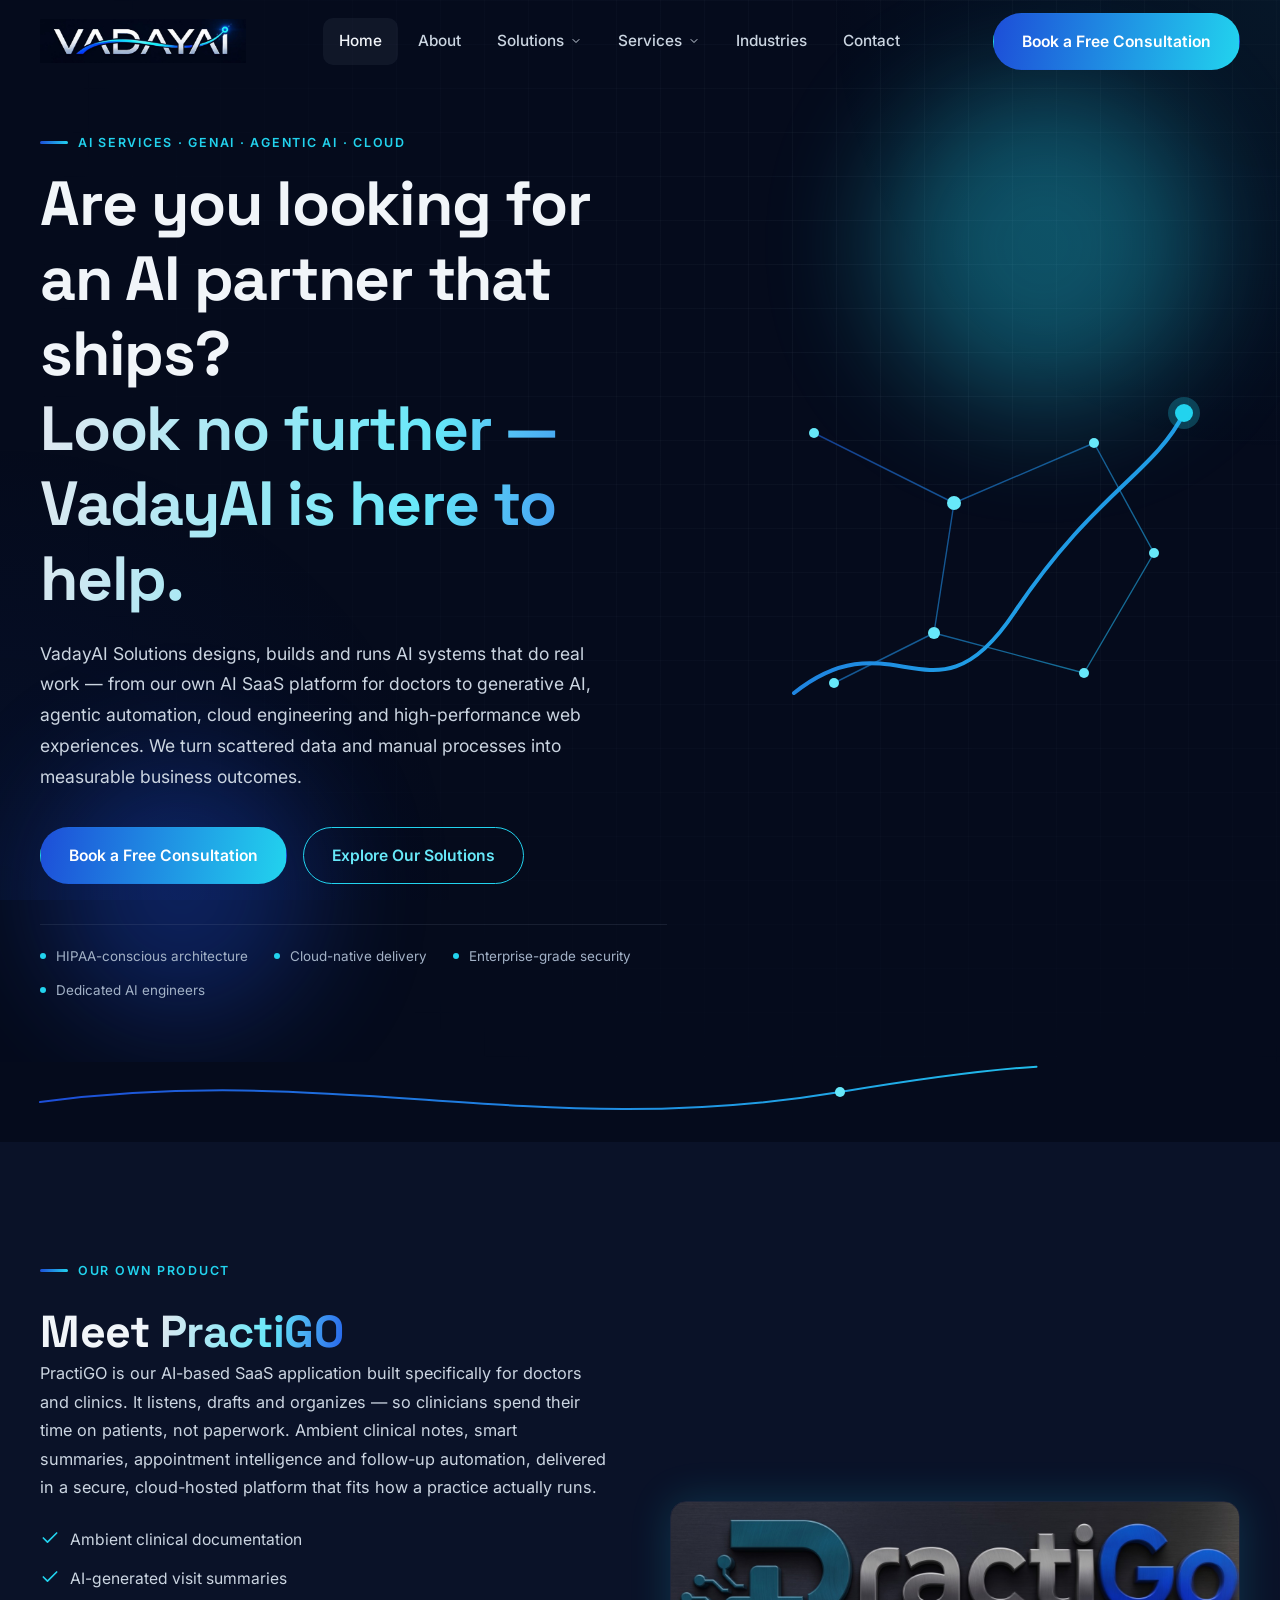
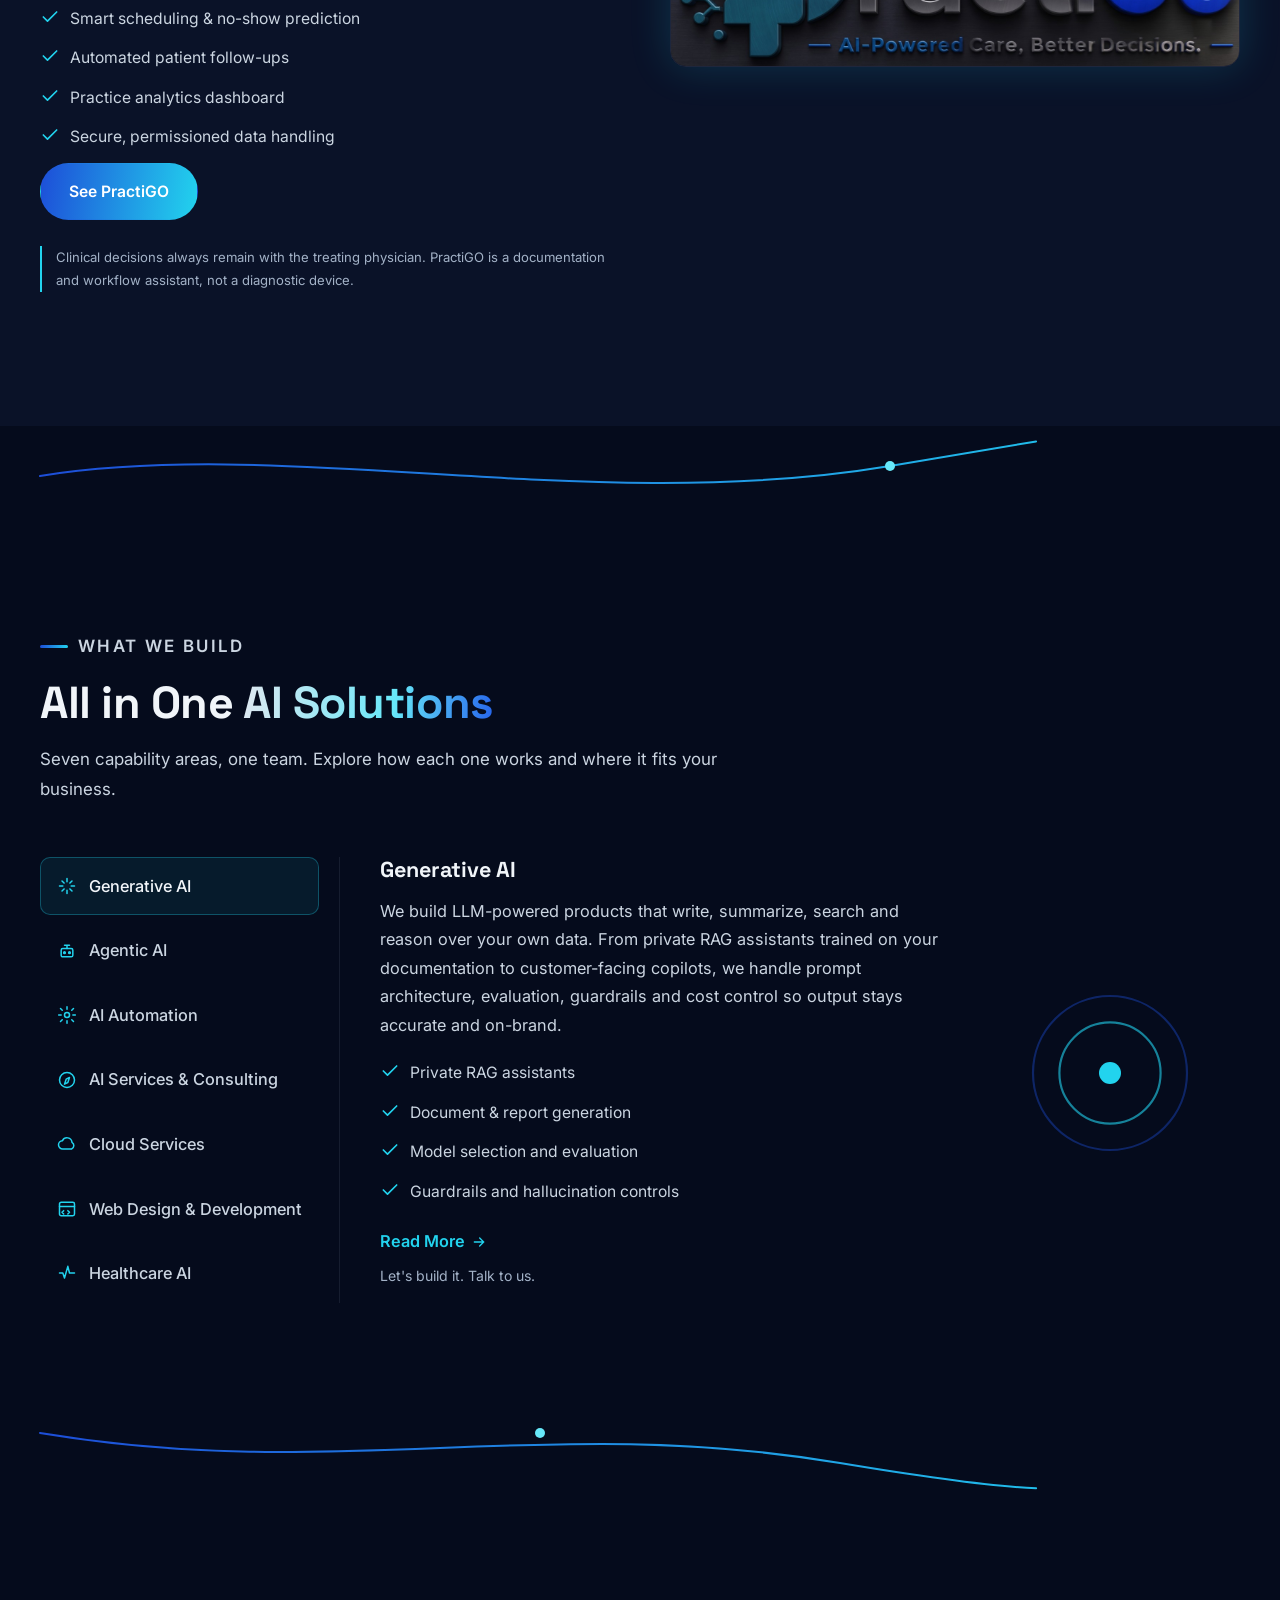
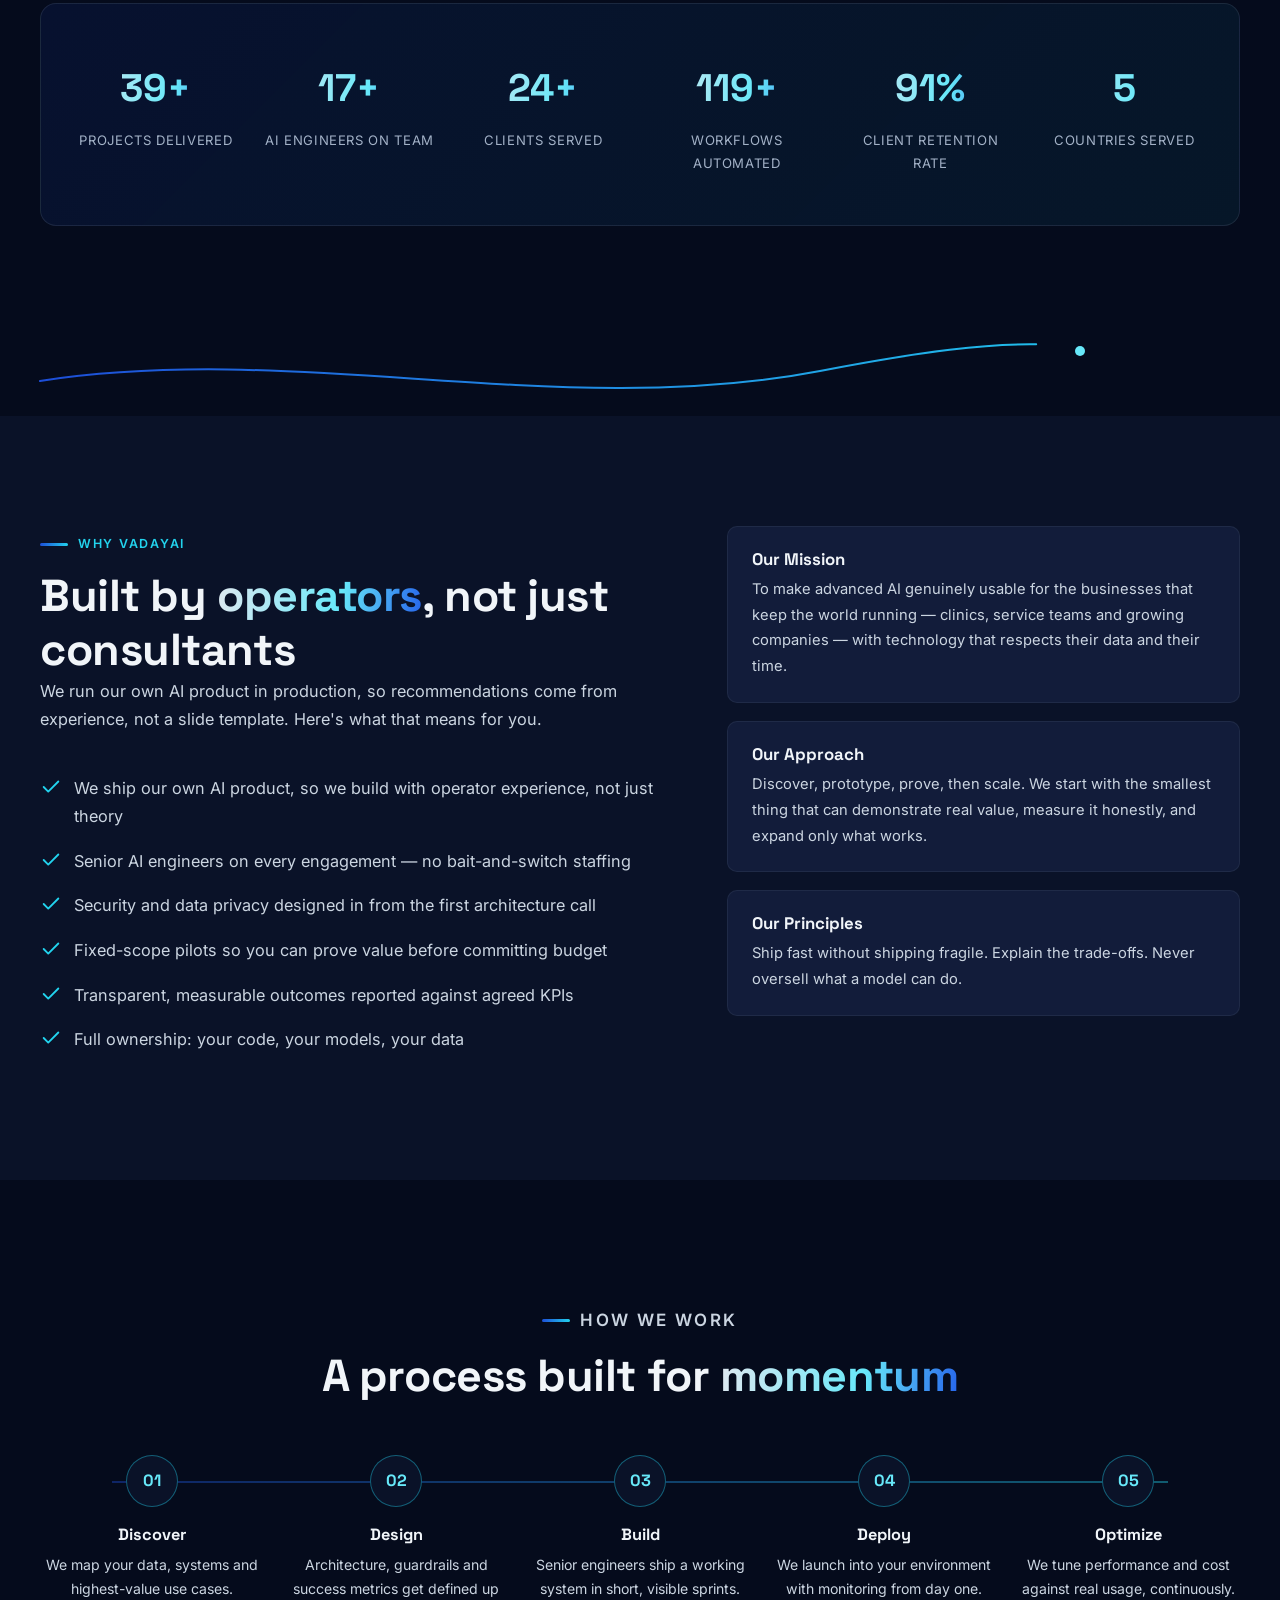
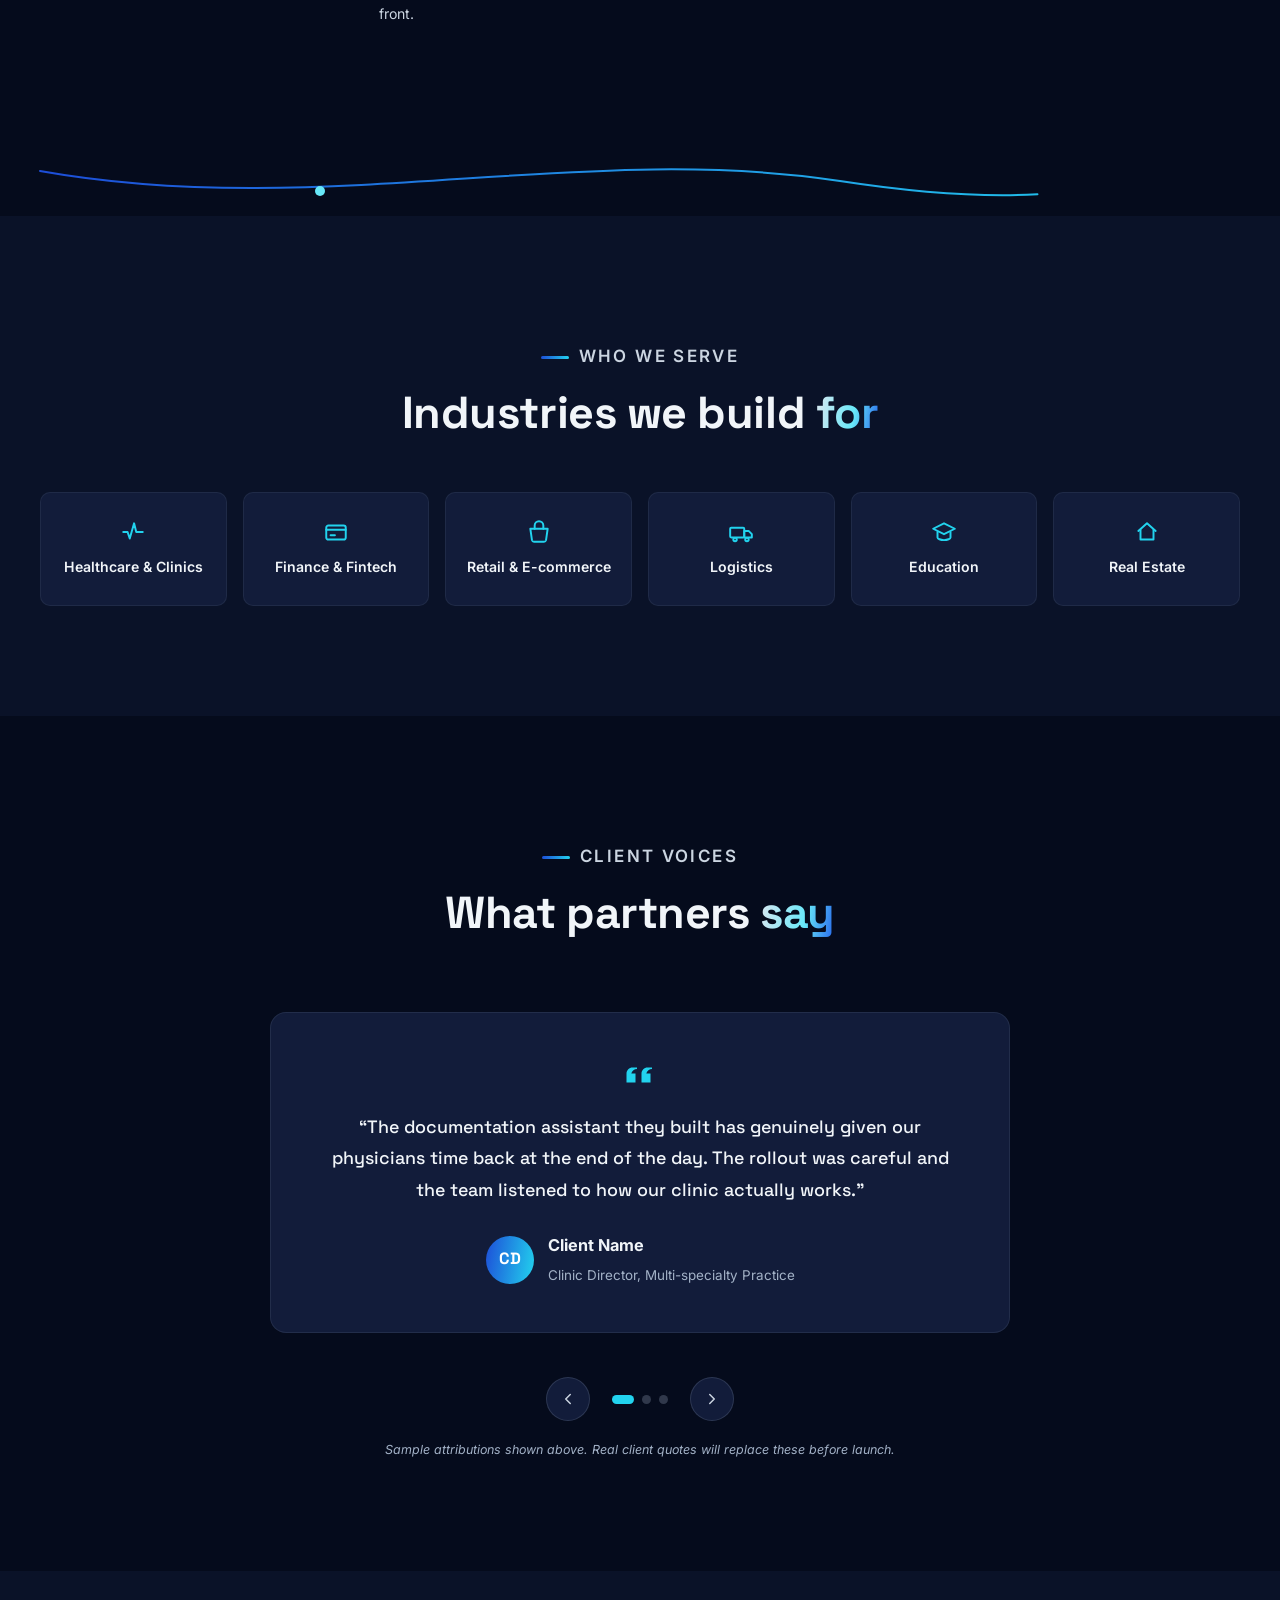
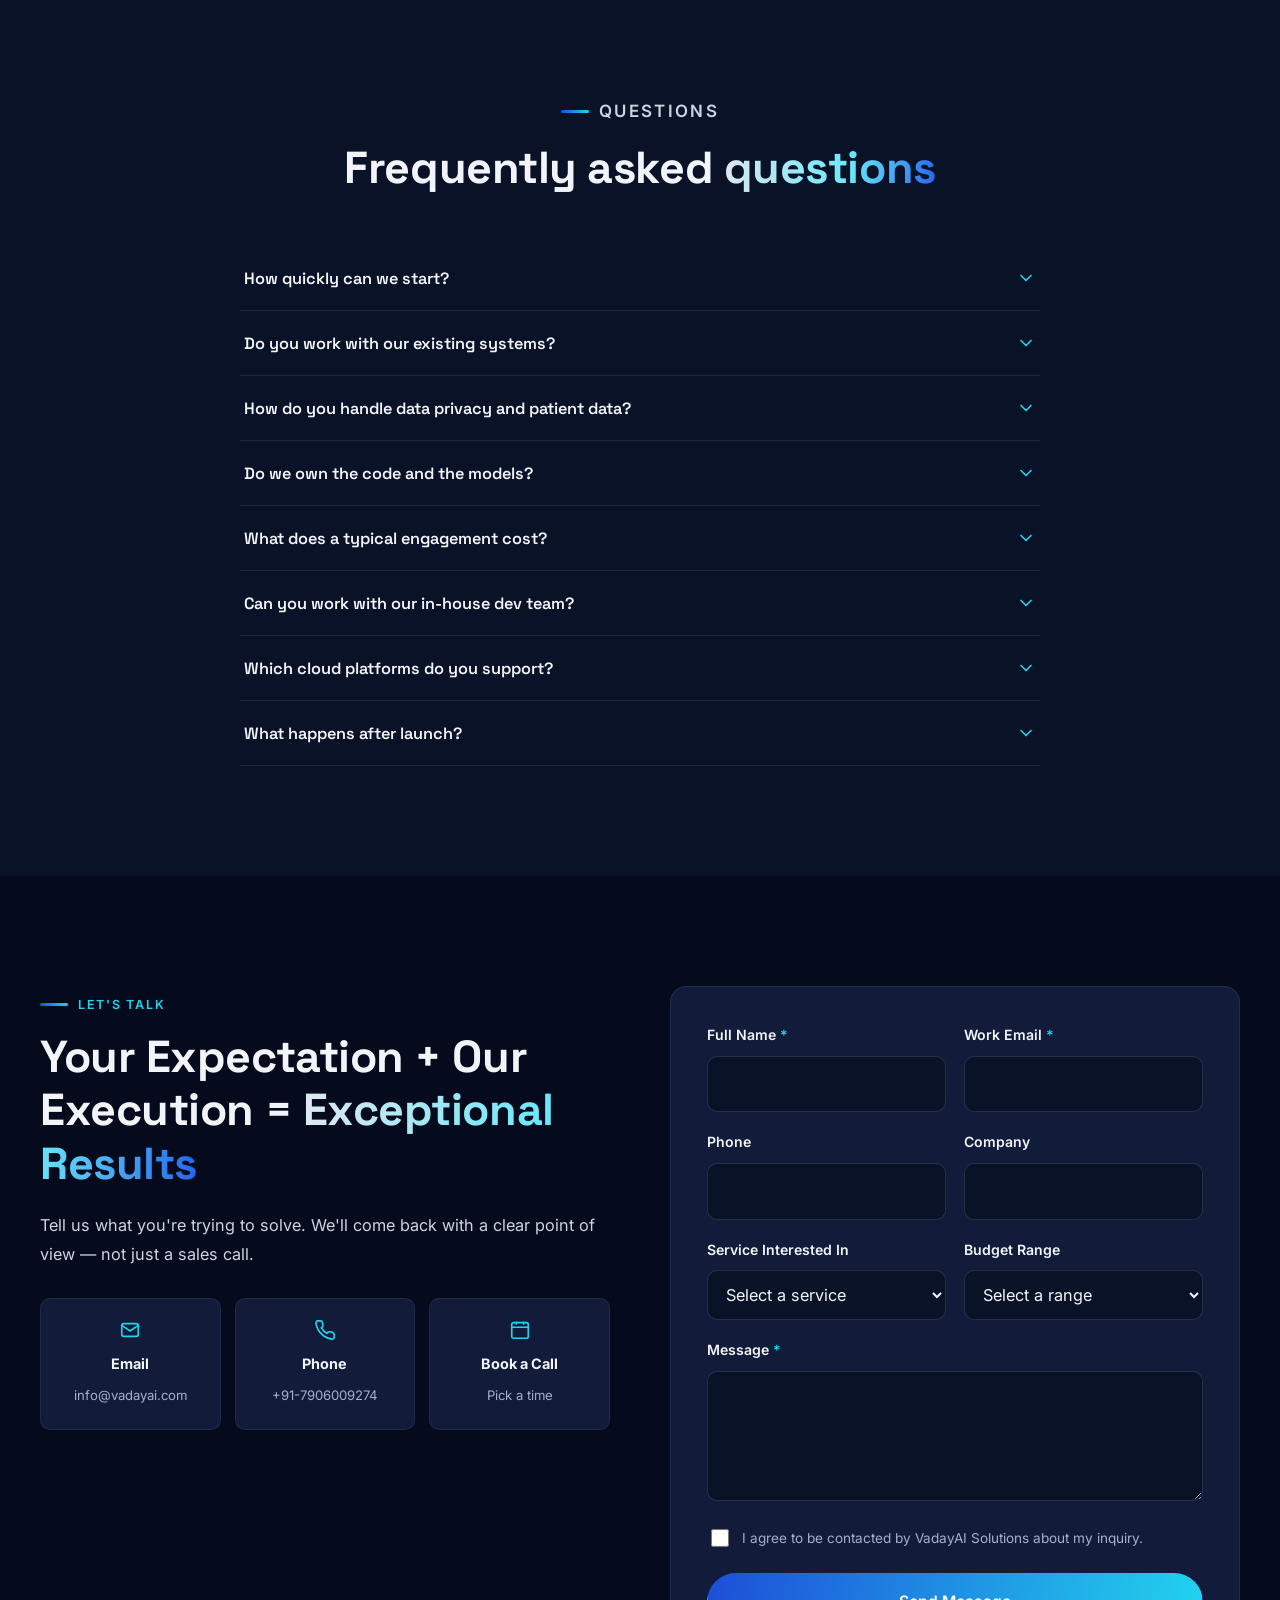
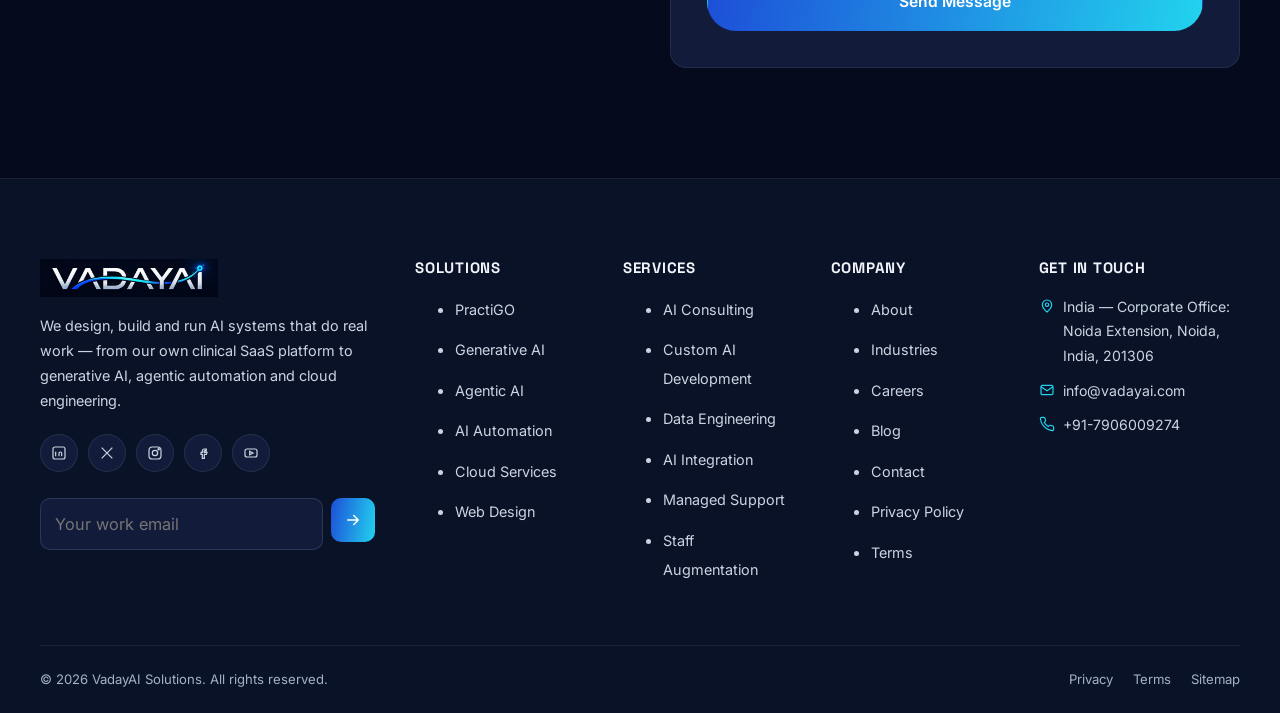
<file: index.html>
<!DOCTYPE html>
<html lang="en">
<head>
  <meta charset="UTF-8" />
  <meta name="viewport" content="width=device-width, initial-scale=1.0" />
  <title>VadayAI Solutions | AI, GenAI &amp; Agentic AI Partner</title>
  <meta name="description" content="VadayAI Solutions builds AI systems that ship — PractiGO for clinics, generative AI, agentic automation, cloud engineering and web development." />
  <link rel="canonical" href="https://www.vadayai.com/" />

  <link rel="icon" href="favicon.svg" type="image/svg+xml" />
  <link rel="preconnect" href="https://fonts.googleapis.com" />
  <link rel="preconnect" href="https://fonts.gstatic.com" crossorigin />
  <link href="https://fonts.googleapis.com/css2?family=Space+Grotesk:wght@600;700&amp;family=Inter:wght@400;500;600&amp;display=swap" rel="stylesheet" />
  <link rel="stylesheet" href="assets/css/style.css" />
  <link rel="stylesheet" href="assets/css/responsive.css" />

  <meta property="og:type" content="website" />
  <meta property="og:title" content="VadayAI Solutions | AI, GenAI &amp; Agentic AI Partner" />
  <meta property="og:description" content="AI systems that ship — PractiGO for clinics, generative AI, agentic automation, cloud engineering and web development." />
  <meta property="og:image" content="https://www.vadayai.com/assets/img/vadayai-logo.jpeg" />
  <meta property="og:url" content="https://www.vadayai.com/" />
  <meta name="twitter:card" content="summary_large_image" />
  <meta name="twitter:title" content="VadayAI Solutions | AI, GenAI &amp; Agentic AI Partner" />
  <meta name="twitter:description" content="AI systems that ship — PractiGO for clinics, generative AI, agentic automation, cloud engineering and web development." />
  <meta name="twitter:image" content="https://www.vadayai.com/assets/img/vadayai-logo.jpeg" />

  <script type="application/ld+json">
  {
    "@context": "https://schema.org",
    "@type": "Organization",
    "name": "VadayAI Solutions",
    "url": "https://www.vadayai.com/",
    "logo": "https://www.vadayai.com/assets/img/vadayai-logo.jpeg",
    "email": "info@vadayai.com",
    "sameAs": []
  }
  </script>
  <script type="application/ld+json">
  {
    "@context": "https://schema.org",
    "@type": "WebSite",
    "name": "VadayAI Solutions",
    "url": "https://www.vadayai.com/"
  }
  </script>
  <script type="application/ld+json">
  {
    "@context": "https://schema.org",
    "@type": "FAQPage",
    "mainEntity": [
      { "@type": "Question", "name": "How quickly can we start?", "acceptedAnswer": { "@type": "Answer", "text": "Most engagements kick off within one to two weeks of a signed scope. For a focused proof of concept, we can often begin discovery within days." } },
      { "@type": "Question", "name": "Do you work with our existing systems?", "acceptedAnswer": { "@type": "Answer", "text": "Yes. We design around the tools you already run — your CRM, EHR, ERP, data warehouse or ticketing system — rather than asking you to replace them." } },
      { "@type": "Question", "name": "How do you handle data privacy and patient data?", "acceptedAnswer": { "@type": "Answer", "text": "We build with a HIPAA-conscious architecture from day one: encryption in transit and at rest, role-based access, audit logging and data residency options." } },
      { "@type": "Question", "name": "Do we own the code and the models?", "acceptedAnswer": { "@type": "Answer", "text": "Yes. Unless you choose an ongoing managed-support arrangement, you own the code, the fine-tuned models and the data produced during the engagement." } },
      { "@type": "Question", "name": "What does a typical engagement cost?", "acceptedAnswer": { "@type": "Answer", "text": "It depends on scope. We favor fixed-scope pilots so you see working software and a clear cost before committing to a larger budget." } },
      { "@type": "Question", "name": "Can you work with our in-house dev team?", "acceptedAnswer": { "@type": "Answer", "text": "Absolutely — we regularly work alongside internal engineering teams, either leading a workstream or embedding as staff augmentation." } },
      { "@type": "Question", "name": "Which cloud platforms do you support?", "acceptedAnswer": { "@type": "Answer", "text": "We build and operate on AWS, Azure and Google Cloud, recommending whichever fits your existing environment and budget." } },
      { "@type": "Question", "name": "What happens after launch?", "acceptedAnswer": { "@type": "Answer", "text": "Every build ships with documentation and a handover session. You can maintain it in-house or move to a managed-support plan." } }
    ]
  }
  </script>
</head>
<body>

  <a class="skip-link" href="#main">Skip to main content</a>

  <svg width="0" height="0" style="position:absolute" aria-hidden="true" focusable="false">
    <defs>
      <linearGradient id="swooshGradient" x1="0%" y1="0%" x2="100%" y2="0%">
        <stop offset="0%" stop-color="#1D4ED8" />
        <stop offset="100%" stop-color="#22D3EE" />
      </linearGradient>
    </defs>
  </svg>

  <header class="site-header">
    <div class="header-inner">
      <a class="brand" href="index.html" aria-label="VadayAI Solutions — Home">
        <img src="assets/img/vadayai-logo.jpeg" alt="VadayAI Solutions" width="206" height="44" />
      </a>

      <nav class="main-nav" aria-label="Primary">
        <ul class="nav-list">
          <li><a class="nav-link" href="index.html">Home</a></li>
          <li><a class="nav-link" href="about.html">About</a></li>
          <li class="has-mega">
            <a class="nav-link" href="services.html" aria-haspopup="true" aria-expanded="false">
              Solutions
              <svg class="chev" viewBox="0 0 24 24" fill="none" stroke="currentColor" stroke-width="2" stroke-linecap="round" stroke-linejoin="round" aria-hidden="true"><path d="M6 9l6 6 6-6"/></svg>
            </a>
            <div class="mega-panel" role="menu" aria-label="Solutions">
              <a class="mega-item" href="practigo.html" role="menuitem">
                <span class="mega-icon" aria-hidden="true"><svg viewBox="0 0 24 24" fill="none" stroke="#fff" stroke-width="1.8" stroke-linecap="round" stroke-linejoin="round"><path d="M3 12h4l2 6 4-14 2 8h6"/></svg></span>
                <span><strong>PractiGO</strong><span>Our AI SaaS platform built for doctors and clinics</span></span>
              </a>
              <a class="mega-item" href="services.html#genai" role="menuitem">
                <span class="mega-icon" aria-hidden="true"><svg viewBox="0 0 24 24" fill="none" stroke="#fff" stroke-width="1.8" stroke-linecap="round" stroke-linejoin="round"><path d="M12 3v4M12 17v4M3 12h4M17 12h4M6 6l2.5 2.5M15.5 15.5 18 18M18 6l-2.5 2.5M8.5 15.5 6 18"/></svg></span>
                <span><strong>Generative AI Solutions</strong><span>LLM apps, copilots and content engines</span></span>
              </a>
              <a class="mega-item" href="services.html#agentic" role="menuitem">
                <span class="mega-icon" aria-hidden="true"><svg viewBox="0 0 24 24" fill="none" stroke="#fff" stroke-width="1.8" stroke-linecap="round" stroke-linejoin="round"><rect x="5" y="9" width="14" height="10" rx="2"/><circle cx="9" cy="14" r="1"/><circle cx="15" cy="14" r="1"/><path d="M12 9V5M9 5h6"/></svg></span>
                <span><strong>Agentic AI Systems</strong><span>Autonomous agents that execute multi-step work</span></span>
              </a>
              <a class="mega-item" href="services.html#automation" role="menuitem">
                <span class="mega-icon" aria-hidden="true"><svg viewBox="0 0 24 24" fill="none" stroke="#fff" stroke-width="1.8" stroke-linecap="round" stroke-linejoin="round"><circle cx="12" cy="12" r="3"/><path d="M12 2v3M12 19v3M4.2 4.2l2.1 2.1M17.7 17.7l2.1 2.1M2 12h3M19 12h3M4.2 19.8l2.1-2.1M17.7 6.3l2.1-2.1"/></svg></span>
                <span><strong>AI Automation</strong><span>Workflow and back-office automation</span></span>
              </a>
              <a class="mega-item" href="services.html#cloud" role="menuitem">
                <span class="mega-icon" aria-hidden="true"><svg viewBox="0 0 24 24" fill="none" stroke="#fff" stroke-width="1.8" stroke-linecap="round" stroke-linejoin="round"><path d="M7 18a5 5 0 0 1-.4-10 6 6 0 0 1 11.4 2A4.5 4.5 0 0 1 17.5 18Z"/></svg></span>
                <span><strong>Cloud Services</strong><span>Architecture, migration and DevOps</span></span>
              </a>
              <a class="mega-item" href="services.html#web" role="menuitem">
                <span class="mega-icon" aria-hidden="true"><svg viewBox="0 0 24 24" fill="none" stroke="#fff" stroke-width="1.8" stroke-linecap="round" stroke-linejoin="round"><rect x="3" y="4" width="18" height="16" rx="2"/><path d="M3 9h18"/><path d="M8 14l-2 2 2 2M13 14l2 2-2 2"/></svg></span>
                <span><strong>Web Design &amp; Development</strong><span>Conversion-focused sites and portals</span></span>
              </a>
            </div>
          </li>
          <li class="has-mega">
            <a class="nav-link" href="services.html" aria-haspopup="true" aria-expanded="false">
              Services
              <svg class="chev" viewBox="0 0 24 24" fill="none" stroke="currentColor" stroke-width="2" stroke-linecap="round" stroke-linejoin="round" aria-hidden="true"><path d="M6 9l6 6 6-6"/></svg>
            </a>
            <div class="mega-panel" role="menu" aria-label="Services">
              <a class="mega-item" href="services.html#consulting" role="menuitem">
                <span class="mega-icon" aria-hidden="true"><svg viewBox="0 0 24 24" fill="none" stroke="#fff" stroke-width="1.8" stroke-linecap="round" stroke-linejoin="round"><circle cx="12" cy="12" r="9"/><path d="M15 9l-2 6-4 2 2-6z"/></svg></span>
                <span><strong>AI Consulting &amp; Strategy</strong><span>Roadmaps and use-case prioritization</span></span>
              </a>
              <a class="mega-item" href="services.html#development" role="menuitem">
                <span class="mega-icon" aria-hidden="true"><svg viewBox="0 0 24 24" fill="none" stroke="#fff" stroke-width="1.8" stroke-linecap="round" stroke-linejoin="round"><path d="M8 4 3 12l5 8"/><path d="M16 4l5 8-5 8"/></svg></span>
                <span><strong>Custom AI Development</strong><span>Models and applications built for you</span></span>
              </a>
              <a class="mega-item" href="services.html#data" role="menuitem">
                <span class="mega-icon" aria-hidden="true"><svg viewBox="0 0 24 24" fill="none" stroke="#fff" stroke-width="1.8" stroke-linecap="round" stroke-linejoin="round"><ellipse cx="12" cy="6" rx="8" ry="3"/><path d="M4 6v6c0 1.7 3.6 3 8 3s8-1.3 8-3V6"/><path d="M4 12v6c0 1.7 3.6 3 8 3s8-1.3 8-3v-6"/></svg></span>
                <span><strong>Data Engineering &amp; RAG</strong><span>Pipelines and retrieval-grounded AI</span></span>
              </a>
              <a class="mega-item" href="services.html#integration" role="menuitem">
                <span class="mega-icon" aria-hidden="true"><svg viewBox="0 0 24 24" fill="none" stroke="#fff" stroke-width="1.8" stroke-linecap="round" stroke-linejoin="round"><path d="M9 12h6"/><path d="M10 6H7a6 6 0 0 0 0 12h3"/><path d="M14 6h3a6 6 0 0 1 0 12h-3"/></svg></span>
                <span><strong>AI Integration</strong><span>AI woven into the tools you already use</span></span>
              </a>
              <a class="mega-item" href="services.html#support" role="menuitem">
                <span class="mega-icon" aria-hidden="true"><svg viewBox="0 0 24 24" fill="none" stroke="#fff" stroke-width="1.8" stroke-linecap="round" stroke-linejoin="round"><path d="M12 3l8 4v5c0 5-3.4 8.4-8 9-4.6-.6-8-4-8-9V7z"/><path d="m9 12 2 2 4-4"/></svg></span>
                <span><strong>Managed AI Support</strong><span>Monitoring, tuning and updates post-launch</span></span>
              </a>
              <a class="mega-item" href="services.html#staffing" role="menuitem">
                <span class="mega-icon" aria-hidden="true"><svg viewBox="0 0 24 24" fill="none" stroke="#fff" stroke-width="1.8" stroke-linecap="round" stroke-linejoin="round"><circle cx="9" cy="8" r="3.5"/><path d="M2.5 19a6.5 6.5 0 0 1 13 0"/><circle cx="17.5" cy="9" r="3"/><path d="M15 12.5a5.5 5.5 0 0 1 6.5 5.4"/></svg></span>
                <span><strong>Staff Augmentation</strong><span>Senior AI engineers embedded in your team</span></span>
              </a>
            </div>
          </li>
          <li><a class="nav-link" href="industries.html">Industries</a></li>
          <li><a class="nav-link" href="contact.html">Contact</a></li>
        </ul>
      </nav>

      <div class="header-cta">
        <a class="btn btn-primary" href="contact.html">Book a Free Consultation</a>
        <button class="nav-toggle" aria-label="Open menu" aria-expanded="false" aria-controls="mobileNav">
          <svg viewBox="0 0 24 24" fill="none" stroke="currentColor" stroke-width="2" stroke-linecap="round" aria-hidden="true"><path d="M4 7h16M4 12h16M4 17h16"/></svg>
        </button>
      </div>
    </div>
  </header>

  <div class="mobile-nav" id="mobileNav">
    <div class="mobile-nav-head">
      <img src="assets/img/vadayai-logo.jpeg" alt="VadayAI Solutions" height="32" />
      <button class="mobile-nav-close" aria-label="Close menu">
        <svg viewBox="0 0 24 24" fill="none" stroke="currentColor" stroke-width="2" stroke-linecap="round" aria-hidden="true"><path d="M6 6l12 12M18 6 6 18"/></svg>
      </button>
    </div>
    <ul class="mobile-nav-list">
      <li><a href="index.html">Home</a></li>
      <li><a href="about.html">About</a></li>
      <li class="mobile-accordion">
        <button class="mobile-accordion-trigger" aria-expanded="false">Solutions
          <svg viewBox="0 0 24 24" fill="none" stroke="currentColor" stroke-width="2" stroke-linecap="round" stroke-linejoin="round" aria-hidden="true"><path d="M6 9l6 6 6-6"/></svg>
        </button>
        <div class="mobile-accordion-panel">
          <a href="practigo.html"><strong>PractiGO</strong><span>AI platform for doctors and clinics</span></a>
          <a href="services.html#genai"><strong>Generative AI Solutions</strong><span>LLM apps and copilots</span></a>
          <a href="services.html#agentic"><strong>Agentic AI Systems</strong><span>Autonomous multi-step agents</span></a>
          <a href="services.html#automation"><strong>AI Automation</strong><span>Workflow automation</span></a>
          <a href="services.html#cloud"><strong>Cloud Services</strong><span>Architecture and DevOps</span></a>
          <a href="services.html#web"><strong>Web Design &amp; Development</strong><span>Conversion-focused sites</span></a>
        </div>
      </li>
      <li class="mobile-accordion">
        <button class="mobile-accordion-trigger" aria-expanded="false">Services
          <svg viewBox="0 0 24 24" fill="none" stroke="currentColor" stroke-width="2" stroke-linecap="round" stroke-linejoin="round" aria-hidden="true"><path d="M6 9l6 6 6-6"/></svg>
        </button>
        <div class="mobile-accordion-panel">
          <a href="services.html#consulting"><strong>AI Consulting &amp; Strategy</strong></a>
          <a href="services.html#development"><strong>Custom AI Development</strong></a>
          <a href="services.html#data"><strong>Data Engineering &amp; RAG</strong></a>
          <a href="services.html#integration"><strong>AI Integration</strong></a>
          <a href="services.html#support"><strong>Managed AI Support</strong></a>
          <a href="services.html#staffing"><strong>Staff Augmentation</strong></a>
        </div>
      </li>
      <li><a href="industries.html">Industries</a></li>
      <li><a href="contact.html">Contact</a></li>
    </ul>
    <div class="mobile-nav-cta">
      <a class="btn btn-primary" href="contact.html">Book a Free Consultation</a>
    </div>
  </div>

  <main id="main">

    <!-- ============================== HERO ============================== -->
    <section class="hero">
      <div class="hero-bg" aria-hidden="true">
        <div class="hero-grid"></div>
        <div class="orb orb-1"></div>
        <div class="orb orb-2"></div>
      </div>
      <div class="container hero-grid-layout">
        <div class="hero-content">
          <p class="eyebrow">AI Services · GenAI · Agentic AI · Cloud</p>
          <h1>
            <span class="line">Are you looking for an AI partner that ships?</span>
            <span class="line grad-text">Look no further — VadayAI is here to help.</span>
          </h1>
          <p class="lede">VadayAI Solutions designs, builds and runs AI systems that do real work — from our own AI SaaS platform for doctors to generative AI, agentic automation, cloud engineering and high-performance web experiences. We turn scattered data and manual processes into measurable business outcomes.</p>
          <div class="hero-ctas">
            <a class="btn btn-primary" href="contact.html">Book a Free Consultation</a>
            <a class="btn btn-secondary" href="services.html">Explore Our Solutions</a>
          </div>
          <div class="trust-strip">
            <span>HIPAA-conscious architecture</span>
            <span>Cloud-native delivery</span>
            <span>Enterprise-grade security</span>
            <span>Dedicated AI engineers</span>
          </div>
        </div>
        <div class="hero-art" aria-hidden="true">
          <svg viewBox="0 0 460 420" fill="none">
            <defs>
              <linearGradient id="heroLine" x1="0" y1="0" x2="460" y2="420" gradientUnits="userSpaceOnUse">
                <stop offset="0%" stop-color="#1D4ED8"/>
                <stop offset="100%" stop-color="#22D3EE"/>
              </linearGradient>
            </defs>
            <g stroke="url(#heroLine)" stroke-width="1.4" opacity="0.6">
              <line x1="60" y1="80" x2="200" y2="150"/>
              <line x1="200" y1="150" x2="340" y2="90"/>
              <line x1="200" y1="150" x2="180" y2="280"/>
              <line x1="180" y1="280" x2="80" y2="330"/>
              <line x1="180" y1="280" x2="330" y2="320"/>
              <line x1="340" y1="90" x2="400" y2="200"/>
              <line x1="400" y1="200" x2="330" y2="320"/>
            </g>
            <path d="M40 340 C 140 260, 180 380, 260 260 S 400 120, 430 60" stroke="url(#heroLine)" stroke-width="4" stroke-linecap="round" fill="none"/>
            <g fill="#67E8F9">
              <circle cx="60" cy="80" r="5"/>
              <circle cx="200" cy="150" r="7"/>
              <circle cx="340" cy="90" r="5"/>
              <circle cx="180" cy="280" r="6"/>
              <circle cx="80" cy="330" r="5"/>
              <circle cx="330" cy="320" r="5"/>
              <circle cx="400" cy="200" r="5"/>
            </g>
            <circle cx="430" cy="60" r="9" fill="#22D3EE"/>
            <circle cx="430" cy="60" r="16" fill="#22D3EE" opacity="0.25"/>
          </svg>
        </div>
      </div>
    </section>

    <div class="container"><svg class="swoosh-divider" viewBox="0 0 1200 80" preserveAspectRatio="none" aria-hidden="true"><path d="M0 40 C 300 0, 500 80, 800 30 S 1100 10, 1200 40"/><circle cx="800" cy="30" r="5" fill="#67E8F9"/></svg></div>

    <!-- ====================== PractiGO SPOTLIGHT ====================== -->
    <section class="bg-alt">
      <div class="container spotlight">
        <div class="spotlight-copy" data-reveal>
          <p class="eyebrow">Our Own Product</p>
          <h2>Meet <span class="grad-text">PractiGO</span></h2>
          <p>PractiGO is our AI-based SaaS application built specifically for doctors and clinics. It listens, drafts and organizes — so clinicians spend their time on patients, not paperwork. Ambient clinical notes, smart summaries, appointment intelligence and follow-up automation, delivered in a secure, cloud-hosted platform that fits how a practice actually runs.</p>
          <ul class="tick-list">
            <li><svg viewBox="0 0 24 24" fill="none" stroke="currentColor" stroke-width="2" stroke-linecap="round" stroke-linejoin="round" aria-hidden="true"><path d="M20 6 9 17l-5-5"/></svg>Ambient clinical documentation</li>
            <li><svg viewBox="0 0 24 24" fill="none" stroke="currentColor" stroke-width="2" stroke-linecap="round" stroke-linejoin="round" aria-hidden="true"><path d="M20 6 9 17l-5-5"/></svg>AI-generated visit summaries</li>
            <li><svg viewBox="0 0 24 24" fill="none" stroke="currentColor" stroke-width="2" stroke-linecap="round" stroke-linejoin="round" aria-hidden="true"><path d="M20 6 9 17l-5-5"/></svg>Smart scheduling &amp; no-show prediction</li>
            <li><svg viewBox="0 0 24 24" fill="none" stroke="currentColor" stroke-width="2" stroke-linecap="round" stroke-linejoin="round" aria-hidden="true"><path d="M20 6 9 17l-5-5"/></svg>Automated patient follow-ups</li>
            <li><svg viewBox="0 0 24 24" fill="none" stroke="currentColor" stroke-width="2" stroke-linecap="round" stroke-linejoin="round" aria-hidden="true"><path d="M20 6 9 17l-5-5"/></svg>Practice analytics dashboard</li>
            <li><svg viewBox="0 0 24 24" fill="none" stroke="currentColor" stroke-width="2" stroke-linecap="round" stroke-linejoin="round" aria-hidden="true"><path d="M20 6 9 17l-5-5"/></svg>Secure, permissioned data handling</li>
          </ul>
          <a class="btn btn-primary" href="practigo.html">See PractiGO</a>
          <p class="fine-print">Clinical decisions always remain with the treating physician. PractiGO is a documentation and workflow assistant, not a diagnostic device.</p>
        </div>
        <div class="spotlight-media" data-reveal data-reveal-delay="120">
          <img src="assets/img/practigo-logo.jpeg" alt="PractiGO — AI-Powered Care, Better Decisions" style="width:100%;height:auto;border-radius:var(--radius);border:1px solid rgba(148,163,184,0.14);box-shadow:var(--shadow-glow)" />
        </div>
      </div>
    </section>

    <div class="container"><svg class="swoosh-divider" viewBox="0 0 1200 80" preserveAspectRatio="none" aria-hidden="true"><path d="M0 50 C 250 10, 550 90, 850 40 S 1050 0, 1200 30"/><circle cx="850" cy="40" r="5" fill="#67E8F9"/></svg></div>

    <!-- ===================== ALL IN ONE AI SOLUTIONS (TABS) ================ -->
    <section>
      <div class="container">
        <div class="section-head" data-reveal>
          <p class="eyebrow">What We Build</p>
          <h2>All in One <span class="grad-text">AI Solutions</span></h2>
          <p>Seven capability areas, one team. Explore how each one works and where it fits your business.</p>
        </div>

        <div class="tabs-layout">
          <div class="tablist" role="tablist" aria-label="AI solution areas" data-reveal>
            <button class="tab-btn" role="tab" id="tab-genai" aria-controls="panel-genai" aria-selected="true" tabindex="0">
              <svg viewBox="0 0 24 24" fill="none" stroke="currentColor" stroke-width="1.8" stroke-linecap="round" stroke-linejoin="round" aria-hidden="true"><path d="M12 3v4M12 17v4M3 12h4M17 12h4M6 6l2.5 2.5M15.5 15.5 18 18M18 6l-2.5 2.5M8.5 15.5 6 18"/></svg>
              Generative AI
            </button>
            <button class="tab-btn" role="tab" id="tab-agentic" aria-controls="panel-agentic" aria-selected="false" tabindex="-1">
              <svg viewBox="0 0 24 24" fill="none" stroke="currentColor" stroke-width="1.8" stroke-linecap="round" stroke-linejoin="round" aria-hidden="true"><rect x="5" y="9" width="14" height="10" rx="2"/><circle cx="9" cy="14" r="1"/><circle cx="15" cy="14" r="1"/><path d="M12 9V5M9 5h6"/></svg>
              Agentic AI
            </button>
            <button class="tab-btn" role="tab" id="tab-automation" aria-controls="panel-automation" aria-selected="false" tabindex="-1">
              <svg viewBox="0 0 24 24" fill="none" stroke="currentColor" stroke-width="1.8" stroke-linecap="round" stroke-linejoin="round" aria-hidden="true"><circle cx="12" cy="12" r="3"/><path d="M12 2v3M12 19v3M4.2 4.2l2.1 2.1M17.7 17.7l2.1 2.1M2 12h3M19 12h3M4.2 19.8l2.1-2.1M17.7 6.3l2.1-2.1"/></svg>
              AI Automation
            </button>
            <button class="tab-btn" role="tab" id="tab-consulting" aria-controls="panel-consulting" aria-selected="false" tabindex="-1">
              <svg viewBox="0 0 24 24" fill="none" stroke="currentColor" stroke-width="1.8" stroke-linecap="round" stroke-linejoin="round" aria-hidden="true"><circle cx="12" cy="12" r="9"/><path d="M15 9l-2 6-4 2 2-6z"/></svg>
              AI Services &amp; Consulting
            </button>
            <button class="tab-btn" role="tab" id="tab-cloud" aria-controls="panel-cloud" aria-selected="false" tabindex="-1">
              <svg viewBox="0 0 24 24" fill="none" stroke="currentColor" stroke-width="1.8" stroke-linecap="round" stroke-linejoin="round" aria-hidden="true"><path d="M7 18a5 5 0 0 1-.4-10 6 6 0 0 1 11.4 2A4.5 4.5 0 0 1 17.5 18Z"/></svg>
              Cloud Services
            </button>
            <button class="tab-btn" role="tab" id="tab-web" aria-controls="panel-web" aria-selected="false" tabindex="-1">
              <svg viewBox="0 0 24 24" fill="none" stroke="currentColor" stroke-width="1.8" stroke-linecap="round" stroke-linejoin="round" aria-hidden="true"><rect x="3" y="4" width="18" height="16" rx="2"/><path d="M3 9h18"/><path d="M8 14l-2 2 2 2M13 14l2 2-2 2"/></svg>
              Web Design &amp; Development
            </button>
            <button class="tab-btn" role="tab" id="tab-healthcare" aria-controls="panel-healthcare" aria-selected="false" tabindex="-1">
              <svg viewBox="0 0 24 24" fill="none" stroke="currentColor" stroke-width="1.8" stroke-linecap="round" stroke-linejoin="round" aria-hidden="true"><path d="M3 12h4l2 6 4-14 2 8h6"/></svg>
              Healthcare AI
            </button>
          </div>

          <div class="tab-panels" data-reveal data-reveal-delay="120">
            <div class="tab-panel is-active" id="panel-genai" role="tabpanel" aria-labelledby="tab-genai">
              <div class="tab-panel-inner">
                <div>
                  <h3>Generative AI</h3>
                  <p>We build LLM-powered products that write, summarize, search and reason over your own data. From private RAG assistants trained on your documentation to customer-facing copilots, we handle prompt architecture, evaluation, guardrails and cost control so output stays accurate and on-brand.</p>
                  <ul class="tick-list">
                    <li><svg viewBox="0 0 24 24" fill="none" stroke="currentColor" stroke-width="2" stroke-linecap="round" stroke-linejoin="round" aria-hidden="true"><path d="M20 6 9 17l-5-5"/></svg>Private RAG assistants</li>
                    <li><svg viewBox="0 0 24 24" fill="none" stroke="currentColor" stroke-width="2" stroke-linecap="round" stroke-linejoin="round" aria-hidden="true"><path d="M20 6 9 17l-5-5"/></svg>Document &amp; report generation</li>
                    <li><svg viewBox="0 0 24 24" fill="none" stroke="currentColor" stroke-width="2" stroke-linecap="round" stroke-linejoin="round" aria-hidden="true"><path d="M20 6 9 17l-5-5"/></svg>Model selection and evaluation</li>
                    <li><svg viewBox="0 0 24 24" fill="none" stroke="currentColor" stroke-width="2" stroke-linecap="round" stroke-linejoin="round" aria-hidden="true"><path d="M20 6 9 17l-5-5"/></svg>Guardrails and hallucination controls</li>
                  </ul>
                  <a class="read-more" href="services.html#genai">Read More <svg viewBox="0 0 24 24" fill="none" stroke="currentColor" stroke-width="2" stroke-linecap="round" aria-hidden="true"><path d="M5 12h14M13 6l6 6-6 6"/></svg></a>
                  <span class="talk-line">Let's build it. <a href="contact.html">Talk to us</a>.</span>
                </div>
                <div class="tab-illustration" aria-hidden="true">
                  <svg viewBox="0 0 200 200" fill="none"><circle cx="100" cy="100" r="70" stroke="#1D4ED8" stroke-width="2" opacity="0.4"/><circle cx="100" cy="100" r="46" stroke="#22D3EE" stroke-width="2" opacity="0.6"/><circle cx="100" cy="100" r="10" fill="#22D3EE"/></svg>
                </div>
              </div>
            </div>

            <div class="tab-panel" id="panel-agentic" role="tabpanel" aria-labelledby="tab-agentic">
              <div class="tab-panel-inner">
                <div>
                  <h3>Agentic AI</h3>
                  <p>Agents that don't just answer — they act. We design multi-step autonomous systems with tool access, memory and human-in-the-loop checkpoints, so routine operational work runs on its own while your team keeps oversight where it matters.</p>
                  <ul class="tick-list">
                    <li><svg viewBox="0 0 24 24" fill="none" stroke="currentColor" stroke-width="2" stroke-linecap="round" stroke-linejoin="round" aria-hidden="true"><path d="M20 6 9 17l-5-5"/></svg>Multi-agent orchestration</li>
                    <li><svg viewBox="0 0 24 24" fill="none" stroke="currentColor" stroke-width="2" stroke-linecap="round" stroke-linejoin="round" aria-hidden="true"><path d="M20 6 9 17l-5-5"/></svg>Tool and API calling</li>
                    <li><svg viewBox="0 0 24 24" fill="none" stroke="currentColor" stroke-width="2" stroke-linecap="round" stroke-linejoin="round" aria-hidden="true"><path d="M20 6 9 17l-5-5"/></svg>Human-in-the-loop approvals</li>
                    <li><svg viewBox="0 0 24 24" fill="none" stroke="currentColor" stroke-width="2" stroke-linecap="round" stroke-linejoin="round" aria-hidden="true"><path d="M20 6 9 17l-5-5"/></svg>Full audit trails</li>
                  </ul>
                  <a class="read-more" href="services.html#agentic">Read More <svg viewBox="0 0 24 24" fill="none" stroke="currentColor" stroke-width="2" stroke-linecap="round" aria-hidden="true"><path d="M5 12h14M13 6l6 6-6 6"/></svg></a>
                  <span class="talk-line">Let's build it. <a href="contact.html">Talk to us</a>.</span>
                </div>
                <div class="tab-illustration" aria-hidden="true">
                  <svg viewBox="0 0 200 200" fill="none"><rect x="55" y="70" width="90" height="80" rx="14" stroke="#22D3EE" stroke-width="2"/><circle cx="82" cy="105" r="6" fill="#22D3EE"/><circle cx="118" cy="105" r="6" fill="#22D3EE"/><path d="M100 70V45M85 45h30" stroke="#1D4ED8" stroke-width="2"/></svg>
                </div>
              </div>
            </div>

            <div class="tab-panel" id="panel-automation" role="tabpanel" aria-labelledby="tab-automation">
              <div class="tab-panel-inner">
                <div>
                  <h3>AI Automation</h3>
                  <p>We map the manual work draining your team's hours and automate it end to end — intake, triage, data entry, reconciliation, reporting and follow-up — connecting the systems you already use rather than replacing them.</p>
                  <ul class="tick-list">
                    <li><svg viewBox="0 0 24 24" fill="none" stroke="currentColor" stroke-width="2" stroke-linecap="round" stroke-linejoin="round" aria-hidden="true"><path d="M20 6 9 17l-5-5"/></svg>Workflow discovery and mapping</li>
                    <li><svg viewBox="0 0 24 24" fill="none" stroke="currentColor" stroke-width="2" stroke-linecap="round" stroke-linejoin="round" aria-hidden="true"><path d="M20 6 9 17l-5-5"/></svg>Document and email automation</li>
                    <li><svg viewBox="0 0 24 24" fill="none" stroke="currentColor" stroke-width="2" stroke-linecap="round" stroke-linejoin="round" aria-hidden="true"><path d="M20 6 9 17l-5-5"/></svg>CRM/ERP integration</li>
                    <li><svg viewBox="0 0 24 24" fill="none" stroke="currentColor" stroke-width="2" stroke-linecap="round" stroke-linejoin="round" aria-hidden="true"><path d="M20 6 9 17l-5-5"/></svg>Measurable hours saved</li>
                  </ul>
                  <a class="read-more" href="services.html#automation">Read More <svg viewBox="0 0 24 24" fill="none" stroke="currentColor" stroke-width="2" stroke-linecap="round" aria-hidden="true"><path d="M5 12h14M13 6l6 6-6 6"/></svg></a>
                  <span class="talk-line">Let's build it. <a href="contact.html">Talk to us</a>.</span>
                </div>
                <div class="tab-illustration" aria-hidden="true">
                  <svg viewBox="0 0 200 200" fill="none"><circle cx="70" cy="100" r="20" stroke="#22D3EE" stroke-width="2"/><circle cx="130" cy="60" r="14" stroke="#1D4ED8" stroke-width="2"/><circle cx="130" cy="140" r="14" stroke="#1D4ED8" stroke-width="2"/><path d="M88 92 118 66M88 108l30 26" stroke="#67E8F9" stroke-width="2"/></svg>
                </div>
              </div>
            </div>

            <div class="tab-panel" id="panel-consulting" role="tabpanel" aria-labelledby="tab-consulting">
              <div class="tab-panel-inner">
                <div>
                  <h3>AI Services &amp; Consulting</h3>
                  <p>Not sure where AI actually pays off? We run a structured discovery, score your use cases on impact versus effort, and deliver a costed roadmap with a working proof of concept — not a slide deck.</p>
                  <ul class="tick-list">
                    <li><svg viewBox="0 0 24 24" fill="none" stroke="currentColor" stroke-width="2" stroke-linecap="round" stroke-linejoin="round" aria-hidden="true"><path d="M20 6 9 17l-5-5"/></svg>AI readiness assessment</li>
                    <li><svg viewBox="0 0 24 24" fill="none" stroke="currentColor" stroke-width="2" stroke-linecap="round" stroke-linejoin="round" aria-hidden="true"><path d="M20 6 9 17l-5-5"/></svg>Use-case prioritization</li>
                    <li><svg viewBox="0 0 24 24" fill="none" stroke="currentColor" stroke-width="2" stroke-linecap="round" stroke-linejoin="round" aria-hidden="true"><path d="M20 6 9 17l-5-5"/></svg>Proof of concept in weeks</li>
                    <li><svg viewBox="0 0 24 24" fill="none" stroke="currentColor" stroke-width="2" stroke-linecap="round" stroke-linejoin="round" aria-hidden="true"><path d="M20 6 9 17l-5-5"/></svg>Adoption and training</li>
                  </ul>
                  <a class="read-more" href="services.html#consulting">Read More <svg viewBox="0 0 24 24" fill="none" stroke="currentColor" stroke-width="2" stroke-linecap="round" aria-hidden="true"><path d="M5 12h14M13 6l6 6-6 6"/></svg></a>
                  <span class="talk-line">Let's build it. <a href="contact.html">Talk to us</a>.</span>
                </div>
                <div class="tab-illustration" aria-hidden="true">
                  <svg viewBox="0 0 200 200" fill="none"><circle cx="100" cy="100" r="60" stroke="#1D4ED8" stroke-width="2"/><path d="M100 100 130 70" stroke="#22D3EE" stroke-width="3" stroke-linecap="round"/><circle cx="100" cy="100" r="6" fill="#22D3EE"/></svg>
                </div>
              </div>
            </div>

            <div class="tab-panel" id="panel-cloud" role="tabpanel" aria-labelledby="tab-cloud">
              <div class="tab-panel-inner">
                <div>
                  <h3>Cloud Services</h3>
                  <p>Cloud architecture built for AI workloads. We design, migrate and operate secure, scalable infrastructure across AWS, Azure and GCP with cost governance built in from day one.</p>
                  <ul class="tick-list">
                    <li><svg viewBox="0 0 24 24" fill="none" stroke="currentColor" stroke-width="2" stroke-linecap="round" stroke-linejoin="round" aria-hidden="true"><path d="M20 6 9 17l-5-5"/></svg>Cloud migration &amp; modernization</li>
                    <li><svg viewBox="0 0 24 24" fill="none" stroke="currentColor" stroke-width="2" stroke-linecap="round" stroke-linejoin="round" aria-hidden="true"><path d="M20 6 9 17l-5-5"/></svg>Kubernetes and serverless</li>
                    <li><svg viewBox="0 0 24 24" fill="none" stroke="currentColor" stroke-width="2" stroke-linecap="round" stroke-linejoin="round" aria-hidden="true"><path d="M20 6 9 17l-5-5"/></svg>CI/CD and DevOps</li>
                    <li><svg viewBox="0 0 24 24" fill="none" stroke="currentColor" stroke-width="2" stroke-linecap="round" stroke-linejoin="round" aria-hidden="true"><path d="M20 6 9 17l-5-5"/></svg>Cost optimization &amp; FinOps</li>
                  </ul>
                  <a class="read-more" href="services.html#cloud">Read More <svg viewBox="0 0 24 24" fill="none" stroke="currentColor" stroke-width="2" stroke-linecap="round" aria-hidden="true"><path d="M5 12h14M13 6l6 6-6 6"/></svg></a>
                  <span class="talk-line">Let's build it. <a href="contact.html">Talk to us</a>.</span>
                </div>
                <div class="tab-illustration" aria-hidden="true">
                  <svg viewBox="0 0 200 200" fill="none"><path d="M70 130a30 30 0 0 1-3-59 36 36 0 0 1 68 12 27 27 0 0 1-5 47Z" stroke="#22D3EE" stroke-width="2"/></svg>
                </div>
              </div>
            </div>

            <div class="tab-panel" id="panel-web" role="tabpanel" aria-labelledby="tab-web">
              <div class="tab-panel-inner">
                <div>
                  <h3>Web Design &amp; Development</h3>
                  <p>Fast, accessible, conversion-focused websites and web applications. Custom design, clean semantic code, strong Core Web Vitals, and CMS or headless options so your team can publish without a developer.</p>
                  <ul class="tick-list">
                    <li><svg viewBox="0 0 24 24" fill="none" stroke="currentColor" stroke-width="2" stroke-linecap="round" stroke-linejoin="round" aria-hidden="true"><path d="M20 6 9 17l-5-5"/></svg>Custom UI/UX design</li>
                    <li><svg viewBox="0 0 24 24" fill="none" stroke="currentColor" stroke-width="2" stroke-linecap="round" stroke-linejoin="round" aria-hidden="true"><path d="M20 6 9 17l-5-5"/></svg>Responsive, accessible builds</li>
                    <li><svg viewBox="0 0 24 24" fill="none" stroke="currentColor" stroke-width="2" stroke-linecap="round" stroke-linejoin="round" aria-hidden="true"><path d="M20 6 9 17l-5-5"/></svg>SEO and performance engineering</li>
                    <li><svg viewBox="0 0 24 24" fill="none" stroke="currentColor" stroke-width="2" stroke-linecap="round" stroke-linejoin="round" aria-hidden="true"><path d="M20 6 9 17l-5-5"/></svg>CMS and headless setups</li>
                  </ul>
                  <a class="read-more" href="services.html#web">Read More <svg viewBox="0 0 24 24" fill="none" stroke="currentColor" stroke-width="2" stroke-linecap="round" aria-hidden="true"><path d="M5 12h14M13 6l6 6-6 6"/></svg></a>
                  <span class="talk-line">Let's build it. <a href="contact.html">Talk to us</a>.</span>
                </div>
                <div class="tab-illustration" aria-hidden="true">
                  <svg viewBox="0 0 200 200" fill="none"><rect x="45" y="55" width="110" height="90" rx="10" stroke="#1D4ED8" stroke-width="2"/><path d="M45 78h110" stroke="#1D4ED8" stroke-width="2"/><circle cx="58" cy="66" r="3" fill="#22D3EE"/></svg>
                </div>
              </div>
            </div>

            <div class="tab-panel" id="panel-healthcare" role="tabpanel" aria-labelledby="tab-healthcare">
              <div class="tab-panel-inner">
                <div>
                  <h3>Healthcare AI</h3>
                  <p>Deep domain focus from building our own clinical product. We bring that experience to hospitals, clinic chains and health-tech companies: clinical documentation, patient engagement, and privacy-conscious data pipelines.</p>
                  <ul class="tick-list">
                    <li><svg viewBox="0 0 24 24" fill="none" stroke="currentColor" stroke-width="2" stroke-linecap="round" stroke-linejoin="round" aria-hidden="true"><path d="M20 6 9 17l-5-5"/></svg>Clinical documentation AI</li>
                    <li><svg viewBox="0 0 24 24" fill="none" stroke="currentColor" stroke-width="2" stroke-linecap="round" stroke-linejoin="round" aria-hidden="true"><path d="M20 6 9 17l-5-5"/></svg>Patient engagement automation</li>
                    <li><svg viewBox="0 0 24 24" fill="none" stroke="currentColor" stroke-width="2" stroke-linecap="round" stroke-linejoin="round" aria-hidden="true"><path d="M20 6 9 17l-5-5"/></svg>Interoperability support</li>
                    <li><svg viewBox="0 0 24 24" fill="none" stroke="currentColor" stroke-width="2" stroke-linecap="round" stroke-linejoin="round" aria-hidden="true"><path d="M20 6 9 17l-5-5"/></svg>Privacy-first data architecture</li>
                  </ul>
                  <a class="read-more" href="services.html#healthcare">Read More <svg viewBox="0 0 24 24" fill="none" stroke="currentColor" stroke-width="2" stroke-linecap="round" aria-hidden="true"><path d="M5 12h14M13 6l6 6-6 6"/></svg></a>
                  <span class="talk-line">Let's build it. <a href="contact.html">Talk to us</a>.</span>
                </div>
                <div class="tab-illustration" aria-hidden="true">
                  <svg viewBox="0 0 200 200" fill="none"><path d="M50 100h30l14 34 22-68 14 34h20" stroke="#22D3EE" stroke-width="3" stroke-linecap="round" stroke-linejoin="round"/></svg>
                </div>
              </div>
            </div>
          </div>
        </div>
      </div>
    </section>

    <div class="container"><svg class="swoosh-divider" viewBox="0 0 1200 80" preserveAspectRatio="none" aria-hidden="true"><path d="M0 20 C 300 70, 500 0, 800 50 S 1050 70, 1200 20"/><circle cx="500" cy="20" r="5" fill="#67E8F9"/></svg></div>

    <!-- ============================= STATS BAND ============================= -->
    <section>
      <div class="container">
        <!-- REPLACE WITH REAL VERIFIED NUMBERS BEFORE LAUNCH -->
        <div class="stats-band" data-reveal data-render="stats-band"></div>
      </div>
    </section>

    <div class="container"><svg class="swoosh-divider" viewBox="0 0 1200 80" preserveAspectRatio="none" aria-hidden="true"><path d="M0 45 C 260 5, 520 85, 780 35 S 1040 15, 1200 45"/><circle cx="1040" cy="15" r="5" fill="#67E8F9"/></svg></div>

    <!-- ============================ WHY CHOOSE US ============================ -->
    <section class="bg-alt">
      <div class="container why-grid">
        <div data-reveal>
          <p class="eyebrow">Why VadayAI</p>
          <h2>Built by <span class="grad-text">operators</span>, not just consultants</h2>
          <p>We run our own AI product in production, so recommendations come from experience, not a slide template. Here's what that means for you.</p>
          <ul class="diff-list mt-40">
            <li><svg viewBox="0 0 24 24" fill="none" stroke="currentColor" stroke-width="2" stroke-linecap="round" stroke-linejoin="round" aria-hidden="true"><path d="M20 6 9 17l-5-5"/></svg><span>We ship our own AI product, so we build with operator experience, not just theory</span></li>
            <li><svg viewBox="0 0 24 24" fill="none" stroke="currentColor" stroke-width="2" stroke-linecap="round" stroke-linejoin="round" aria-hidden="true"><path d="M20 6 9 17l-5-5"/></svg><span>Senior AI engineers on every engagement — no bait-and-switch staffing</span></li>
            <li><svg viewBox="0 0 24 24" fill="none" stroke="currentColor" stroke-width="2" stroke-linecap="round" stroke-linejoin="round" aria-hidden="true"><path d="M20 6 9 17l-5-5"/></svg><span>Security and data privacy designed in from the first architecture call</span></li>
            <li><svg viewBox="0 0 24 24" fill="none" stroke="currentColor" stroke-width="2" stroke-linecap="round" stroke-linejoin="round" aria-hidden="true"><path d="M20 6 9 17l-5-5"/></svg><span>Fixed-scope pilots so you can prove value before committing budget</span></li>
            <li><svg viewBox="0 0 24 24" fill="none" stroke="currentColor" stroke-width="2" stroke-linecap="round" stroke-linejoin="round" aria-hidden="true"><path d="M20 6 9 17l-5-5"/></svg><span>Transparent, measurable outcomes reported against agreed KPIs</span></li>
            <li><svg viewBox="0 0 24 24" fill="none" stroke="currentColor" stroke-width="2" stroke-linecap="round" stroke-linejoin="round" aria-hidden="true"><path d="M20 6 9 17l-5-5"/></svg><span>Full ownership: your code, your models, your data</span></li>
          </ul>
        </div>
        <div data-reveal data-reveal-delay="150">
          <div class="mini-card">
            <h4>Our Mission</h4>
            <p>To make advanced AI genuinely usable for the businesses that keep the world running — clinics, service teams and growing companies — with technology that respects their data and their time.</p>
          </div>
          <div class="mini-card">
            <h4>Our Approach</h4>
            <p>Discover, prototype, prove, then scale. We start with the smallest thing that can demonstrate real value, measure it honestly, and expand only what works.</p>
          </div>
          <div class="mini-card">
            <h4>Our Principles</h4>
            <p>Ship fast without shipping fragile. Explain the trade-offs. Never oversell what a model can do.</p>
          </div>
        </div>
      </div>
    </section>

    <!-- ============================ PROCESS TIMELINE ========================= -->
    <section>
      <div class="container">
        <div class="section-head center" data-reveal>
          <p class="eyebrow">How We Work</p>
          <h2>A process built for <span class="grad-text">momentum</span></h2>
        </div>
        <div class="timeline" data-reveal>
          <div class="timeline-step">
            <div class="timeline-num">01</div>
            <h4>Discover</h4>
            <p>We map your data, systems and highest-value use cases.</p>
          </div>
          <div class="timeline-step">
            <div class="timeline-num">02</div>
            <h4>Design</h4>
            <p>Architecture, guardrails and success metrics get defined up front.</p>
          </div>
          <div class="timeline-step">
            <div class="timeline-num">03</div>
            <h4>Build</h4>
            <p>Senior engineers ship a working system in short, visible sprints.</p>
          </div>
          <div class="timeline-step">
            <div class="timeline-num">04</div>
            <h4>Deploy</h4>
            <p>We launch into your environment with monitoring from day one.</p>
          </div>
          <div class="timeline-step">
            <div class="timeline-num">05</div>
            <h4>Optimize</h4>
            <p>We tune performance and cost against real usage, continuously.</p>
          </div>
        </div>
      </div>
    </section>

    <div class="container"><svg class="swoosh-divider" viewBox="0 0 1200 80" preserveAspectRatio="none" aria-hidden="true"><path d="M0 35 C 280 85, 540 5, 800 45 S 1060 25, 1200 55"/><circle cx="280" cy="55" r="5" fill="#67E8F9"/></svg></div>

    <!-- =============================== INDUSTRIES ============================= -->
    <section class="bg-alt">
      <div class="container">
        <div class="section-head center" data-reveal>
          <p class="eyebrow">Who We Serve</p>
          <h2>Industries we build <span class="grad-text">for</span></h2>
        </div>
        <div class="industry-grid" data-reveal>
          <a class="industry-pill" href="industries.html#healthcare">
            <svg viewBox="0 0 24 24" fill="none" stroke="currentColor" stroke-width="1.8" stroke-linecap="round" stroke-linejoin="round" aria-hidden="true"><path d="M3 12h4l2 6 4-14 2 8h6"/></svg>
            Healthcare &amp; Clinics
          </a>
          <a class="industry-pill" href="industries.html#finance">
            <svg viewBox="0 0 24 24" fill="none" stroke="currentColor" stroke-width="1.8" stroke-linecap="round" stroke-linejoin="round" aria-hidden="true"><rect x="3" y="6" width="18" height="13" rx="2"/><path d="M3 10h18"/><path d="M7 15h4"/></svg>
            Finance &amp; Fintech
          </a>
          <a class="industry-pill" href="industries.html#retail">
            <svg viewBox="0 0 24 24" fill="none" stroke="currentColor" stroke-width="1.8" stroke-linecap="round" stroke-linejoin="round" aria-hidden="true"><path d="M4 9h16l-1.5 10.5a2 2 0 0 1-2 1.5H7.5a2 2 0 0 1-2-1.5Z"/><path d="M8 9V6a4 4 0 0 1 8 0v3"/></svg>
            Retail &amp; E-commerce
          </a>
          <a class="industry-pill" href="industries.html#logistics">
            <svg viewBox="0 0 24 24" fill="none" stroke="currentColor" stroke-width="1.8" stroke-linecap="round" stroke-linejoin="round" aria-hidden="true"><rect x="2" y="8" width="13" height="9" rx="1"/><path d="M15 11h4l3 3v3h-7z"/><circle cx="6.5" cy="19" r="1.6"/><circle cx="17.5" cy="19" r="1.6"/></svg>
            Logistics
          </a>
          <a class="industry-pill" href="industries.html#education">
            <svg viewBox="0 0 24 24" fill="none" stroke="currentColor" stroke-width="1.8" stroke-linecap="round" stroke-linejoin="round" aria-hidden="true"><path d="m2 9 10-5 10 5-10 5Z"/><path d="M6 12v5c0 1.2 2.7 2.5 6 2.5s6-1.3 6-2.5v-5"/></svg>
            Education
          </a>
          <a class="industry-pill" href="industries.html#realestate">
            <svg viewBox="0 0 24 24" fill="none" stroke="currentColor" stroke-width="1.8" stroke-linecap="round" stroke-linejoin="round" aria-hidden="true"><path d="M4 11 12 4l8 7"/><path d="M6 10v9h12v-9"/></svg>
            Real Estate
          </a>
        </div>
      </div>
    </section>

    <!-- =============================== TESTIMONIALS =========================== -->
    <section>
      <div class="container">
        <div class="section-head center" data-reveal>
          <p class="eyebrow">Client Voices</p>
          <h2>What partners <span class="grad-text">say</span></h2>
        </div>
        <!-- PLACEHOLDER TESTIMONIALS: replace with real, permissioned client quotes before launch. Do not publish invented testimonials. -->
        <div class="testimonial-wrap" data-reveal>
          <div class="testimonial-track">
            <div class="testimonial-slides" data-render="testimonial-slides"></div>
          </div>
          <div class="testimonial-controls">
            <button class="carousel-arrow prev" aria-label="Previous testimonial">
              <svg viewBox="0 0 24 24" fill="none" stroke="currentColor" stroke-width="2" stroke-linecap="round" stroke-linejoin="round" aria-hidden="true"><path d="M15 18l-6-6 6-6"/></svg>
            </button>
            <div class="dots" data-render="testimonial-dots"></div>
            <button class="carousel-arrow next" aria-label="Next testimonial">
              <svg viewBox="0 0 24 24" fill="none" stroke="currentColor" stroke-width="2" stroke-linecap="round" stroke-linejoin="round" aria-hidden="true"><path d="M9 18l6-6-6-6"/></svg>
            </button>
          </div>
          <p class="placeholder-note">Sample attributions shown above. Real client quotes will replace these before launch.</p>
        </div>
      </div>
    </section>

    <!-- =================================== FAQ ================================= -->
    <section class="bg-alt">
      <div class="container">
        <div class="section-head center" data-reveal>
          <p class="eyebrow">Questions</p>
          <h2>Frequently asked <span class="grad-text">questions</span></h2>
        </div>
        <div class="faq-list" data-reveal data-render="faq-list"></div>
      </div>
    </section>

    <!-- ============================ CTA + CONTACT BAND ========================= -->
    <section id="contact-band">
      <div class="container cta-band">
        <div data-reveal>
          <p class="eyebrow">Let's Talk</p>
          <h2>Your Expectation + Our Execution = <span class="grad-text">Exceptional Results</span></h2>
          <p>Tell us what you're trying to solve. We'll come back with a clear point of view — not just a sales call.</p>
          <div class="contact-quick-grid">
            <div class="quick-card">
              <svg viewBox="0 0 24 24" fill="none" stroke="currentColor" stroke-width="1.8" aria-hidden="true"><rect x="3" y="5" width="18" height="14" rx="2"/><path d="m3 7 9 6 9-6"/></svg>
              <strong>Email</strong>
              <a href="mailto:info@vadayai.com">info@vadayai.com</a>
            </div>
            <div class="quick-card">
              <svg viewBox="0 0 24 24" fill="none" stroke="currentColor" stroke-width="1.8" aria-hidden="true"><path d="M22 16.9v3a2 2 0 0 1-2.2 2 19.8 19.8 0 0 1-8.6-3.1 19.5 19.5 0 0 1-6-6 19.8 19.8 0 0 1-3.1-8.6A2 2 0 0 1 4.1 2h3a2 2 0 0 1 2 1.7c.1.9.3 1.8.6 2.7a2 2 0 0 1-.5 2.1L8 9.7a16 16 0 0 0 6 6l1.2-1.2a2 2 0 0 1 2.1-.5c.9.3 1.8.5 2.7.6a2 2 0 0 1 1.7 2Z"/></svg>
              <strong>Phone</strong>
              <a href="tel:+917906009274">+91-7906009274</a>
            </div>
            <div class="quick-card">
              <svg viewBox="0 0 24 24" fill="none" stroke="currentColor" stroke-width="1.8" aria-hidden="true"><rect x="3" y="4" width="18" height="17" rx="2"/><path d="M3 9h18M8 3v3M16 3v3"/></svg>
              <strong>Book a Call</strong>
              <a href="contact.html">Pick a time</a>
            </div>
          </div>
        </div>

        <div>
          <div class="form-card" data-reveal data-reveal-delay="150">
            <div class="form-error-summary" role="alert" aria-live="assertive"></div>
            <form class="contact-form" aria-label="Contact form" novalidate>
              <input type="hidden" name="access_key" value="484a94cc-4825-4897-8c45-9ce5b05813ae" />
              <input type="hidden" name="subject" value="New Consultation Request — VadayAI Website" />
              <input type="hidden" name="from_name" value="VadayAI Solutions Website" />
              <div class="hp-field" aria-hidden="true">
                <label for="website">Leave this field empty</label>
                <input type="text" id="website" name="website" tabindex="-1" autocomplete="off" />
              </div>
              <div class="form-row">
                <div class="form-group">
                  <label for="name">Full Name <span class="req">*</span></label>
                  <input type="text" id="name" name="name" aria-describedby="err-name" required />
                  <span class="field-error" id="err-name"></span>
                </div>
                <div class="form-group">
                  <label for="email">Work Email <span class="req">*</span></label>
                  <input type="email" id="email" name="email" aria-describedby="err-email" required />
                  <span class="field-error" id="err-email"></span>
                </div>
              </div>
              <div class="form-row">
                <div class="form-group">
                  <label for="phone">Phone</label>
                  <input type="tel" id="phone" name="phone" aria-describedby="err-phone" />
                  <span class="field-error" id="err-phone"></span>
                </div>
                <div class="form-group">
                  <label for="company">Company</label>
                  <input type="text" id="company" name="company" />
                </div>
              </div>
              <div class="form-row">
                <div class="form-group">
                  <label for="service">Service Interested In</label>
                  <select id="service" name="service">
                    <option value="">Select a service</option>
                    <option>PractiGO</option>
                    <option>Generative AI</option>
                    <option>Agentic AI</option>
                    <option>AI Automation</option>
                    <option>Cloud Services</option>
                    <option>Web Design &amp; Development</option>
                    <option>AI Consulting</option>
                    <option>Other</option>
                  </select>
                </div>
                <div class="form-group">
                  <label for="budget">Budget Range</label>
                  <select id="budget" name="budget">
                    <option value="">Select a range</option>
                    <option>Under $10,000</option>
                    <option>$10,000 – $50,000</option>
                    <option>$50,000 – $150,000</option>
                    <option>$150,000+</option>
                    <option>Not sure yet</option>
                  </select>
                </div>
              </div>
              <div class="form-group">
                <label for="message">Message <span class="req">*</span></label>
                <textarea id="message" name="message" aria-describedby="err-message" required></textarea>
                <span class="field-error" id="err-message"></span>
              </div>
              <div class="form-consent">
                <input type="checkbox" id="consent" name="consent" aria-describedby="err-consent" />
                <label for="consent">I agree to be contacted by VadayAI Solutions about my inquiry.</label>
              </div>
              <span class="field-error" id="err-consent"></span>
              <button type="submit" class="btn btn-primary btn-block">Send Message</button>
            </form>
          </div>
          <div class="form-success" role="status">
            <svg viewBox="0 0 24 24" fill="none" stroke="currentColor" stroke-width="2" stroke-linecap="round" stroke-linejoin="round" aria-hidden="true"><path d="M20 6 9 17l-5-5"/></svg>
            <h3>Message sent</h3>
            <p>Thanks — a member of the VadayAI team will reply within one business day.</p>
          </div>
        </div>
      </div>
    </section>

  </main>

  <footer class="site-footer">
    <div class="container">
      <div class="footer-grid">
        <div class="footer-col footer-brand">
          <img src="assets/img/vadayai-logo.jpeg" alt="VadayAI Solutions" width="178" height="38" />
          <p>We design, build and run AI systems that do real work — from our own clinical SaaS platform to generative AI, agentic automation and cloud engineering.</p>
          <div class="social-row">
            <!-- FILL IN REAL SOCIAL URLS -->
            <a href="https://www.linkedin.com/company/vadayai" target="_blank" rel="noopener" aria-label="VadayAI on LinkedIn"><svg viewBox="0 0 24 24" fill="none" stroke="currentColor" stroke-width="1.8" aria-hidden="true"><rect x="3" y="3" width="18" height="18" rx="3"/><path d="M7 10v7M7 7v.01M12 17v-4.5a2 2 0 0 1 4 0V17M12 12.5V17"/></svg></a>
            <a href="#" aria-label="VadayAI on X"><svg viewBox="0 0 24 24" fill="none" stroke="currentColor" stroke-width="1.8" aria-hidden="true"><path d="M4 4l16 16M20 4 4 20"/></svg></a>
            <a href="https://www.instagram.com/vadayai" target="_blank" rel="noopener" aria-label="VadayAI on Instagram"><svg viewBox="0 0 24 24" fill="none" stroke="currentColor" stroke-width="1.8" aria-hidden="true"><rect x="3" y="3" width="18" height="18" rx="5"/><circle cx="12" cy="12" r="4"/><circle cx="17.5" cy="6.5" r="1"/></svg></a>
            <a href="https://www.facebook.com/share/1BdxcCt2H8/?mibextid=wwXIfr" target="_blank" rel="noopener" aria-label="VadayAI on Facebook"><svg viewBox="0 0 24 24" fill="none" stroke="currentColor" stroke-width="1.8" aria-hidden="true"><path d="M14 9h3V6h-3a3 3 0 0 0-3 3v2H9v3h2v6h3v-6h3l1-3h-4v-1.5c0-.6.4-1.5 1-1.5Z"/></svg></a>
            <a href="#" aria-label="VadayAI on YouTube"><svg viewBox="0 0 24 24" fill="none" stroke="currentColor" stroke-width="1.8" aria-hidden="true"><rect x="3" y="6" width="18" height="12" rx="3"/><path d="m10 9.5 5 2.5-5 2.5Z"/></svg></a>
          </div>
          <form class="newsletter" aria-label="Newsletter signup" onsubmit="return false;">
            <label class="visually-hidden" for="newsletter-email">Email address</label>
            <input type="email" id="newsletter-email" placeholder="Your work email" required />
            <button type="submit" aria-label="Subscribe">
              <svg viewBox="0 0 24 24" fill="none" stroke="currentColor" stroke-width="2" stroke-linecap="round" stroke-linejoin="round" aria-hidden="true"><path d="M5 12h14M13 6l6 6-6 6"/></svg>
            </button>
          </form>
        </div>

        <div class="footer-col">
          <h4>Solutions<span class="footer-accordion-toggle" aria-hidden="true"></span></h4>
          <ul>
            <li><a href="practigo.html">PractiGO</a></li>
            <li><a href="services.html#genai">Generative AI</a></li>
            <li><a href="services.html#agentic">Agentic AI</a></li>
            <li><a href="services.html#automation">AI Automation</a></li>
            <li><a href="services.html#cloud">Cloud Services</a></li>
            <li><a href="services.html#web">Web Design</a></li>
          </ul>
        </div>

        <div class="footer-col">
          <h4>Services<span class="footer-accordion-toggle" aria-hidden="true"></span></h4>
          <ul>
            <li><a href="services.html#consulting">AI Consulting</a></li>
            <li><a href="services.html#development">Custom AI Development</a></li>
            <li><a href="services.html#data">Data Engineering</a></li>
            <li><a href="services.html#integration">AI Integration</a></li>
            <li><a href="services.html#support">Managed Support</a></li>
            <li><a href="services.html#staffing">Staff Augmentation</a></li>
          </ul>
        </div>

        <div class="footer-col">
          <h4>Company<span class="footer-accordion-toggle" aria-hidden="true"></span></h4>
          <ul>
            <li><a href="about.html">About</a></li>
            <li><a href="industries.html">Industries</a></li>
            <li><a href="#">Careers</a></li>
            <li><a href="#">Blog</a></li>
            <li><a href="contact.html">Contact</a></li>
            <li><a href="privacy-policy.html">Privacy Policy</a></li>
            <li><a href="terms.html">Terms</a></li>
          </ul>
        </div>

        <div class="footer-col">
          <h4>Get in Touch<span class="footer-accordion-toggle" aria-hidden="true"></span></h4>
          <div class="footer-office">
            <p>
              <svg viewBox="0 0 24 24" fill="none" stroke="currentColor" stroke-width="1.8" aria-hidden="true"><path d="M12 21s7-6.3 7-11a7 7 0 1 0-14 0c0 4.7 7 11 7 11Z"/><circle cx="12" cy="10" r="2.5"/></svg>
              <span>India — Corporate Office: Noida Extension, Noida, India, 201306</span>
            </p>
            <p>
              <svg viewBox="0 0 24 24" fill="none" stroke="currentColor" stroke-width="1.8" aria-hidden="true"><rect x="3" y="5" width="18" height="14" rx="2"/><path d="m3 7 9 6 9-6"/></svg>
              <span><a href="mailto:info@vadayai.com">info@vadayai.com</a></span>
            </p>
            <p>
              <svg viewBox="0 0 24 24" fill="none" stroke="currentColor" stroke-width="1.8" aria-hidden="true"><path d="M22 16.9v3a2 2 0 0 1-2.2 2 19.8 19.8 0 0 1-8.6-3.1 19.5 19.5 0 0 1-6-6 19.8 19.8 0 0 1-3.1-8.6A2 2 0 0 1 4.1 2h3a2 2 0 0 1 2 1.7c.1.9.3 1.8.6 2.7a2 2 0 0 1-.5 2.1L8 9.7a16 16 0 0 0 6 6l1.2-1.2a2 2 0 0 1 2.1-.5c.9.3 1.8.5 2.7.6a2 2 0 0 1 1.7 2Z"/></svg>
              <span><a href="tel:+917906009274">+91-7906009274</a></span>
            </p>
          </div>
        </div>
      </div>

      <div class="footer-bottom">
        <span>&copy; 2026 VadayAI Solutions. All rights reserved.</span>
        <div class="footer-bottom-links">
          <a href="privacy-policy.html">Privacy</a>
          <a href="terms.html">Terms</a>
          <a href="sitemap.xml">Sitemap</a>
        </div>
      </div>
    </div>
  </footer>

  <script src="assets/js/content.js" defer></script>
  <script src="assets/js/main.js" defer></script>
</body>
</html>
</file>
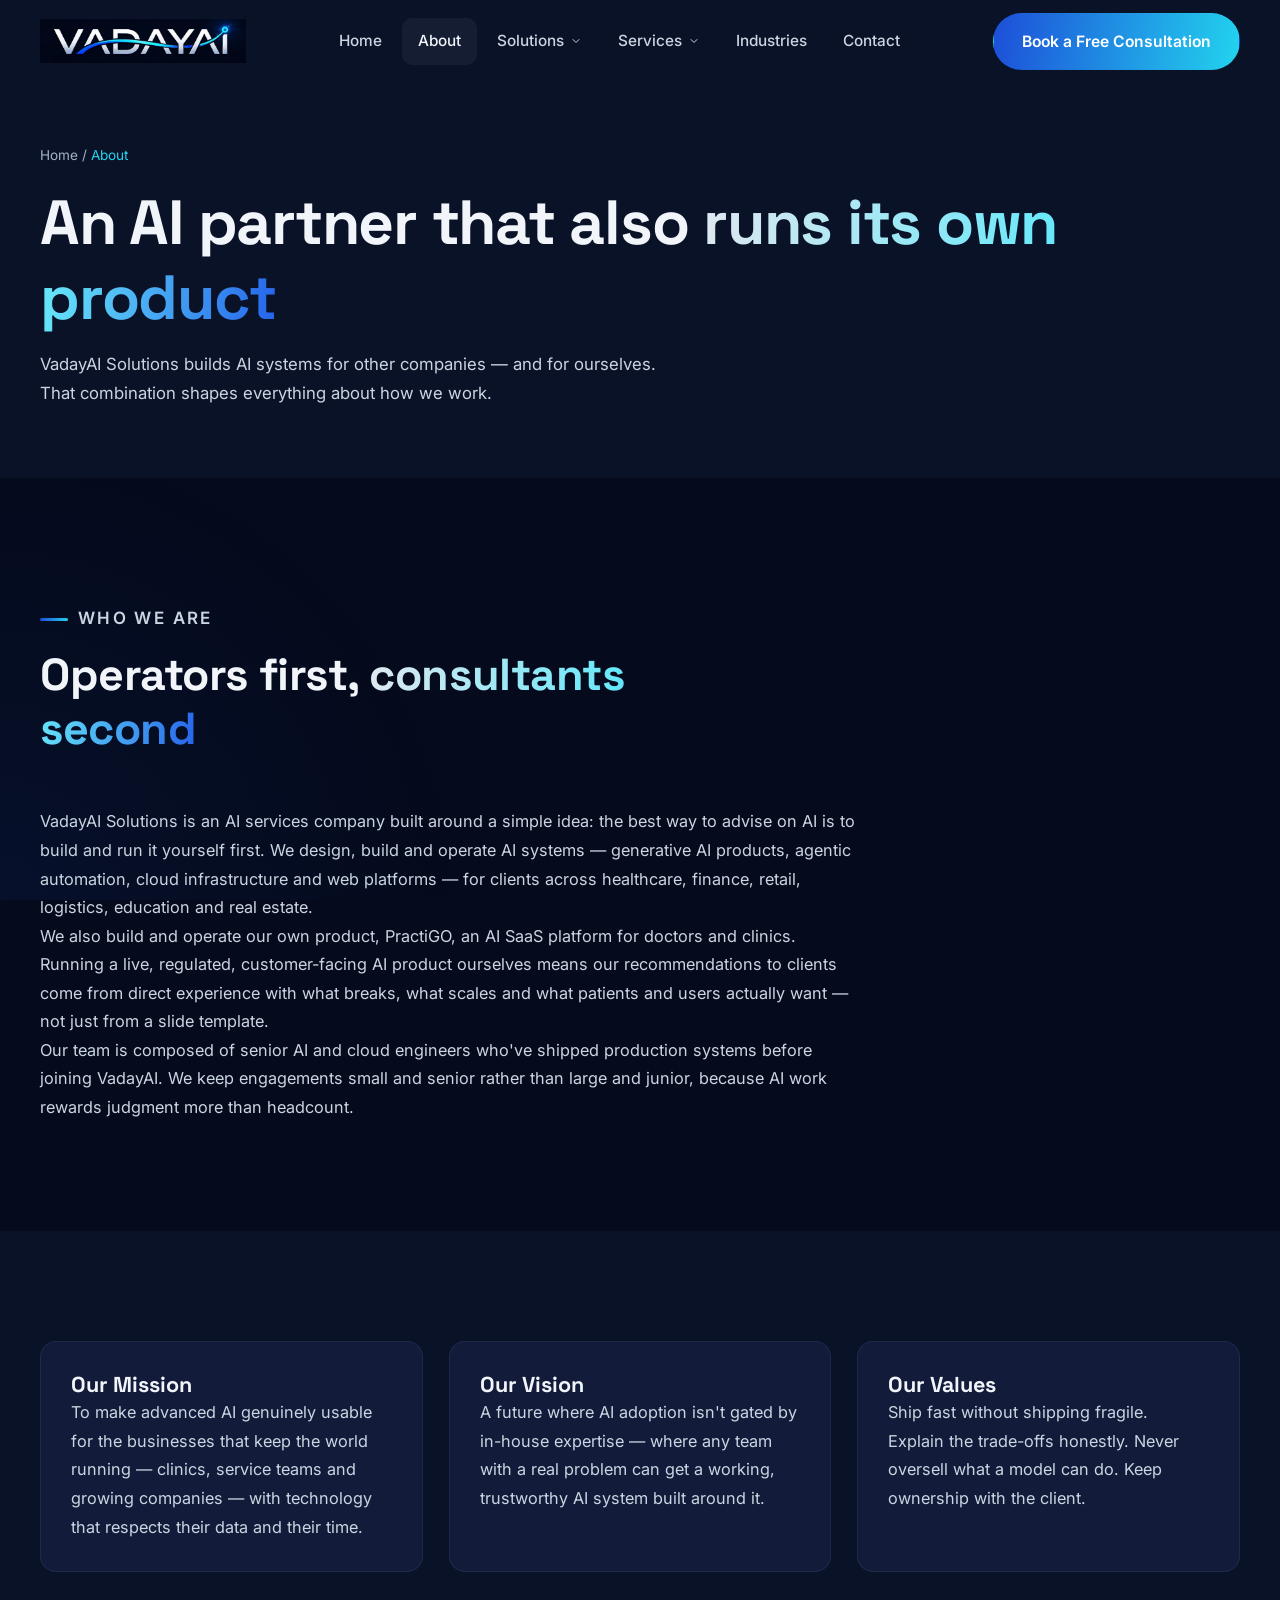
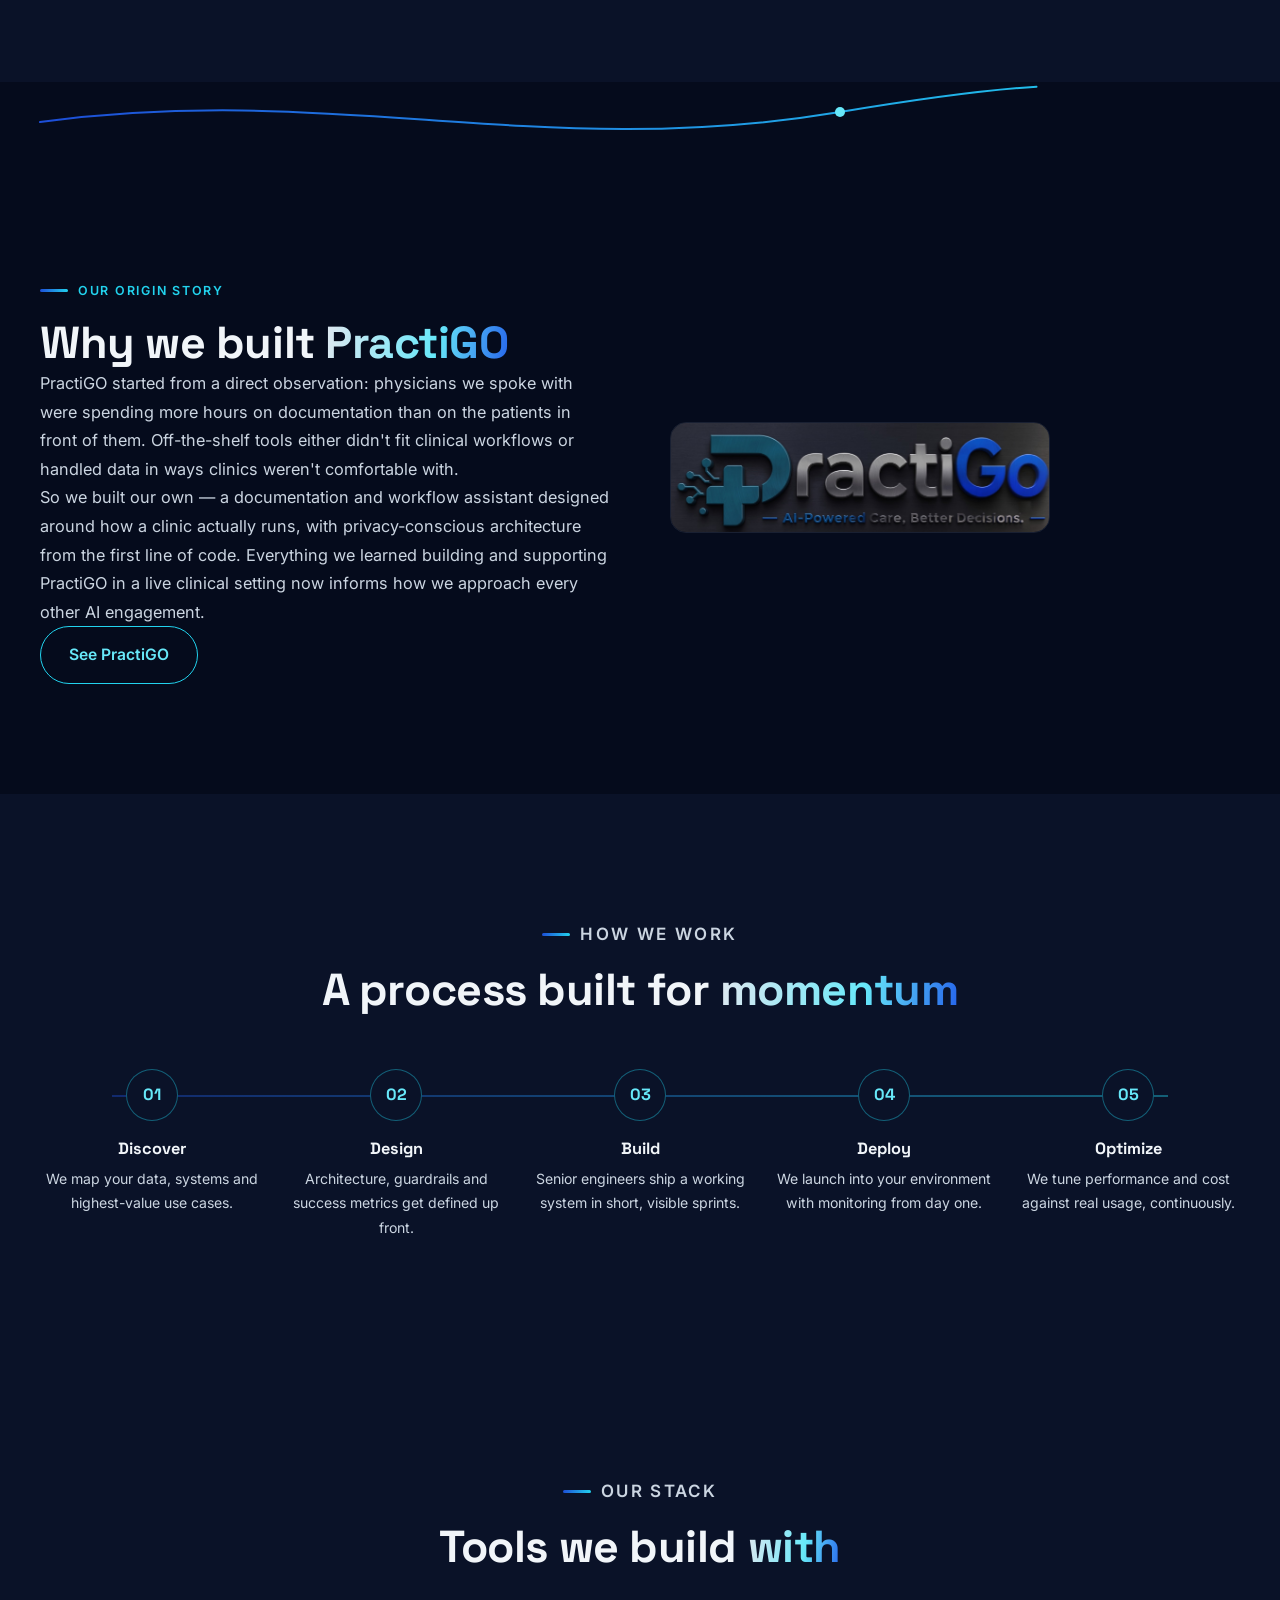
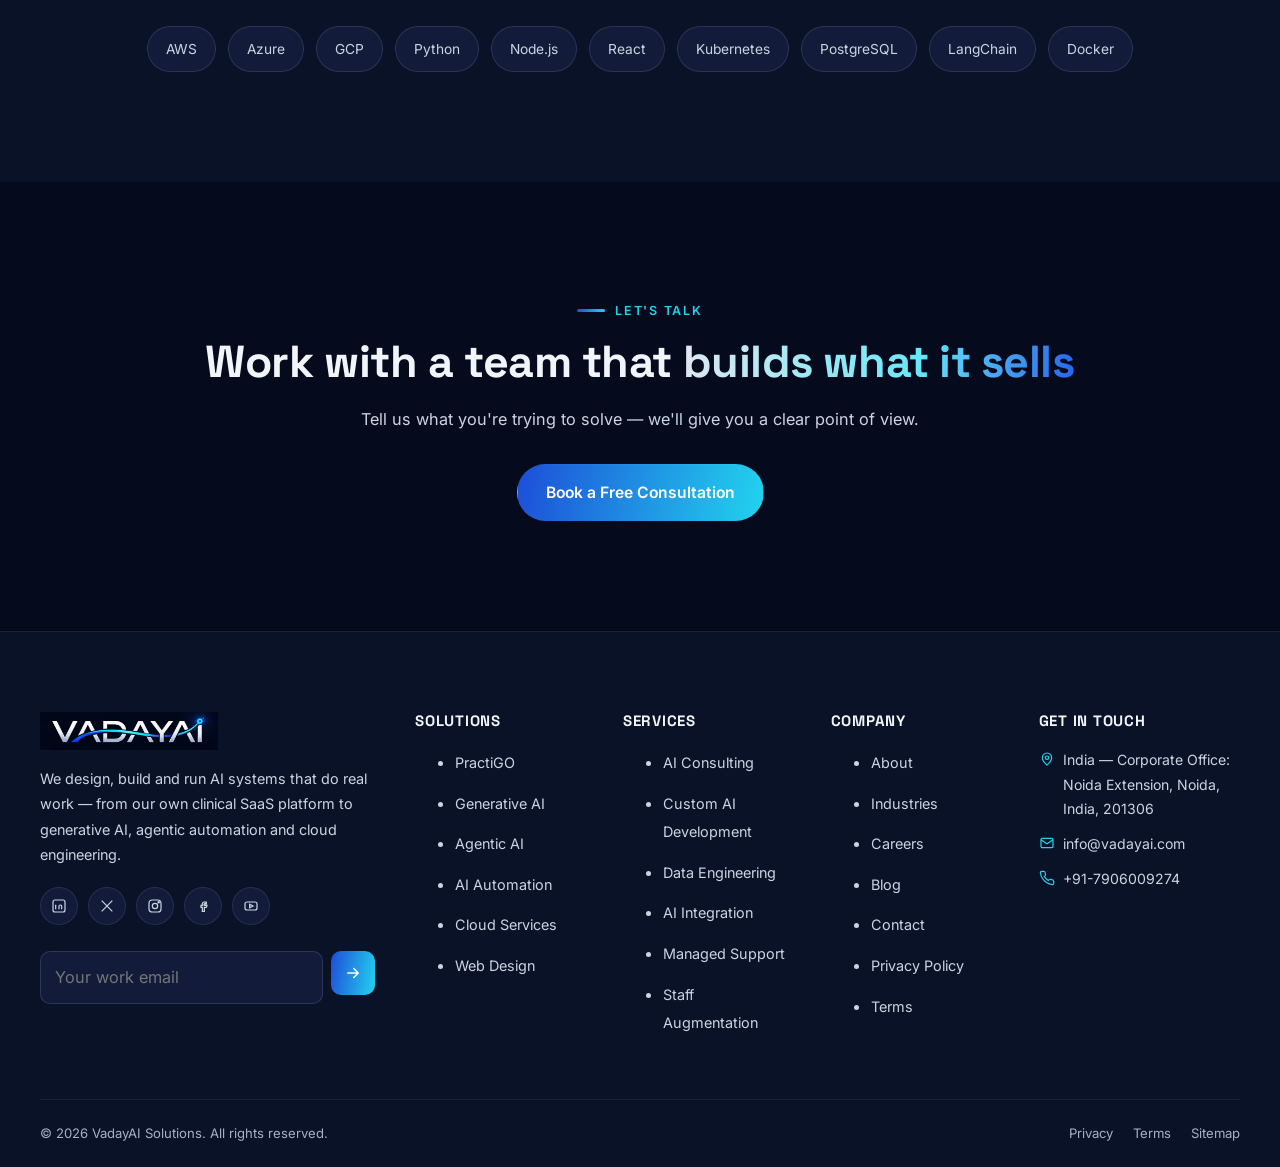
<file: about.html>
<!DOCTYPE html>
<html lang="en">
<head>
  <meta charset="UTF-8" />
  <meta name="viewport" content="width=device-width, initial-scale=1.0" />
  <title>About VadayAI Solutions | AI Partner for Business</title>
  <meta name="description" content="VadayAI Solutions builds AI systems that ship. Learn about our mission, our approach, our origin story with PractiGO, and the team behind it." />
  <link rel="canonical" href="https://www.vadayai.com/about.html" />

  <link rel="icon" href="favicon.svg" type="image/svg+xml" />
  <link rel="preconnect" href="https://fonts.googleapis.com" />
  <link rel="preconnect" href="https://fonts.gstatic.com" crossorigin />
  <link href="https://fonts.googleapis.com/css2?family=Space+Grotesk:wght@600;700&amp;family=Inter:wght@400;500;600&amp;display=swap" rel="stylesheet" />
  <link rel="stylesheet" href="assets/css/style.css" />
  <link rel="stylesheet" href="assets/css/responsive.css" />

  <meta property="og:type" content="website" />
  <meta property="og:title" content="About VadayAI Solutions | AI Partner for Business" />
  <meta property="og:description" content="Our mission, our approach, our origin story with PractiGO, and the team behind VadayAI Solutions." />
  <meta property="og:image" content="https://www.vadayai.com/assets/img/vadayai-logo.jpeg" />
  <meta property="og:url" content="https://www.vadayai.com/about.html" />
  <meta name="twitter:card" content="summary_large_image" />
  <meta name="twitter:title" content="About VadayAI Solutions | AI Partner for Business" />
  <meta name="twitter:description" content="Our mission, our approach, our origin story with PractiGO, and the team behind VadayAI Solutions." />
  <meta name="twitter:image" content="https://www.vadayai.com/assets/img/vadayai-logo.jpeg" />

  <script type="application/ld+json">
  {
    "@context": "https://schema.org",
    "@type": "BreadcrumbList",
    "itemListElement": [
      { "@type": "ListItem", "position": 1, "name": "Home", "item": "https://www.vadayai.com/" },
      { "@type": "ListItem", "position": 2, "name": "About", "item": "https://www.vadayai.com/about.html" }
    ]
  }
  </script>
</head>
<body>

  <a class="skip-link" href="#main">Skip to main content</a>

  <svg width="0" height="0" style="position:absolute" aria-hidden="true" focusable="false">
    <defs>
      <linearGradient id="swooshGradient" x1="0%" y1="0%" x2="100%" y2="0%">
        <stop offset="0%" stop-color="#1D4ED8" />
        <stop offset="100%" stop-color="#22D3EE" />
      </linearGradient>
    </defs>
  </svg>

  <header class="site-header">
    <div class="header-inner">
      <a class="brand" href="index.html" aria-label="VadayAI Solutions — Home">
        <img src="assets/img/vadayai-logo.jpeg" alt="VadayAI Solutions" width="206" height="44" />
      </a>
      <nav class="main-nav" aria-label="Primary">
        <ul class="nav-list">
          <li><a class="nav-link" href="index.html">Home</a></li>
          <li><a class="nav-link" href="about.html">About</a></li>
          <li class="has-mega">
            <a class="nav-link" href="services.html" aria-haspopup="true" aria-expanded="false">
              Solutions
              <svg class="chev" viewBox="0 0 24 24" fill="none" stroke="currentColor" stroke-width="2" stroke-linecap="round" stroke-linejoin="round" aria-hidden="true"><path d="M6 9l6 6 6-6"/></svg>
            </a>
            <div class="mega-panel" role="menu" aria-label="Solutions">
              <a class="mega-item" href="practigo.html" role="menuitem">
                <span class="mega-icon" aria-hidden="true"><svg viewBox="0 0 24 24" fill="none" stroke="#fff" stroke-width="1.8" stroke-linecap="round" stroke-linejoin="round"><path d="M3 12h4l2 6 4-14 2 8h6"/></svg></span>
                <span><strong>PractiGO</strong><span>Our AI SaaS platform built for doctors and clinics</span></span>
              </a>
              <a class="mega-item" href="services.html#genai" role="menuitem">
                <span class="mega-icon" aria-hidden="true"><svg viewBox="0 0 24 24" fill="none" stroke="#fff" stroke-width="1.8" stroke-linecap="round" stroke-linejoin="round"><path d="M12 3v4M12 17v4M3 12h4M17 12h4M6 6l2.5 2.5M15.5 15.5 18 18M18 6l-2.5 2.5M8.5 15.5 6 18"/></svg></span>
                <span><strong>Generative AI Solutions</strong><span>LLM apps, copilots and content engines</span></span>
              </a>
              <a class="mega-item" href="services.html#agentic" role="menuitem">
                <span class="mega-icon" aria-hidden="true"><svg viewBox="0 0 24 24" fill="none" stroke="#fff" stroke-width="1.8" stroke-linecap="round" stroke-linejoin="round"><rect x="5" y="9" width="14" height="10" rx="2"/><circle cx="9" cy="14" r="1"/><circle cx="15" cy="14" r="1"/><path d="M12 9V5M9 5h6"/></svg></span>
                <span><strong>Agentic AI Systems</strong><span>Autonomous agents that execute multi-step work</span></span>
              </a>
              <a class="mega-item" href="services.html#automation" role="menuitem">
                <span class="mega-icon" aria-hidden="true"><svg viewBox="0 0 24 24" fill="none" stroke="#fff" stroke-width="1.8" stroke-linecap="round" stroke-linejoin="round"><circle cx="12" cy="12" r="3"/><path d="M12 2v3M12 19v3M4.2 4.2l2.1 2.1M17.7 17.7l2.1 2.1M2 12h3M19 12h3M4.2 19.8l2.1-2.1M17.7 6.3l2.1-2.1"/></svg></span>
                <span><strong>AI Automation</strong><span>Workflow and back-office automation</span></span>
              </a>
              <a class="mega-item" href="services.html#cloud" role="menuitem">
                <span class="mega-icon" aria-hidden="true"><svg viewBox="0 0 24 24" fill="none" stroke="#fff" stroke-width="1.8" stroke-linecap="round" stroke-linejoin="round"><path d="M7 18a5 5 0 0 1-.4-10 6 6 0 0 1 11.4 2A4.5 4.5 0 0 1 17.5 18Z"/></svg></span>
                <span><strong>Cloud Services</strong><span>Architecture, migration and DevOps</span></span>
              </a>
              <a class="mega-item" href="services.html#web" role="menuitem">
                <span class="mega-icon" aria-hidden="true"><svg viewBox="0 0 24 24" fill="none" stroke="#fff" stroke-width="1.8" stroke-linecap="round" stroke-linejoin="round"><rect x="3" y="4" width="18" height="16" rx="2"/><path d="M3 9h18"/><path d="M8 14l-2 2 2 2M13 14l2 2-2 2"/></svg></span>
                <span><strong>Web Design &amp; Development</strong><span>Conversion-focused sites and portals</span></span>
              </a>
            </div>
          </li>
          <li class="has-mega">
            <a class="nav-link" href="services.html" aria-haspopup="true" aria-expanded="false">
              Services
              <svg class="chev" viewBox="0 0 24 24" fill="none" stroke="currentColor" stroke-width="2" stroke-linecap="round" stroke-linejoin="round" aria-hidden="true"><path d="M6 9l6 6 6-6"/></svg>
            </a>
            <div class="mega-panel" role="menu" aria-label="Services">
              <a class="mega-item" href="services.html#consulting" role="menuitem">
                <span class="mega-icon" aria-hidden="true"><svg viewBox="0 0 24 24" fill="none" stroke="#fff" stroke-width="1.8" stroke-linecap="round" stroke-linejoin="round"><circle cx="12" cy="12" r="9"/><path d="M15 9l-2 6-4 2 2-6z"/></svg></span>
                <span><strong>AI Consulting &amp; Strategy</strong><span>Roadmaps and use-case prioritization</span></span>
              </a>
              <a class="mega-item" href="services.html#development" role="menuitem">
                <span class="mega-icon" aria-hidden="true"><svg viewBox="0 0 24 24" fill="none" stroke="#fff" stroke-width="1.8" stroke-linecap="round" stroke-linejoin="round"><path d="M8 4 3 12l5 8"/><path d="M16 4l5 8-5 8"/></svg></span>
                <span><strong>Custom AI Development</strong><span>Models and applications built for you</span></span>
              </a>
              <a class="mega-item" href="services.html#data" role="menuitem">
                <span class="mega-icon" aria-hidden="true"><svg viewBox="0 0 24 24" fill="none" stroke="#fff" stroke-width="1.8" stroke-linecap="round" stroke-linejoin="round"><ellipse cx="12" cy="6" rx="8" ry="3"/><path d="M4 6v6c0 1.7 3.6 3 8 3s8-1.3 8-3V6"/><path d="M4 12v6c0 1.7 3.6 3 8 3s8-1.3 8-3v-6"/></svg></span>
                <span><strong>Data Engineering &amp; RAG</strong><span>Pipelines and retrieval-grounded AI</span></span>
              </a>
              <a class="mega-item" href="services.html#integration" role="menuitem">
                <span class="mega-icon" aria-hidden="true"><svg viewBox="0 0 24 24" fill="none" stroke="#fff" stroke-width="1.8" stroke-linecap="round" stroke-linejoin="round"><path d="M9 12h6"/><path d="M10 6H7a6 6 0 0 0 0 12h3"/><path d="M14 6h3a6 6 0 0 1 0 12h-3"/></svg></span>
                <span><strong>AI Integration</strong><span>AI woven into the tools you already use</span></span>
              </a>
              <a class="mega-item" href="services.html#support" role="menuitem">
                <span class="mega-icon" aria-hidden="true"><svg viewBox="0 0 24 24" fill="none" stroke="#fff" stroke-width="1.8" stroke-linecap="round" stroke-linejoin="round"><path d="M12 3l8 4v5c0 5-3.4 8.4-8 9-4.6-.6-8-4-8-9V7z"/><path d="m9 12 2 2 4-4"/></svg></span>
                <span><strong>Managed AI Support</strong><span>Monitoring, tuning and updates post-launch</span></span>
              </a>
              <a class="mega-item" href="services.html#staffing" role="menuitem">
                <span class="mega-icon" aria-hidden="true"><svg viewBox="0 0 24 24" fill="none" stroke="#fff" stroke-width="1.8" stroke-linecap="round" stroke-linejoin="round"><circle cx="9" cy="8" r="3.5"/><path d="M2.5 19a6.5 6.5 0 0 1 13 0"/><circle cx="17.5" cy="9" r="3"/><path d="M15 12.5a5.5 5.5 0 0 1 6.5 5.4"/></svg></span>
                <span><strong>Staff Augmentation</strong><span>Senior AI engineers embedded in your team</span></span>
              </a>
            </div>
          </li>
          <li><a class="nav-link" href="industries.html">Industries</a></li>
          <li><a class="nav-link" href="contact.html">Contact</a></li>
        </ul>
      </nav>
      <div class="header-cta">
        <a class="btn btn-primary" href="contact.html">Book a Free Consultation</a>
        <button class="nav-toggle" aria-label="Open menu" aria-expanded="false" aria-controls="mobileNav">
          <svg viewBox="0 0 24 24" fill="none" stroke="currentColor" stroke-width="2" stroke-linecap="round" aria-hidden="true"><path d="M4 7h16M4 12h16M4 17h16"/></svg>
        </button>
      </div>
    </div>
  </header>

  <div class="mobile-nav" id="mobileNav">
    <div class="mobile-nav-head">
      <img src="assets/img/vadayai-logo.jpeg" alt="VadayAI Solutions" height="32" />
      <button class="mobile-nav-close" aria-label="Close menu">
        <svg viewBox="0 0 24 24" fill="none" stroke="currentColor" stroke-width="2" stroke-linecap="round" aria-hidden="true"><path d="M6 6l12 12M18 6 6 18"/></svg>
      </button>
    </div>
    <ul class="mobile-nav-list">
      <li><a href="index.html">Home</a></li>
      <li><a href="about.html">About</a></li>
      <li class="mobile-accordion">
        <button class="mobile-accordion-trigger" aria-expanded="false">Solutions
          <svg viewBox="0 0 24 24" fill="none" stroke="currentColor" stroke-width="2" stroke-linecap="round" stroke-linejoin="round" aria-hidden="true"><path d="M6 9l6 6 6-6"/></svg>
        </button>
        <div class="mobile-accordion-panel">
          <a href="practigo.html"><strong>PractiGO</strong><span>AI platform for doctors and clinics</span></a>
          <a href="services.html#genai"><strong>Generative AI Solutions</strong><span>LLM apps and copilots</span></a>
          <a href="services.html#agentic"><strong>Agentic AI Systems</strong><span>Autonomous multi-step agents</span></a>
          <a href="services.html#automation"><strong>AI Automation</strong><span>Workflow automation</span></a>
          <a href="services.html#cloud"><strong>Cloud Services</strong><span>Architecture and DevOps</span></a>
          <a href="services.html#web"><strong>Web Design &amp; Development</strong><span>Conversion-focused sites</span></a>
        </div>
      </li>
      <li class="mobile-accordion">
        <button class="mobile-accordion-trigger" aria-expanded="false">Services
          <svg viewBox="0 0 24 24" fill="none" stroke="currentColor" stroke-width="2" stroke-linecap="round" stroke-linejoin="round" aria-hidden="true"><path d="M6 9l6 6 6-6"/></svg>
        </button>
        <div class="mobile-accordion-panel">
          <a href="services.html#consulting"><strong>AI Consulting &amp; Strategy</strong></a>
          <a href="services.html#development"><strong>Custom AI Development</strong></a>
          <a href="services.html#data"><strong>Data Engineering &amp; RAG</strong></a>
          <a href="services.html#integration"><strong>AI Integration</strong></a>
          <a href="services.html#support"><strong>Managed AI Support</strong></a>
          <a href="services.html#staffing"><strong>Staff Augmentation</strong></a>
        </div>
      </li>
      <li><a href="industries.html">Industries</a></li>
      <li><a href="contact.html">Contact</a></li>
    </ul>
    <div class="mobile-nav-cta">
      <a class="btn btn-primary" href="contact.html">Book a Free Consultation</a>
    </div>
  </div>

  <main id="main">

    <section class="page-hero">
      <div class="container">
        <p class="breadcrumb"><a href="index.html">Home</a> / <span>About</span></p>
        <h1>An AI partner that also <span class="grad-text">runs its own product</span></h1>
        <p class="lede">VadayAI Solutions builds AI systems for other companies — and for ourselves. That combination shapes everything about how we work.</p>
      </div>
    </section>

    <section>
      <div class="container">
        <div class="section-head" data-reveal>
          <p class="eyebrow">Who We Are</p>
          <h2>Operators first, <span class="grad-text">consultants second</span></h2>
        </div>
        <div style="max-width:820px" data-reveal data-reveal-delay="100">
          <p>VadayAI Solutions is an AI services company built around a simple idea: the best way to advise on AI is to build and run it yourself first. We design, build and operate AI systems — generative AI products, agentic automation, cloud infrastructure and web platforms — for clients across healthcare, finance, retail, logistics, education and real estate.</p>
          <p>We also build and operate our own product, PractiGO, an AI SaaS platform for doctors and clinics. Running a live, regulated, customer-facing AI product ourselves means our recommendations to clients come from direct experience with what breaks, what scales and what patients and users actually want — not just from a slide template.</p>
          <p>Our team is composed of senior AI and cloud engineers who've shipped production systems before joining VadayAI. We keep engagements small and senior rather than large and junior, because AI work rewards judgment more than headcount.</p>
        </div>
      </div>
    </section>

    <section class="bg-alt">
      <div class="container">
        <div class="three-card-grid" data-reveal>
          <div class="value-card">
            <h3>Our Mission</h3>
            <p>To make advanced AI genuinely usable for the businesses that keep the world running — clinics, service teams and growing companies — with technology that respects their data and their time.</p>
          </div>
          <div class="value-card">
            <h3>Our Vision</h3>
            <p>A future where AI adoption isn't gated by in-house expertise — where any team with a real problem can get a working, trustworthy AI system built around it.</p>
          </div>
          <div class="value-card">
            <h3>Our Values</h3>
            <p>Ship fast without shipping fragile. Explain the trade-offs honestly. Never oversell what a model can do. Keep ownership with the client.</p>
          </div>
        </div>
      </div>
    </section>

    <div class="container"><svg class="swoosh-divider" viewBox="0 0 1200 80" preserveAspectRatio="none" aria-hidden="true"><path d="M0 40 C 300 0, 500 80, 800 30 S 1100 10, 1200 40"/><circle cx="800" cy="30" r="5" fill="#67E8F9"/></svg></div>

    <section>
      <div class="container two-col">
        <div data-reveal>
          <p class="eyebrow">Our Origin Story</p>
          <h2>Why we built <span class="grad-text">PractiGO</span></h2>
          <p>PractiGO started from a direct observation: physicians we spoke with were spending more hours on documentation than on the patients in front of them. Off-the-shelf tools either didn't fit clinical workflows or handled data in ways clinics weren't comfortable with.</p>
          <p>So we built our own — a documentation and workflow assistant designed around how a clinic actually runs, with privacy-conscious architecture from the first line of code. Everything we learned building and supporting PractiGO in a live clinical setting now informs how we approach every other AI engagement.</p>
          <a class="btn btn-secondary" href="practigo.html">See PractiGO</a>
        </div>
        <div data-reveal data-reveal-delay="150" aria-hidden="true">
          <img src="assets/img/practigo-logo.jpeg" alt="PractiGO — AI-Powered Care, Better Decisions" style="width:100%;max-width:380px;height:auto;border-radius:var(--radius);border:1px solid rgba(148,163,184,0.14)" />
        </div>
      </div>
    </section>

    <section class="bg-alt">
      <div class="container">
        <div class="section-head center" data-reveal>
          <p class="eyebrow">How We Work</p>
          <h2>A process built for <span class="grad-text">momentum</span></h2>
        </div>
        <div class="timeline" data-reveal>
          <div class="timeline-step"><div class="timeline-num">01</div><h4>Discover</h4><p>We map your data, systems and highest-value use cases.</p></div>
          <div class="timeline-step"><div class="timeline-num">02</div><h4>Design</h4><p>Architecture, guardrails and success metrics get defined up front.</p></div>
          <div class="timeline-step"><div class="timeline-num">03</div><h4>Build</h4><p>Senior engineers ship a working system in short, visible sprints.</p></div>
          <div class="timeline-step"><div class="timeline-num">04</div><h4>Deploy</h4><p>We launch into your environment with monitoring from day one.</p></div>
          <div class="timeline-step"><div class="timeline-num">05</div><h4>Optimize</h4><p>We tune performance and cost against real usage, continuously.</p></div>
        </div>
      </div>
    </section>

    <section class="bg-alt">
      <div class="container">
        <div class="section-head center" data-reveal>
          <p class="eyebrow">Our Stack</p>
          <h2>Tools we build <span class="grad-text">with</span></h2>
        </div>
        <div class="pill-strip" style="justify-content:center" data-reveal>
          <span class="tech-pill">AWS</span>
          <span class="tech-pill">Azure</span>
          <span class="tech-pill">GCP</span>
          <span class="tech-pill">Python</span>
          <span class="tech-pill">Node.js</span>
          <span class="tech-pill">React</span>
          <span class="tech-pill">Kubernetes</span>
          <span class="tech-pill">PostgreSQL</span>
          <span class="tech-pill">LangChain</span>
          <span class="tech-pill">Docker</span>
        </div>
      </div>
    </section>

    <section>
      <div class="container text-center" data-reveal>
        <p class="eyebrow" style="justify-content:center">Let's Talk</p>
        <h2>Work with a team that <span class="grad-text">builds what it sells</span></h2>
        <p style="max-width:560px;margin:16px auto 30px">Tell us what you're trying to solve — we'll give you a clear point of view.</p>
        <a class="btn btn-primary" href="contact.html">Book a Free Consultation</a>
      </div>
    </section>

  </main>

  <footer class="site-footer">
    <div class="container">
      <div class="footer-grid">
        <div class="footer-col footer-brand">
          <img src="assets/img/vadayai-logo.jpeg" alt="VadayAI Solutions" width="178" height="38" />
          <p>We design, build and run AI systems that do real work — from our own clinical SaaS platform to generative AI, agentic automation and cloud engineering.</p>
          <div class="social-row">
            <!-- FILL IN REAL SOCIAL URLS -->
            <a href="https://www.linkedin.com/company/vadayai" target="_blank" rel="noopener" aria-label="VadayAI on LinkedIn"><svg viewBox="0 0 24 24" fill="none" stroke="currentColor" stroke-width="1.8" aria-hidden="true"><rect x="3" y="3" width="18" height="18" rx="3"/><path d="M7 10v7M7 7v.01M12 17v-4.5a2 2 0 0 1 4 0V17M12 12.5V17"/></svg></a>
            <a href="#" aria-label="VadayAI on X"><svg viewBox="0 0 24 24" fill="none" stroke="currentColor" stroke-width="1.8" aria-hidden="true"><path d="M4 4l16 16M20 4 4 20"/></svg></a>
            <a href="https://www.instagram.com/vadayai" target="_blank" rel="noopener" aria-label="VadayAI on Instagram"><svg viewBox="0 0 24 24" fill="none" stroke="currentColor" stroke-width="1.8" aria-hidden="true"><rect x="3" y="3" width="18" height="18" rx="5"/><circle cx="12" cy="12" r="4"/><circle cx="17.5" cy="6.5" r="1"/></svg></a>
            <a href="https://www.facebook.com/share/1BdxcCt2H8/?mibextid=wwXIfr" target="_blank" rel="noopener" aria-label="VadayAI on Facebook"><svg viewBox="0 0 24 24" fill="none" stroke="currentColor" stroke-width="1.8" aria-hidden="true"><path d="M14 9h3V6h-3a3 3 0 0 0-3 3v2H9v3h2v6h3v-6h3l1-3h-4v-1.5c0-.6.4-1.5 1-1.5Z"/></svg></a>
            <a href="#" aria-label="VadayAI on YouTube"><svg viewBox="0 0 24 24" fill="none" stroke="currentColor" stroke-width="1.8" aria-hidden="true"><rect x="3" y="6" width="18" height="12" rx="3"/><path d="m10 9.5 5 2.5-5 2.5Z"/></svg></a>
          </div>
          <form class="newsletter" aria-label="Newsletter signup" onsubmit="return false;">
            <label class="visually-hidden" for="newsletter-email">Email address</label>
            <input type="email" id="newsletter-email" placeholder="Your work email" required />
            <button type="submit" aria-label="Subscribe">
              <svg viewBox="0 0 24 24" fill="none" stroke="currentColor" stroke-width="2" stroke-linecap="round" stroke-linejoin="round" aria-hidden="true"><path d="M5 12h14M13 6l6 6-6 6"/></svg>
            </button>
          </form>
        </div>
        <div class="footer-col">
          <h4>Solutions<span class="footer-accordion-toggle" aria-hidden="true"></span></h4>
          <ul>
            <li><a href="practigo.html">PractiGO</a></li>
            <li><a href="services.html#genai">Generative AI</a></li>
            <li><a href="services.html#agentic">Agentic AI</a></li>
            <li><a href="services.html#automation">AI Automation</a></li>
            <li><a href="services.html#cloud">Cloud Services</a></li>
            <li><a href="services.html#web">Web Design</a></li>
          </ul>
        </div>
        <div class="footer-col">
          <h4>Services<span class="footer-accordion-toggle" aria-hidden="true"></span></h4>
          <ul>
            <li><a href="services.html#consulting">AI Consulting</a></li>
            <li><a href="services.html#development">Custom AI Development</a></li>
            <li><a href="services.html#data">Data Engineering</a></li>
            <li><a href="services.html#integration">AI Integration</a></li>
            <li><a href="services.html#support">Managed Support</a></li>
            <li><a href="services.html#staffing">Staff Augmentation</a></li>
          </ul>
        </div>
        <div class="footer-col">
          <h4>Company<span class="footer-accordion-toggle" aria-hidden="true"></span></h4>
          <ul>
            <li><a href="about.html">About</a></li>
            <li><a href="industries.html">Industries</a></li>
            <li><a href="#">Careers</a></li>
            <li><a href="#">Blog</a></li>
            <li><a href="contact.html">Contact</a></li>
            <li><a href="privacy-policy.html">Privacy Policy</a></li>
            <li><a href="terms.html">Terms</a></li>
          </ul>
        </div>
        <div class="footer-col">
          <h4>Get in Touch<span class="footer-accordion-toggle" aria-hidden="true"></span></h4>
          <div class="footer-office">
            <p>
              <svg viewBox="0 0 24 24" fill="none" stroke="currentColor" stroke-width="1.8" aria-hidden="true"><path d="M12 21s7-6.3 7-11a7 7 0 1 0-14 0c0 4.7 7 11 7 11Z"/><circle cx="12" cy="10" r="2.5"/></svg>
              <span>India — Corporate Office: Noida Extension, Noida, India, 201306</span>
            </p>
            <p>
              <svg viewBox="0 0 24 24" fill="none" stroke="currentColor" stroke-width="1.8" aria-hidden="true"><rect x="3" y="5" width="18" height="14" rx="2"/><path d="m3 7 9 6 9-6"/></svg>
              <span><a href="mailto:info@vadayai.com">info@vadayai.com</a></span>
            </p>
            <p>
              <svg viewBox="0 0 24 24" fill="none" stroke="currentColor" stroke-width="1.8" aria-hidden="true"><path d="M22 16.9v3a2 2 0 0 1-2.2 2 19.8 19.8 0 0 1-8.6-3.1 19.5 19.5 0 0 1-6-6 19.8 19.8 0 0 1-3.1-8.6A2 2 0 0 1 4.1 2h3a2 2 0 0 1 2 1.7c.1.9.3 1.8.6 2.7a2 2 0 0 1-.5 2.1L8 9.7a16 16 0 0 0 6 6l1.2-1.2a2 2 0 0 1 2.1-.5c.9.3 1.8.5 2.7.6a2 2 0 0 1 1.7 2Z"/></svg>
              <span><a href="tel:+917906009274">+91-7906009274</a></span>
            </p>
          </div>
        </div>
      </div>
      <div class="footer-bottom">
        <span>&copy; 2026 VadayAI Solutions. All rights reserved.</span>
        <div class="footer-bottom-links">
          <a href="privacy-policy.html">Privacy</a>
          <a href="terms.html">Terms</a>
          <a href="sitemap.xml">Sitemap</a>
        </div>
      </div>
    </div>
  </footer>

  <script src="assets/js/content.js" defer></script>
  <script src="assets/js/main.js" defer></script>
</body>
</html>
</file>
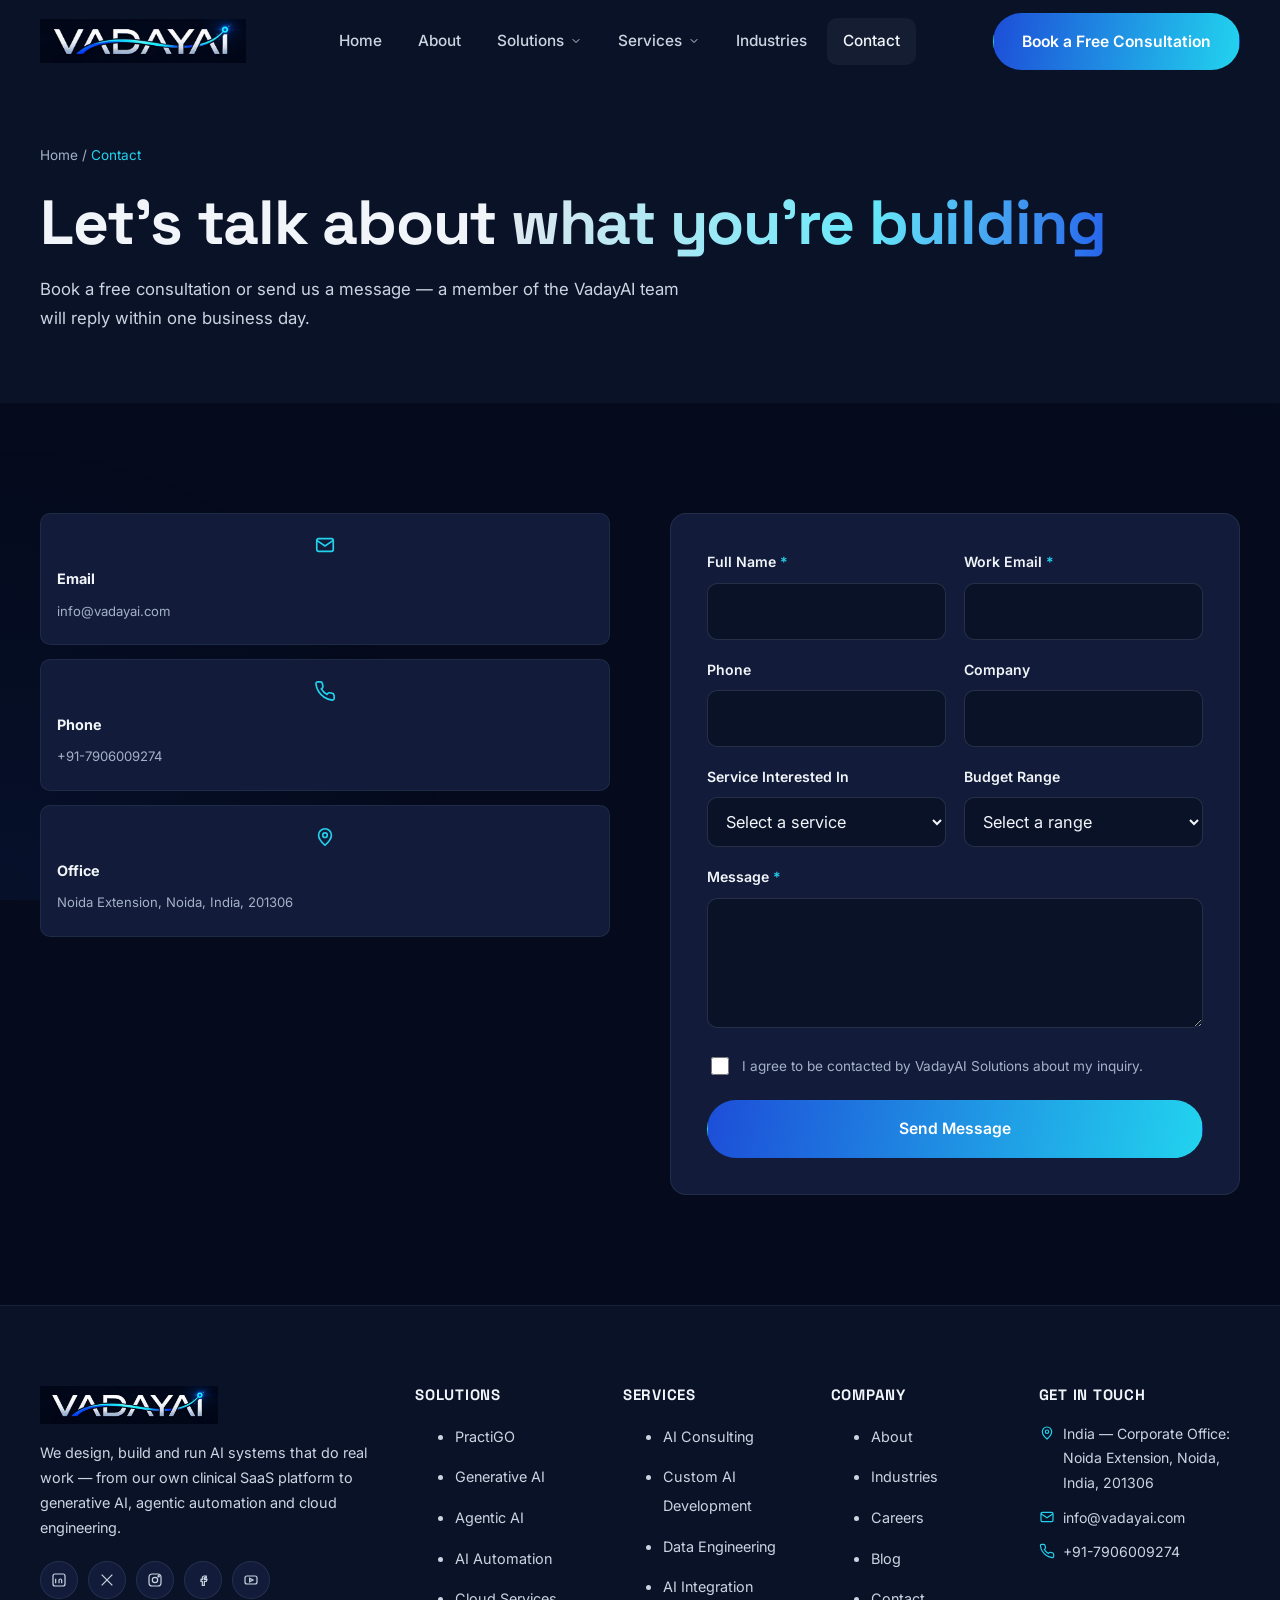
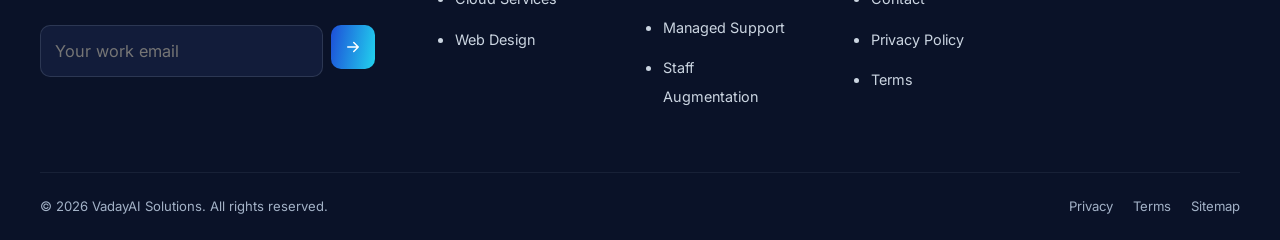
<file: contact.html>
<!DOCTYPE html>
<html lang="en">
<head>
  <meta charset="UTF-8" />
  <meta name="viewport" content="width=device-width, initial-scale=1.0" />
  <title>Contact VadayAI Solutions | Book a Free Consultation</title>
  <meta name="description" content="Get in touch with VadayAI Solutions. Book a free consultation, ask a question, or tell us about your AI project." />
  <link rel="canonical" href="https://www.vadayai.com/contact.html" />

  <link rel="icon" href="favicon.svg" type="image/svg+xml" />
  <link rel="preconnect" href="https://fonts.googleapis.com" />
  <link rel="preconnect" href="https://fonts.gstatic.com" crossorigin />
  <link href="https://fonts.googleapis.com/css2?family=Space+Grotesk:wght@600;700&amp;family=Inter:wght@400;500;600&amp;display=swap" rel="stylesheet" />
  <link rel="stylesheet" href="assets/css/style.css" />
  <link rel="stylesheet" href="assets/css/responsive.css" />

  <meta property="og:type" content="website" />
  <meta property="og:title" content="Contact VadayAI Solutions | Book a Free Consultation" />
  <meta property="og:description" content="Book a free consultation, ask a question, or tell us about your AI project." />
  <meta property="og:image" content="https://www.vadayai.com/assets/img/vadayai-logo.jpeg" />
  <meta property="og:url" content="https://www.vadayai.com/contact.html" />
  <meta name="twitter:card" content="summary_large_image" />
  <meta name="twitter:title" content="Contact VadayAI Solutions | Book a Free Consultation" />
  <meta name="twitter:description" content="Book a free consultation, ask a question, or tell us about your AI project." />
  <meta name="twitter:image" content="https://www.vadayai.com/assets/img/vadayai-logo.jpeg" />

  <script type="application/ld+json">
  {
    "@context": "https://schema.org",
    "@type": "BreadcrumbList",
    "itemListElement": [
      { "@type": "ListItem", "position": 1, "name": "Home", "item": "https://www.vadayai.com/" },
      { "@type": "ListItem", "position": 2, "name": "Contact", "item": "https://www.vadayai.com/contact.html" }
    ]
  }
  </script>
</head>
<body>

  <a class="skip-link" href="#main">Skip to main content</a>

  <svg width="0" height="0" style="position:absolute" aria-hidden="true" focusable="false">
    <defs>
      <linearGradient id="swooshGradient" x1="0%" y1="0%" x2="100%" y2="0%">
        <stop offset="0%" stop-color="#1D4ED8" />
        <stop offset="100%" stop-color="#22D3EE" />
      </linearGradient>
    </defs>
  </svg>

  <header class="site-header">
    <div class="header-inner">
      <a class="brand" href="index.html" aria-label="VadayAI Solutions — Home">
        <img src="assets/img/vadayai-logo.jpeg" alt="VadayAI Solutions" width="206" height="44" />
      </a>
      <nav class="main-nav" aria-label="Primary">
        <ul class="nav-list">
          <li><a class="nav-link" href="index.html">Home</a></li>
          <li><a class="nav-link" href="about.html">About</a></li>
          <li class="has-mega">
            <a class="nav-link" href="services.html" aria-haspopup="true" aria-expanded="false">
              Solutions
              <svg class="chev" viewBox="0 0 24 24" fill="none" stroke="currentColor" stroke-width="2" stroke-linecap="round" stroke-linejoin="round" aria-hidden="true"><path d="M6 9l6 6 6-6"/></svg>
            </a>
            <div class="mega-panel" role="menu" aria-label="Solutions">
              <a class="mega-item" href="practigo.html" role="menuitem">
                <span class="mega-icon" aria-hidden="true"><svg viewBox="0 0 24 24" fill="none" stroke="#fff" stroke-width="1.8" stroke-linecap="round" stroke-linejoin="round"><path d="M3 12h4l2 6 4-14 2 8h6"/></svg></span>
                <span><strong>PractiGO</strong><span>Our AI SaaS platform built for doctors and clinics</span></span>
              </a>
              <a class="mega-item" href="services.html#genai" role="menuitem">
                <span class="mega-icon" aria-hidden="true"><svg viewBox="0 0 24 24" fill="none" stroke="#fff" stroke-width="1.8" stroke-linecap="round" stroke-linejoin="round"><path d="M12 3v4M12 17v4M3 12h4M17 12h4M6 6l2.5 2.5M15.5 15.5 18 18M18 6l-2.5 2.5M8.5 15.5 6 18"/></svg></span>
                <span><strong>Generative AI Solutions</strong><span>LLM apps, copilots and content engines</span></span>
              </a>
              <a class="mega-item" href="services.html#agentic" role="menuitem">
                <span class="mega-icon" aria-hidden="true"><svg viewBox="0 0 24 24" fill="none" stroke="#fff" stroke-width="1.8" stroke-linecap="round" stroke-linejoin="round"><rect x="5" y="9" width="14" height="10" rx="2"/><circle cx="9" cy="14" r="1"/><circle cx="15" cy="14" r="1"/><path d="M12 9V5M9 5h6"/></svg></span>
                <span><strong>Agentic AI Systems</strong><span>Autonomous agents that execute multi-step work</span></span>
              </a>
              <a class="mega-item" href="services.html#automation" role="menuitem">
                <span class="mega-icon" aria-hidden="true"><svg viewBox="0 0 24 24" fill="none" stroke="#fff" stroke-width="1.8" stroke-linecap="round" stroke-linejoin="round"><circle cx="12" cy="12" r="3"/><path d="M12 2v3M12 19v3M4.2 4.2l2.1 2.1M17.7 17.7l2.1 2.1M2 12h3M19 12h3M4.2 19.8l2.1-2.1M17.7 6.3l2.1-2.1"/></svg></span>
                <span><strong>AI Automation</strong><span>Workflow and back-office automation</span></span>
              </a>
              <a class="mega-item" href="services.html#cloud" role="menuitem">
                <span class="mega-icon" aria-hidden="true"><svg viewBox="0 0 24 24" fill="none" stroke="#fff" stroke-width="1.8" stroke-linecap="round" stroke-linejoin="round"><path d="M7 18a5 5 0 0 1-.4-10 6 6 0 0 1 11.4 2A4.5 4.5 0 0 1 17.5 18Z"/></svg></span>
                <span><strong>Cloud Services</strong><span>Architecture, migration and DevOps</span></span>
              </a>
              <a class="mega-item" href="services.html#web" role="menuitem">
                <span class="mega-icon" aria-hidden="true"><svg viewBox="0 0 24 24" fill="none" stroke="#fff" stroke-width="1.8" stroke-linecap="round" stroke-linejoin="round"><rect x="3" y="4" width="18" height="16" rx="2"/><path d="M3 9h18"/><path d="M8 14l-2 2 2 2M13 14l2 2-2 2"/></svg></span>
                <span><strong>Web Design &amp; Development</strong><span>Conversion-focused sites and portals</span></span>
              </a>
            </div>
          </li>
          <li class="has-mega">
            <a class="nav-link" href="services.html" aria-haspopup="true" aria-expanded="false">
              Services
              <svg class="chev" viewBox="0 0 24 24" fill="none" stroke="currentColor" stroke-width="2" stroke-linecap="round" stroke-linejoin="round" aria-hidden="true"><path d="M6 9l6 6 6-6"/></svg>
            </a>
            <div class="mega-panel" role="menu" aria-label="Services">
              <a class="mega-item" href="services.html#consulting" role="menuitem">
                <span class="mega-icon" aria-hidden="true"><svg viewBox="0 0 24 24" fill="none" stroke="#fff" stroke-width="1.8" stroke-linecap="round" stroke-linejoin="round"><circle cx="12" cy="12" r="9"/><path d="M15 9l-2 6-4 2 2-6z"/></svg></span>
                <span><strong>AI Consulting &amp; Strategy</strong><span>Roadmaps and use-case prioritization</span></span>
              </a>
              <a class="mega-item" href="services.html#development" role="menuitem">
                <span class="mega-icon" aria-hidden="true"><svg viewBox="0 0 24 24" fill="none" stroke="#fff" stroke-width="1.8" stroke-linecap="round" stroke-linejoin="round"><path d="M8 4 3 12l5 8"/><path d="M16 4l5 8-5 8"/></svg></span>
                <span><strong>Custom AI Development</strong><span>Models and applications built for you</span></span>
              </a>
              <a class="mega-item" href="services.html#data" role="menuitem">
                <span class="mega-icon" aria-hidden="true"><svg viewBox="0 0 24 24" fill="none" stroke="#fff" stroke-width="1.8" stroke-linecap="round" stroke-linejoin="round"><ellipse cx="12" cy="6" rx="8" ry="3"/><path d="M4 6v6c0 1.7 3.6 3 8 3s8-1.3 8-3V6"/><path d="M4 12v6c0 1.7 3.6 3 8 3s8-1.3 8-3v-6"/></svg></span>
                <span><strong>Data Engineering &amp; RAG</strong><span>Pipelines and retrieval-grounded AI</span></span>
              </a>
              <a class="mega-item" href="services.html#integration" role="menuitem">
                <span class="mega-icon" aria-hidden="true"><svg viewBox="0 0 24 24" fill="none" stroke="#fff" stroke-width="1.8" stroke-linecap="round" stroke-linejoin="round"><path d="M9 12h6"/><path d="M10 6H7a6 6 0 0 0 0 12h3"/><path d="M14 6h3a6 6 0 0 1 0 12h-3"/></svg></span>
                <span><strong>AI Integration</strong><span>AI woven into the tools you already use</span></span>
              </a>
              <a class="mega-item" href="services.html#support" role="menuitem">
                <span class="mega-icon" aria-hidden="true"><svg viewBox="0 0 24 24" fill="none" stroke="#fff" stroke-width="1.8" stroke-linecap="round" stroke-linejoin="round"><path d="M12 3l8 4v5c0 5-3.4 8.4-8 9-4.6-.6-8-4-8-9V7z"/><path d="m9 12 2 2 4-4"/></svg></span>
                <span><strong>Managed AI Support</strong><span>Monitoring, tuning and updates post-launch</span></span>
              </a>
              <a class="mega-item" href="services.html#staffing" role="menuitem">
                <span class="mega-icon" aria-hidden="true"><svg viewBox="0 0 24 24" fill="none" stroke="#fff" stroke-width="1.8" stroke-linecap="round" stroke-linejoin="round"><circle cx="9" cy="8" r="3.5"/><path d="M2.5 19a6.5 6.5 0 0 1 13 0"/><circle cx="17.5" cy="9" r="3"/><path d="M15 12.5a5.5 5.5 0 0 1 6.5 5.4"/></svg></span>
                <span><strong>Staff Augmentation</strong><span>Senior AI engineers embedded in your team</span></span>
              </a>
            </div>
          </li>
          <li><a class="nav-link" href="industries.html">Industries</a></li>
          <li><a class="nav-link" href="contact.html">Contact</a></li>
        </ul>
      </nav>
      <div class="header-cta">
        <a class="btn btn-primary" href="contact.html">Book a Free Consultation</a>
        <button class="nav-toggle" aria-label="Open menu" aria-expanded="false" aria-controls="mobileNav">
          <svg viewBox="0 0 24 24" fill="none" stroke="currentColor" stroke-width="2" stroke-linecap="round" aria-hidden="true"><path d="M4 7h16M4 12h16M4 17h16"/></svg>
        </button>
      </div>
    </div>
  </header>

  <div class="mobile-nav" id="mobileNav">
    <div class="mobile-nav-head">
      <img src="assets/img/vadayai-logo.jpeg" alt="VadayAI Solutions" height="32" />
      <button class="mobile-nav-close" aria-label="Close menu">
        <svg viewBox="0 0 24 24" fill="none" stroke="currentColor" stroke-width="2" stroke-linecap="round" aria-hidden="true"><path d="M6 6l12 12M18 6 6 18"/></svg>
      </button>
    </div>
    <ul class="mobile-nav-list">
      <li><a href="index.html">Home</a></li>
      <li><a href="about.html">About</a></li>
      <li class="mobile-accordion">
        <button class="mobile-accordion-trigger" aria-expanded="false">Solutions
          <svg viewBox="0 0 24 24" fill="none" stroke="currentColor" stroke-width="2" stroke-linecap="round" stroke-linejoin="round" aria-hidden="true"><path d="M6 9l6 6 6-6"/></svg>
        </button>
        <div class="mobile-accordion-panel">
          <a href="practigo.html"><strong>PractiGO</strong><span>AI platform for doctors and clinics</span></a>
          <a href="services.html#genai"><strong>Generative AI Solutions</strong><span>LLM apps and copilots</span></a>
          <a href="services.html#agentic"><strong>Agentic AI Systems</strong><span>Autonomous multi-step agents</span></a>
          <a href="services.html#automation"><strong>AI Automation</strong><span>Workflow automation</span></a>
          <a href="services.html#cloud"><strong>Cloud Services</strong><span>Architecture and DevOps</span></a>
          <a href="services.html#web"><strong>Web Design &amp; Development</strong><span>Conversion-focused sites</span></a>
        </div>
      </li>
      <li class="mobile-accordion">
        <button class="mobile-accordion-trigger" aria-expanded="false">Services
          <svg viewBox="0 0 24 24" fill="none" stroke="currentColor" stroke-width="2" stroke-linecap="round" stroke-linejoin="round" aria-hidden="true"><path d="M6 9l6 6 6-6"/></svg>
        </button>
        <div class="mobile-accordion-panel">
          <a href="services.html#consulting"><strong>AI Consulting &amp; Strategy</strong></a>
          <a href="services.html#development"><strong>Custom AI Development</strong></a>
          <a href="services.html#data"><strong>Data Engineering &amp; RAG</strong></a>
          <a href="services.html#integration"><strong>AI Integration</strong></a>
          <a href="services.html#support"><strong>Managed AI Support</strong></a>
          <a href="services.html#staffing"><strong>Staff Augmentation</strong></a>
        </div>
      </li>
      <li><a href="industries.html">Industries</a></li>
      <li><a href="contact.html">Contact</a></li>
    </ul>
    <div class="mobile-nav-cta">
      <a class="btn btn-primary" href="contact.html">Book a Free Consultation</a>
    </div>
  </div>

  <main id="main">

    <section class="page-hero">
      <div class="container">
        <p class="breadcrumb"><a href="index.html">Home</a> / <span>Contact</span></p>
        <h1>Let's talk about <span class="grad-text">what you're building</span></h1>
        <p class="lede">Book a free consultation or send us a message — a member of the VadayAI team will reply within one business day.</p>
      </div>
    </section>

    <section>
      <div class="container cta-band">
        <div data-reveal>
          <div class="contact-quick-grid" style="grid-template-columns:1fr;margin-top:0">
            <div class="quick-card" style="text-align:left">
              <svg viewBox="0 0 24 24" fill="none" stroke="currentColor" stroke-width="1.8" aria-hidden="true"><rect x="3" y="5" width="18" height="14" rx="2"/><path d="m3 7 9 6 9-6"/></svg>
              <strong>Email</strong>
              <a href="mailto:info@vadayai.com">info@vadayai.com</a>
            </div>
            <div class="quick-card" style="text-align:left">
              <svg viewBox="0 0 24 24" fill="none" stroke="currentColor" stroke-width="1.8" aria-hidden="true"><path d="M22 16.9v3a2 2 0 0 1-2.2 2 19.8 19.8 0 0 1-8.6-3.1 19.5 19.5 0 0 1-6-6 19.8 19.8 0 0 1-3.1-8.6A2 2 0 0 1 4.1 2h3a2 2 0 0 1 2 1.7c.1.9.3 1.8.6 2.7a2 2 0 0 1-.5 2.1L8 9.7a16 16 0 0 0 6 6l1.2-1.2a2 2 0 0 1 2.1-.5c.9.3 1.8.5 2.7.6a2 2 0 0 1 1.7 2Z"/></svg>
              <strong>Phone</strong>
              <a href="tel:+917906009274">+91-7906009274</a>
            </div>
            <div class="quick-card" style="text-align:left">
              <svg viewBox="0 0 24 24" fill="none" stroke="currentColor" stroke-width="1.8" aria-hidden="true"><path d="M12 21s7-6.3 7-11a7 7 0 1 0-14 0c0 4.7 7 11 7 11Z"/><circle cx="12" cy="10" r="2.5"/></svg>
              <strong>Office</strong>
              <span>Noida Extension, Noida, India, 201306</span>
            </div>
          </div>
        </div>

        <div>
          <div class="form-card" data-reveal data-reveal-delay="120">
            <div class="form-error-summary" role="alert" aria-live="assertive"></div>
            <form class="contact-form" aria-label="Contact form" novalidate>
              <input type="hidden" name="access_key" value="484a94cc-4825-4897-8c45-9ce5b05813ae" />
              <input type="hidden" name="subject" value="New Consultation Request — VadayAI Website" />
              <input type="hidden" name="from_name" value="VadayAI Solutions Website" />
              <div class="hp-field" aria-hidden="true">
                <label for="website2">Leave this field empty</label>
                <input type="text" id="website2" name="website" tabindex="-1" autocomplete="off" />
              </div>
              <div class="form-row">
                <div class="form-group">
                  <label for="name2">Full Name <span class="req">*</span></label>
                  <input type="text" id="name2" name="name" aria-describedby="err-name2" required />
                  <span class="field-error" id="err-name2"></span>
                </div>
                <div class="form-group">
                  <label for="email2">Work Email <span class="req">*</span></label>
                  <input type="email" id="email2" name="email" aria-describedby="err-email2" required />
                  <span class="field-error" id="err-email2"></span>
                </div>
              </div>
              <div class="form-row">
                <div class="form-group">
                  <label for="phone2">Phone</label>
                  <input type="tel" id="phone2" name="phone" aria-describedby="err-phone2" />
                  <span class="field-error" id="err-phone2"></span>
                </div>
                <div class="form-group">
                  <label for="company2">Company</label>
                  <input type="text" id="company2" name="company" />
                </div>
              </div>
              <div class="form-row">
                <div class="form-group">
                  <label for="service2">Service Interested In</label>
                  <select id="service2" name="service">
                    <option value="">Select a service</option>
                    <option>PractiGO</option>
                    <option>Generative AI</option>
                    <option>Agentic AI</option>
                    <option>AI Automation</option>
                    <option>Cloud Services</option>
                    <option>Web Design &amp; Development</option>
                    <option>AI Consulting</option>
                    <option>Other</option>
                  </select>
                </div>
                <div class="form-group">
                  <label for="budget2">Budget Range</label>
                  <select id="budget2" name="budget">
                    <option value="">Select a range</option>
                    <option>Under $10,000</option>
                    <option>$10,000 – $50,000</option>
                    <option>$50,000 – $150,000</option>
                    <option>$150,000+</option>
                    <option>Not sure yet</option>
                  </select>
                </div>
              </div>
              <div class="form-group">
                <label for="message2">Message <span class="req">*</span></label>
                <textarea id="message2" name="message" aria-describedby="err-message2" required></textarea>
                <span class="field-error" id="err-message2"></span>
              </div>
              <div class="form-consent">
                <input type="checkbox" id="consent2" name="consent" aria-describedby="err-consent2" />
                <label for="consent2">I agree to be contacted by VadayAI Solutions about my inquiry.</label>
              </div>
              <span class="field-error" id="err-consent2"></span>
              <button type="submit" class="btn btn-primary btn-block">Send Message</button>
            </form>
          </div>
          <div class="form-success" role="status">
            <svg viewBox="0 0 24 24" fill="none" stroke="currentColor" stroke-width="2" stroke-linecap="round" stroke-linejoin="round" aria-hidden="true"><path d="M20 6 9 17l-5-5"/></svg>
            <h3>Message sent</h3>
            <p>Thanks — a member of the VadayAI team will reply within one business day.</p>
          </div>
        </div>
      </div>
    </section>

  </main>

  <footer class="site-footer">
    <div class="container">
      <div class="footer-grid">
        <div class="footer-col footer-brand">
          <img src="assets/img/vadayai-logo.jpeg" alt="VadayAI Solutions" width="178" height="38" />
          <p>We design, build and run AI systems that do real work — from our own clinical SaaS platform to generative AI, agentic automation and cloud engineering.</p>
          <div class="social-row">
            <!-- FILL IN REAL SOCIAL URLS -->
            <a href="https://www.linkedin.com/company/vadayai" target="_blank" rel="noopener" aria-label="VadayAI on LinkedIn"><svg viewBox="0 0 24 24" fill="none" stroke="currentColor" stroke-width="1.8" aria-hidden="true"><rect x="3" y="3" width="18" height="18" rx="3"/><path d="M7 10v7M7 7v.01M12 17v-4.5a2 2 0 0 1 4 0V17M12 12.5V17"/></svg></a>
            <a href="#" aria-label="VadayAI on X"><svg viewBox="0 0 24 24" fill="none" stroke="currentColor" stroke-width="1.8" aria-hidden="true"><path d="M4 4l16 16M20 4 4 20"/></svg></a>
            <a href="https://www.instagram.com/vadayai" target="_blank" rel="noopener" aria-label="VadayAI on Instagram"><svg viewBox="0 0 24 24" fill="none" stroke="currentColor" stroke-width="1.8" aria-hidden="true"><rect x="3" y="3" width="18" height="18" rx="5"/><circle cx="12" cy="12" r="4"/><circle cx="17.5" cy="6.5" r="1"/></svg></a>
            <a href="https://www.facebook.com/share/1BdxcCt2H8/?mibextid=wwXIfr" target="_blank" rel="noopener" aria-label="VadayAI on Facebook"><svg viewBox="0 0 24 24" fill="none" stroke="currentColor" stroke-width="1.8" aria-hidden="true"><path d="M14 9h3V6h-3a3 3 0 0 0-3 3v2H9v3h2v6h3v-6h3l1-3h-4v-1.5c0-.6.4-1.5 1-1.5Z"/></svg></a>
            <a href="#" aria-label="VadayAI on YouTube"><svg viewBox="0 0 24 24" fill="none" stroke="currentColor" stroke-width="1.8" aria-hidden="true"><rect x="3" y="6" width="18" height="12" rx="3"/><path d="m10 9.5 5 2.5-5 2.5Z"/></svg></a>
          </div>
          <form class="newsletter" aria-label="Newsletter signup" onsubmit="return false;">
            <label class="visually-hidden" for="newsletter-email">Email address</label>
            <input type="email" id="newsletter-email" placeholder="Your work email" required />
            <button type="submit" aria-label="Subscribe">
              <svg viewBox="0 0 24 24" fill="none" stroke="currentColor" stroke-width="2" stroke-linecap="round" stroke-linejoin="round" aria-hidden="true"><path d="M5 12h14M13 6l6 6-6 6"/></svg>
            </button>
          </form>
        </div>
        <div class="footer-col">
          <h4>Solutions<span class="footer-accordion-toggle" aria-hidden="true"></span></h4>
          <ul>
            <li><a href="practigo.html">PractiGO</a></li>
            <li><a href="services.html#genai">Generative AI</a></li>
            <li><a href="services.html#agentic">Agentic AI</a></li>
            <li><a href="services.html#automation">AI Automation</a></li>
            <li><a href="services.html#cloud">Cloud Services</a></li>
            <li><a href="services.html#web">Web Design</a></li>
          </ul>
        </div>
        <div class="footer-col">
          <h4>Services<span class="footer-accordion-toggle" aria-hidden="true"></span></h4>
          <ul>
            <li><a href="services.html#consulting">AI Consulting</a></li>
            <li><a href="services.html#development">Custom AI Development</a></li>
            <li><a href="services.html#data">Data Engineering</a></li>
            <li><a href="services.html#integration">AI Integration</a></li>
            <li><a href="services.html#support">Managed Support</a></li>
            <li><a href="services.html#staffing">Staff Augmentation</a></li>
          </ul>
        </div>
        <div class="footer-col">
          <h4>Company<span class="footer-accordion-toggle" aria-hidden="true"></span></h4>
          <ul>
            <li><a href="about.html">About</a></li>
            <li><a href="industries.html">Industries</a></li>
            <li><a href="#">Careers</a></li>
            <li><a href="#">Blog</a></li>
            <li><a href="contact.html">Contact</a></li>
            <li><a href="privacy-policy.html">Privacy Policy</a></li>
            <li><a href="terms.html">Terms</a></li>
          </ul>
        </div>
        <div class="footer-col">
          <h4>Get in Touch<span class="footer-accordion-toggle" aria-hidden="true"></span></h4>
          <div class="footer-office">
            <p>
              <svg viewBox="0 0 24 24" fill="none" stroke="currentColor" stroke-width="1.8" aria-hidden="true"><path d="M12 21s7-6.3 7-11a7 7 0 1 0-14 0c0 4.7 7 11 7 11Z"/><circle cx="12" cy="10" r="2.5"/></svg>
              <span>India — Corporate Office: Noida Extension, Noida, India, 201306</span>
            </p>
            <p>
              <svg viewBox="0 0 24 24" fill="none" stroke="currentColor" stroke-width="1.8" aria-hidden="true"><rect x="3" y="5" width="18" height="14" rx="2"/><path d="m3 7 9 6 9-6"/></svg>
              <span><a href="mailto:info@vadayai.com">info@vadayai.com</a></span>
            </p>
            <p>
              <svg viewBox="0 0 24 24" fill="none" stroke="currentColor" stroke-width="1.8" aria-hidden="true"><path d="M22 16.9v3a2 2 0 0 1-2.2 2 19.8 19.8 0 0 1-8.6-3.1 19.5 19.5 0 0 1-6-6 19.8 19.8 0 0 1-3.1-8.6A2 2 0 0 1 4.1 2h3a2 2 0 0 1 2 1.7c.1.9.3 1.8.6 2.7a2 2 0 0 1-.5 2.1L8 9.7a16 16 0 0 0 6 6l1.2-1.2a2 2 0 0 1 2.1-.5c.9.3 1.8.5 2.7.6a2 2 0 0 1 1.7 2Z"/></svg>
              <span><a href="tel:+917906009274">+91-7906009274</a></span>
            </p>
          </div>
        </div>
      </div>
      <div class="footer-bottom">
        <span>&copy; 2026 VadayAI Solutions. All rights reserved.</span>
        <div class="footer-bottom-links">
          <a href="privacy-policy.html">Privacy</a>
          <a href="terms.html">Terms</a>
          <a href="sitemap.xml">Sitemap</a>
        </div>
      </div>
    </div>
  </footer>

  <script src="assets/js/content.js" defer></script>
  <script src="assets/js/main.js" defer></script>
</body>
</html>
</file>
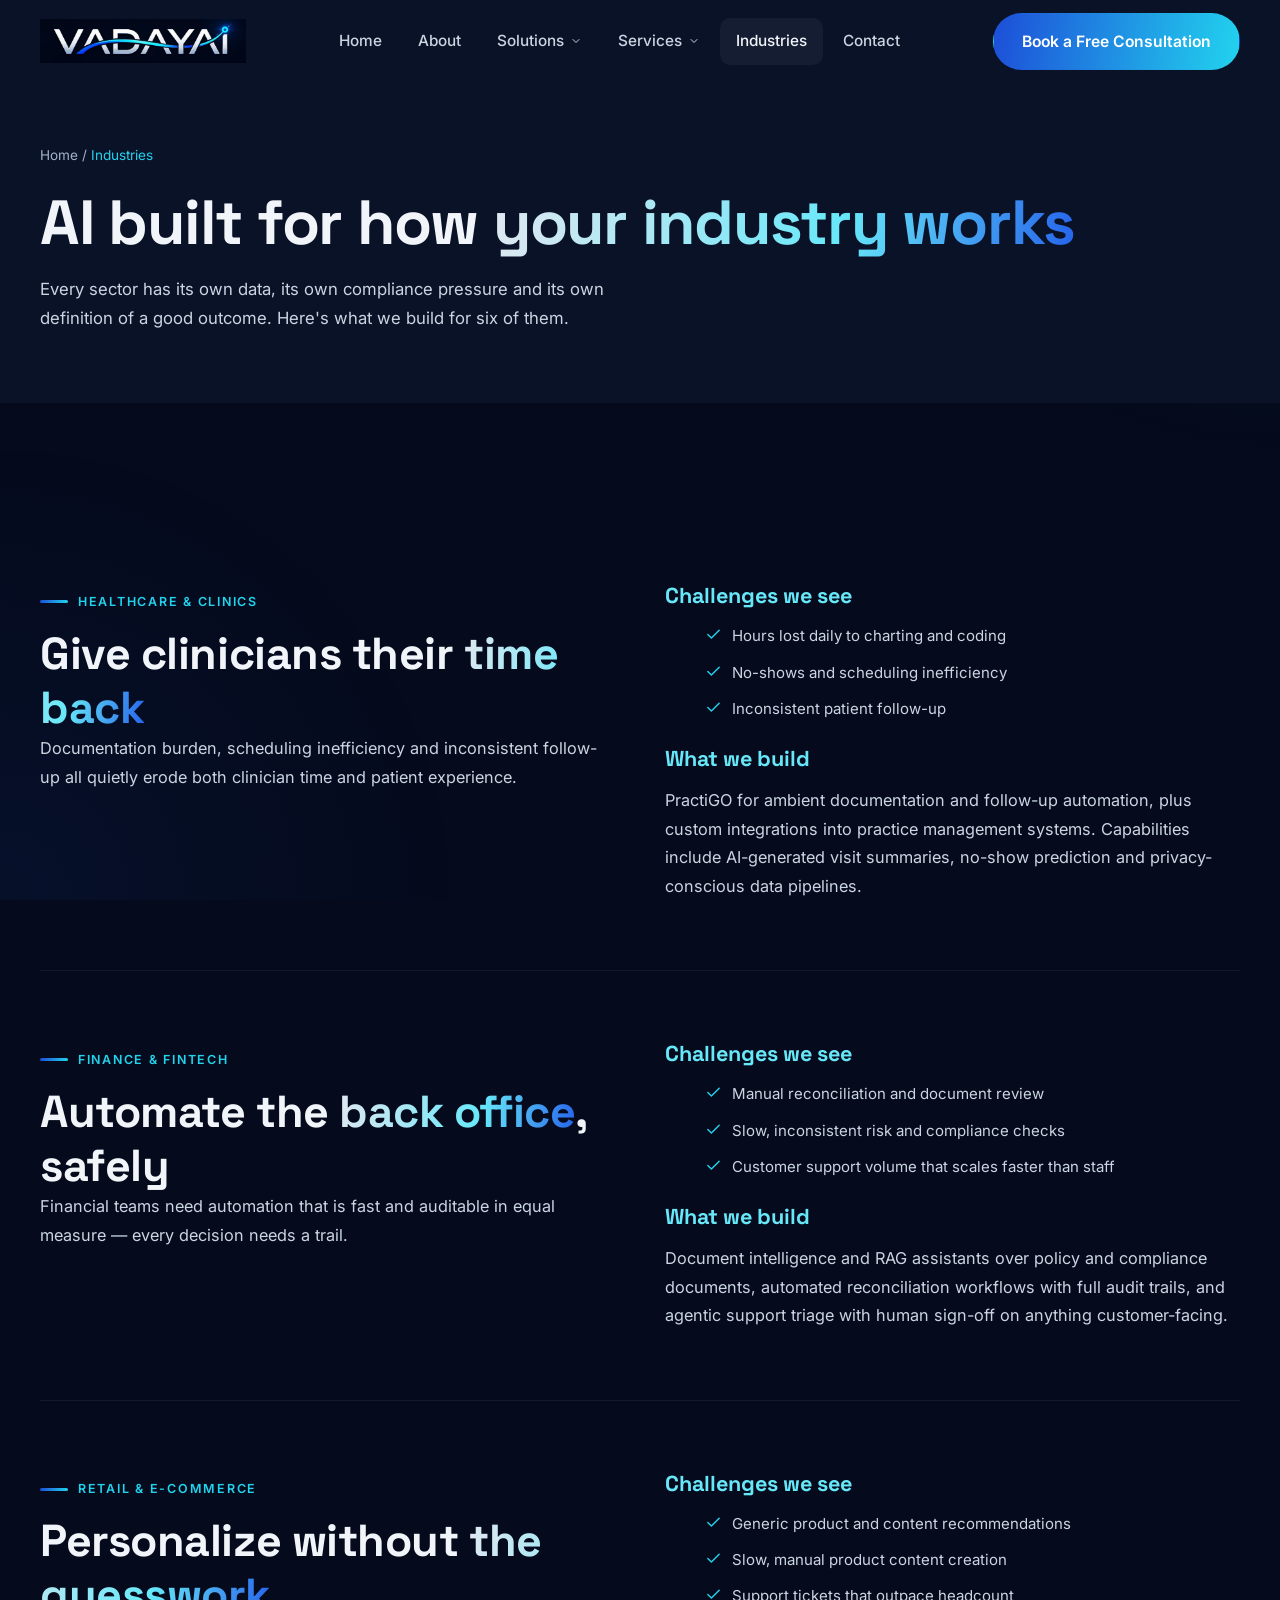
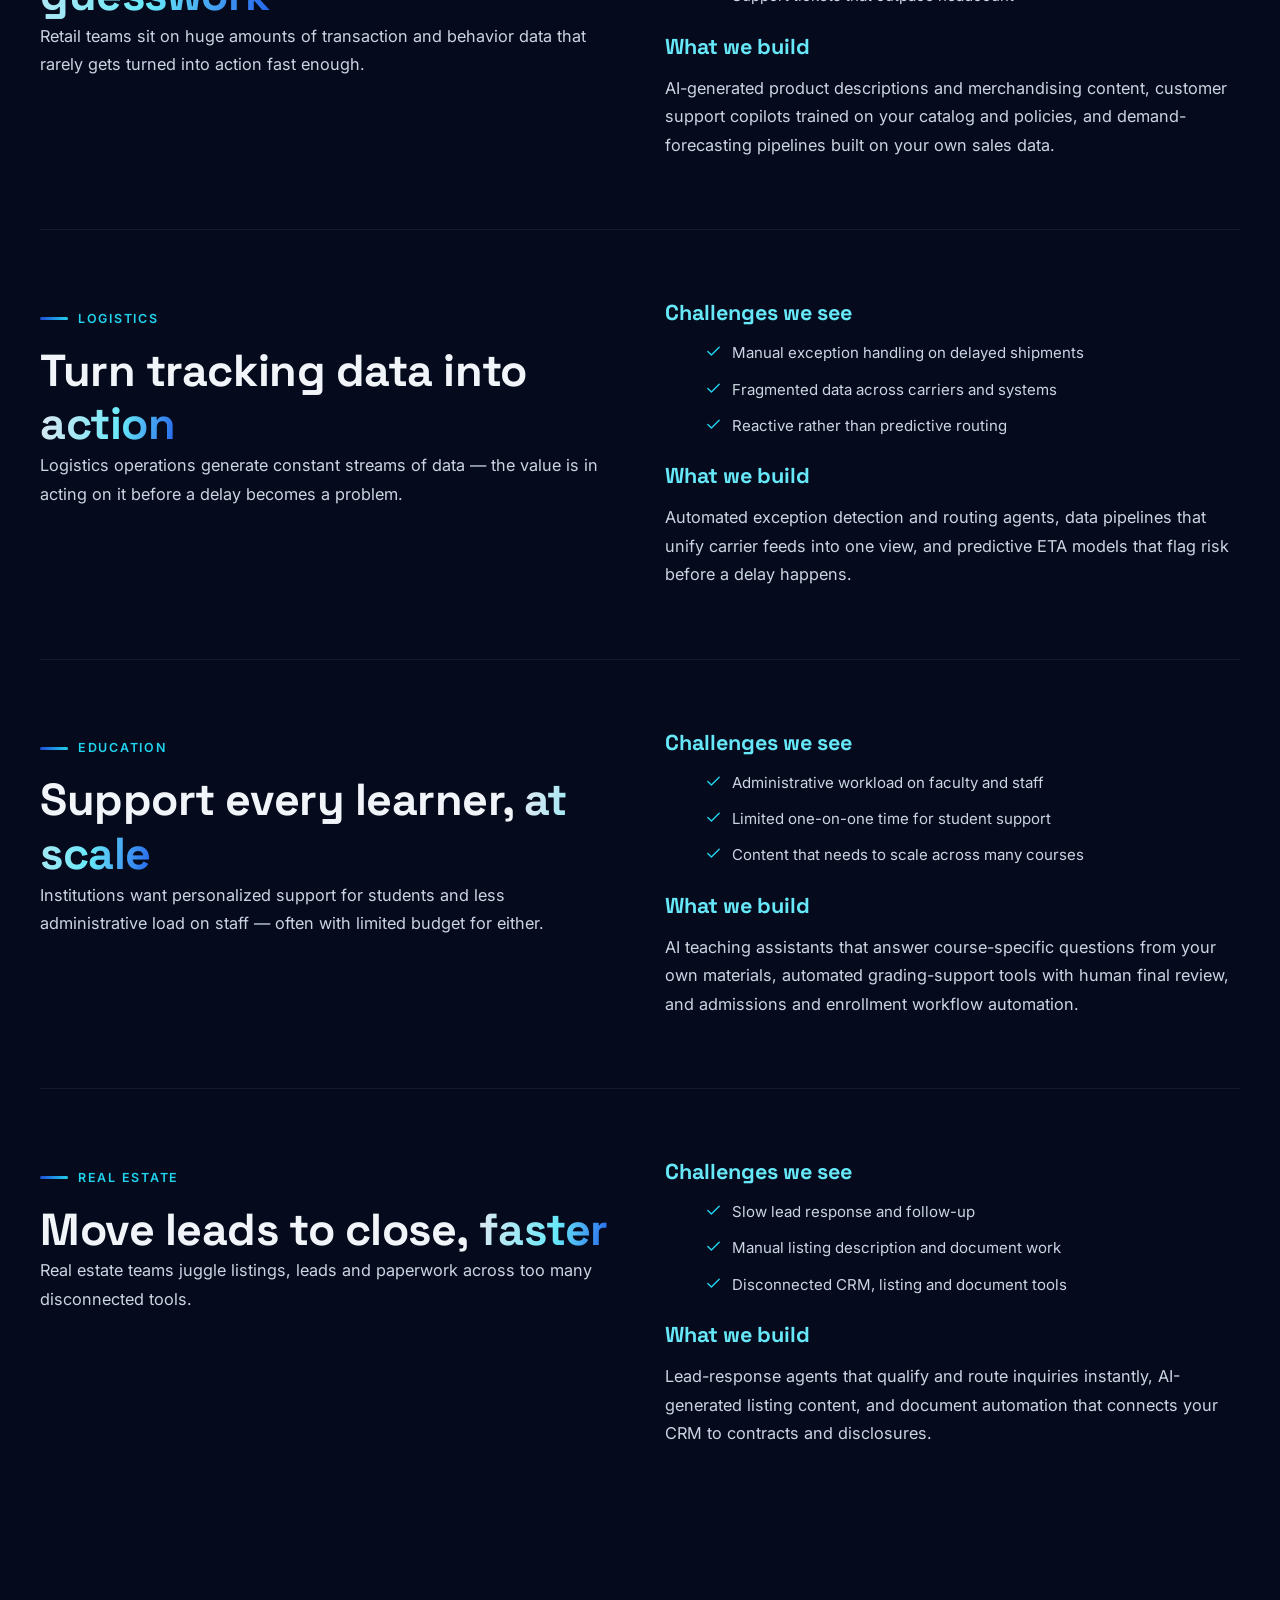
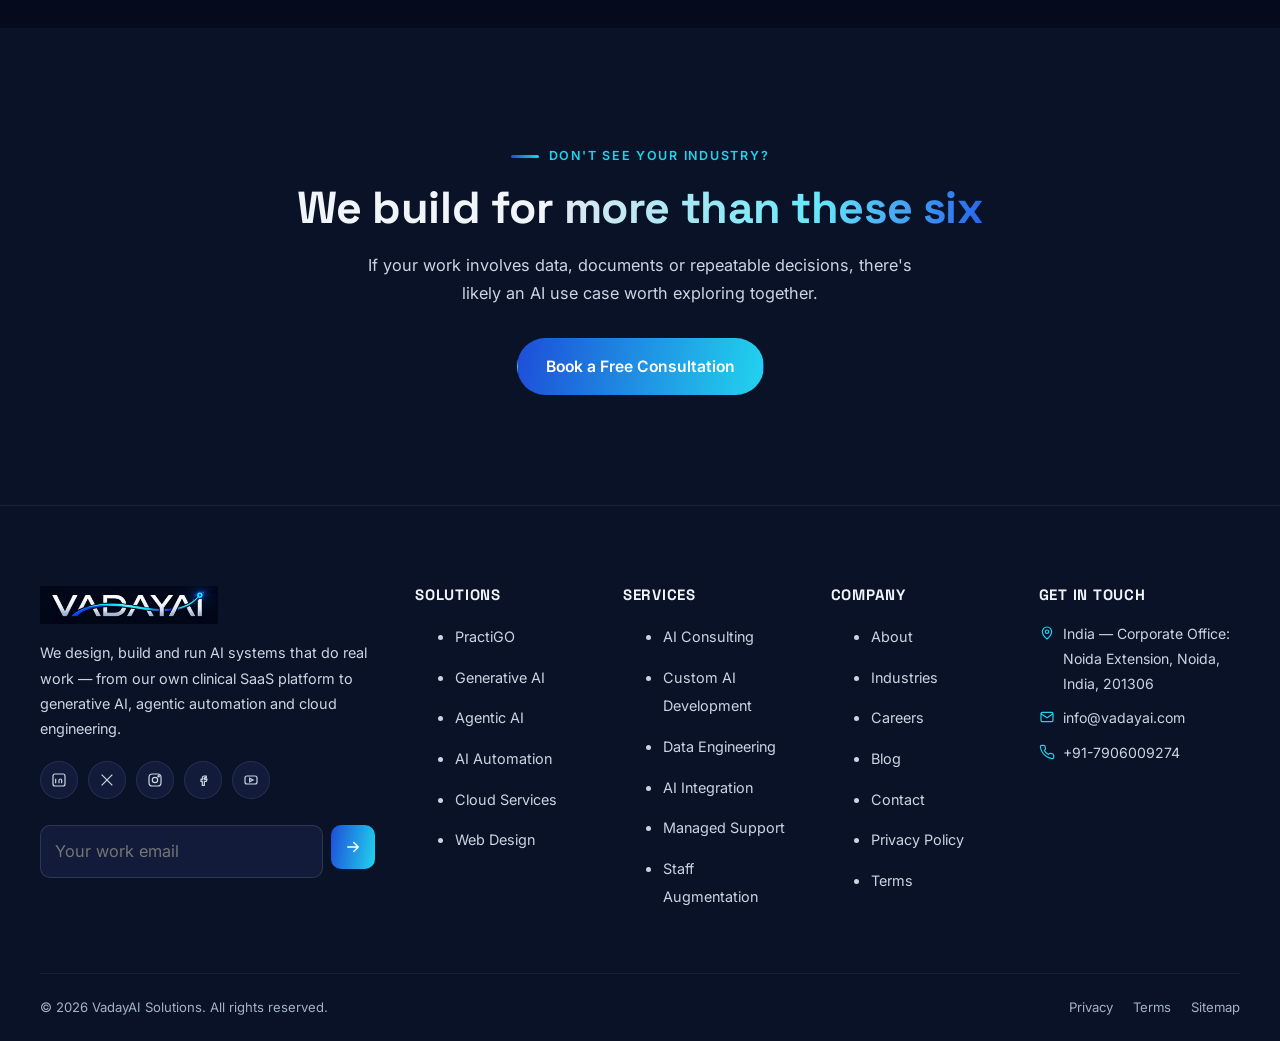
<file: industries.html>
<!DOCTYPE html>
<html lang="en">
<head>
  <meta charset="UTF-8" />
  <meta name="viewport" content="width=device-width, initial-scale=1.0" />
  <title>Industries We Serve | AI for Healthcare, Finance &amp; More</title>
  <meta name="description" content="VadayAI builds AI systems for healthcare, finance, retail, logistics, education and real estate — see what we build for each industry." />
  <link rel="canonical" href="https://www.vadayai.com/industries.html" />

  <link rel="icon" href="favicon.svg" type="image/svg+xml" />
  <link rel="preconnect" href="https://fonts.googleapis.com" />
  <link rel="preconnect" href="https://fonts.gstatic.com" crossorigin />
  <link href="https://fonts.googleapis.com/css2?family=Space+Grotesk:wght@600;700&amp;family=Inter:wght@400;500;600&amp;display=swap" rel="stylesheet" />
  <link rel="stylesheet" href="assets/css/style.css" />
  <link rel="stylesheet" href="assets/css/responsive.css" />

  <meta property="og:type" content="website" />
  <meta property="og:title" content="Industries We Serve | AI for Healthcare, Finance &amp; More" />
  <meta property="og:description" content="AI systems for healthcare, finance, retail, logistics, education and real estate." />
  <meta property="og:image" content="https://www.vadayai.com/assets/img/vadayai-logo.jpeg" />
  <meta property="og:url" content="https://www.vadayai.com/industries.html" />
  <meta name="twitter:card" content="summary_large_image" />
  <meta name="twitter:title" content="Industries We Serve | AI for Healthcare, Finance &amp; More" />
  <meta name="twitter:description" content="AI systems for healthcare, finance, retail, logistics, education and real estate." />
  <meta name="twitter:image" content="https://www.vadayai.com/assets/img/vadayai-logo.jpeg" />

  <script type="application/ld+json">
  {
    "@context": "https://schema.org",
    "@type": "BreadcrumbList",
    "itemListElement": [
      { "@type": "ListItem", "position": 1, "name": "Home", "item": "https://www.vadayai.com/" },
      { "@type": "ListItem", "position": 2, "name": "Industries", "item": "https://www.vadayai.com/industries.html" }
    ]
  }
  </script>
</head>
<body>

  <a class="skip-link" href="#main">Skip to main content</a>

  <svg width="0" height="0" style="position:absolute" aria-hidden="true" focusable="false">
    <defs>
      <linearGradient id="swooshGradient" x1="0%" y1="0%" x2="100%" y2="0%">
        <stop offset="0%" stop-color="#1D4ED8" />
        <stop offset="100%" stop-color="#22D3EE" />
      </linearGradient>
    </defs>
  </svg>

  <header class="site-header">
    <div class="header-inner">
      <a class="brand" href="index.html" aria-label="VadayAI Solutions — Home">
        <img src="assets/img/vadayai-logo.jpeg" alt="VadayAI Solutions" width="206" height="44" />
      </a>
      <nav class="main-nav" aria-label="Primary">
        <ul class="nav-list">
          <li><a class="nav-link" href="index.html">Home</a></li>
          <li><a class="nav-link" href="about.html">About</a></li>
          <li class="has-mega">
            <a class="nav-link" href="services.html" aria-haspopup="true" aria-expanded="false">
              Solutions
              <svg class="chev" viewBox="0 0 24 24" fill="none" stroke="currentColor" stroke-width="2" stroke-linecap="round" stroke-linejoin="round" aria-hidden="true"><path d="M6 9l6 6 6-6"/></svg>
            </a>
            <div class="mega-panel" role="menu" aria-label="Solutions">
              <a class="mega-item" href="practigo.html" role="menuitem">
                <span class="mega-icon" aria-hidden="true"><svg viewBox="0 0 24 24" fill="none" stroke="#fff" stroke-width="1.8" stroke-linecap="round" stroke-linejoin="round"><path d="M3 12h4l2 6 4-14 2 8h6"/></svg></span>
                <span><strong>PractiGO</strong><span>Our AI SaaS platform built for doctors and clinics</span></span>
              </a>
              <a class="mega-item" href="services.html#genai" role="menuitem">
                <span class="mega-icon" aria-hidden="true"><svg viewBox="0 0 24 24" fill="none" stroke="#fff" stroke-width="1.8" stroke-linecap="round" stroke-linejoin="round"><path d="M12 3v4M12 17v4M3 12h4M17 12h4M6 6l2.5 2.5M15.5 15.5 18 18M18 6l-2.5 2.5M8.5 15.5 6 18"/></svg></span>
                <span><strong>Generative AI Solutions</strong><span>LLM apps, copilots and content engines</span></span>
              </a>
              <a class="mega-item" href="services.html#agentic" role="menuitem">
                <span class="mega-icon" aria-hidden="true"><svg viewBox="0 0 24 24" fill="none" stroke="#fff" stroke-width="1.8" stroke-linecap="round" stroke-linejoin="round"><rect x="5" y="9" width="14" height="10" rx="2"/><circle cx="9" cy="14" r="1"/><circle cx="15" cy="14" r="1"/><path d="M12 9V5M9 5h6"/></svg></span>
                <span><strong>Agentic AI Systems</strong><span>Autonomous agents that execute multi-step work</span></span>
              </a>
              <a class="mega-item" href="services.html#automation" role="menuitem">
                <span class="mega-icon" aria-hidden="true"><svg viewBox="0 0 24 24" fill="none" stroke="#fff" stroke-width="1.8" stroke-linecap="round" stroke-linejoin="round"><circle cx="12" cy="12" r="3"/><path d="M12 2v3M12 19v3M4.2 4.2l2.1 2.1M17.7 17.7l2.1 2.1M2 12h3M19 12h3M4.2 19.8l2.1-2.1M17.7 6.3l2.1-2.1"/></svg></span>
                <span><strong>AI Automation</strong><span>Workflow and back-office automation</span></span>
              </a>
              <a class="mega-item" href="services.html#cloud" role="menuitem">
                <span class="mega-icon" aria-hidden="true"><svg viewBox="0 0 24 24" fill="none" stroke="#fff" stroke-width="1.8" stroke-linecap="round" stroke-linejoin="round"><path d="M7 18a5 5 0 0 1-.4-10 6 6 0 0 1 11.4 2A4.5 4.5 0 0 1 17.5 18Z"/></svg></span>
                <span><strong>Cloud Services</strong><span>Architecture, migration and DevOps</span></span>
              </a>
              <a class="mega-item" href="services.html#web" role="menuitem">
                <span class="mega-icon" aria-hidden="true"><svg viewBox="0 0 24 24" fill="none" stroke="#fff" stroke-width="1.8" stroke-linecap="round" stroke-linejoin="round"><rect x="3" y="4" width="18" height="16" rx="2"/><path d="M3 9h18"/><path d="M8 14l-2 2 2 2M13 14l2 2-2 2"/></svg></span>
                <span><strong>Web Design &amp; Development</strong><span>Conversion-focused sites and portals</span></span>
              </a>
            </div>
          </li>
          <li class="has-mega">
            <a class="nav-link" href="services.html" aria-haspopup="true" aria-expanded="false">
              Services
              <svg class="chev" viewBox="0 0 24 24" fill="none" stroke="currentColor" stroke-width="2" stroke-linecap="round" stroke-linejoin="round" aria-hidden="true"><path d="M6 9l6 6 6-6"/></svg>
            </a>
            <div class="mega-panel" role="menu" aria-label="Services">
              <a class="mega-item" href="services.html#consulting" role="menuitem">
                <span class="mega-icon" aria-hidden="true"><svg viewBox="0 0 24 24" fill="none" stroke="#fff" stroke-width="1.8" stroke-linecap="round" stroke-linejoin="round"><circle cx="12" cy="12" r="9"/><path d="M15 9l-2 6-4 2 2-6z"/></svg></span>
                <span><strong>AI Consulting &amp; Strategy</strong><span>Roadmaps and use-case prioritization</span></span>
              </a>
              <a class="mega-item" href="services.html#development" role="menuitem">
                <span class="mega-icon" aria-hidden="true"><svg viewBox="0 0 24 24" fill="none" stroke="#fff" stroke-width="1.8" stroke-linecap="round" stroke-linejoin="round"><path d="M8 4 3 12l5 8"/><path d="M16 4l5 8-5 8"/></svg></span>
                <span><strong>Custom AI Development</strong><span>Models and applications built for you</span></span>
              </a>
              <a class="mega-item" href="services.html#data" role="menuitem">
                <span class="mega-icon" aria-hidden="true"><svg viewBox="0 0 24 24" fill="none" stroke="#fff" stroke-width="1.8" stroke-linecap="round" stroke-linejoin="round"><ellipse cx="12" cy="6" rx="8" ry="3"/><path d="M4 6v6c0 1.7 3.6 3 8 3s8-1.3 8-3V6"/><path d="M4 12v6c0 1.7 3.6 3 8 3s8-1.3 8-3v-6"/></svg></span>
                <span><strong>Data Engineering &amp; RAG</strong><span>Pipelines and retrieval-grounded AI</span></span>
              </a>
              <a class="mega-item" href="services.html#integration" role="menuitem">
                <span class="mega-icon" aria-hidden="true"><svg viewBox="0 0 24 24" fill="none" stroke="#fff" stroke-width="1.8" stroke-linecap="round" stroke-linejoin="round"><path d="M9 12h6"/><path d="M10 6H7a6 6 0 0 0 0 12h3"/><path d="M14 6h3a6 6 0 0 1 0 12h-3"/></svg></span>
                <span><strong>AI Integration</strong><span>AI woven into the tools you already use</span></span>
              </a>
              <a class="mega-item" href="services.html#support" role="menuitem">
                <span class="mega-icon" aria-hidden="true"><svg viewBox="0 0 24 24" fill="none" stroke="#fff" stroke-width="1.8" stroke-linecap="round" stroke-linejoin="round"><path d="M12 3l8 4v5c0 5-3.4 8.4-8 9-4.6-.6-8-4-8-9V7z"/><path d="m9 12 2 2 4-4"/></svg></span>
                <span><strong>Managed AI Support</strong><span>Monitoring, tuning and updates post-launch</span></span>
              </a>
              <a class="mega-item" href="services.html#staffing" role="menuitem">
                <span class="mega-icon" aria-hidden="true"><svg viewBox="0 0 24 24" fill="none" stroke="#fff" stroke-width="1.8" stroke-linecap="round" stroke-linejoin="round"><circle cx="9" cy="8" r="3.5"/><path d="M2.5 19a6.5 6.5 0 0 1 13 0"/><circle cx="17.5" cy="9" r="3"/><path d="M15 12.5a5.5 5.5 0 0 1 6.5 5.4"/></svg></span>
                <span><strong>Staff Augmentation</strong><span>Senior AI engineers embedded in your team</span></span>
              </a>
            </div>
          </li>
          <li><a class="nav-link" href="industries.html">Industries</a></li>
          <li><a class="nav-link" href="contact.html">Contact</a></li>
        </ul>
      </nav>
      <div class="header-cta">
        <a class="btn btn-primary" href="contact.html">Book a Free Consultation</a>
        <button class="nav-toggle" aria-label="Open menu" aria-expanded="false" aria-controls="mobileNav">
          <svg viewBox="0 0 24 24" fill="none" stroke="currentColor" stroke-width="2" stroke-linecap="round" aria-hidden="true"><path d="M4 7h16M4 12h16M4 17h16"/></svg>
        </button>
      </div>
    </div>
  </header>

  <div class="mobile-nav" id="mobileNav">
    <div class="mobile-nav-head">
      <img src="assets/img/vadayai-logo.jpeg" alt="VadayAI Solutions" height="32" />
      <button class="mobile-nav-close" aria-label="Close menu">
        <svg viewBox="0 0 24 24" fill="none" stroke="currentColor" stroke-width="2" stroke-linecap="round" aria-hidden="true"><path d="M6 6l12 12M18 6 6 18"/></svg>
      </button>
    </div>
    <ul class="mobile-nav-list">
      <li><a href="index.html">Home</a></li>
      <li><a href="about.html">About</a></li>
      <li class="mobile-accordion">
        <button class="mobile-accordion-trigger" aria-expanded="false">Solutions
          <svg viewBox="0 0 24 24" fill="none" stroke="currentColor" stroke-width="2" stroke-linecap="round" stroke-linejoin="round" aria-hidden="true"><path d="M6 9l6 6 6-6"/></svg>
        </button>
        <div class="mobile-accordion-panel">
          <a href="practigo.html"><strong>PractiGO</strong><span>AI platform for doctors and clinics</span></a>
          <a href="services.html#genai"><strong>Generative AI Solutions</strong><span>LLM apps and copilots</span></a>
          <a href="services.html#agentic"><strong>Agentic AI Systems</strong><span>Autonomous multi-step agents</span></a>
          <a href="services.html#automation"><strong>AI Automation</strong><span>Workflow automation</span></a>
          <a href="services.html#cloud"><strong>Cloud Services</strong><span>Architecture and DevOps</span></a>
          <a href="services.html#web"><strong>Web Design &amp; Development</strong><span>Conversion-focused sites</span></a>
        </div>
      </li>
      <li class="mobile-accordion">
        <button class="mobile-accordion-trigger" aria-expanded="false">Services
          <svg viewBox="0 0 24 24" fill="none" stroke="currentColor" stroke-width="2" stroke-linecap="round" stroke-linejoin="round" aria-hidden="true"><path d="M6 9l6 6 6-6"/></svg>
        </button>
        <div class="mobile-accordion-panel">
          <a href="services.html#consulting"><strong>AI Consulting &amp; Strategy</strong></a>
          <a href="services.html#development"><strong>Custom AI Development</strong></a>
          <a href="services.html#data"><strong>Data Engineering &amp; RAG</strong></a>
          <a href="services.html#integration"><strong>AI Integration</strong></a>
          <a href="services.html#support"><strong>Managed AI Support</strong></a>
          <a href="services.html#staffing"><strong>Staff Augmentation</strong></a>
        </div>
      </li>
      <li><a href="industries.html">Industries</a></li>
      <li><a href="contact.html">Contact</a></li>
    </ul>
    <div class="mobile-nav-cta">
      <a class="btn btn-primary" href="contact.html">Book a Free Consultation</a>
    </div>
  </div>

  <main id="main">

    <section class="page-hero">
      <div class="container">
        <p class="breadcrumb"><a href="index.html">Home</a> / <span>Industries</span></p>
        <h1>AI built for how <span class="grad-text">your industry works</span></h1>
        <p class="lede">Every sector has its own data, its own compliance pressure and its own definition of a good outcome. Here's what we build for six of them.</p>
      </div>
    </section>

    <section>
      <div class="container">

        <div class="industry-block" id="healthcare">
          <div class="industry-block-grid">
            <div data-reveal>
              <p class="eyebrow">Healthcare &amp; Clinics</p>
              <h2>Give clinicians their <span class="grad-text">time back</span></h2>
              <p>Documentation burden, scheduling inefficiency and inconsistent follow-up all quietly erode both clinician time and patient experience.</p>
            </div>
            <div data-reveal data-reveal-delay="100">
              <h3>Challenges we see</h3>
              <ul>
                <li><svg viewBox="0 0 24 24" fill="none" stroke="currentColor" stroke-width="2" stroke-linecap="round" stroke-linejoin="round" aria-hidden="true"><path d="M20 6 9 17l-5-5"/></svg>Hours lost daily to charting and coding</li>
                <li><svg viewBox="0 0 24 24" fill="none" stroke="currentColor" stroke-width="2" stroke-linecap="round" stroke-linejoin="round" aria-hidden="true"><path d="M20 6 9 17l-5-5"/></svg>No-shows and scheduling inefficiency</li>
                <li><svg viewBox="0 0 24 24" fill="none" stroke="currentColor" stroke-width="2" stroke-linecap="round" stroke-linejoin="round" aria-hidden="true"><path d="M20 6 9 17l-5-5"/></svg>Inconsistent patient follow-up</li>
              </ul>
              <h3 style="margin-top:24px">What we build</h3>
              <p>PractiGO for ambient documentation and follow-up automation, plus custom integrations into practice management systems. Capabilities include AI-generated visit summaries, no-show prediction and privacy-conscious data pipelines.</p>
            </div>
          </div>
        </div>

        <div class="industry-block" id="finance">
          <div class="industry-block-grid">
            <div data-reveal>
              <p class="eyebrow">Finance &amp; Fintech</p>
              <h2>Automate the <span class="grad-text">back office</span>, safely</h2>
              <p>Financial teams need automation that is fast and auditable in equal measure — every decision needs a trail.</p>
            </div>
            <div data-reveal data-reveal-delay="100">
              <h3>Challenges we see</h3>
              <ul>
                <li><svg viewBox="0 0 24 24" fill="none" stroke="currentColor" stroke-width="2" stroke-linecap="round" stroke-linejoin="round" aria-hidden="true"><path d="M20 6 9 17l-5-5"/></svg>Manual reconciliation and document review</li>
                <li><svg viewBox="0 0 24 24" fill="none" stroke="currentColor" stroke-width="2" stroke-linecap="round" stroke-linejoin="round" aria-hidden="true"><path d="M20 6 9 17l-5-5"/></svg>Slow, inconsistent risk and compliance checks</li>
                <li><svg viewBox="0 0 24 24" fill="none" stroke="currentColor" stroke-width="2" stroke-linecap="round" stroke-linejoin="round" aria-hidden="true"><path d="M20 6 9 17l-5-5"/></svg>Customer support volume that scales faster than staff</li>
              </ul>
              <h3 style="margin-top:24px">What we build</h3>
              <p>Document intelligence and RAG assistants over policy and compliance documents, automated reconciliation workflows with full audit trails, and agentic support triage with human sign-off on anything customer-facing.</p>
            </div>
          </div>
        </div>

        <div class="industry-block" id="retail">
          <div class="industry-block-grid">
            <div data-reveal>
              <p class="eyebrow">Retail &amp; E-commerce</p>
              <h2>Personalize without <span class="grad-text">the guesswork</span></h2>
              <p>Retail teams sit on huge amounts of transaction and behavior data that rarely gets turned into action fast enough.</p>
            </div>
            <div data-reveal data-reveal-delay="100">
              <h3>Challenges we see</h3>
              <ul>
                <li><svg viewBox="0 0 24 24" fill="none" stroke="currentColor" stroke-width="2" stroke-linecap="round" stroke-linejoin="round" aria-hidden="true"><path d="M20 6 9 17l-5-5"/></svg>Generic product and content recommendations</li>
                <li><svg viewBox="0 0 24 24" fill="none" stroke="currentColor" stroke-width="2" stroke-linecap="round" stroke-linejoin="round" aria-hidden="true"><path d="M20 6 9 17l-5-5"/></svg>Slow, manual product content creation</li>
                <li><svg viewBox="0 0 24 24" fill="none" stroke="currentColor" stroke-width="2" stroke-linecap="round" stroke-linejoin="round" aria-hidden="true"><path d="M20 6 9 17l-5-5"/></svg>Support tickets that outpace headcount</li>
              </ul>
              <h3 style="margin-top:24px">What we build</h3>
              <p>AI-generated product descriptions and merchandising content, customer support copilots trained on your catalog and policies, and demand-forecasting pipelines built on your own sales data.</p>
            </div>
          </div>
        </div>

        <div class="industry-block" id="logistics">
          <div class="industry-block-grid">
            <div data-reveal>
              <p class="eyebrow">Logistics</p>
              <h2>Turn tracking data into <span class="grad-text">action</span></h2>
              <p>Logistics operations generate constant streams of data — the value is in acting on it before a delay becomes a problem.</p>
            </div>
            <div data-reveal data-reveal-delay="100">
              <h3>Challenges we see</h3>
              <ul>
                <li><svg viewBox="0 0 24 24" fill="none" stroke="currentColor" stroke-width="2" stroke-linecap="round" stroke-linejoin="round" aria-hidden="true"><path d="M20 6 9 17l-5-5"/></svg>Manual exception handling on delayed shipments</li>
                <li><svg viewBox="0 0 24 24" fill="none" stroke="currentColor" stroke-width="2" stroke-linecap="round" stroke-linejoin="round" aria-hidden="true"><path d="M20 6 9 17l-5-5"/></svg>Fragmented data across carriers and systems</li>
                <li><svg viewBox="0 0 24 24" fill="none" stroke="currentColor" stroke-width="2" stroke-linecap="round" stroke-linejoin="round" aria-hidden="true"><path d="M20 6 9 17l-5-5"/></svg>Reactive rather than predictive routing</li>
              </ul>
              <h3 style="margin-top:24px">What we build</h3>
              <p>Automated exception detection and routing agents, data pipelines that unify carrier feeds into one view, and predictive ETA models that flag risk before a delay happens.</p>
            </div>
          </div>
        </div>

        <div class="industry-block" id="education">
          <div class="industry-block-grid">
            <div data-reveal>
              <p class="eyebrow">Education</p>
              <h2>Support every learner, <span class="grad-text">at scale</span></h2>
              <p>Institutions want personalized support for students and less administrative load on staff — often with limited budget for either.</p>
            </div>
            <div data-reveal data-reveal-delay="100">
              <h3>Challenges we see</h3>
              <ul>
                <li><svg viewBox="0 0 24 24" fill="none" stroke="currentColor" stroke-width="2" stroke-linecap="round" stroke-linejoin="round" aria-hidden="true"><path d="M20 6 9 17l-5-5"/></svg>Administrative workload on faculty and staff</li>
                <li><svg viewBox="0 0 24 24" fill="none" stroke="currentColor" stroke-width="2" stroke-linecap="round" stroke-linejoin="round" aria-hidden="true"><path d="M20 6 9 17l-5-5"/></svg>Limited one-on-one time for student support</li>
                <li><svg viewBox="0 0 24 24" fill="none" stroke="currentColor" stroke-width="2" stroke-linecap="round" stroke-linejoin="round" aria-hidden="true"><path d="M20 6 9 17l-5-5"/></svg>Content that needs to scale across many courses</li>
              </ul>
              <h3 style="margin-top:24px">What we build</h3>
              <p>AI teaching assistants that answer course-specific questions from your own materials, automated grading-support tools with human final review, and admissions and enrollment workflow automation.</p>
            </div>
          </div>
        </div>

        <div class="industry-block" id="realestate">
          <div class="industry-block-grid">
            <div data-reveal>
              <p class="eyebrow">Real Estate</p>
              <h2>Move leads to close, <span class="grad-text">faster</span></h2>
              <p>Real estate teams juggle listings, leads and paperwork across too many disconnected tools.</p>
            </div>
            <div data-reveal data-reveal-delay="100">
              <h3>Challenges we see</h3>
              <ul>
                <li><svg viewBox="0 0 24 24" fill="none" stroke="currentColor" stroke-width="2" stroke-linecap="round" stroke-linejoin="round" aria-hidden="true"><path d="M20 6 9 17l-5-5"/></svg>Slow lead response and follow-up</li>
                <li><svg viewBox="0 0 24 24" fill="none" stroke="currentColor" stroke-width="2" stroke-linecap="round" stroke-linejoin="round" aria-hidden="true"><path d="M20 6 9 17l-5-5"/></svg>Manual listing description and document work</li>
                <li><svg viewBox="0 0 24 24" fill="none" stroke="currentColor" stroke-width="2" stroke-linecap="round" stroke-linejoin="round" aria-hidden="true"><path d="M20 6 9 17l-5-5"/></svg>Disconnected CRM, listing and document tools</li>
              </ul>
              <h3 style="margin-top:24px">What we build</h3>
              <p>Lead-response agents that qualify and route inquiries instantly, AI-generated listing content, and document automation that connects your CRM to contracts and disclosures.</p>
            </div>
          </div>
        </div>

      </div>
    </section>

    <section class="bg-alt">
      <div class="container text-center" data-reveal>
        <p class="eyebrow" style="justify-content:center">Don't See Your Industry?</p>
        <h2>We build for <span class="grad-text">more than these six</span></h2>
        <p style="max-width:560px;margin:16px auto 30px">If your work involves data, documents or repeatable decisions, there's likely an AI use case worth exploring together.</p>
        <a class="btn btn-primary" href="contact.html">Book a Free Consultation</a>
      </div>
    </section>

  </main>

  <footer class="site-footer">
    <div class="container">
      <div class="footer-grid">
        <div class="footer-col footer-brand">
          <img src="assets/img/vadayai-logo.jpeg" alt="VadayAI Solutions" width="178" height="38" />
          <p>We design, build and run AI systems that do real work — from our own clinical SaaS platform to generative AI, agentic automation and cloud engineering.</p>
          <div class="social-row">
            <!-- FILL IN REAL SOCIAL URLS -->
            <a href="https://www.linkedin.com/company/vadayai" target="_blank" rel="noopener" aria-label="VadayAI on LinkedIn"><svg viewBox="0 0 24 24" fill="none" stroke="currentColor" stroke-width="1.8" aria-hidden="true"><rect x="3" y="3" width="18" height="18" rx="3"/><path d="M7 10v7M7 7v.01M12 17v-4.5a2 2 0 0 1 4 0V17M12 12.5V17"/></svg></a>
            <a href="#" aria-label="VadayAI on X"><svg viewBox="0 0 24 24" fill="none" stroke="currentColor" stroke-width="1.8" aria-hidden="true"><path d="M4 4l16 16M20 4 4 20"/></svg></a>
            <a href="https://www.instagram.com/vadayai" target="_blank" rel="noopener" aria-label="VadayAI on Instagram"><svg viewBox="0 0 24 24" fill="none" stroke="currentColor" stroke-width="1.8" aria-hidden="true"><rect x="3" y="3" width="18" height="18" rx="5"/><circle cx="12" cy="12" r="4"/><circle cx="17.5" cy="6.5" r="1"/></svg></a>
            <a href="https://www.facebook.com/share/1BdxcCt2H8/?mibextid=wwXIfr" target="_blank" rel="noopener" aria-label="VadayAI on Facebook"><svg viewBox="0 0 24 24" fill="none" stroke="currentColor" stroke-width="1.8" aria-hidden="true"><path d="M14 9h3V6h-3a3 3 0 0 0-3 3v2H9v3h2v6h3v-6h3l1-3h-4v-1.5c0-.6.4-1.5 1-1.5Z"/></svg></a>
            <a href="#" aria-label="VadayAI on YouTube"><svg viewBox="0 0 24 24" fill="none" stroke="currentColor" stroke-width="1.8" aria-hidden="true"><rect x="3" y="6" width="18" height="12" rx="3"/><path d="m10 9.5 5 2.5-5 2.5Z"/></svg></a>
          </div>
          <form class="newsletter" aria-label="Newsletter signup" onsubmit="return false;">
            <label class="visually-hidden" for="newsletter-email">Email address</label>
            <input type="email" id="newsletter-email" placeholder="Your work email" required />
            <button type="submit" aria-label="Subscribe">
              <svg viewBox="0 0 24 24" fill="none" stroke="currentColor" stroke-width="2" stroke-linecap="round" stroke-linejoin="round" aria-hidden="true"><path d="M5 12h14M13 6l6 6-6 6"/></svg>
            </button>
          </form>
        </div>
        <div class="footer-col">
          <h4>Solutions<span class="footer-accordion-toggle" aria-hidden="true"></span></h4>
          <ul>
            <li><a href="practigo.html">PractiGO</a></li>
            <li><a href="services.html#genai">Generative AI</a></li>
            <li><a href="services.html#agentic">Agentic AI</a></li>
            <li><a href="services.html#automation">AI Automation</a></li>
            <li><a href="services.html#cloud">Cloud Services</a></li>
            <li><a href="services.html#web">Web Design</a></li>
          </ul>
        </div>
        <div class="footer-col">
          <h4>Services<span class="footer-accordion-toggle" aria-hidden="true"></span></h4>
          <ul>
            <li><a href="services.html#consulting">AI Consulting</a></li>
            <li><a href="services.html#development">Custom AI Development</a></li>
            <li><a href="services.html#data">Data Engineering</a></li>
            <li><a href="services.html#integration">AI Integration</a></li>
            <li><a href="services.html#support">Managed Support</a></li>
            <li><a href="services.html#staffing">Staff Augmentation</a></li>
          </ul>
        </div>
        <div class="footer-col">
          <h4>Company<span class="footer-accordion-toggle" aria-hidden="true"></span></h4>
          <ul>
            <li><a href="about.html">About</a></li>
            <li><a href="industries.html">Industries</a></li>
            <li><a href="#">Careers</a></li>
            <li><a href="#">Blog</a></li>
            <li><a href="contact.html">Contact</a></li>
            <li><a href="privacy-policy.html">Privacy Policy</a></li>
            <li><a href="terms.html">Terms</a></li>
          </ul>
        </div>
        <div class="footer-col">
          <h4>Get in Touch<span class="footer-accordion-toggle" aria-hidden="true"></span></h4>
          <div class="footer-office">
            <p>
              <svg viewBox="0 0 24 24" fill="none" stroke="currentColor" stroke-width="1.8" aria-hidden="true"><path d="M12 21s7-6.3 7-11a7 7 0 1 0-14 0c0 4.7 7 11 7 11Z"/><circle cx="12" cy="10" r="2.5"/></svg>
              <span>India — Corporate Office: Noida Extension, Noida, India, 201306</span>
            </p>
            <p>
              <svg viewBox="0 0 24 24" fill="none" stroke="currentColor" stroke-width="1.8" aria-hidden="true"><rect x="3" y="5" width="18" height="14" rx="2"/><path d="m3 7 9 6 9-6"/></svg>
              <span><a href="mailto:info@vadayai.com">info@vadayai.com</a></span>
            </p>
            <p>
              <svg viewBox="0 0 24 24" fill="none" stroke="currentColor" stroke-width="1.8" aria-hidden="true"><path d="M22 16.9v3a2 2 0 0 1-2.2 2 19.8 19.8 0 0 1-8.6-3.1 19.5 19.5 0 0 1-6-6 19.8 19.8 0 0 1-3.1-8.6A2 2 0 0 1 4.1 2h3a2 2 0 0 1 2 1.7c.1.9.3 1.8.6 2.7a2 2 0 0 1-.5 2.1L8 9.7a16 16 0 0 0 6 6l1.2-1.2a2 2 0 0 1 2.1-.5c.9.3 1.8.5 2.7.6a2 2 0 0 1 1.7 2Z"/></svg>
              <span><a href="tel:+917906009274">+91-7906009274</a></span>
            </p>
          </div>
        </div>
      </div>
      <div class="footer-bottom">
        <span>&copy; 2026 VadayAI Solutions. All rights reserved.</span>
        <div class="footer-bottom-links">
          <a href="privacy-policy.html">Privacy</a>
          <a href="terms.html">Terms</a>
          <a href="sitemap.xml">Sitemap</a>
        </div>
      </div>
    </div>
  </footer>

  <script src="assets/js/content.js" defer></script>
  <script src="assets/js/main.js" defer></script>
</body>
</html>
</file>
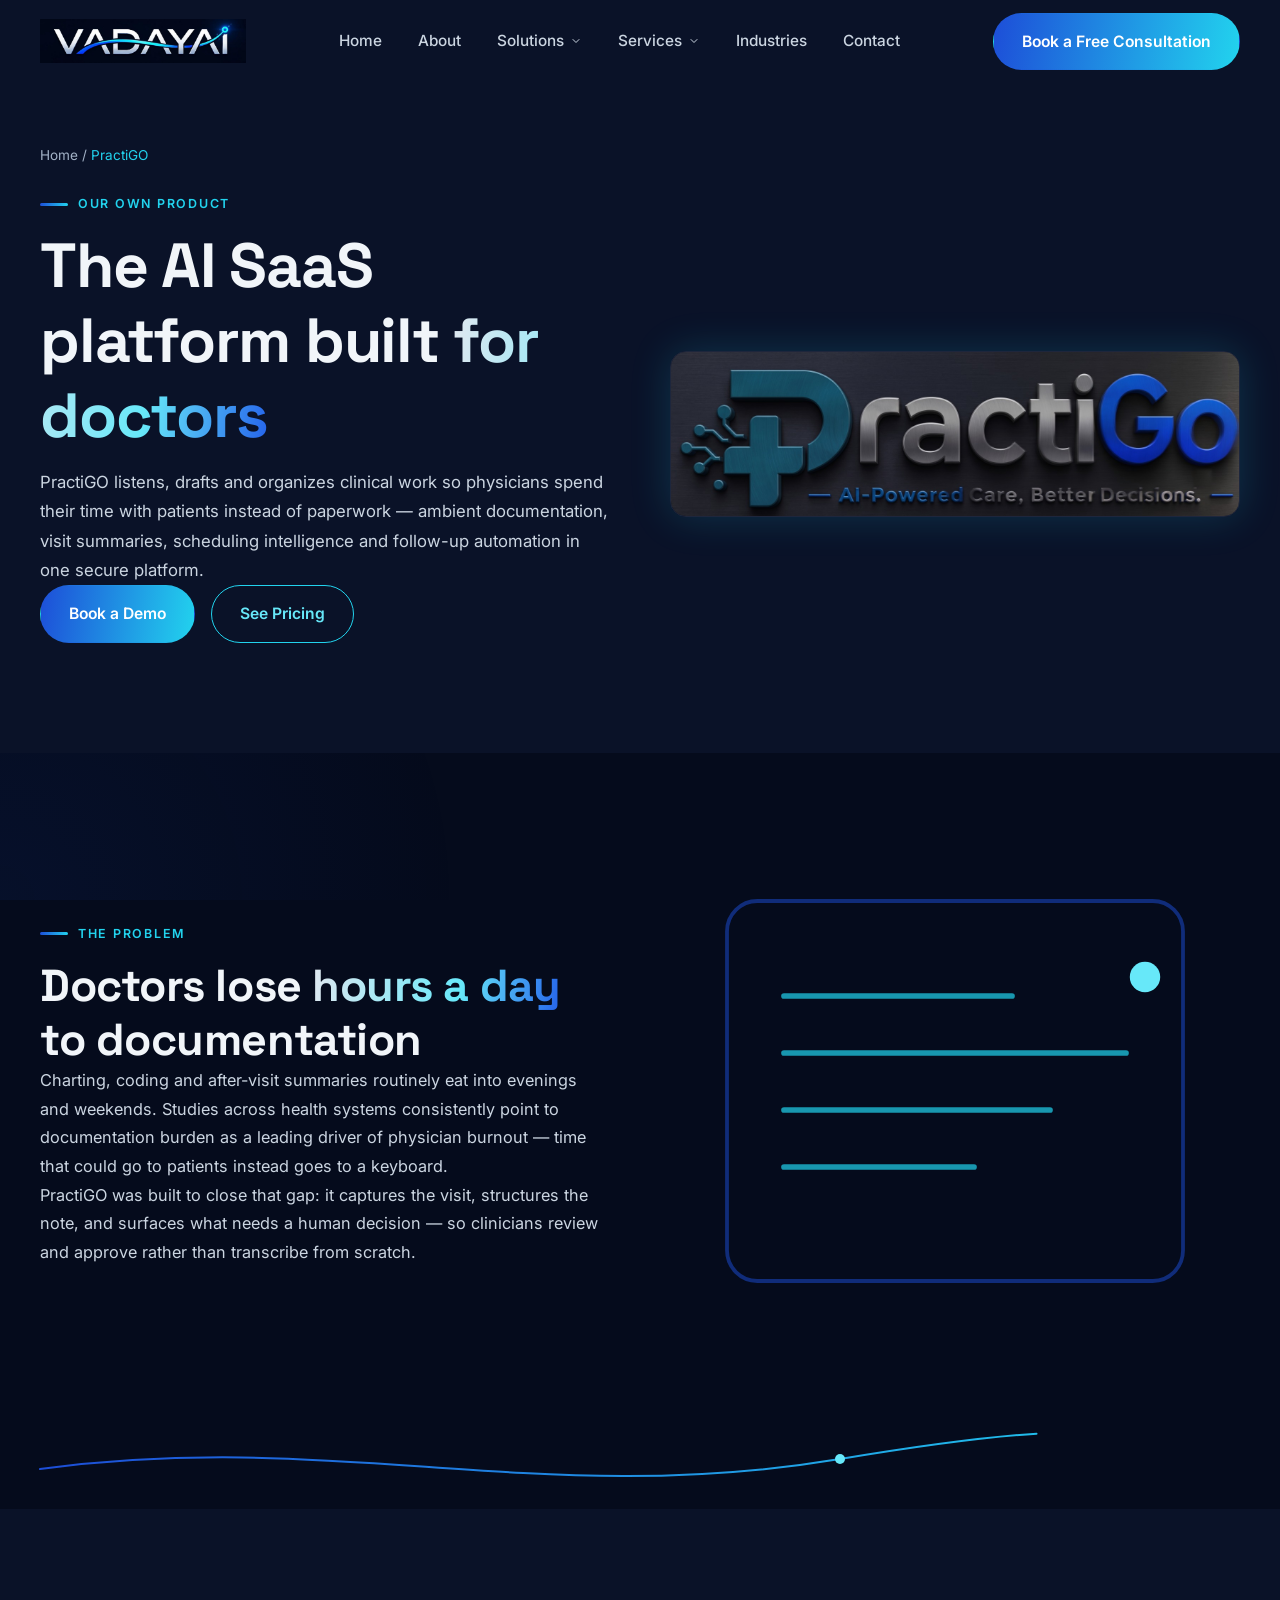
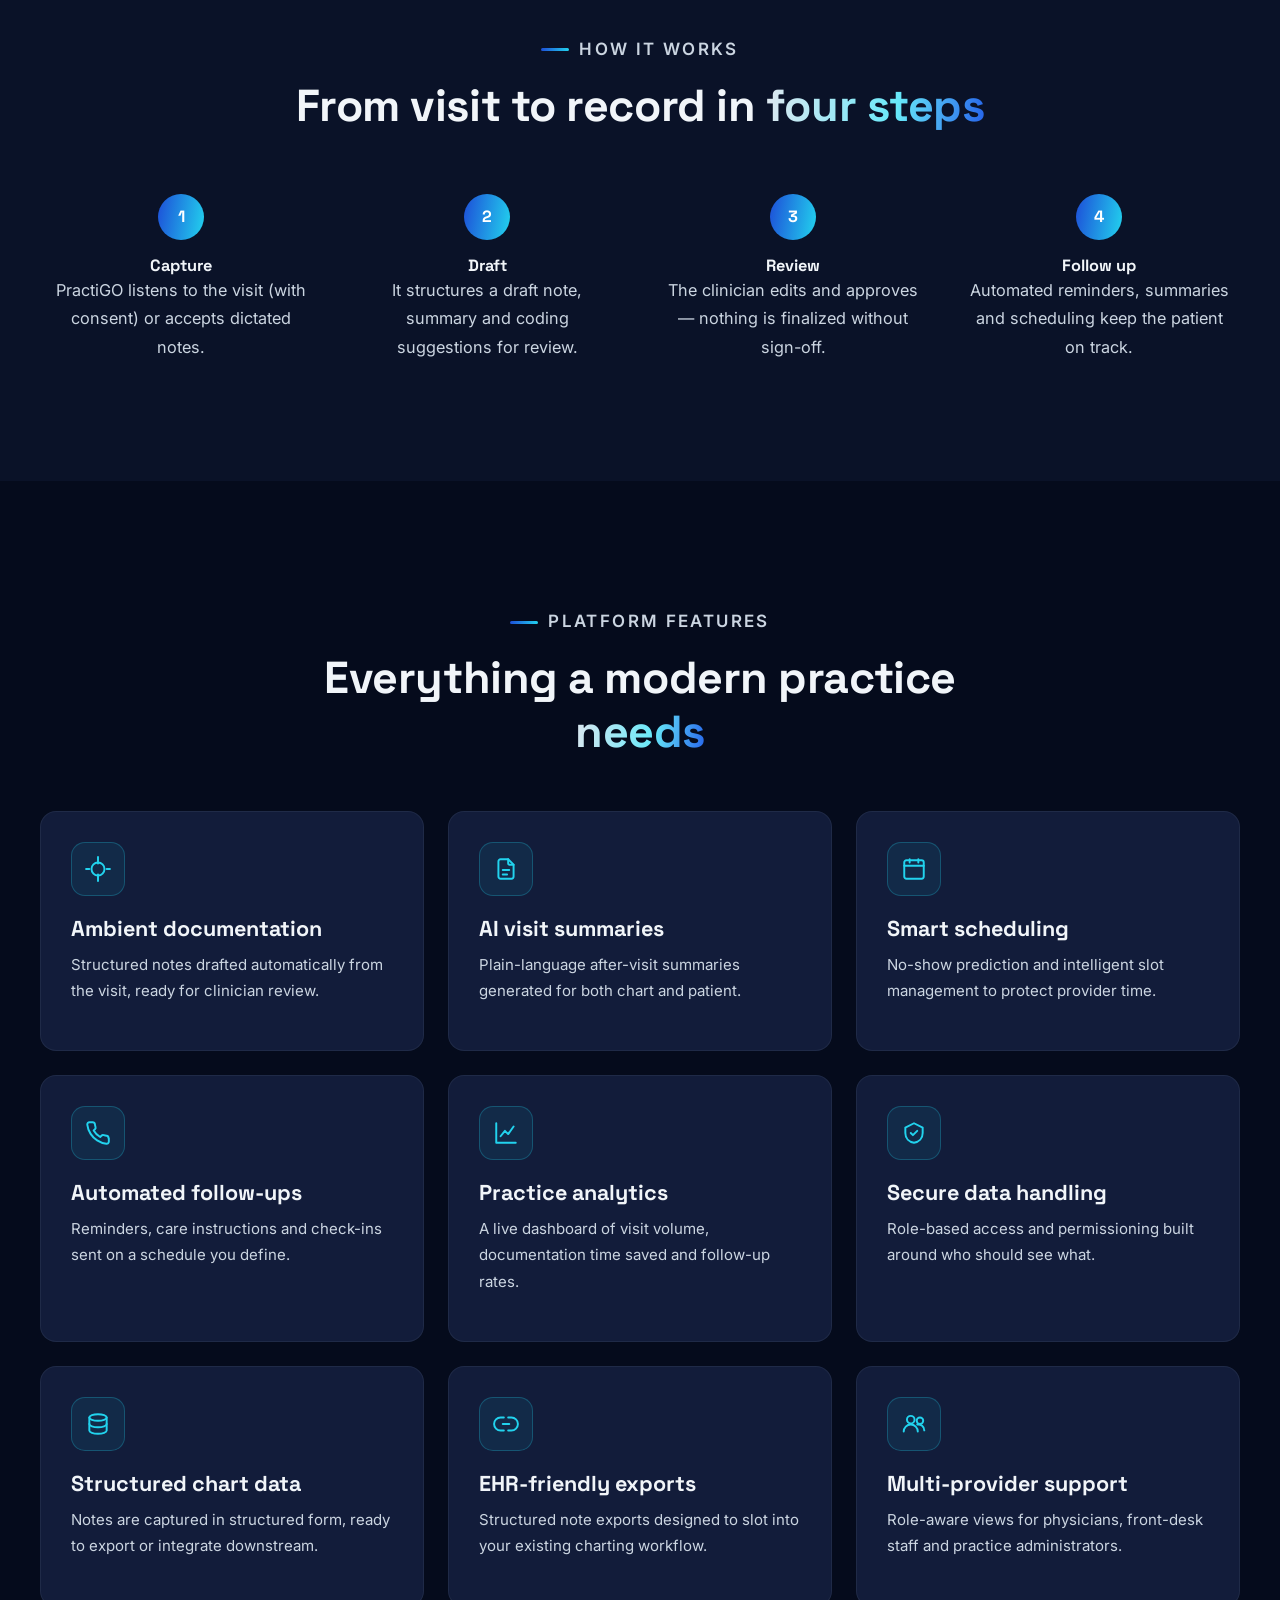
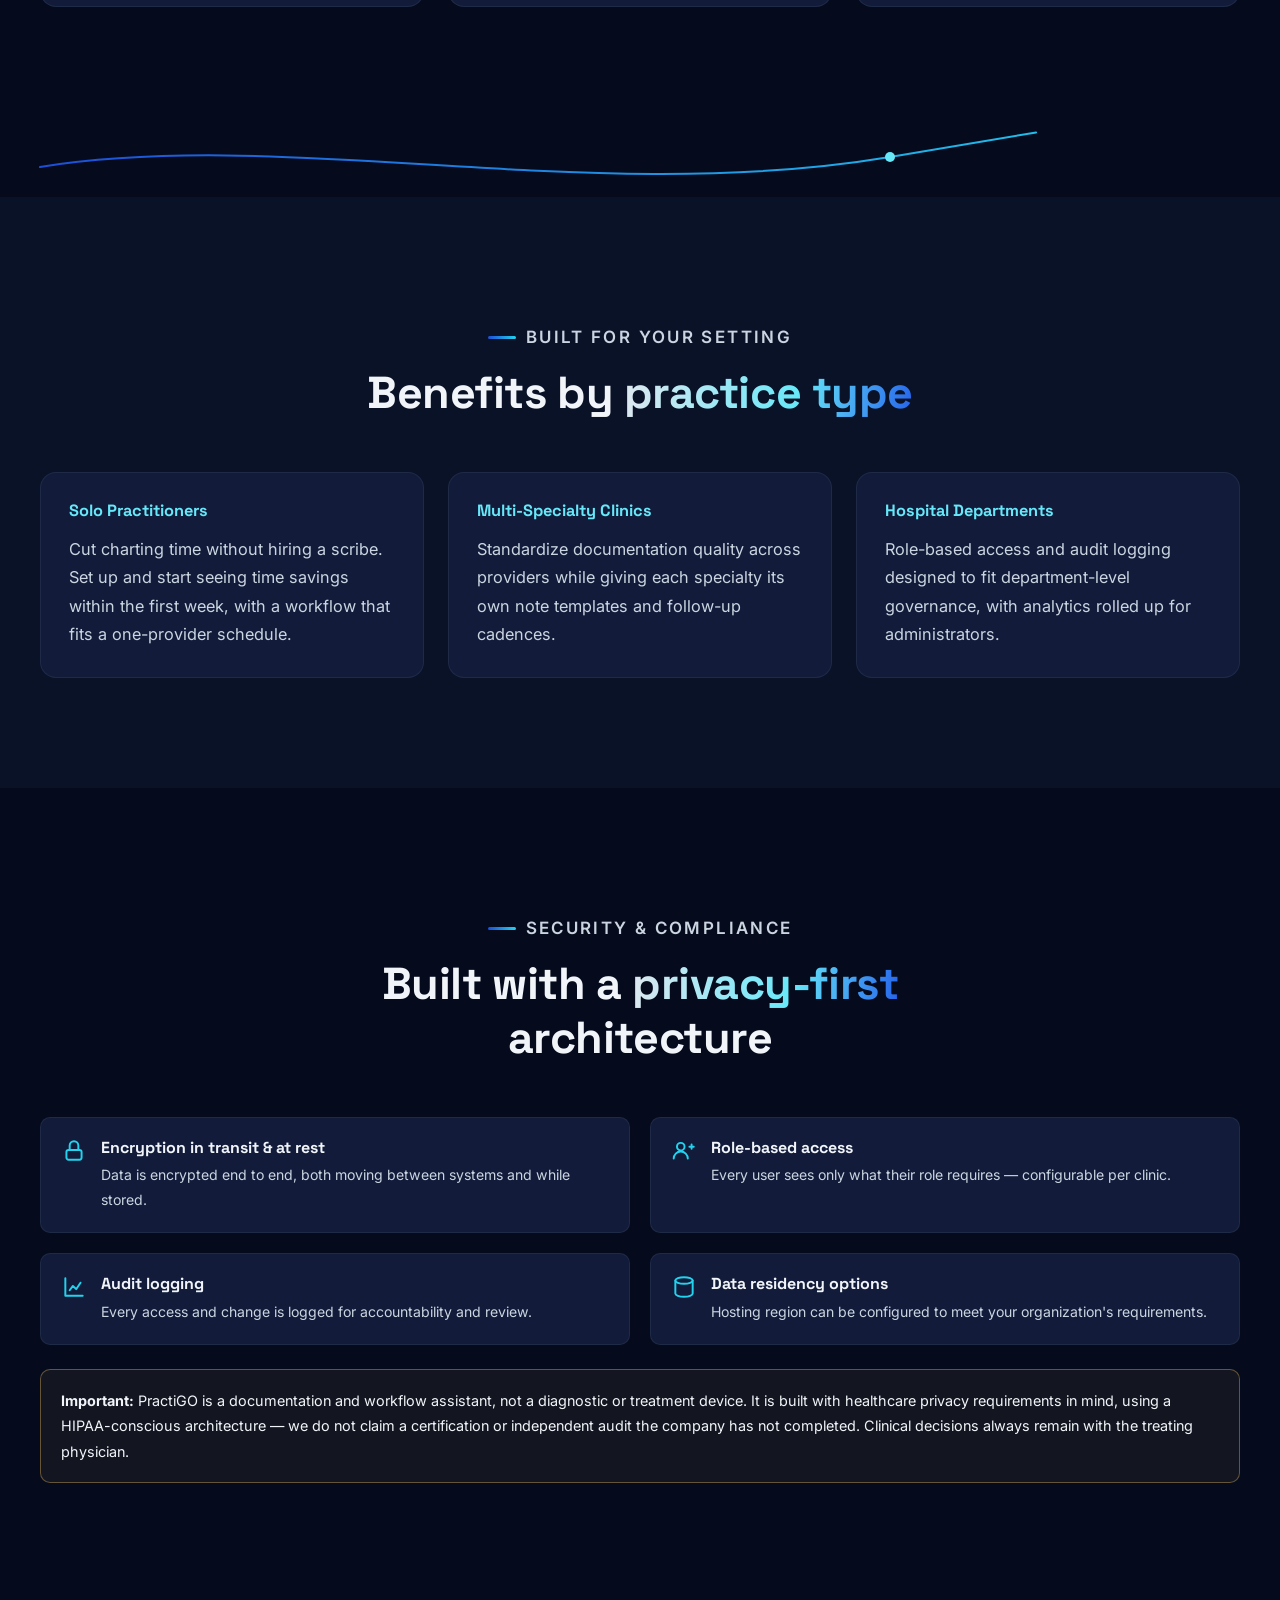
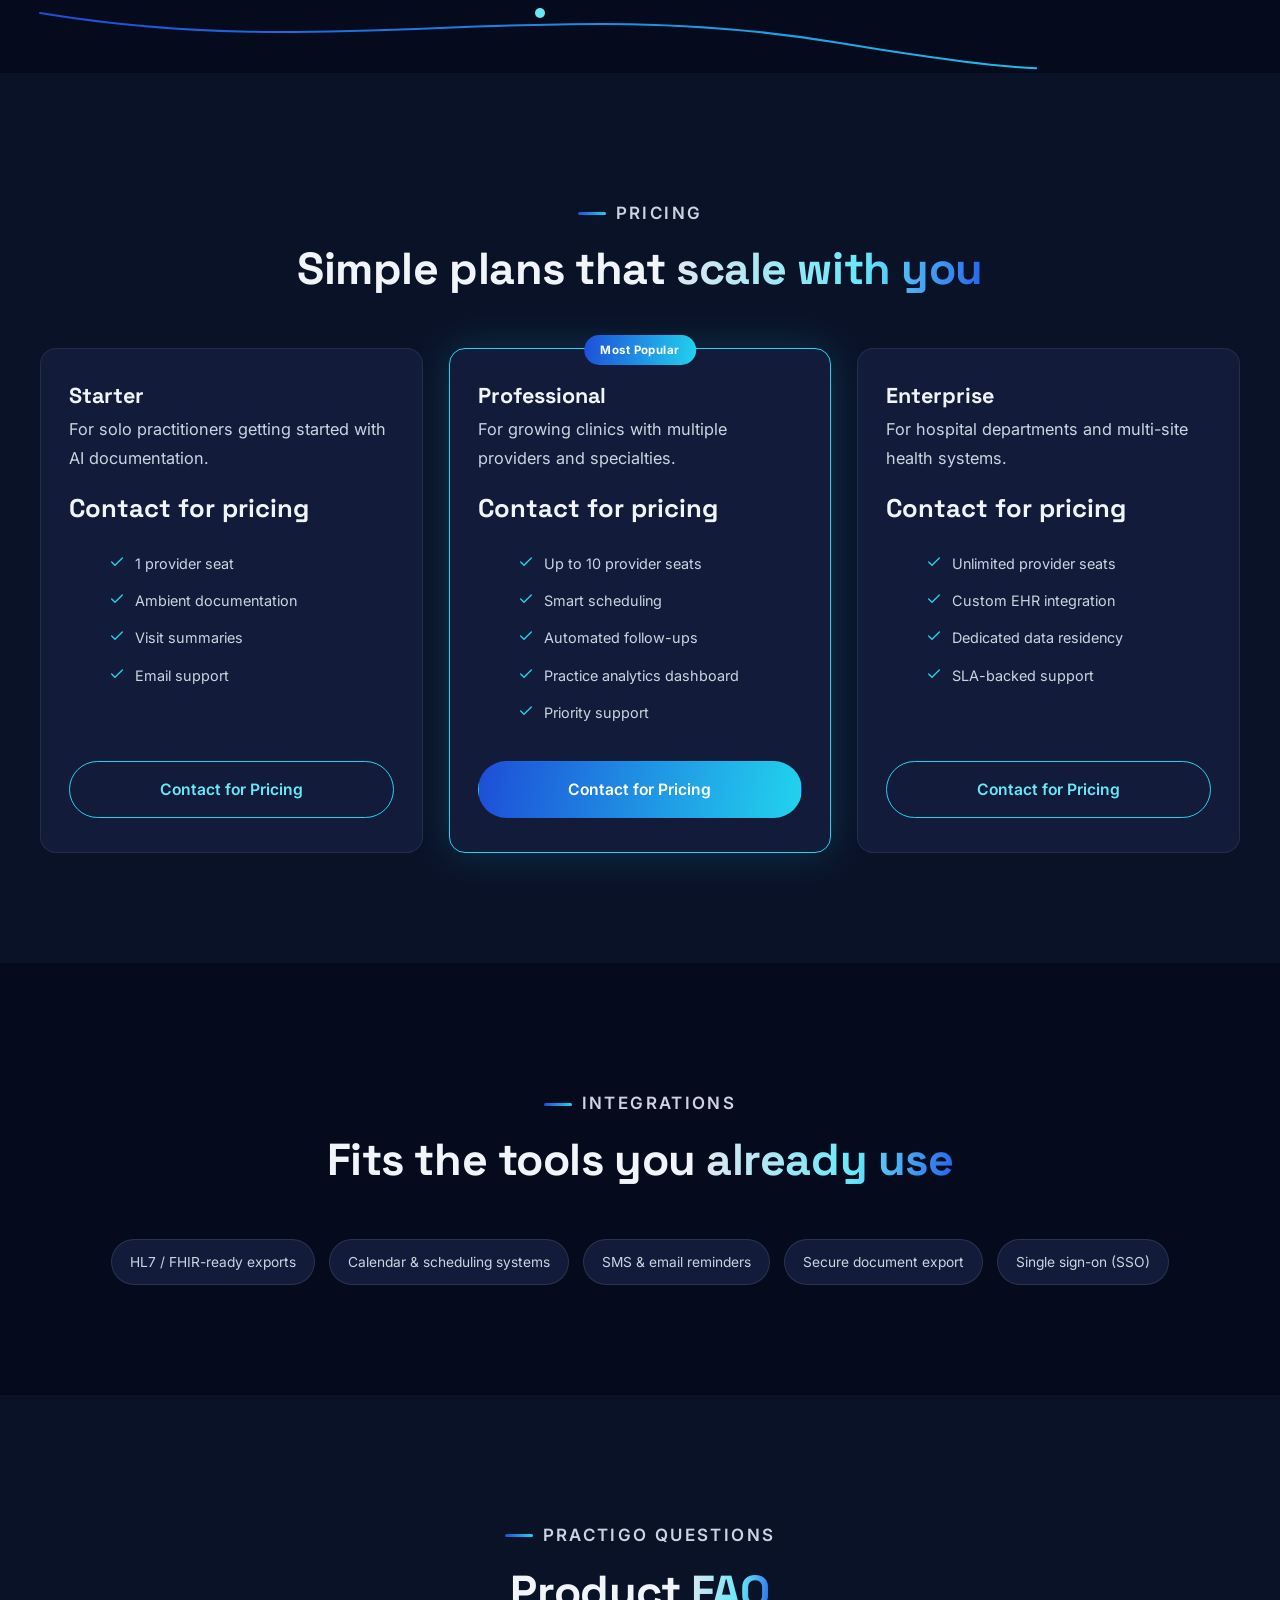
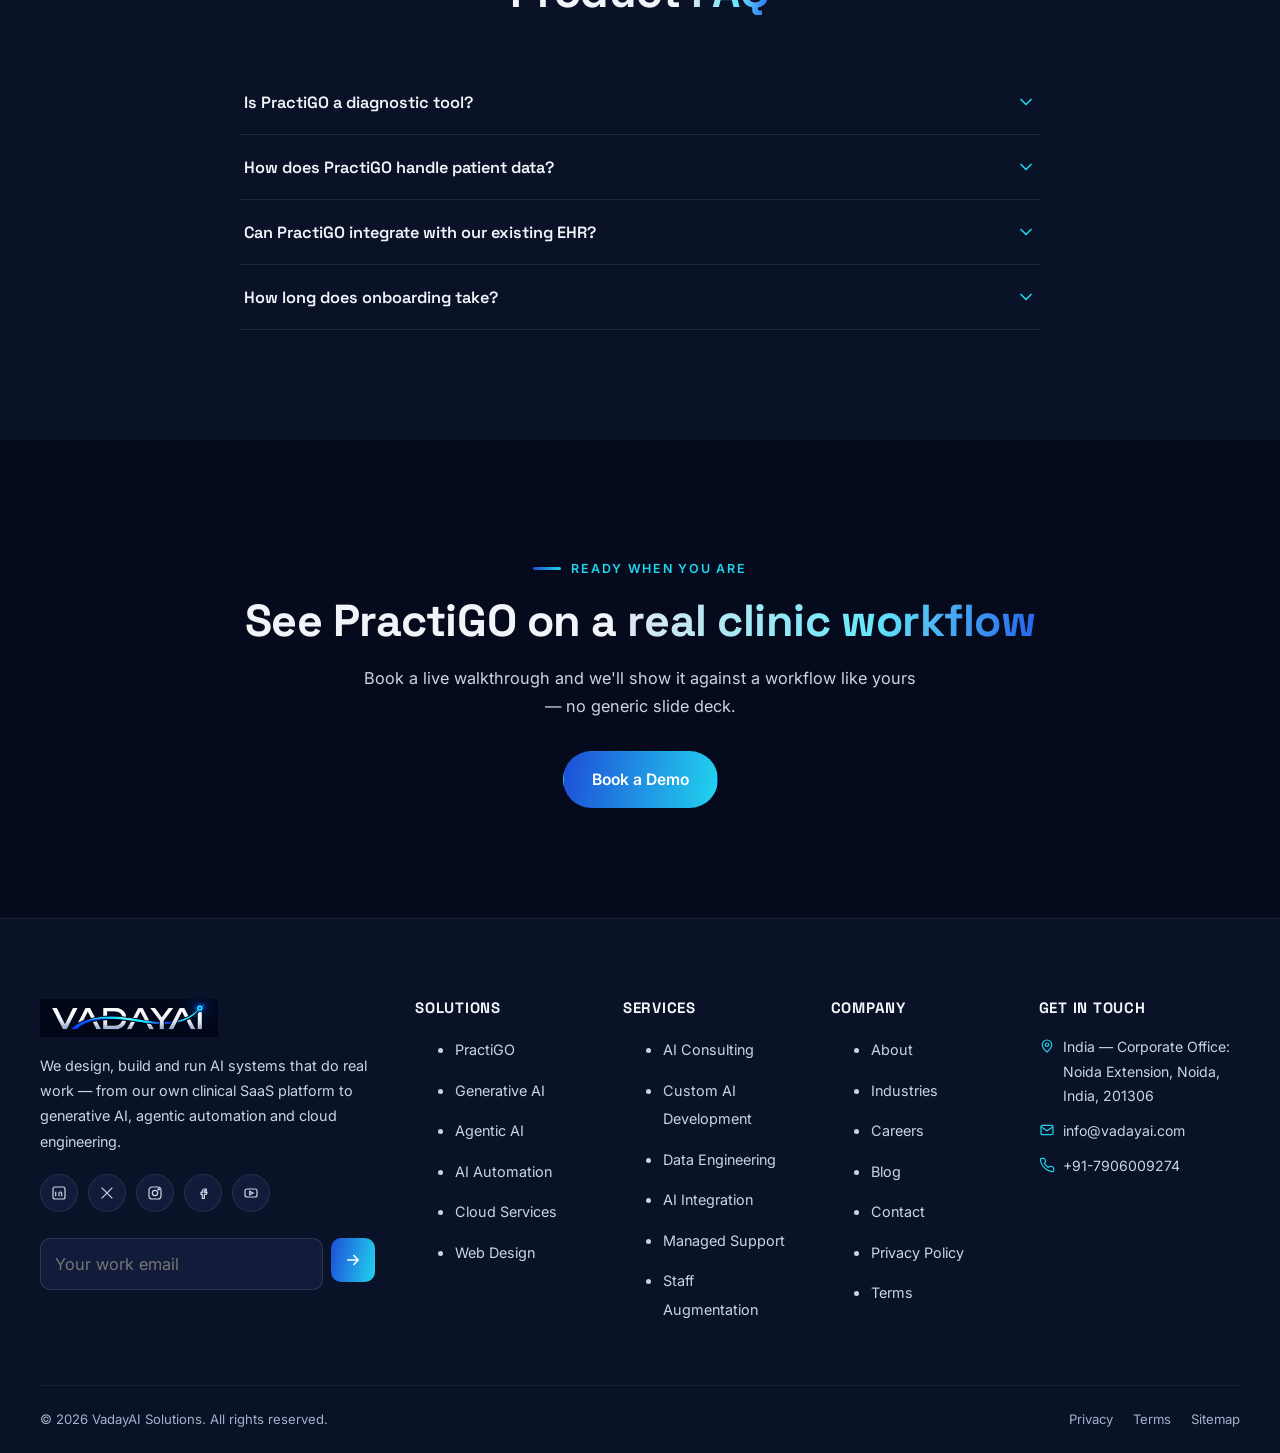
<file: practigo.html>
<!DOCTYPE html>
<html lang="en">
<head>
  <meta charset="UTF-8" />
  <meta name="viewport" content="width=device-width, initial-scale=1.0" />
  <title>PractiGO | AI SaaS Platform for Doctors</title>
  <meta name="description" content="PractiGO is VadayAI's AI SaaS platform for doctors and clinics — ambient documentation, visit summaries, smart scheduling and secure data handling." />
  <link rel="canonical" href="https://www.vadayai.com/practigo.html" />

  <link rel="icon" href="favicon.svg" type="image/svg+xml" />
  <link rel="preconnect" href="https://fonts.googleapis.com" />
  <link rel="preconnect" href="https://fonts.gstatic.com" crossorigin />
  <link href="https://fonts.googleapis.com/css2?family=Space+Grotesk:wght@600;700&amp;family=Inter:wght@400;500;600&amp;display=swap" rel="stylesheet" />
  <link rel="stylesheet" href="assets/css/style.css" />
  <link rel="stylesheet" href="assets/css/responsive.css" />

  <meta property="og:type" content="website" />
  <meta property="og:title" content="PractiGO | AI SaaS Platform for Doctors" />
  <meta property="og:description" content="Ambient documentation, visit summaries, smart scheduling and secure data handling — built for doctors and clinics." />
  <meta property="og:image" content="https://www.vadayai.com/assets/img/practigo-logo.jpeg" />
  <meta property="og:url" content="https://www.vadayai.com/practigo.html" />
  <meta name="twitter:card" content="summary_large_image" />
  <meta name="twitter:title" content="PractiGO | AI SaaS Platform for Doctors" />
  <meta name="twitter:description" content="Ambient documentation, visit summaries, smart scheduling and secure data handling — built for doctors and clinics." />
  <meta name="twitter:image" content="https://www.vadayai.com/assets/img/practigo-logo.jpeg" />

  <script type="application/ld+json">
  {
    "@context": "https://schema.org",
    "@type": "SoftwareApplication",
    "name": "PractiGO",
    "applicationCategory": "HealthApplication",
    "operatingSystem": "Web",
    "description": "AI SaaS platform for doctors and clinics providing ambient clinical documentation, visit summaries, smart scheduling and automated follow-ups.",
    "offers": { "@type": "Offer", "price": "0", "priceCurrency": "USD", "description": "Contact for pricing" },
    "publisher": { "@type": "Organization", "name": "VadayAI Solutions" }
  }
  </script>
  <script type="application/ld+json">
  {
    "@context": "https://schema.org",
    "@type": "BreadcrumbList",
    "itemListElement": [
      { "@type": "ListItem", "position": 1, "name": "Home", "item": "https://www.vadayai.com/" },
      { "@type": "ListItem", "position": 2, "name": "PractiGO", "item": "https://www.vadayai.com/practigo.html" }
    ]
  }
  </script>
  <script type="application/ld+json">
  {
    "@context": "https://schema.org",
    "@type": "FAQPage",
    "mainEntity": [
      { "@type": "Question", "name": "Is PractiGO a diagnostic tool?", "acceptedAnswer": { "@type": "Answer", "text": "No. PractiGO is a documentation and workflow assistant. It does not diagnose, treat or make clinical decisions — those remain with the treating physician." } },
      { "@type": "Question", "name": "How does PractiGO handle patient data?", "acceptedAnswer": { "@type": "Answer", "text": "Data is encrypted in transit and at rest, access is role-based, and every action is logged. The architecture is built with healthcare privacy requirements in mind." } },
      { "@type": "Question", "name": "Can PractiGO integrate with our existing EHR?", "acceptedAnswer": { "@type": "Answer", "text": "Integration depends on your EHR's available APIs. We assess compatibility during onboarding and support common interoperability standards where available." } },
      { "@type": "Question", "name": "How long does onboarding take?", "acceptedAnswer": { "@type": "Answer", "text": "A solo practice can typically be live within one to two weeks. Multi-specialty clinics and hospital departments take longer depending on integration scope." } }
    ]
  }
  </script>
</head>
<body>

  <a class="skip-link" href="#main">Skip to main content</a>

  <svg width="0" height="0" style="position:absolute" aria-hidden="true" focusable="false">
    <defs>
      <linearGradient id="swooshGradient" x1="0%" y1="0%" x2="100%" y2="0%">
        <stop offset="0%" stop-color="#1D4ED8" />
        <stop offset="100%" stop-color="#22D3EE" />
      </linearGradient>
    </defs>
  </svg>

  <header class="site-header">
    <div class="header-inner">
      <a class="brand" href="index.html" aria-label="VadayAI Solutions — Home">
        <img src="assets/img/vadayai-logo.jpeg" alt="VadayAI Solutions" width="206" height="44" />
      </a>
      <nav class="main-nav" aria-label="Primary">
        <ul class="nav-list">
          <li><a class="nav-link" href="index.html">Home</a></li>
          <li><a class="nav-link" href="about.html">About</a></li>
          <li class="has-mega">
            <a class="nav-link" href="services.html" aria-haspopup="true" aria-expanded="false">
              Solutions
              <svg class="chev" viewBox="0 0 24 24" fill="none" stroke="currentColor" stroke-width="2" stroke-linecap="round" stroke-linejoin="round" aria-hidden="true"><path d="M6 9l6 6 6-6"/></svg>
            </a>
            <div class="mega-panel" role="menu" aria-label="Solutions">
              <a class="mega-item" href="practigo.html" role="menuitem">
                <span class="mega-icon" aria-hidden="true"><svg viewBox="0 0 24 24" fill="none" stroke="#fff" stroke-width="1.8" stroke-linecap="round" stroke-linejoin="round"><path d="M3 12h4l2 6 4-14 2 8h6"/></svg></span>
                <span><strong>PractiGO</strong><span>Our AI SaaS platform built for doctors and clinics</span></span>
              </a>
              <a class="mega-item" href="services.html#genai" role="menuitem">
                <span class="mega-icon" aria-hidden="true"><svg viewBox="0 0 24 24" fill="none" stroke="#fff" stroke-width="1.8" stroke-linecap="round" stroke-linejoin="round"><path d="M12 3v4M12 17v4M3 12h4M17 12h4M6 6l2.5 2.5M15.5 15.5 18 18M18 6l-2.5 2.5M8.5 15.5 6 18"/></svg></span>
                <span><strong>Generative AI Solutions</strong><span>LLM apps, copilots and content engines</span></span>
              </a>
              <a class="mega-item" href="services.html#agentic" role="menuitem">
                <span class="mega-icon" aria-hidden="true"><svg viewBox="0 0 24 24" fill="none" stroke="#fff" stroke-width="1.8" stroke-linecap="round" stroke-linejoin="round"><rect x="5" y="9" width="14" height="10" rx="2"/><circle cx="9" cy="14" r="1"/><circle cx="15" cy="14" r="1"/><path d="M12 9V5M9 5h6"/></svg></span>
                <span><strong>Agentic AI Systems</strong><span>Autonomous agents that execute multi-step work</span></span>
              </a>
              <a class="mega-item" href="services.html#automation" role="menuitem">
                <span class="mega-icon" aria-hidden="true"><svg viewBox="0 0 24 24" fill="none" stroke="#fff" stroke-width="1.8" stroke-linecap="round" stroke-linejoin="round"><circle cx="12" cy="12" r="3"/><path d="M12 2v3M12 19v3M4.2 4.2l2.1 2.1M17.7 17.7l2.1 2.1M2 12h3M19 12h3M4.2 19.8l2.1-2.1M17.7 6.3l2.1-2.1"/></svg></span>
                <span><strong>AI Automation</strong><span>Workflow and back-office automation</span></span>
              </a>
              <a class="mega-item" href="services.html#cloud" role="menuitem">
                <span class="mega-icon" aria-hidden="true"><svg viewBox="0 0 24 24" fill="none" stroke="#fff" stroke-width="1.8" stroke-linecap="round" stroke-linejoin="round"><path d="M7 18a5 5 0 0 1-.4-10 6 6 0 0 1 11.4 2A4.5 4.5 0 0 1 17.5 18Z"/></svg></span>
                <span><strong>Cloud Services</strong><span>Architecture, migration and DevOps</span></span>
              </a>
              <a class="mega-item" href="services.html#web" role="menuitem">
                <span class="mega-icon" aria-hidden="true"><svg viewBox="0 0 24 24" fill="none" stroke="#fff" stroke-width="1.8" stroke-linecap="round" stroke-linejoin="round"><rect x="3" y="4" width="18" height="16" rx="2"/><path d="M3 9h18"/><path d="M8 14l-2 2 2 2M13 14l2 2-2 2"/></svg></span>
                <span><strong>Web Design &amp; Development</strong><span>Conversion-focused sites and portals</span></span>
              </a>
            </div>
          </li>
          <li class="has-mega">
            <a class="nav-link" href="services.html" aria-haspopup="true" aria-expanded="false">
              Services
              <svg class="chev" viewBox="0 0 24 24" fill="none" stroke="currentColor" stroke-width="2" stroke-linecap="round" stroke-linejoin="round" aria-hidden="true"><path d="M6 9l6 6 6-6"/></svg>
            </a>
            <div class="mega-panel" role="menu" aria-label="Services">
              <a class="mega-item" href="services.html#consulting" role="menuitem">
                <span class="mega-icon" aria-hidden="true"><svg viewBox="0 0 24 24" fill="none" stroke="#fff" stroke-width="1.8" stroke-linecap="round" stroke-linejoin="round"><circle cx="12" cy="12" r="9"/><path d="M15 9l-2 6-4 2 2-6z"/></svg></span>
                <span><strong>AI Consulting &amp; Strategy</strong><span>Roadmaps and use-case prioritization</span></span>
              </a>
              <a class="mega-item" href="services.html#development" role="menuitem">
                <span class="mega-icon" aria-hidden="true"><svg viewBox="0 0 24 24" fill="none" stroke="#fff" stroke-width="1.8" stroke-linecap="round" stroke-linejoin="round"><path d="M8 4 3 12l5 8"/><path d="M16 4l5 8-5 8"/></svg></span>
                <span><strong>Custom AI Development</strong><span>Models and applications built for you</span></span>
              </a>
              <a class="mega-item" href="services.html#data" role="menuitem">
                <span class="mega-icon" aria-hidden="true"><svg viewBox="0 0 24 24" fill="none" stroke="#fff" stroke-width="1.8" stroke-linecap="round" stroke-linejoin="round"><ellipse cx="12" cy="6" rx="8" ry="3"/><path d="M4 6v6c0 1.7 3.6 3 8 3s8-1.3 8-3V6"/><path d="M4 12v6c0 1.7 3.6 3 8 3s8-1.3 8-3v-6"/></svg></span>
                <span><strong>Data Engineering &amp; RAG</strong><span>Pipelines and retrieval-grounded AI</span></span>
              </a>
              <a class="mega-item" href="services.html#integration" role="menuitem">
                <span class="mega-icon" aria-hidden="true"><svg viewBox="0 0 24 24" fill="none" stroke="#fff" stroke-width="1.8" stroke-linecap="round" stroke-linejoin="round"><path d="M9 12h6"/><path d="M10 6H7a6 6 0 0 0 0 12h3"/><path d="M14 6h3a6 6 0 0 1 0 12h-3"/></svg></span>
                <span><strong>AI Integration</strong><span>AI woven into the tools you already use</span></span>
              </a>
              <a class="mega-item" href="services.html#support" role="menuitem">
                <span class="mega-icon" aria-hidden="true"><svg viewBox="0 0 24 24" fill="none" stroke="#fff" stroke-width="1.8" stroke-linecap="round" stroke-linejoin="round"><path d="M12 3l8 4v5c0 5-3.4 8.4-8 9-4.6-.6-8-4-8-9V7z"/><path d="m9 12 2 2 4-4"/></svg></span>
                <span><strong>Managed AI Support</strong><span>Monitoring, tuning and updates post-launch</span></span>
              </a>
              <a class="mega-item" href="services.html#staffing" role="menuitem">
                <span class="mega-icon" aria-hidden="true"><svg viewBox="0 0 24 24" fill="none" stroke="#fff" stroke-width="1.8" stroke-linecap="round" stroke-linejoin="round"><circle cx="9" cy="8" r="3.5"/><path d="M2.5 19a6.5 6.5 0 0 1 13 0"/><circle cx="17.5" cy="9" r="3"/><path d="M15 12.5a5.5 5.5 0 0 1 6.5 5.4"/></svg></span>
                <span><strong>Staff Augmentation</strong><span>Senior AI engineers embedded in your team</span></span>
              </a>
            </div>
          </li>
          <li><a class="nav-link" href="industries.html">Industries</a></li>
          <li><a class="nav-link" href="contact.html">Contact</a></li>
        </ul>
      </nav>
      <div class="header-cta">
        <a class="btn btn-primary" href="contact.html">Book a Free Consultation</a>
        <button class="nav-toggle" aria-label="Open menu" aria-expanded="false" aria-controls="mobileNav">
          <svg viewBox="0 0 24 24" fill="none" stroke="currentColor" stroke-width="2" stroke-linecap="round" aria-hidden="true"><path d="M4 7h16M4 12h16M4 17h16"/></svg>
        </button>
      </div>
    </div>
  </header>

  <div class="mobile-nav" id="mobileNav">
    <div class="mobile-nav-head">
      <img src="assets/img/vadayai-logo.jpeg" alt="VadayAI Solutions" height="32" />
      <button class="mobile-nav-close" aria-label="Close menu">
        <svg viewBox="0 0 24 24" fill="none" stroke="currentColor" stroke-width="2" stroke-linecap="round" aria-hidden="true"><path d="M6 6l12 12M18 6 6 18"/></svg>
      </button>
    </div>
    <ul class="mobile-nav-list">
      <li><a href="index.html">Home</a></li>
      <li><a href="about.html">About</a></li>
      <li class="mobile-accordion">
        <button class="mobile-accordion-trigger" aria-expanded="false">Solutions
          <svg viewBox="0 0 24 24" fill="none" stroke="currentColor" stroke-width="2" stroke-linecap="round" stroke-linejoin="round" aria-hidden="true"><path d="M6 9l6 6 6-6"/></svg>
        </button>
        <div class="mobile-accordion-panel">
          <a href="practigo.html"><strong>PractiGO</strong><span>AI platform for doctors and clinics</span></a>
          <a href="services.html#genai"><strong>Generative AI Solutions</strong><span>LLM apps and copilots</span></a>
          <a href="services.html#agentic"><strong>Agentic AI Systems</strong><span>Autonomous multi-step agents</span></a>
          <a href="services.html#automation"><strong>AI Automation</strong><span>Workflow automation</span></a>
          <a href="services.html#cloud"><strong>Cloud Services</strong><span>Architecture and DevOps</span></a>
          <a href="services.html#web"><strong>Web Design &amp; Development</strong><span>Conversion-focused sites</span></a>
        </div>
      </li>
      <li class="mobile-accordion">
        <button class="mobile-accordion-trigger" aria-expanded="false">Services
          <svg viewBox="0 0 24 24" fill="none" stroke="currentColor" stroke-width="2" stroke-linecap="round" stroke-linejoin="round" aria-hidden="true"><path d="M6 9l6 6 6-6"/></svg>
        </button>
        <div class="mobile-accordion-panel">
          <a href="services.html#consulting"><strong>AI Consulting &amp; Strategy</strong></a>
          <a href="services.html#development"><strong>Custom AI Development</strong></a>
          <a href="services.html#data"><strong>Data Engineering &amp; RAG</strong></a>
          <a href="services.html#integration"><strong>AI Integration</strong></a>
          <a href="services.html#support"><strong>Managed AI Support</strong></a>
          <a href="services.html#staffing"><strong>Staff Augmentation</strong></a>
        </div>
      </li>
      <li><a href="industries.html">Industries</a></li>
      <li><a href="contact.html">Contact</a></li>
    </ul>
    <div class="mobile-nav-cta">
      <a class="btn btn-primary" href="contact.html">Book a Free Consultation</a>
    </div>
  </div>

  <main id="main">

    <!-- =============================== PRODUCT HERO ============================ -->
    <section class="page-hero">
      <div class="container">
        <p class="breadcrumb"><a href="index.html">Home</a> / <span>PractiGO</span></p>
        <div class="product-hero">
          <div data-reveal>
            <p class="eyebrow">Our Own Product</p>
            <h1>The AI SaaS platform built <span class="grad-text">for doctors</span></h1>
            <p class="lede">PractiGO listens, drafts and organizes clinical work so physicians spend their time with patients instead of paperwork — ambient documentation, visit summaries, scheduling intelligence and follow-up automation in one secure platform.</p>
            <div class="hero-ctas">
              <a class="btn btn-primary" href="contact.html">Book a Demo</a>
              <a class="btn btn-secondary" href="#pricing">See Pricing</a>
            </div>
          </div>
          <div data-reveal data-reveal-delay="150">
            <img src="assets/img/practigo-logo.jpeg" alt="PractiGO — AI-Powered Care, Better Decisions" style="width:100%;height:auto;border-radius:var(--radius);border:1px solid rgba(148,163,184,0.14);box-shadow:var(--shadow-glow)" />
          </div>
        </div>
      </div>
    </section>

    <!-- ================================ THE PROBLEM ============================= -->
    <section>
      <div class="container two-col">
        <div data-reveal>
          <p class="eyebrow">The Problem</p>
          <h2>Doctors lose <span class="grad-text">hours a day</span> to documentation</h2>
          <p>Charting, coding and after-visit summaries routinely eat into evenings and weekends. Studies across health systems consistently point to documentation burden as a leading driver of physician burnout — time that could go to patients instead goes to a keyboard.</p>
          <p>PractiGO was built to close that gap: it captures the visit, structures the note, and surfaces what needs a human decision — so clinicians review and approve rather than transcribe from scratch.</p>
        </div>
        <div class="col-media" data-reveal data-reveal-delay="150" aria-hidden="true">
          <svg viewBox="0 0 300 240" fill="none">
            <rect x="30" y="20" width="240" height="200" rx="16" stroke="#1D4ED8" stroke-width="2" opacity="0.5"/>
            <path d="M60 70h120M60 100h180M60 130h140M60 160h100" stroke="#22D3EE" stroke-width="3" stroke-linecap="round" opacity="0.7"/>
            <circle cx="250" cy="60" r="8" fill="#67E8F9"/>
          </svg>
        </div>
      </div>
    </section>

    <div class="container"><svg class="swoosh-divider" viewBox="0 0 1200 80" preserveAspectRatio="none" aria-hidden="true"><path d="M0 40 C 300 0, 500 80, 800 30 S 1100 10, 1200 40"/><circle cx="800" cy="30" r="5" fill="#67E8F9"/></svg></div>

    <!-- ================================ HOW IT WORKS ============================= -->
    <section class="bg-alt">
      <div class="container">
        <div class="section-head center" data-reveal>
          <p class="eyebrow">How It Works</p>
          <h2>From visit to record in <span class="grad-text">four steps</span></h2>
        </div>
        <div class="steps-grid" data-reveal>
          <div class="step-card">
            <div class="step-num">1</div>
            <h4>Capture</h4>
            <p>PractiGO listens to the visit (with consent) or accepts dictated notes.</p>
          </div>
          <div class="step-card">
            <div class="step-num">2</div>
            <h4>Draft</h4>
            <p>It structures a draft note, summary and coding suggestions for review.</p>
          </div>
          <div class="step-card">
            <div class="step-num">3</div>
            <h4>Review</h4>
            <p>The clinician edits and approves — nothing is finalized without sign-off.</p>
          </div>
          <div class="step-card">
            <div class="step-num">4</div>
            <h4>Follow up</h4>
            <p>Automated reminders, summaries and scheduling keep the patient on track.</p>
          </div>
        </div>
      </div>
    </section>

    <!-- ================================= FEATURE GRID ============================= -->
    <section>
      <div class="container">
        <div class="section-head center" data-reveal>
          <p class="eyebrow">Platform Features</p>
          <h2>Everything a modern practice <span class="grad-text">needs</span></h2>
        </div>
        <div class="feature-grid">
          <div class="service-card" data-reveal>
            <div class="icon-tile" aria-hidden="true"><svg viewBox="0 0 24 24" fill="none" stroke="currentColor" stroke-width="1.8" stroke-linecap="round" stroke-linejoin="round"><path d="M12 1v6M12 17v6M4 12H1M23 12h-3"/><circle cx="12" cy="12" r="6"/></svg></div>
            <h3>Ambient documentation</h3>
            <p>Structured notes drafted automatically from the visit, ready for clinician review.</p>
          </div>
          <div class="service-card" data-reveal data-reveal-delay="80">
            <div class="icon-tile" aria-hidden="true"><svg viewBox="0 0 24 24" fill="none" stroke="currentColor" stroke-width="1.8" stroke-linecap="round" stroke-linejoin="round"><path d="M14 3v4a1 1 0 0 0 1 1h4"/><path d="M17 21H7a2 2 0 0 1-2-2V5a2 2 0 0 1 2-2h7l5 5v11a2 2 0 0 1-2 2Z"/><path d="M9 13h6M9 17h4"/></svg></div>
            <h3>AI visit summaries</h3>
            <p>Plain-language after-visit summaries generated for both chart and patient.</p>
          </div>
          <div class="service-card" data-reveal data-reveal-delay="160">
            <div class="icon-tile" aria-hidden="true"><svg viewBox="0 0 24 24" fill="none" stroke="currentColor" stroke-width="1.8" stroke-linecap="round" stroke-linejoin="round"><rect x="3" y="4" width="18" height="17" rx="2"/><path d="M3 9h18M8 3v3M16 3v3"/></svg></div>
            <h3>Smart scheduling</h3>
            <p>No-show prediction and intelligent slot management to protect provider time.</p>
          </div>
          <div class="service-card" data-reveal>
            <div class="icon-tile" aria-hidden="true"><svg viewBox="0 0 24 24" fill="none" stroke="currentColor" stroke-width="1.8" stroke-linecap="round" stroke-linejoin="round"><path d="M22 16.9v3a2 2 0 0 1-2.2 2 19.8 19.8 0 0 1-8.6-3.1 19.5 19.5 0 0 1-6-6 19.8 19.8 0 0 1-3.1-8.6A2 2 0 0 1 4.1 2h3a2 2 0 0 1 2 1.7c.1.9.3 1.8.6 2.7a2 2 0 0 1-.5 2.1L8 9.7a16 16 0 0 0 6 6l1.2-1.2a2 2 0 0 1 2.1-.5c.9.3 1.8.5 2.7.6a2 2 0 0 1 1.7 2Z"/></svg></div>
            <h3>Automated follow-ups</h3>
            <p>Reminders, care instructions and check-ins sent on a schedule you define.</p>
          </div>
          <div class="service-card" data-reveal data-reveal-delay="80">
            <div class="icon-tile" aria-hidden="true"><svg viewBox="0 0 24 24" fill="none" stroke="currentColor" stroke-width="1.8" stroke-linecap="round" stroke-linejoin="round"><path d="M3 3v18h18"/><path d="M7 15l4-5 3 3 5-7"/></svg></div>
            <h3>Practice analytics</h3>
            <p>A live dashboard of visit volume, documentation time saved and follow-up rates.</p>
          </div>
          <div class="service-card" data-reveal data-reveal-delay="160">
            <div class="icon-tile" aria-hidden="true"><svg viewBox="0 0 24 24" fill="none" stroke="currentColor" stroke-width="1.8" stroke-linecap="round" stroke-linejoin="round"><path d="M12 3l8 4v5c0 5-3.4 8.4-8 9-4.6-.6-8-4-8-9V7z"/><path d="m9 12 2 2 4-4"/></svg></div>
            <h3>Secure data handling</h3>
            <p>Role-based access and permissioning built around who should see what.</p>
          </div>
          <div class="service-card" data-reveal>
            <div class="icon-tile" aria-hidden="true"><svg viewBox="0 0 24 24" fill="none" stroke="currentColor" stroke-width="1.8" stroke-linecap="round" stroke-linejoin="round"><ellipse cx="12" cy="6" rx="8" ry="3"/><path d="M4 6v6c0 1.7 3.6 3 8 3s8-1.3 8-3V6"/><path d="M4 12v6c0 1.7 3.6 3 8 3s8-1.3 8-3v-6"/></svg></div>
            <h3>Structured chart data</h3>
            <p>Notes are captured in structured form, ready to export or integrate downstream.</p>
          </div>
          <div class="service-card" data-reveal data-reveal-delay="80">
            <div class="icon-tile" aria-hidden="true"><svg viewBox="0 0 24 24" fill="none" stroke="currentColor" stroke-width="1.8" stroke-linecap="round" stroke-linejoin="round"><path d="M9 12h6"/><path d="M10 6H7a6 6 0 0 0 0 12h3"/><path d="M14 6h3a6 6 0 0 1 0 12h-3"/></svg></div>
            <h3>EHR-friendly exports</h3>
            <p>Structured note exports designed to slot into your existing charting workflow.</p>
          </div>
          <div class="service-card" data-reveal data-reveal-delay="160">
            <div class="icon-tile" aria-hidden="true"><svg viewBox="0 0 24 24" fill="none" stroke="currentColor" stroke-width="1.8" stroke-linecap="round" stroke-linejoin="round"><circle cx="9" cy="8" r="3.5"/><path d="M2.5 19a6.5 6.5 0 0 1 13 0"/><circle cx="17.5" cy="9" r="3"/><path d="M15 12.5a5.5 5.5 0 0 1 6.5 5.4"/></svg></div>
            <h3>Multi-provider support</h3>
            <p>Role-aware views for physicians, front-desk staff and practice administrators.</p>
          </div>
        </div>
      </div>
    </section>

    <div class="container"><svg class="swoosh-divider" viewBox="0 0 1200 80" preserveAspectRatio="none" aria-hidden="true"><path d="M0 50 C 250 10, 550 90, 850 40 S 1050 0, 1200 30"/><circle cx="850" cy="40" r="5" fill="#67E8F9"/></svg></div>

    <!-- ============================== BENEFITS BY AUDIENCE ========================= -->
    <section class="bg-alt">
      <div class="container">
        <div class="section-head center" data-reveal>
          <p class="eyebrow">Built For Your Setting</p>
          <h2>Benefits by <span class="grad-text">practice type</span></h2>
        </div>
        <div class="audience-grid" data-reveal>
          <div class="audience-card">
            <h4>Solo Practitioners</h4>
            <p>Cut charting time without hiring a scribe. Set up and start seeing time savings within the first week, with a workflow that fits a one-provider schedule.</p>
          </div>
          <div class="audience-card">
            <h4>Multi-Specialty Clinics</h4>
            <p>Standardize documentation quality across providers while giving each specialty its own note templates and follow-up cadences.</p>
          </div>
          <div class="audience-card">
            <h4>Hospital Departments</h4>
            <p>Role-based access and audit logging designed to fit department-level governance, with analytics rolled up for administrators.</p>
          </div>
        </div>
      </div>
    </section>

    <!-- ============================== SECURITY & COMPLIANCE ========================= -->
    <section>
      <div class="container">
        <div class="section-head center" data-reveal>
          <p class="eyebrow">Security &amp; Compliance</p>
          <h2>Built with a <span class="grad-text">privacy-first</span> architecture</h2>
        </div>
        <div class="security-grid" data-reveal>
          <div class="security-item">
            <svg viewBox="0 0 24 24" fill="none" stroke="currentColor" stroke-width="1.8" stroke-linecap="round" stroke-linejoin="round" aria-hidden="true"><rect x="5" y="11" width="14" height="9" rx="2"/><path d="M8 11V7a4 4 0 0 1 8 0v4"/></svg>
            <div><h4>Encryption in transit &amp; at rest</h4><p>Data is encrypted end to end, both moving between systems and while stored.</p></div>
          </div>
          <div class="security-item">
            <svg viewBox="0 0 24 24" fill="none" stroke="currentColor" stroke-width="1.8" stroke-linecap="round" stroke-linejoin="round" aria-hidden="true"><circle cx="9" cy="8" r="3.5"/><path d="M2.5 19a6.5 6.5 0 0 1 13 0"/><path d="M17 8h4M19 6v4"/></svg>
            <div><h4>Role-based access</h4><p>Every user sees only what their role requires — configurable per clinic.</p></div>
          </div>
          <div class="security-item">
            <svg viewBox="0 0 24 24" fill="none" stroke="currentColor" stroke-width="1.8" stroke-linecap="round" stroke-linejoin="round" aria-hidden="true"><path d="M4 4v16h16"/><path d="M8 15l3-4 3 3 4-6"/></svg>
            <div><h4>Audit logging</h4><p>Every access and change is logged for accountability and review.</p></div>
          </div>
          <div class="security-item">
            <svg viewBox="0 0 24 24" fill="none" stroke="currentColor" stroke-width="1.8" stroke-linecap="round" stroke-linejoin="round" aria-hidden="true"><ellipse cx="12" cy="6" rx="8" ry="3"/><path d="M4 6v12c0 1.7 3.6 3 8 3s8-1.3 8-3V6"/></svg>
            <div><h4>Data residency options</h4><p>Hosting region can be configured to meet your organization's requirements.</p></div>
          </div>
        </div>
        <div class="compliance-note" data-reveal>
          <strong>Important:</strong> PractiGO is a documentation and workflow assistant, not a diagnostic or treatment device. It is built with healthcare privacy requirements in mind, using a HIPAA-conscious architecture — we do not claim a certification or independent audit the company has not completed. Clinical decisions always remain with the treating physician.
        </div>
      </div>
    </section>

    <div class="container"><svg class="swoosh-divider" viewBox="0 0 1200 80" preserveAspectRatio="none" aria-hidden="true"><path d="M0 20 C 300 70, 500 0, 800 50 S 1050 70, 1200 20"/><circle cx="500" cy="20" r="5" fill="#67E8F9"/></svg></div>

    <!-- ==================================== PRICING ================================== -->
    <section class="bg-alt" id="pricing">
      <div class="container">
        <div class="section-head center" data-reveal>
          <p class="eyebrow">Pricing</p>
          <h2>Simple plans that <span class="grad-text">scale with you</span></h2>
        </div>
        <!-- SET REAL PRICING -->
        <div class="pricing-grid" data-reveal>
          <div class="price-card">
            <h3>Starter</h3>
            <p>For solo practitioners getting started with AI documentation.</p>
            <div class="price-amount">Contact for pricing</div>
            <ul>
              <li><svg viewBox="0 0 24 24" fill="none" stroke="currentColor" stroke-width="2" stroke-linecap="round" stroke-linejoin="round" aria-hidden="true"><path d="M20 6 9 17l-5-5"/></svg>1 provider seat</li>
              <li><svg viewBox="0 0 24 24" fill="none" stroke="currentColor" stroke-width="2" stroke-linecap="round" stroke-linejoin="round" aria-hidden="true"><path d="M20 6 9 17l-5-5"/></svg>Ambient documentation</li>
              <li><svg viewBox="0 0 24 24" fill="none" stroke="currentColor" stroke-width="2" stroke-linecap="round" stroke-linejoin="round" aria-hidden="true"><path d="M20 6 9 17l-5-5"/></svg>Visit summaries</li>
              <li><svg viewBox="0 0 24 24" fill="none" stroke="currentColor" stroke-width="2" stroke-linecap="round" stroke-linejoin="round" aria-hidden="true"><path d="M20 6 9 17l-5-5"/></svg>Email support</li>
            </ul>
            <a class="btn btn-secondary btn-block" href="contact.html">Contact for Pricing</a>
          </div>
          <div class="price-card featured">
            <h3>Professional</h3>
            <p>For growing clinics with multiple providers and specialties.</p>
            <div class="price-amount">Contact for pricing</div>
            <ul>
              <li><svg viewBox="0 0 24 24" fill="none" stroke="currentColor" stroke-width="2" stroke-linecap="round" stroke-linejoin="round" aria-hidden="true"><path d="M20 6 9 17l-5-5"/></svg>Up to 10 provider seats</li>
              <li><svg viewBox="0 0 24 24" fill="none" stroke="currentColor" stroke-width="2" stroke-linecap="round" stroke-linejoin="round" aria-hidden="true"><path d="M20 6 9 17l-5-5"/></svg>Smart scheduling</li>
              <li><svg viewBox="0 0 24 24" fill="none" stroke="currentColor" stroke-width="2" stroke-linecap="round" stroke-linejoin="round" aria-hidden="true"><path d="M20 6 9 17l-5-5"/></svg>Automated follow-ups</li>
              <li><svg viewBox="0 0 24 24" fill="none" stroke="currentColor" stroke-width="2" stroke-linecap="round" stroke-linejoin="round" aria-hidden="true"><path d="M20 6 9 17l-5-5"/></svg>Practice analytics dashboard</li>
              <li><svg viewBox="0 0 24 24" fill="none" stroke="currentColor" stroke-width="2" stroke-linecap="round" stroke-linejoin="round" aria-hidden="true"><path d="M20 6 9 17l-5-5"/></svg>Priority support</li>
            </ul>
            <a class="btn btn-primary btn-block" href="contact.html">Contact for Pricing</a>
          </div>
          <div class="price-card">
            <h3>Enterprise</h3>
            <p>For hospital departments and multi-site health systems.</p>
            <div class="price-amount">Contact for pricing</div>
            <ul>
              <li><svg viewBox="0 0 24 24" fill="none" stroke="currentColor" stroke-width="2" stroke-linecap="round" stroke-linejoin="round" aria-hidden="true"><path d="M20 6 9 17l-5-5"/></svg>Unlimited provider seats</li>
              <li><svg viewBox="0 0 24 24" fill="none" stroke="currentColor" stroke-width="2" stroke-linecap="round" stroke-linejoin="round" aria-hidden="true"><path d="M20 6 9 17l-5-5"/></svg>Custom EHR integration</li>
              <li><svg viewBox="0 0 24 24" fill="none" stroke="currentColor" stroke-width="2" stroke-linecap="round" stroke-linejoin="round" aria-hidden="true"><path d="M20 6 9 17l-5-5"/></svg>Dedicated data residency</li>
              <li><svg viewBox="0 0 24 24" fill="none" stroke="currentColor" stroke-width="2" stroke-linecap="round" stroke-linejoin="round" aria-hidden="true"><path d="M20 6 9 17l-5-5"/></svg>SLA-backed support</li>
            </ul>
            <a class="btn btn-secondary btn-block" href="contact.html">Contact for Pricing</a>
          </div>
        </div>
      </div>
    </section>

    <!-- ================================ INTEGRATIONS ================================= -->
    <section>
      <div class="container">
        <div class="section-head center" data-reveal>
          <p class="eyebrow">Integrations</p>
          <h2>Fits the tools you <span class="grad-text">already use</span></h2>
        </div>
        <div class="integrations-strip" data-reveal>
          <span class="tech-pill">HL7 / FHIR-ready exports</span>
          <span class="tech-pill">Calendar &amp; scheduling systems</span>
          <span class="tech-pill">SMS &amp; email reminders</span>
          <span class="tech-pill">Secure document export</span>
          <span class="tech-pill">Single sign-on (SSO)</span>
        </div>
      </div>
    </section>

    <!-- ===================================== FAQ ====================================== -->
    <section class="bg-alt">
      <div class="container">
        <div class="section-head center" data-reveal>
          <p class="eyebrow">PractiGO Questions</p>
          <h2>Product <span class="grad-text">FAQ</span></h2>
        </div>
        <div class="faq-list" data-reveal>
          <div class="faq-item">
            <h3><button class="faq-question" aria-expanded="false" aria-controls="mv-a1" id="mv-q1"><span>Is PractiGO a diagnostic tool?</span><svg class="chev" viewBox="0 0 24 24" fill="none" stroke="currentColor" stroke-width="2" stroke-linecap="round" stroke-linejoin="round" aria-hidden="true"><path d="M6 9l6 6 6-6"/></svg></button></h3>
            <div class="faq-answer" id="mv-a1" role="region" aria-labelledby="mv-q1"><p class="faq-answer-inner">No. PractiGO is a documentation and workflow assistant. It does not diagnose, treat or make clinical decisions — those remain with the treating physician at all times.</p></div>
          </div>
          <div class="faq-item">
            <h3><button class="faq-question" aria-expanded="false" aria-controls="mv-a2" id="mv-q2"><span>How does PractiGO handle patient data?</span><svg class="chev" viewBox="0 0 24 24" fill="none" stroke="currentColor" stroke-width="2" stroke-linecap="round" stroke-linejoin="round" aria-hidden="true"><path d="M6 9l6 6 6-6"/></svg></button></h3>
            <div class="faq-answer" id="mv-a2" role="region" aria-labelledby="mv-q2"><p class="faq-answer-inner">Data is encrypted in transit and at rest, access is role-based, and every action is logged. The architecture is built with healthcare privacy requirements in mind, using a HIPAA-conscious design.</p></div>
          </div>
          <div class="faq-item">
            <h3><button class="faq-question" aria-expanded="false" aria-controls="mv-a3" id="mv-q3"><span>Can PractiGO integrate with our existing EHR?</span><svg class="chev" viewBox="0 0 24 24" fill="none" stroke="currentColor" stroke-width="2" stroke-linecap="round" stroke-linejoin="round" aria-hidden="true"><path d="M6 9l6 6 6-6"/></svg></button></h3>
            <div class="faq-answer" id="mv-a3" role="region" aria-labelledby="mv-q3"><p class="faq-answer-inner">Integration depends on your EHR's available APIs. We assess compatibility during onboarding and support common interoperability standards where the EHR vendor makes them available.</p></div>
          </div>
          <div class="faq-item">
            <h3><button class="faq-question" aria-expanded="false" aria-controls="mv-a4" id="mv-q4"><span>How long does onboarding take?</span><svg class="chev" viewBox="0 0 24 24" fill="none" stroke="currentColor" stroke-width="2" stroke-linecap="round" stroke-linejoin="round" aria-hidden="true"><path d="M6 9l6 6 6-6"/></svg></button></h3>
            <div class="faq-answer" id="mv-a4" role="region" aria-labelledby="mv-q4"><p class="faq-answer-inner">A solo practice can typically be live within one to two weeks. Multi-specialty clinics and hospital departments take longer depending on integration scope.</p></div>
          </div>
        </div>
      </div>
    </section>

    <!-- ================================= BOOK A DEMO CTA ============================== -->
    <section>
      <div class="container text-center" data-reveal>
        <p class="eyebrow" style="justify-content:center">Ready When You Are</p>
        <h2>See PractiGO on a <span class="grad-text">real clinic workflow</span></h2>
        <p style="max-width:560px;margin:16px auto 30px">Book a live walkthrough and we'll show it against a workflow like yours — no generic slide deck.</p>
        <a class="btn btn-primary" href="contact.html">Book a Demo</a>
      </div>
    </section>

  </main>

  <footer class="site-footer">
    <div class="container">
      <div class="footer-grid">
        <div class="footer-col footer-brand">
          <img src="assets/img/vadayai-logo.jpeg" alt="VadayAI Solutions" width="178" height="38" />
          <p>We design, build and run AI systems that do real work — from our own clinical SaaS platform to generative AI, agentic automation and cloud engineering.</p>
          <div class="social-row">
            <!-- FILL IN REAL SOCIAL URLS -->
            <a href="https://www.linkedin.com/company/vadayai" target="_blank" rel="noopener" aria-label="VadayAI on LinkedIn"><svg viewBox="0 0 24 24" fill="none" stroke="currentColor" stroke-width="1.8" aria-hidden="true"><rect x="3" y="3" width="18" height="18" rx="3"/><path d="M7 10v7M7 7v.01M12 17v-4.5a2 2 0 0 1 4 0V17M12 12.5V17"/></svg></a>
            <a href="#" aria-label="VadayAI on X"><svg viewBox="0 0 24 24" fill="none" stroke="currentColor" stroke-width="1.8" aria-hidden="true"><path d="M4 4l16 16M20 4 4 20"/></svg></a>
            <a href="https://www.instagram.com/vadayai" target="_blank" rel="noopener" aria-label="VadayAI on Instagram"><svg viewBox="0 0 24 24" fill="none" stroke="currentColor" stroke-width="1.8" aria-hidden="true"><rect x="3" y="3" width="18" height="18" rx="5"/><circle cx="12" cy="12" r="4"/><circle cx="17.5" cy="6.5" r="1"/></svg></a>
            <a href="https://www.facebook.com/share/1BdxcCt2H8/?mibextid=wwXIfr" target="_blank" rel="noopener" aria-label="VadayAI on Facebook"><svg viewBox="0 0 24 24" fill="none" stroke="currentColor" stroke-width="1.8" aria-hidden="true"><path d="M14 9h3V6h-3a3 3 0 0 0-3 3v2H9v3h2v6h3v-6h3l1-3h-4v-1.5c0-.6.4-1.5 1-1.5Z"/></svg></a>
            <a href="#" aria-label="VadayAI on YouTube"><svg viewBox="0 0 24 24" fill="none" stroke="currentColor" stroke-width="1.8" aria-hidden="true"><rect x="3" y="6" width="18" height="12" rx="3"/><path d="m10 9.5 5 2.5-5 2.5Z"/></svg></a>
          </div>
          <form class="newsletter" aria-label="Newsletter signup" onsubmit="return false;">
            <label class="visually-hidden" for="newsletter-email">Email address</label>
            <input type="email" id="newsletter-email" placeholder="Your work email" required />
            <button type="submit" aria-label="Subscribe">
              <svg viewBox="0 0 24 24" fill="none" stroke="currentColor" stroke-width="2" stroke-linecap="round" stroke-linejoin="round" aria-hidden="true"><path d="M5 12h14M13 6l6 6-6 6"/></svg>
            </button>
          </form>
        </div>
        <div class="footer-col">
          <h4>Solutions<span class="footer-accordion-toggle" aria-hidden="true"></span></h4>
          <ul>
            <li><a href="practigo.html">PractiGO</a></li>
            <li><a href="services.html#genai">Generative AI</a></li>
            <li><a href="services.html#agentic">Agentic AI</a></li>
            <li><a href="services.html#automation">AI Automation</a></li>
            <li><a href="services.html#cloud">Cloud Services</a></li>
            <li><a href="services.html#web">Web Design</a></li>
          </ul>
        </div>
        <div class="footer-col">
          <h4>Services<span class="footer-accordion-toggle" aria-hidden="true"></span></h4>
          <ul>
            <li><a href="services.html#consulting">AI Consulting</a></li>
            <li><a href="services.html#development">Custom AI Development</a></li>
            <li><a href="services.html#data">Data Engineering</a></li>
            <li><a href="services.html#integration">AI Integration</a></li>
            <li><a href="services.html#support">Managed Support</a></li>
            <li><a href="services.html#staffing">Staff Augmentation</a></li>
          </ul>
        </div>
        <div class="footer-col">
          <h4>Company<span class="footer-accordion-toggle" aria-hidden="true"></span></h4>
          <ul>
            <li><a href="about.html">About</a></li>
            <li><a href="industries.html">Industries</a></li>
            <li><a href="#">Careers</a></li>
            <li><a href="#">Blog</a></li>
            <li><a href="contact.html">Contact</a></li>
            <li><a href="privacy-policy.html">Privacy Policy</a></li>
            <li><a href="terms.html">Terms</a></li>
          </ul>
        </div>
        <div class="footer-col">
          <h4>Get in Touch<span class="footer-accordion-toggle" aria-hidden="true"></span></h4>
          <div class="footer-office">
            <p>
              <svg viewBox="0 0 24 24" fill="none" stroke="currentColor" stroke-width="1.8" aria-hidden="true"><path d="M12 21s7-6.3 7-11a7 7 0 1 0-14 0c0 4.7 7 11 7 11Z"/><circle cx="12" cy="10" r="2.5"/></svg>
              <span>India — Corporate Office: Noida Extension, Noida, India, 201306</span>
            </p>
            <p>
              <svg viewBox="0 0 24 24" fill="none" stroke="currentColor" stroke-width="1.8" aria-hidden="true"><rect x="3" y="5" width="18" height="14" rx="2"/><path d="m3 7 9 6 9-6"/></svg>
              <span><a href="mailto:info@vadayai.com">info@vadayai.com</a></span>
            </p>
            <p>
              <svg viewBox="0 0 24 24" fill="none" stroke="currentColor" stroke-width="1.8" aria-hidden="true"><path d="M22 16.9v3a2 2 0 0 1-2.2 2 19.8 19.8 0 0 1-8.6-3.1 19.5 19.5 0 0 1-6-6 19.8 19.8 0 0 1-3.1-8.6A2 2 0 0 1 4.1 2h3a2 2 0 0 1 2 1.7c.1.9.3 1.8.6 2.7a2 2 0 0 1-.5 2.1L8 9.7a16 16 0 0 0 6 6l1.2-1.2a2 2 0 0 1 2.1-.5c.9.3 1.8.5 2.7.6a2 2 0 0 1 1.7 2Z"/></svg>
              <span><a href="tel:+917906009274">+91-7906009274</a></span>
            </p>
          </div>
        </div>
      </div>
      <div class="footer-bottom">
        <span>&copy; 2026 VadayAI Solutions. All rights reserved.</span>
        <div class="footer-bottom-links">
          <a href="privacy-policy.html">Privacy</a>
          <a href="terms.html">Terms</a>
          <a href="sitemap.xml">Sitemap</a>
        </div>
      </div>
    </div>
  </footer>

  <script src="assets/js/content.js" defer></script>
  <script src="assets/js/main.js" defer></script>
</body>
</html>
</file>
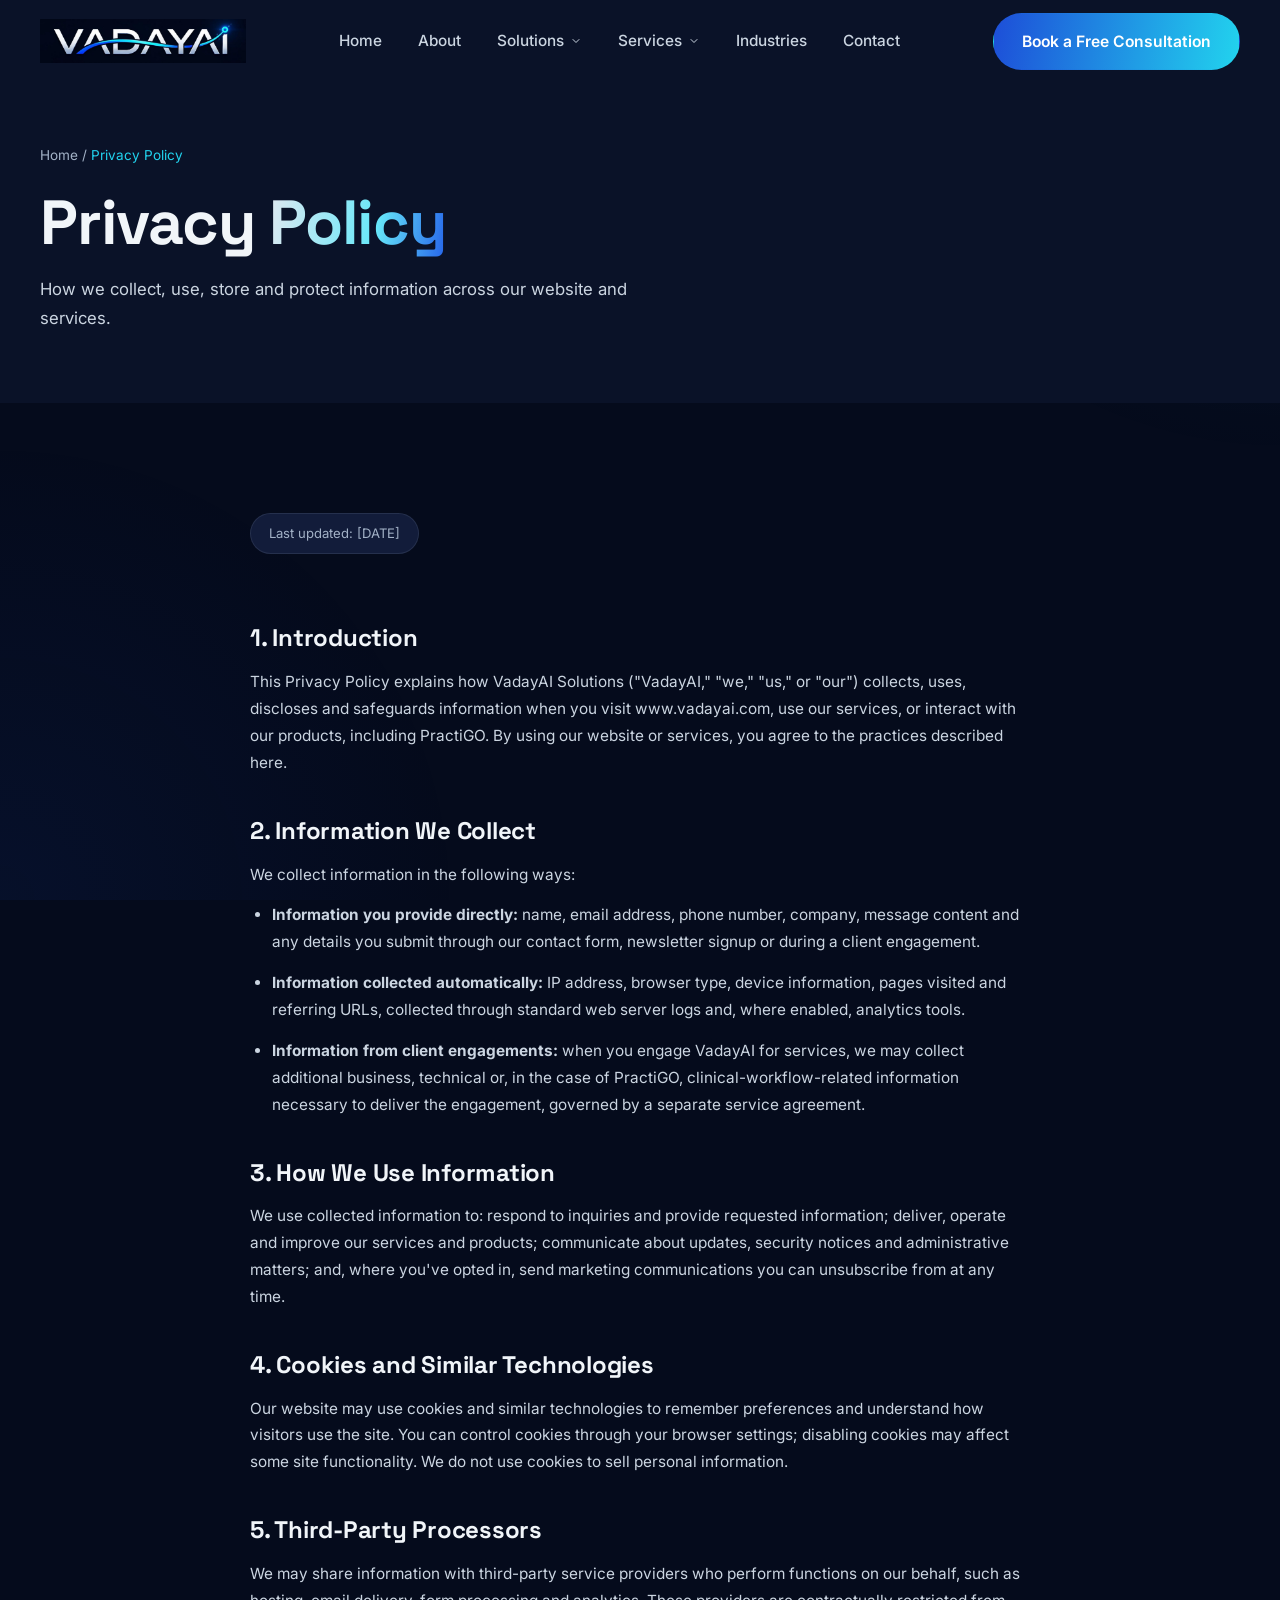
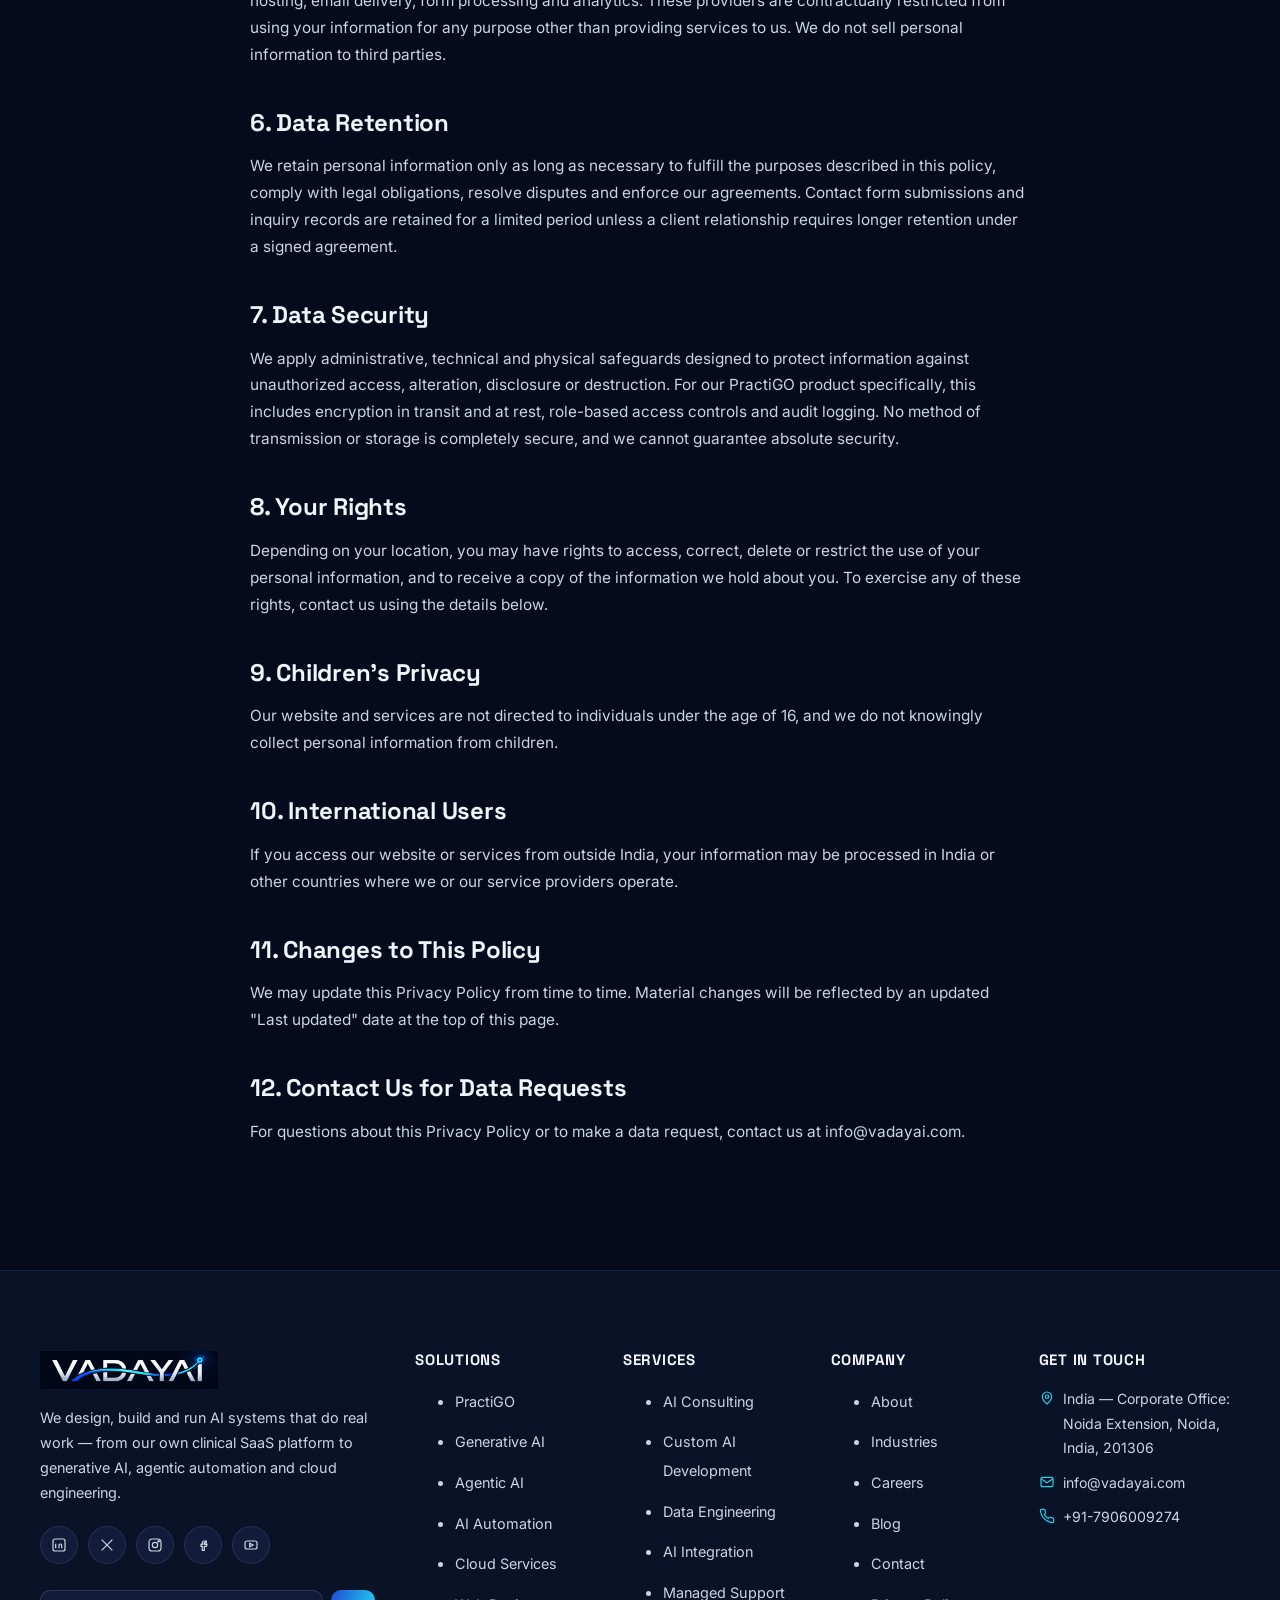
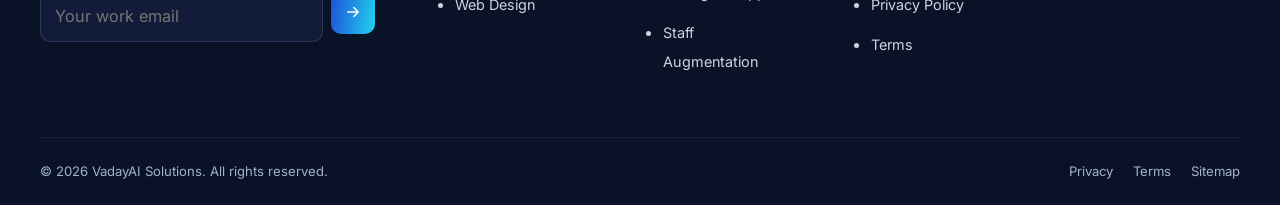
<file: privacy-policy.html>
<!DOCTYPE html>
<html lang="en">
<head>
  <meta charset="UTF-8" />
  <meta name="viewport" content="width=device-width, initial-scale=1.0" />
  <title>Privacy Policy | VadayAI Solutions</title>
  <meta name="description" content="How VadayAI Solutions collects, uses, stores and protects information across our website and services." />
  <link rel="canonical" href="https://www.vadayai.com/privacy-policy.html" />

  <link rel="icon" href="favicon.svg" type="image/svg+xml" />
  <link rel="preconnect" href="https://fonts.googleapis.com" />
  <link rel="preconnect" href="https://fonts.gstatic.com" crossorigin />
  <link href="https://fonts.googleapis.com/css2?family=Space+Grotesk:wght@600;700&amp;family=Inter:wght@400;500;600&amp;display=swap" rel="stylesheet" />
  <link rel="stylesheet" href="assets/css/style.css" />
  <link rel="stylesheet" href="assets/css/responsive.css" />

  <meta property="og:type" content="website" />
  <meta property="og:title" content="Privacy Policy | VadayAI Solutions" />
  <meta property="og:description" content="How VadayAI Solutions collects, uses, stores and protects information." />
  <meta property="og:image" content="https://www.vadayai.com/assets/img/vadayai-logo.jpeg" />
  <meta property="og:url" content="https://www.vadayai.com/privacy-policy.html" />
  <meta name="twitter:card" content="summary_large_image" />
  <meta name="twitter:title" content="Privacy Policy | VadayAI Solutions" />
  <meta name="twitter:description" content="How VadayAI Solutions collects, uses, stores and protects information." />
  <meta name="twitter:image" content="https://www.vadayai.com/assets/img/vadayai-logo.jpeg" />

  <script type="application/ld+json">
  {
    "@context": "https://schema.org",
    "@type": "BreadcrumbList",
    "itemListElement": [
      { "@type": "ListItem", "position": 1, "name": "Home", "item": "https://www.vadayai.com/" },
      { "@type": "ListItem", "position": 2, "name": "Privacy Policy", "item": "https://www.vadayai.com/privacy-policy.html" }
    ]
  }
  </script>
</head>
<body>

  <!-- Have qualified counsel review this document before launch. It is a complete
       draft covering standard topics but is not a substitute for legal advice. -->

  <a class="skip-link" href="#main">Skip to main content</a>

  <svg width="0" height="0" style="position:absolute" aria-hidden="true" focusable="false">
    <defs>
      <linearGradient id="swooshGradient" x1="0%" y1="0%" x2="100%" y2="0%">
        <stop offset="0%" stop-color="#1D4ED8" />
        <stop offset="100%" stop-color="#22D3EE" />
      </linearGradient>
    </defs>
  </svg>

  <header class="site-header">
    <div class="header-inner">
      <a class="brand" href="index.html" aria-label="VadayAI Solutions — Home">
        <img src="assets/img/vadayai-logo.jpeg" alt="VadayAI Solutions" width="206" height="44" />
      </a>
      <nav class="main-nav" aria-label="Primary">
        <ul class="nav-list">
          <li><a class="nav-link" href="index.html">Home</a></li>
          <li><a class="nav-link" href="about.html">About</a></li>
          <li class="has-mega">
            <a class="nav-link" href="services.html" aria-haspopup="true" aria-expanded="false">
              Solutions
              <svg class="chev" viewBox="0 0 24 24" fill="none" stroke="currentColor" stroke-width="2" stroke-linecap="round" stroke-linejoin="round" aria-hidden="true"><path d="M6 9l6 6 6-6"/></svg>
            </a>
            <div class="mega-panel" role="menu" aria-label="Solutions">
              <a class="mega-item" href="practigo.html" role="menuitem">
                <span class="mega-icon" aria-hidden="true"><svg viewBox="0 0 24 24" fill="none" stroke="#fff" stroke-width="1.8" stroke-linecap="round" stroke-linejoin="round"><path d="M3 12h4l2 6 4-14 2 8h6"/></svg></span>
                <span><strong>PractiGO</strong><span>Our AI SaaS platform built for doctors and clinics</span></span>
              </a>
              <a class="mega-item" href="services.html#genai" role="menuitem">
                <span class="mega-icon" aria-hidden="true"><svg viewBox="0 0 24 24" fill="none" stroke="#fff" stroke-width="1.8" stroke-linecap="round" stroke-linejoin="round"><path d="M12 3v4M12 17v4M3 12h4M17 12h4M6 6l2.5 2.5M15.5 15.5 18 18M18 6l-2.5 2.5M8.5 15.5 6 18"/></svg></span>
                <span><strong>Generative AI Solutions</strong><span>LLM apps, copilots and content engines</span></span>
              </a>
              <a class="mega-item" href="services.html#agentic" role="menuitem">
                <span class="mega-icon" aria-hidden="true"><svg viewBox="0 0 24 24" fill="none" stroke="#fff" stroke-width="1.8" stroke-linecap="round" stroke-linejoin="round"><rect x="5" y="9" width="14" height="10" rx="2"/><circle cx="9" cy="14" r="1"/><circle cx="15" cy="14" r="1"/><path d="M12 9V5M9 5h6"/></svg></span>
                <span><strong>Agentic AI Systems</strong><span>Autonomous agents that execute multi-step work</span></span>
              </a>
              <a class="mega-item" href="services.html#automation" role="menuitem">
                <span class="mega-icon" aria-hidden="true"><svg viewBox="0 0 24 24" fill="none" stroke="#fff" stroke-width="1.8" stroke-linecap="round" stroke-linejoin="round"><circle cx="12" cy="12" r="3"/><path d="M12 2v3M12 19v3M4.2 4.2l2.1 2.1M17.7 17.7l2.1 2.1M2 12h3M19 12h3M4.2 19.8l2.1-2.1M17.7 6.3l2.1-2.1"/></svg></span>
                <span><strong>AI Automation</strong><span>Workflow and back-office automation</span></span>
              </a>
              <a class="mega-item" href="services.html#cloud" role="menuitem">
                <span class="mega-icon" aria-hidden="true"><svg viewBox="0 0 24 24" fill="none" stroke="#fff" stroke-width="1.8" stroke-linecap="round" stroke-linejoin="round"><path d="M7 18a5 5 0 0 1-.4-10 6 6 0 0 1 11.4 2A4.5 4.5 0 0 1 17.5 18Z"/></svg></span>
                <span><strong>Cloud Services</strong><span>Architecture, migration and DevOps</span></span>
              </a>
              <a class="mega-item" href="services.html#web" role="menuitem">
                <span class="mega-icon" aria-hidden="true"><svg viewBox="0 0 24 24" fill="none" stroke="#fff" stroke-width="1.8" stroke-linecap="round" stroke-linejoin="round"><rect x="3" y="4" width="18" height="16" rx="2"/><path d="M3 9h18"/><path d="M8 14l-2 2 2 2M13 14l2 2-2 2"/></svg></span>
                <span><strong>Web Design &amp; Development</strong><span>Conversion-focused sites and portals</span></span>
              </a>
            </div>
          </li>
          <li class="has-mega">
            <a class="nav-link" href="services.html" aria-haspopup="true" aria-expanded="false">
              Services
              <svg class="chev" viewBox="0 0 24 24" fill="none" stroke="currentColor" stroke-width="2" stroke-linecap="round" stroke-linejoin="round" aria-hidden="true"><path d="M6 9l6 6 6-6"/></svg>
            </a>
            <div class="mega-panel" role="menu" aria-label="Services">
              <a class="mega-item" href="services.html#consulting" role="menuitem">
                <span class="mega-icon" aria-hidden="true"><svg viewBox="0 0 24 24" fill="none" stroke="#fff" stroke-width="1.8" stroke-linecap="round" stroke-linejoin="round"><circle cx="12" cy="12" r="9"/><path d="M15 9l-2 6-4 2 2-6z"/></svg></span>
                <span><strong>AI Consulting &amp; Strategy</strong><span>Roadmaps and use-case prioritization</span></span>
              </a>
              <a class="mega-item" href="services.html#development" role="menuitem">
                <span class="mega-icon" aria-hidden="true"><svg viewBox="0 0 24 24" fill="none" stroke="#fff" stroke-width="1.8" stroke-linecap="round" stroke-linejoin="round"><path d="M8 4 3 12l5 8"/><path d="M16 4l5 8-5 8"/></svg></span>
                <span><strong>Custom AI Development</strong><span>Models and applications built for you</span></span>
              </a>
              <a class="mega-item" href="services.html#data" role="menuitem">
                <span class="mega-icon" aria-hidden="true"><svg viewBox="0 0 24 24" fill="none" stroke="#fff" stroke-width="1.8" stroke-linecap="round" stroke-linejoin="round"><ellipse cx="12" cy="6" rx="8" ry="3"/><path d="M4 6v6c0 1.7 3.6 3 8 3s8-1.3 8-3V6"/><path d="M4 12v6c0 1.7 3.6 3 8 3s8-1.3 8-3v-6"/></svg></span>
                <span><strong>Data Engineering &amp; RAG</strong><span>Pipelines and retrieval-grounded AI</span></span>
              </a>
              <a class="mega-item" href="services.html#integration" role="menuitem">
                <span class="mega-icon" aria-hidden="true"><svg viewBox="0 0 24 24" fill="none" stroke="#fff" stroke-width="1.8" stroke-linecap="round" stroke-linejoin="round"><path d="M9 12h6"/><path d="M10 6H7a6 6 0 0 0 0 12h3"/><path d="M14 6h3a6 6 0 0 1 0 12h-3"/></svg></span>
                <span><strong>AI Integration</strong><span>AI woven into the tools you already use</span></span>
              </a>
              <a class="mega-item" href="services.html#support" role="menuitem">
                <span class="mega-icon" aria-hidden="true"><svg viewBox="0 0 24 24" fill="none" stroke="#fff" stroke-width="1.8" stroke-linecap="round" stroke-linejoin="round"><path d="M12 3l8 4v5c0 5-3.4 8.4-8 9-4.6-.6-8-4-8-9V7z"/><path d="m9 12 2 2 4-4"/></svg></span>
                <span><strong>Managed AI Support</strong><span>Monitoring, tuning and updates post-launch</span></span>
              </a>
              <a class="mega-item" href="services.html#staffing" role="menuitem">
                <span class="mega-icon" aria-hidden="true"><svg viewBox="0 0 24 24" fill="none" stroke="#fff" stroke-width="1.8" stroke-linecap="round" stroke-linejoin="round"><circle cx="9" cy="8" r="3.5"/><path d="M2.5 19a6.5 6.5 0 0 1 13 0"/><circle cx="17.5" cy="9" r="3"/><path d="M15 12.5a5.5 5.5 0 0 1 6.5 5.4"/></svg></span>
                <span><strong>Staff Augmentation</strong><span>Senior AI engineers embedded in your team</span></span>
              </a>
            </div>
          </li>
          <li><a class="nav-link" href="industries.html">Industries</a></li>
          <li><a class="nav-link" href="contact.html">Contact</a></li>
        </ul>
      </nav>
      <div class="header-cta">
        <a class="btn btn-primary" href="contact.html">Book a Free Consultation</a>
        <button class="nav-toggle" aria-label="Open menu" aria-expanded="false" aria-controls="mobileNav">
          <svg viewBox="0 0 24 24" fill="none" stroke="currentColor" stroke-width="2" stroke-linecap="round" aria-hidden="true"><path d="M4 7h16M4 12h16M4 17h16"/></svg>
        </button>
      </div>
    </div>
  </header>

  <div class="mobile-nav" id="mobileNav">
    <div class="mobile-nav-head">
      <img src="assets/img/vadayai-logo.jpeg" alt="VadayAI Solutions" height="32" />
      <button class="mobile-nav-close" aria-label="Close menu">
        <svg viewBox="0 0 24 24" fill="none" stroke="currentColor" stroke-width="2" stroke-linecap="round" aria-hidden="true"><path d="M6 6l12 12M18 6 6 18"/></svg>
      </button>
    </div>
    <ul class="mobile-nav-list">
      <li><a href="index.html">Home</a></li>
      <li><a href="about.html">About</a></li>
      <li class="mobile-accordion">
        <button class="mobile-accordion-trigger" aria-expanded="false">Solutions
          <svg viewBox="0 0 24 24" fill="none" stroke="currentColor" stroke-width="2" stroke-linecap="round" stroke-linejoin="round" aria-hidden="true"><path d="M6 9l6 6 6-6"/></svg>
        </button>
        <div class="mobile-accordion-panel">
          <a href="practigo.html"><strong>PractiGO</strong><span>AI platform for doctors and clinics</span></a>
          <a href="services.html#genai"><strong>Generative AI Solutions</strong><span>LLM apps and copilots</span></a>
          <a href="services.html#agentic"><strong>Agentic AI Systems</strong><span>Autonomous multi-step agents</span></a>
          <a href="services.html#automation"><strong>AI Automation</strong><span>Workflow automation</span></a>
          <a href="services.html#cloud"><strong>Cloud Services</strong><span>Architecture and DevOps</span></a>
          <a href="services.html#web"><strong>Web Design &amp; Development</strong><span>Conversion-focused sites</span></a>
        </div>
      </li>
      <li class="mobile-accordion">
        <button class="mobile-accordion-trigger" aria-expanded="false">Services
          <svg viewBox="0 0 24 24" fill="none" stroke="currentColor" stroke-width="2" stroke-linecap="round" stroke-linejoin="round" aria-hidden="true"><path d="M6 9l6 6 6-6"/></svg>
        </button>
        <div class="mobile-accordion-panel">
          <a href="services.html#consulting"><strong>AI Consulting &amp; Strategy</strong></a>
          <a href="services.html#development"><strong>Custom AI Development</strong></a>
          <a href="services.html#data"><strong>Data Engineering &amp; RAG</strong></a>
          <a href="services.html#integration"><strong>AI Integration</strong></a>
          <a href="services.html#support"><strong>Managed AI Support</strong></a>
          <a href="services.html#staffing"><strong>Staff Augmentation</strong></a>
        </div>
      </li>
      <li><a href="industries.html">Industries</a></li>
      <li><a href="contact.html">Contact</a></li>
    </ul>
    <div class="mobile-nav-cta">
      <a class="btn btn-primary" href="contact.html">Book a Free Consultation</a>
    </div>
  </div>

  <main id="main">

    <section class="page-hero">
      <div class="container">
        <p class="breadcrumb"><a href="index.html">Home</a> / <span>Privacy Policy</span></p>
        <h1>Privacy <span class="grad-text">Policy</span></h1>
        <p class="lede">How we collect, use, store and protect information across our website and services.</p>
      </div>
    </section>

    <section>
      <div class="container legal-content">
        <span class="legal-updated">Last updated: [DATE]</span>

        <h2>1. Introduction</h2>
        <p>This Privacy Policy explains how VadayAI Solutions ("VadayAI," "we," "us," or "our") collects, uses, discloses and safeguards information when you visit www.vadayai.com, use our services, or interact with our products, including PractiGO. By using our website or services, you agree to the practices described here.</p>

        <h2>2. Information We Collect</h2>
        <p>We collect information in the following ways:</p>
        <ul>
          <li><strong>Information you provide directly:</strong> name, email address, phone number, company, message content and any details you submit through our contact form, newsletter signup or during a client engagement.</li>
          <li><strong>Information collected automatically:</strong> IP address, browser type, device information, pages visited and referring URLs, collected through standard web server logs and, where enabled, analytics tools.</li>
          <li><strong>Information from client engagements:</strong> when you engage VadayAI for services, we may collect additional business, technical or, in the case of PractiGO, clinical-workflow-related information necessary to deliver the engagement, governed by a separate service agreement.</li>
        </ul>

        <h2>3. How We Use Information</h2>
        <p>We use collected information to: respond to inquiries and provide requested information; deliver, operate and improve our services and products; communicate about updates, security notices and administrative matters; and, where you've opted in, send marketing communications you can unsubscribe from at any time.</p>

        <h2>4. Cookies and Similar Technologies</h2>
        <p>Our website may use cookies and similar technologies to remember preferences and understand how visitors use the site. You can control cookies through your browser settings; disabling cookies may affect some site functionality. We do not use cookies to sell personal information.</p>

        <h2>5. Third-Party Processors</h2>
        <p>We may share information with third-party service providers who perform functions on our behalf, such as hosting, email delivery, form processing and analytics. These providers are contractually restricted from using your information for any purpose other than providing services to us. We do not sell personal information to third parties.</p>

        <h2>6. Data Retention</h2>
        <p>We retain personal information only as long as necessary to fulfill the purposes described in this policy, comply with legal obligations, resolve disputes and enforce our agreements. Contact form submissions and inquiry records are retained for a limited period unless a client relationship requires longer retention under a signed agreement.</p>

        <h2>7. Data Security</h2>
        <p>We apply administrative, technical and physical safeguards designed to protect information against unauthorized access, alteration, disclosure or destruction. For our PractiGO product specifically, this includes encryption in transit and at rest, role-based access controls and audit logging. No method of transmission or storage is completely secure, and we cannot guarantee absolute security.</p>

        <h2>8. Your Rights</h2>
        <p>Depending on your location, you may have rights to access, correct, delete or restrict the use of your personal information, and to receive a copy of the information we hold about you. To exercise any of these rights, contact us using the details below.</p>

        <h2>9. Children's Privacy</h2>
        <p>Our website and services are not directed to individuals under the age of 16, and we do not knowingly collect personal information from children.</p>

        <h2>10. International Users</h2>
        <p>If you access our website or services from outside India, your information may be processed in India or other countries where we or our service providers operate.</p>

        <h2>11. Changes to This Policy</h2>
        <p>We may update this Privacy Policy from time to time. Material changes will be reflected by an updated "Last updated" date at the top of this page.</p>

        <h2>12. Contact Us for Data Requests</h2>
        <p>For questions about this Privacy Policy or to make a data request, contact us at <a href="mailto:info@vadayai.com">info@vadayai.com</a>.</p>
      </div>
    </section>

  </main>

  <footer class="site-footer">
    <div class="container">
      <div class="footer-grid">
        <div class="footer-col footer-brand">
          <img src="assets/img/vadayai-logo.jpeg" alt="VadayAI Solutions" width="178" height="38" />
          <p>We design, build and run AI systems that do real work — from our own clinical SaaS platform to generative AI, agentic automation and cloud engineering.</p>
          <div class="social-row">
            <!-- FILL IN REAL SOCIAL URLS -->
            <a href="https://www.linkedin.com/company/vadayai" target="_blank" rel="noopener" aria-label="VadayAI on LinkedIn"><svg viewBox="0 0 24 24" fill="none" stroke="currentColor" stroke-width="1.8" aria-hidden="true"><rect x="3" y="3" width="18" height="18" rx="3"/><path d="M7 10v7M7 7v.01M12 17v-4.5a2 2 0 0 1 4 0V17M12 12.5V17"/></svg></a>
            <a href="#" aria-label="VadayAI on X"><svg viewBox="0 0 24 24" fill="none" stroke="currentColor" stroke-width="1.8" aria-hidden="true"><path d="M4 4l16 16M20 4 4 20"/></svg></a>
            <a href="https://www.instagram.com/vadayai" target="_blank" rel="noopener" aria-label="VadayAI on Instagram"><svg viewBox="0 0 24 24" fill="none" stroke="currentColor" stroke-width="1.8" aria-hidden="true"><rect x="3" y="3" width="18" height="18" rx="5"/><circle cx="12" cy="12" r="4"/><circle cx="17.5" cy="6.5" r="1"/></svg></a>
            <a href="https://www.facebook.com/share/1BdxcCt2H8/?mibextid=wwXIfr" target="_blank" rel="noopener" aria-label="VadayAI on Facebook"><svg viewBox="0 0 24 24" fill="none" stroke="currentColor" stroke-width="1.8" aria-hidden="true"><path d="M14 9h3V6h-3a3 3 0 0 0-3 3v2H9v3h2v6h3v-6h3l1-3h-4v-1.5c0-.6.4-1.5 1-1.5Z"/></svg></a>
            <a href="#" aria-label="VadayAI on YouTube"><svg viewBox="0 0 24 24" fill="none" stroke="currentColor" stroke-width="1.8" aria-hidden="true"><rect x="3" y="6" width="18" height="12" rx="3"/><path d="m10 9.5 5 2.5-5 2.5Z"/></svg></a>
          </div>
          <form class="newsletter" aria-label="Newsletter signup" onsubmit="return false;">
            <label class="visually-hidden" for="newsletter-email">Email address</label>
            <input type="email" id="newsletter-email" placeholder="Your work email" required />
            <button type="submit" aria-label="Subscribe">
              <svg viewBox="0 0 24 24" fill="none" stroke="currentColor" stroke-width="2" stroke-linecap="round" stroke-linejoin="round" aria-hidden="true"><path d="M5 12h14M13 6l6 6-6 6"/></svg>
            </button>
          </form>
        </div>
        <div class="footer-col">
          <h4>Solutions<span class="footer-accordion-toggle" aria-hidden="true"></span></h4>
          <ul>
            <li><a href="practigo.html">PractiGO</a></li>
            <li><a href="services.html#genai">Generative AI</a></li>
            <li><a href="services.html#agentic">Agentic AI</a></li>
            <li><a href="services.html#automation">AI Automation</a></li>
            <li><a href="services.html#cloud">Cloud Services</a></li>
            <li><a href="services.html#web">Web Design</a></li>
          </ul>
        </div>
        <div class="footer-col">
          <h4>Services<span class="footer-accordion-toggle" aria-hidden="true"></span></h4>
          <ul>
            <li><a href="services.html#consulting">AI Consulting</a></li>
            <li><a href="services.html#development">Custom AI Development</a></li>
            <li><a href="services.html#data">Data Engineering</a></li>
            <li><a href="services.html#integration">AI Integration</a></li>
            <li><a href="services.html#support">Managed Support</a></li>
            <li><a href="services.html#staffing">Staff Augmentation</a></li>
          </ul>
        </div>
        <div class="footer-col">
          <h4>Company<span class="footer-accordion-toggle" aria-hidden="true"></span></h4>
          <ul>
            <li><a href="about.html">About</a></li>
            <li><a href="industries.html">Industries</a></li>
            <li><a href="#">Careers</a></li>
            <li><a href="#">Blog</a></li>
            <li><a href="contact.html">Contact</a></li>
            <li><a href="privacy-policy.html">Privacy Policy</a></li>
            <li><a href="terms.html">Terms</a></li>
          </ul>
        </div>
        <div class="footer-col">
          <h4>Get in Touch<span class="footer-accordion-toggle" aria-hidden="true"></span></h4>
          <div class="footer-office">
            <p>
              <svg viewBox="0 0 24 24" fill="none" stroke="currentColor" stroke-width="1.8" aria-hidden="true"><path d="M12 21s7-6.3 7-11a7 7 0 1 0-14 0c0 4.7 7 11 7 11Z"/><circle cx="12" cy="10" r="2.5"/></svg>
              <span>India — Corporate Office: Noida Extension, Noida, India, 201306</span>
            </p>
            <p>
              <svg viewBox="0 0 24 24" fill="none" stroke="currentColor" stroke-width="1.8" aria-hidden="true"><rect x="3" y="5" width="18" height="14" rx="2"/><path d="m3 7 9 6 9-6"/></svg>
              <span><a href="mailto:info@vadayai.com">info@vadayai.com</a></span>
            </p>
            <p>
              <svg viewBox="0 0 24 24" fill="none" stroke="currentColor" stroke-width="1.8" aria-hidden="true"><path d="M22 16.9v3a2 2 0 0 1-2.2 2 19.8 19.8 0 0 1-8.6-3.1 19.5 19.5 0 0 1-6-6 19.8 19.8 0 0 1-3.1-8.6A2 2 0 0 1 4.1 2h3a2 2 0 0 1 2 1.7c.1.9.3 1.8.6 2.7a2 2 0 0 1-.5 2.1L8 9.7a16 16 0 0 0 6 6l1.2-1.2a2 2 0 0 1 2.1-.5c.9.3 1.8.5 2.7.6a2 2 0 0 1 1.7 2Z"/></svg>
              <span><a href="tel:+917906009274">+91-7906009274</a></span>
            </p>
          </div>
        </div>
      </div>
      <div class="footer-bottom">
        <span>&copy; 2026 VadayAI Solutions. All rights reserved.</span>
        <div class="footer-bottom-links">
          <a href="privacy-policy.html">Privacy</a>
          <a href="terms.html">Terms</a>
          <a href="sitemap.xml">Sitemap</a>
        </div>
      </div>
    </div>
  </footer>

  <script src="assets/js/content.js" defer></script>
  <script src="assets/js/main.js" defer></script>
</body>
</html>
</file>
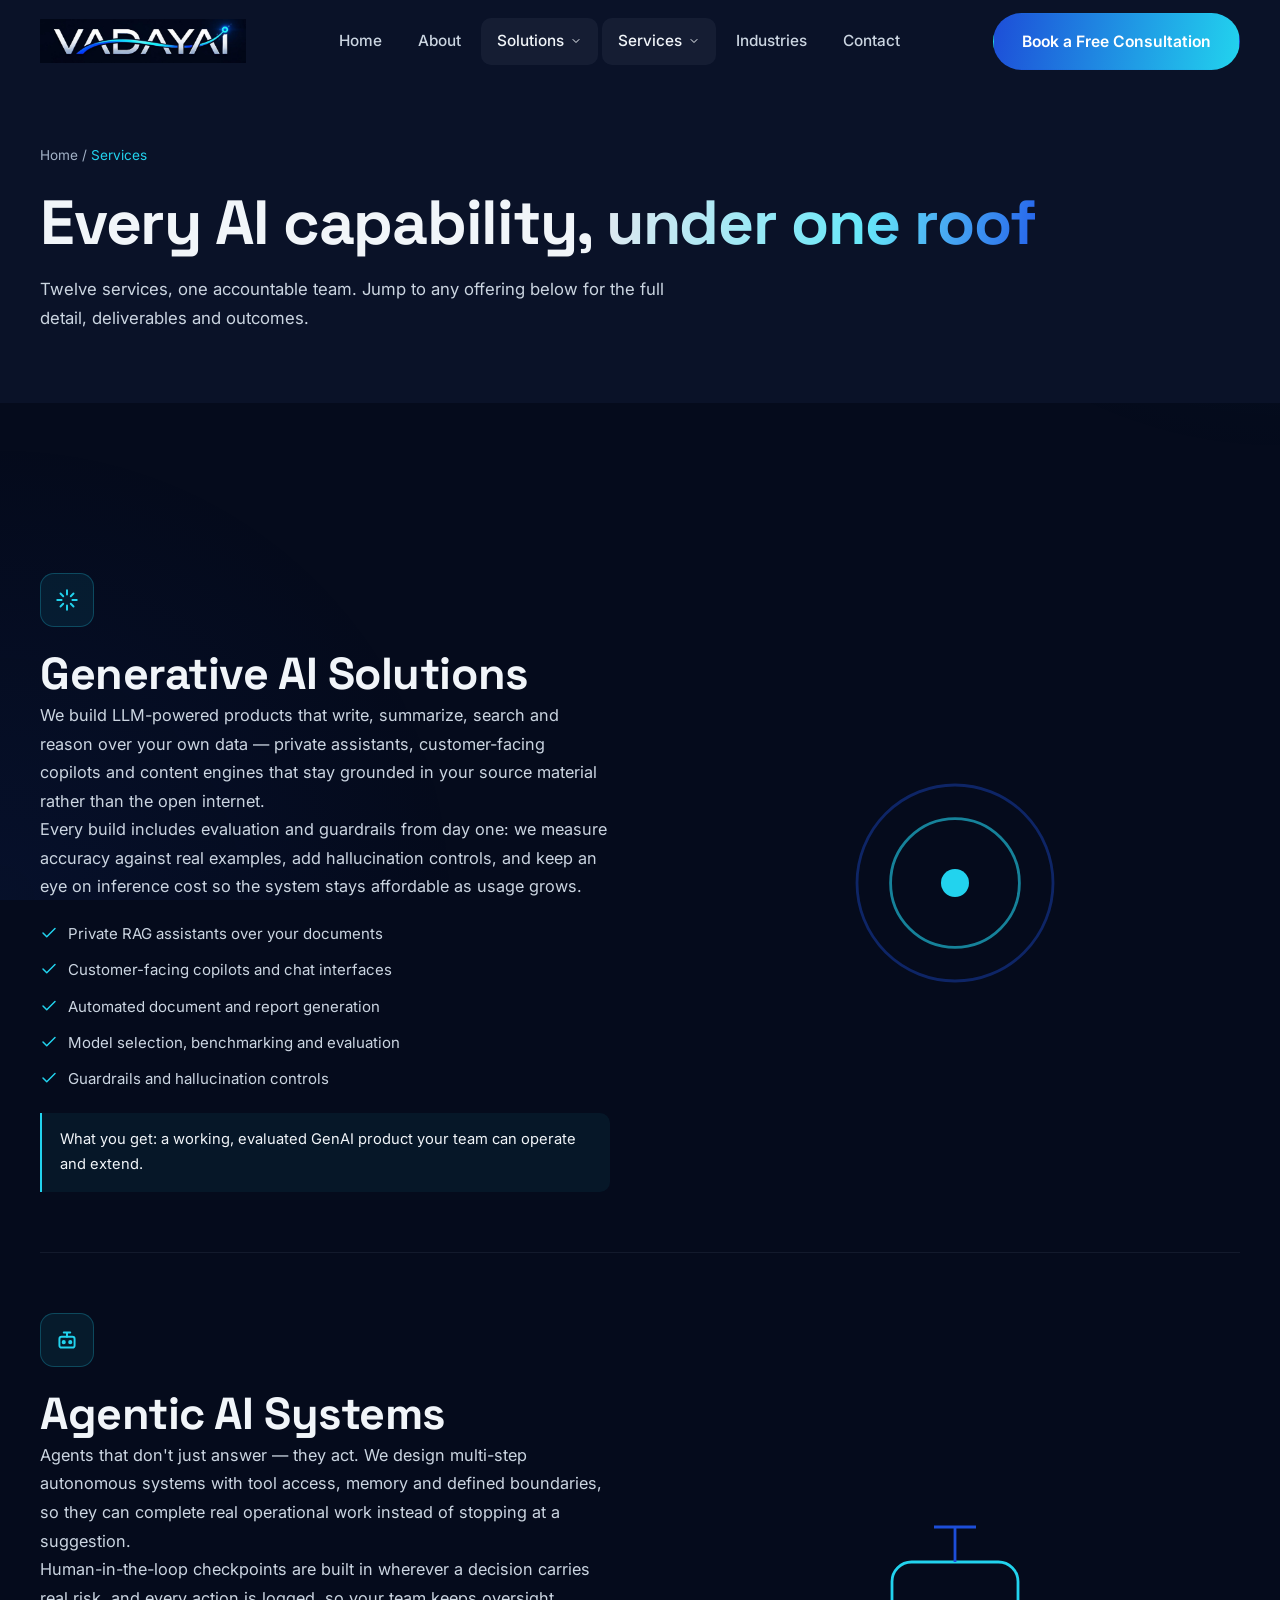
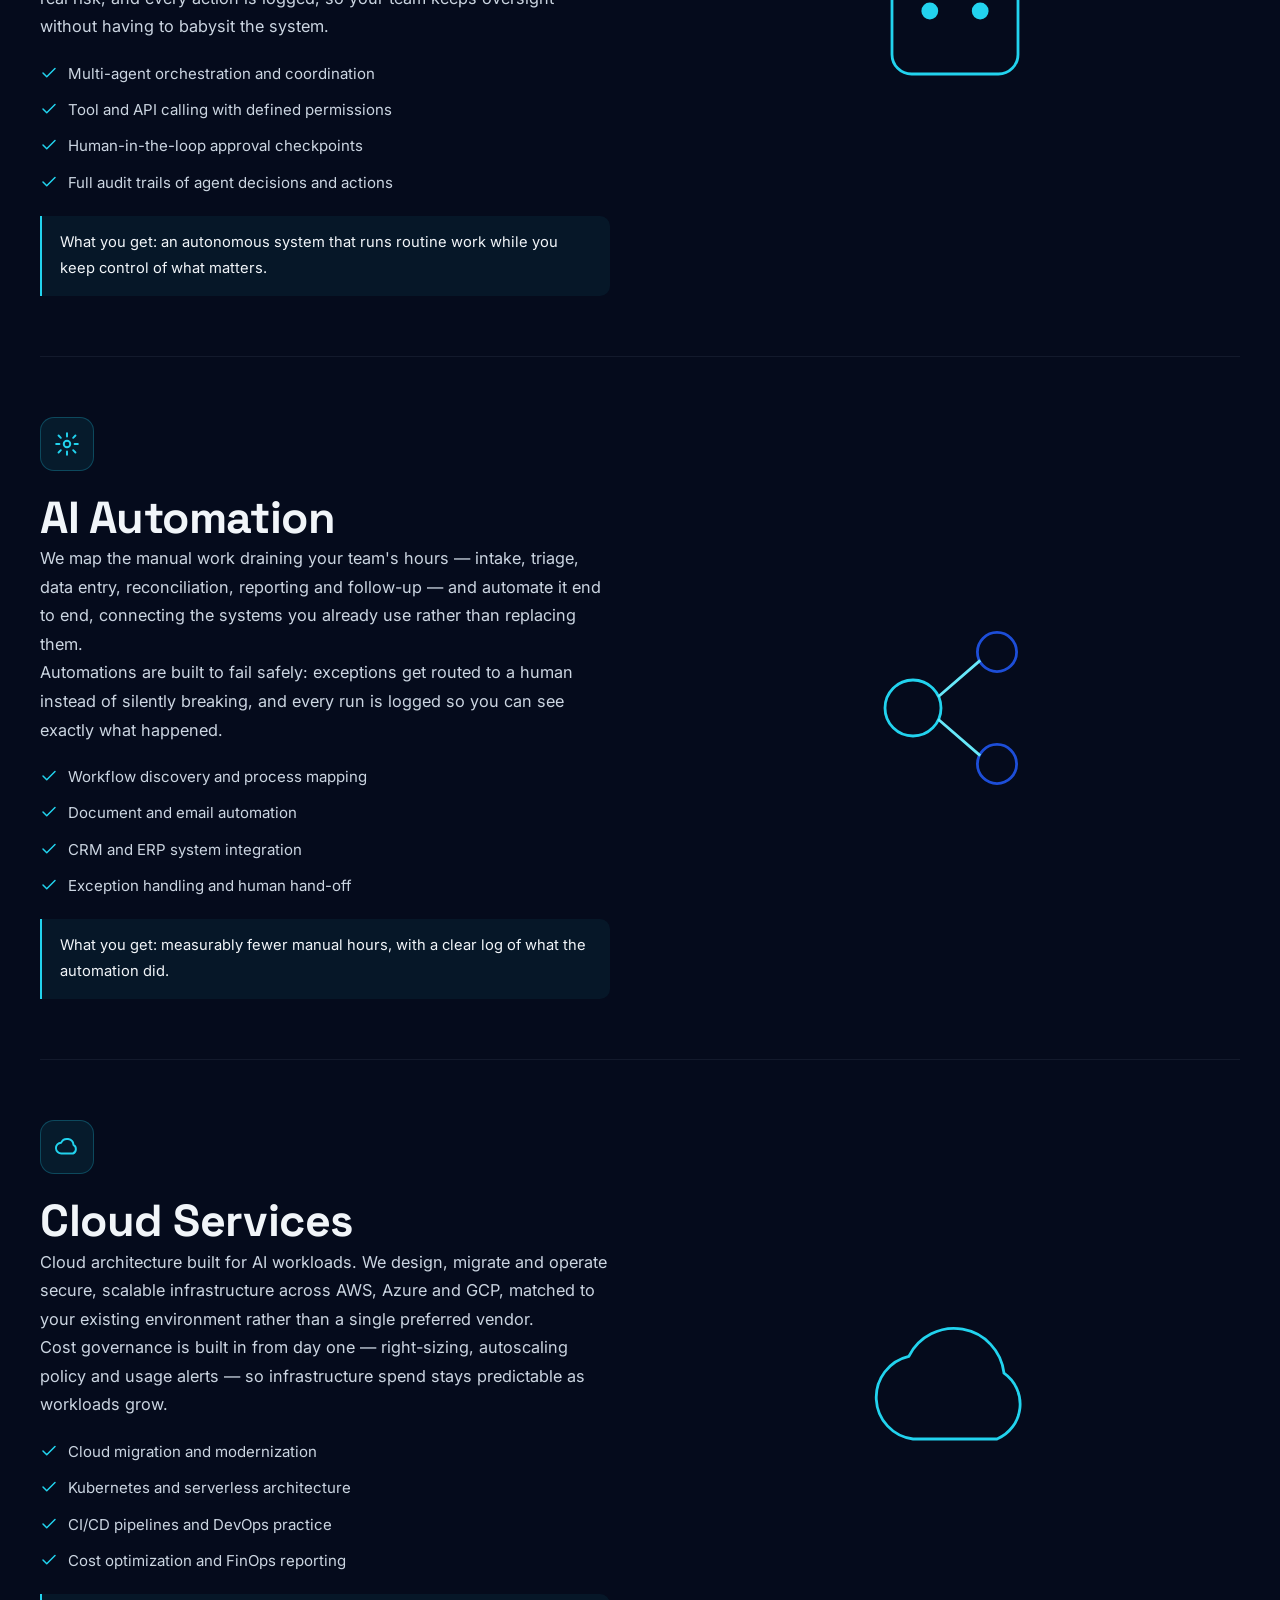
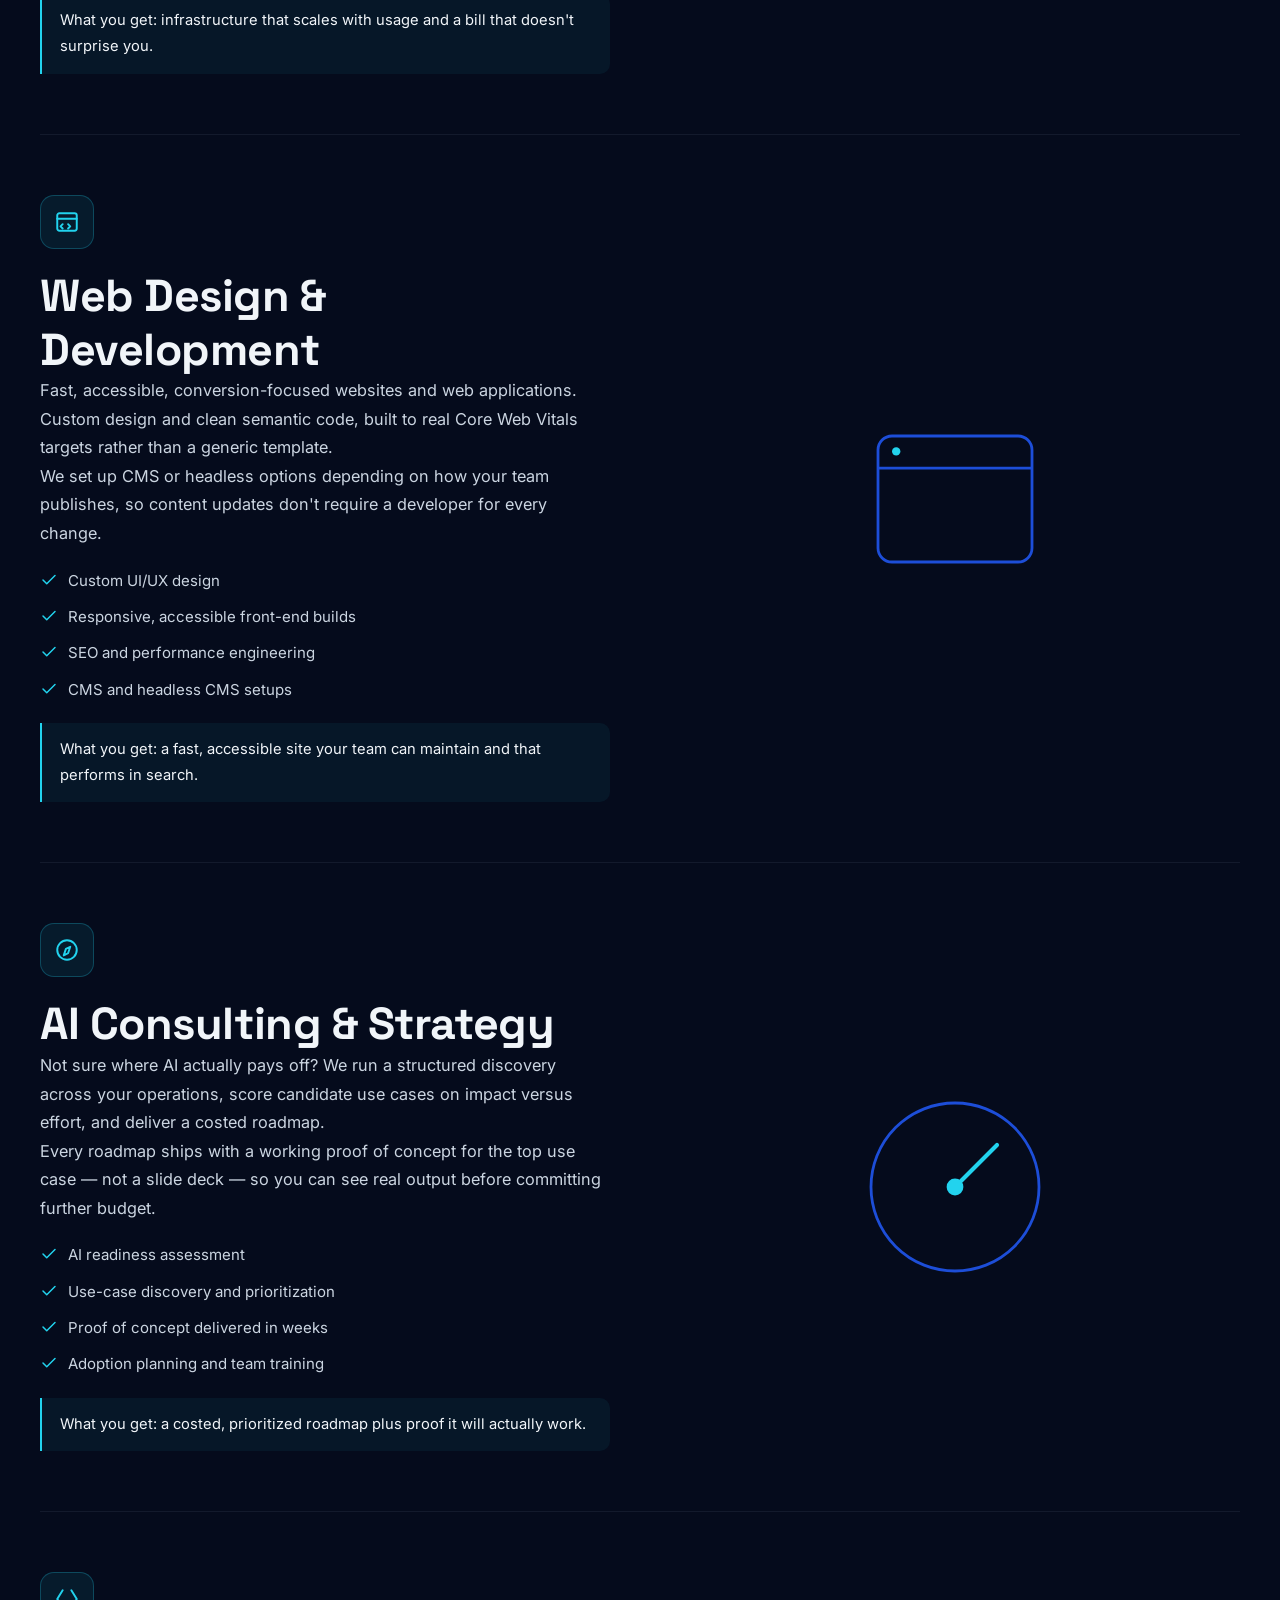
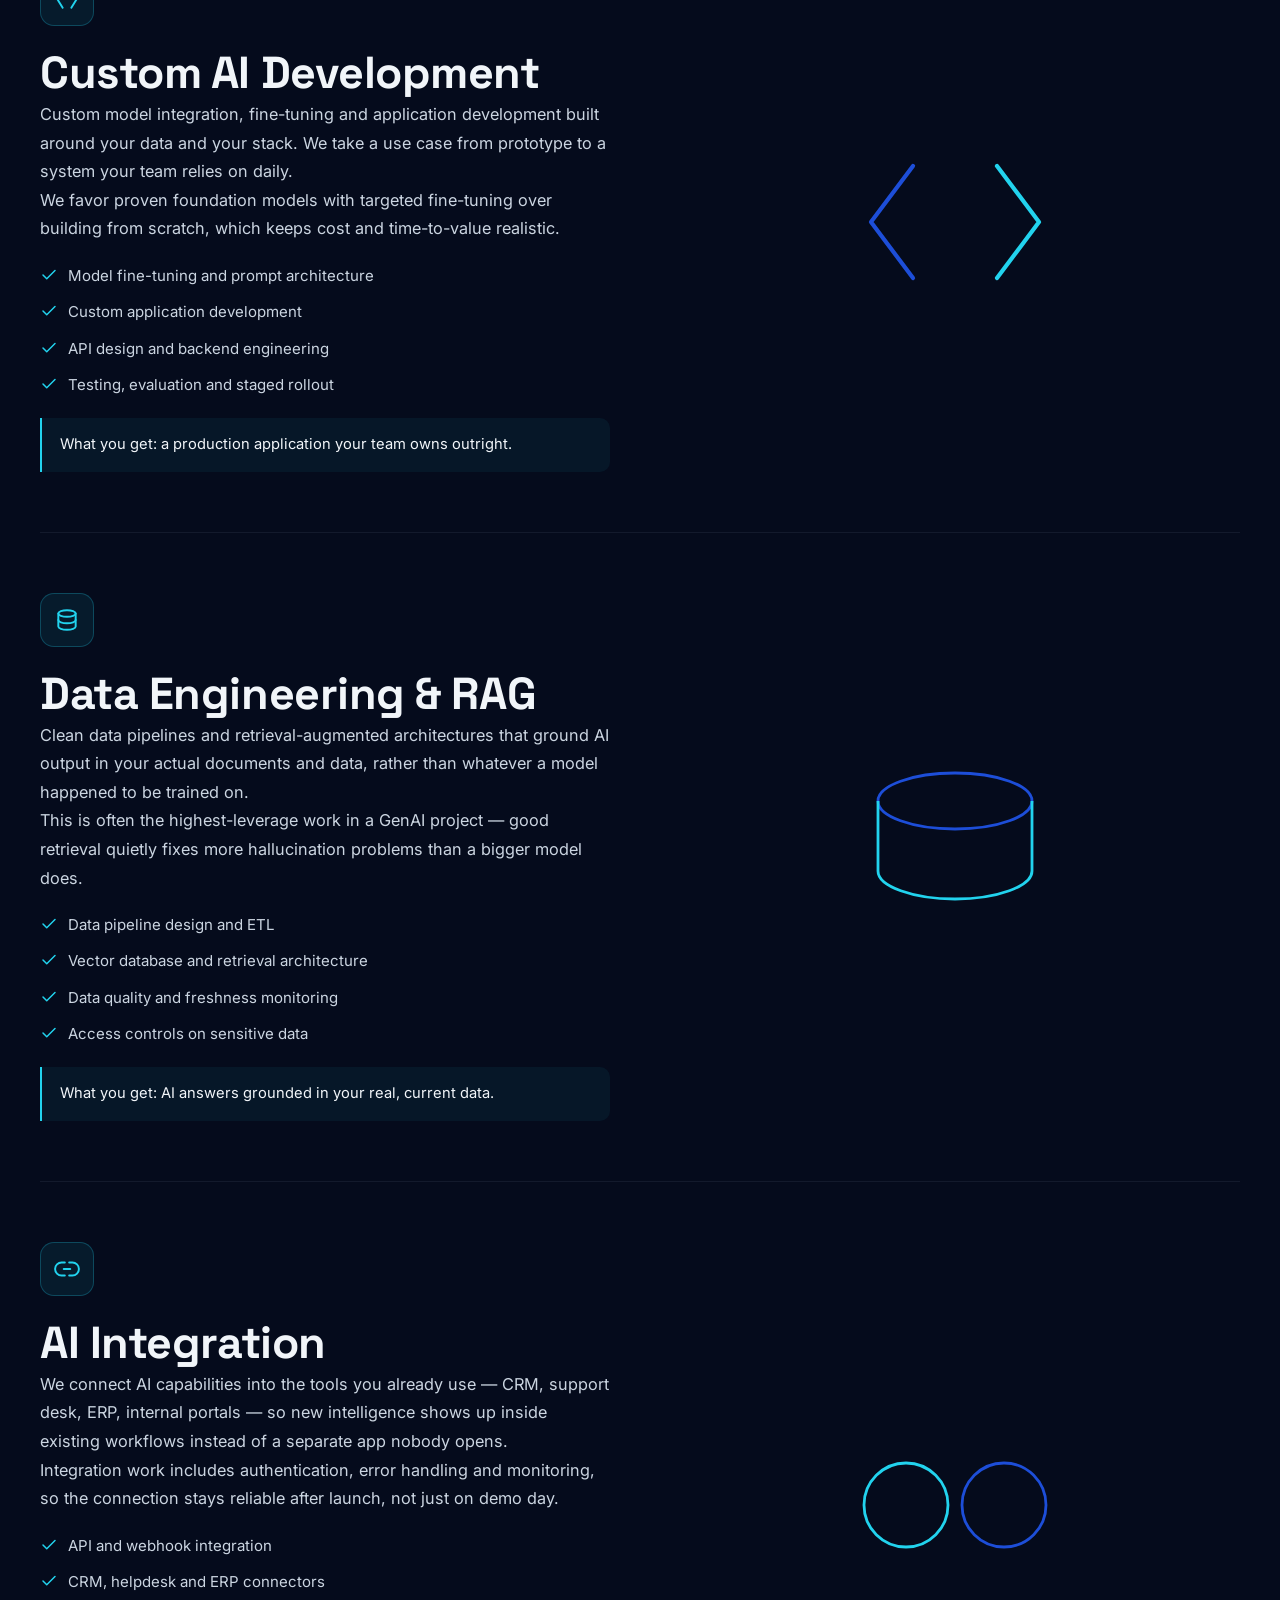
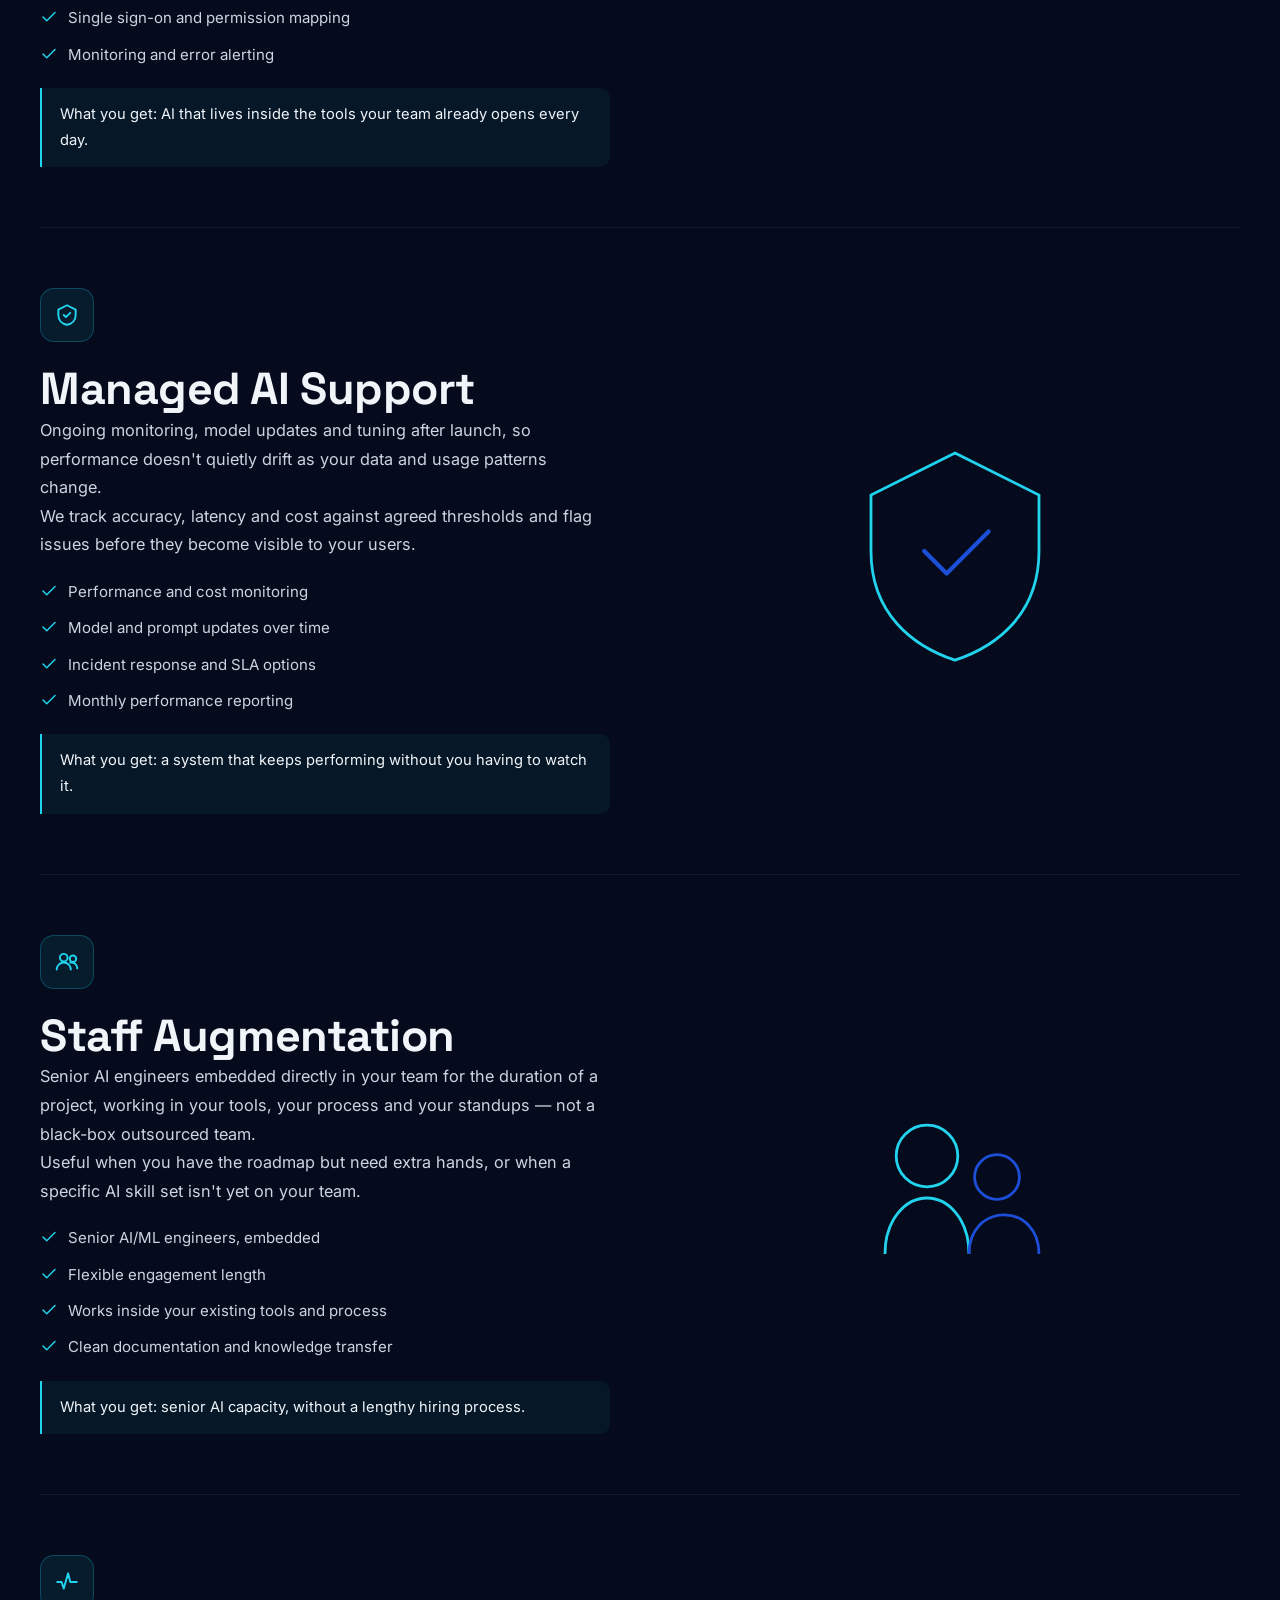
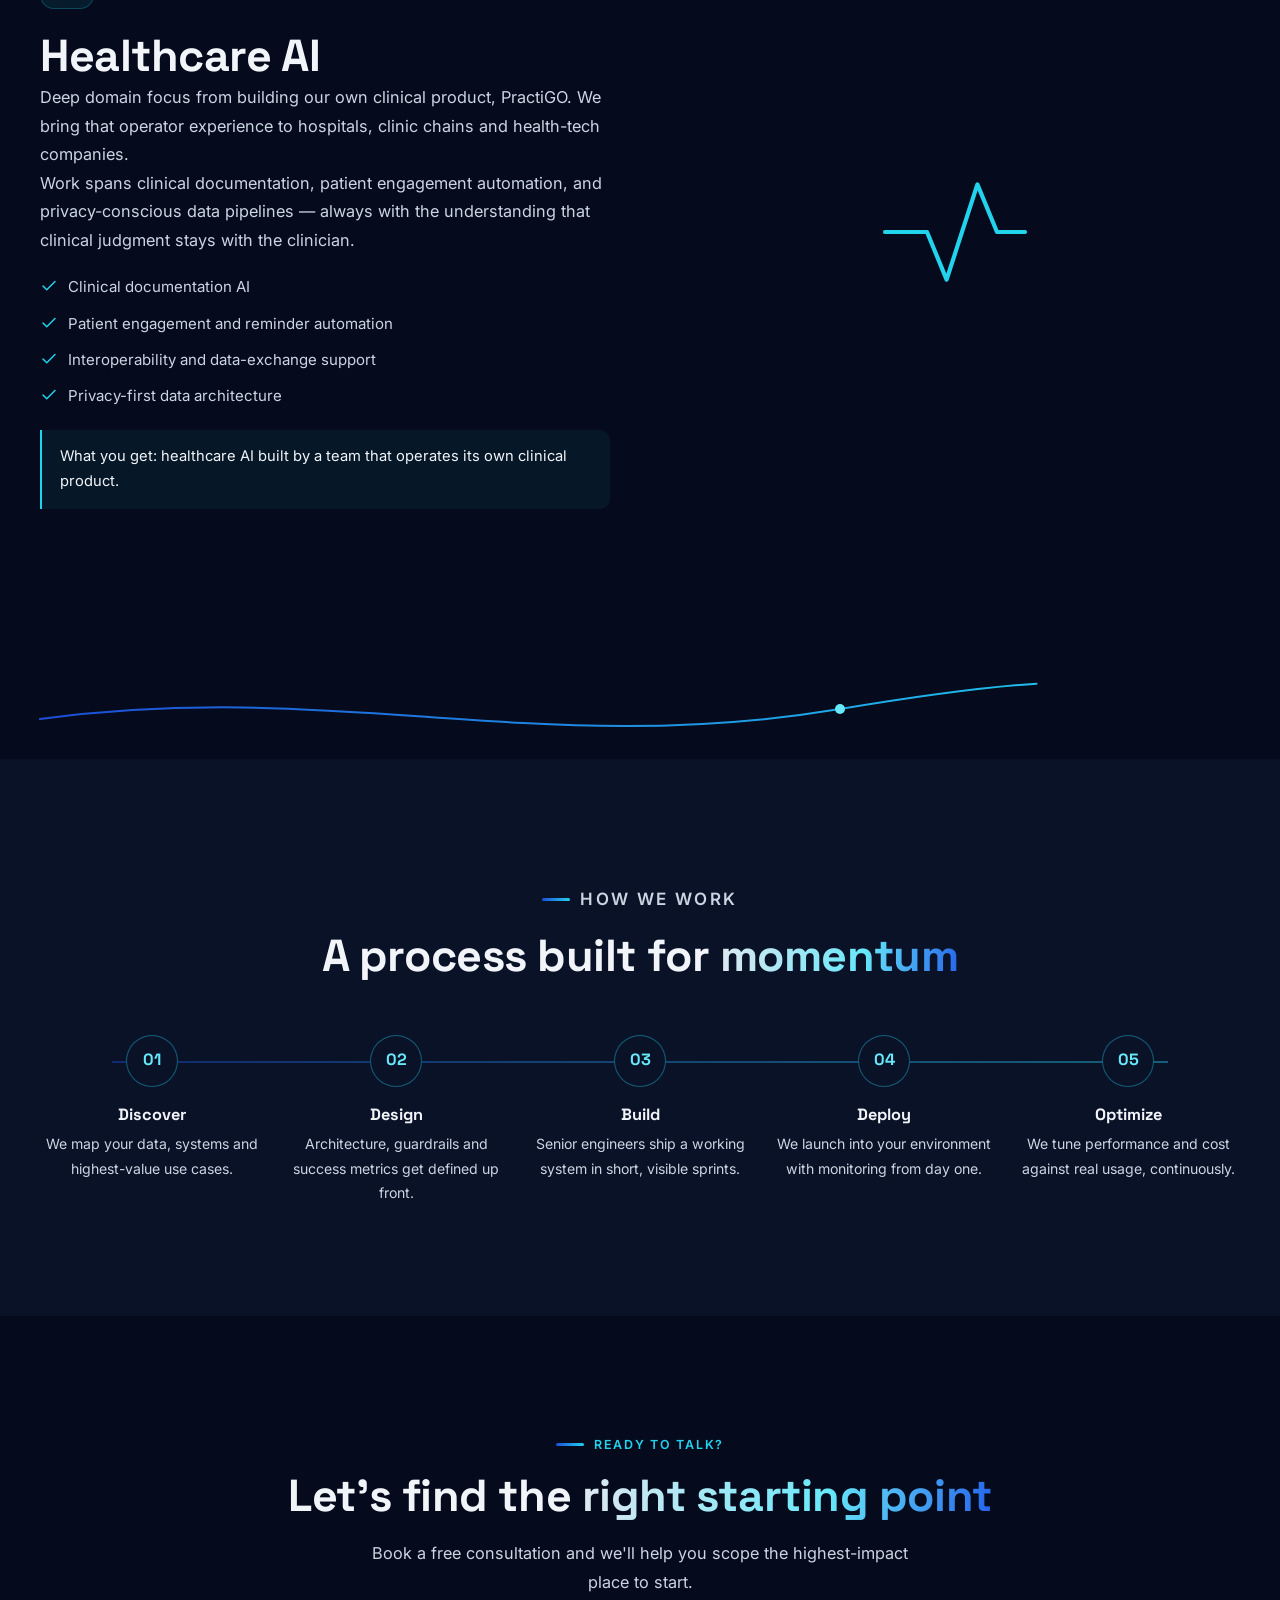
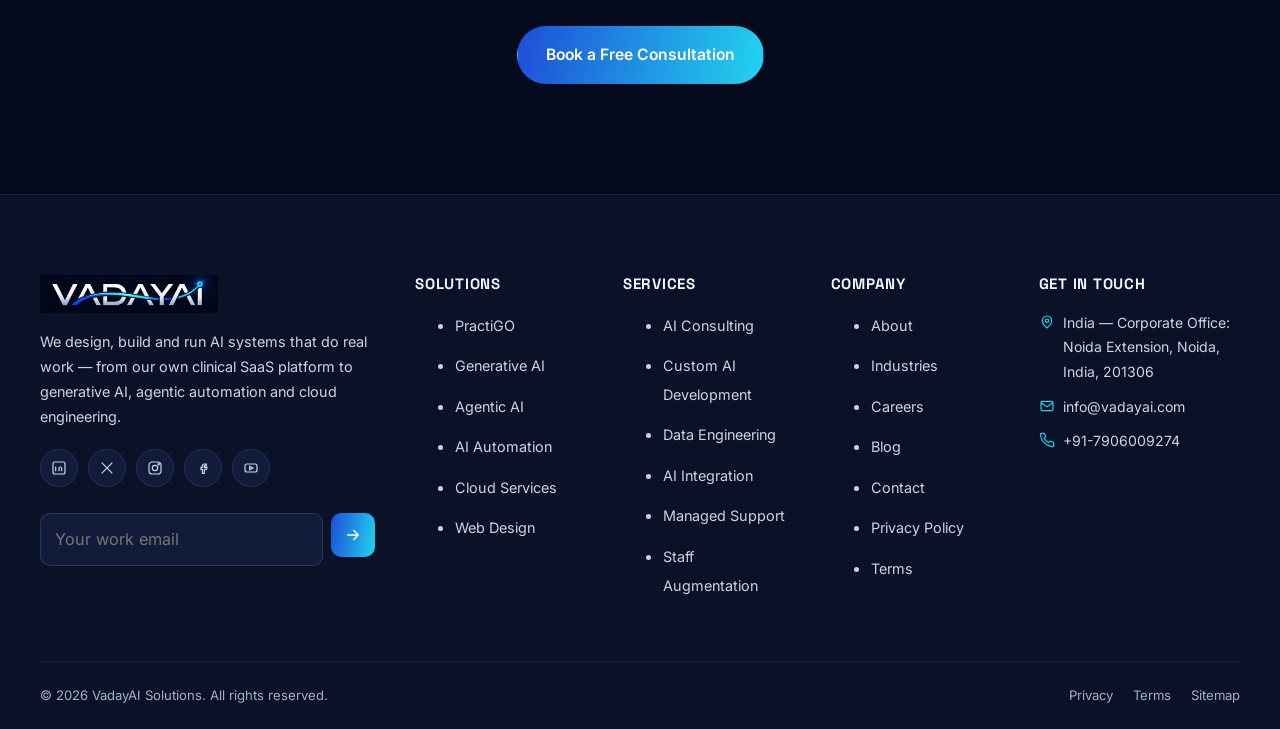
<file: services.html>
<!DOCTYPE html>
<html lang="en">
<head>
  <meta charset="UTF-8" />
  <meta name="viewport" content="width=device-width, initial-scale=1.0" />
  <title>AI Services | Generative, Agentic AI &amp; Cloud | VadayAI</title>
  <meta name="description" content="Explore VadayAI's full service line: generative AI, agentic AI, automation, cloud, web development, consulting, data engineering and managed AI support." />
  <link rel="canonical" href="https://www.vadayai.com/services.html" />

  <link rel="icon" href="favicon.svg" type="image/svg+xml" />
  <link rel="preconnect" href="https://fonts.googleapis.com" />
  <link rel="preconnect" href="https://fonts.gstatic.com" crossorigin />
  <link href="https://fonts.googleapis.com/css2?family=Space+Grotesk:wght@600;700&amp;family=Inter:wght@400;500;600&amp;display=swap" rel="stylesheet" />
  <link rel="stylesheet" href="assets/css/style.css" />
  <link rel="stylesheet" href="assets/css/responsive.css" />

  <meta property="og:type" content="website" />
  <meta property="og:title" content="AI Services | Generative, Agentic AI &amp; Cloud | VadayAI" />
  <meta property="og:description" content="Generative AI, agentic AI, automation, cloud, web development, consulting, data engineering and managed AI support." />
  <meta property="og:image" content="https://www.vadayai.com/assets/img/vadayai-logo.jpeg" />
  <meta property="og:url" content="https://www.vadayai.com/services.html" />
  <meta name="twitter:card" content="summary_large_image" />
  <meta name="twitter:title" content="AI Services | Generative, Agentic AI &amp; Cloud | VadayAI" />
  <meta name="twitter:description" content="Generative AI, agentic AI, automation, cloud, web development, consulting, data engineering and managed AI support." />
  <meta name="twitter:image" content="https://www.vadayai.com/assets/img/vadayai-logo.jpeg" />

  <script type="application/ld+json">
  {
    "@context": "https://schema.org",
    "@type": "Service",
    "serviceType": "AI Consulting and Development",
    "provider": { "@type": "Organization", "name": "VadayAI Solutions" },
    "areaServed": "Worldwide",
    "description": "Generative AI, agentic AI, automation, cloud engineering, web development and managed AI support."
  }
  </script>
  <script type="application/ld+json">
  {
    "@context": "https://schema.org",
    "@type": "BreadcrumbList",
    "itemListElement": [
      { "@type": "ListItem", "position": 1, "name": "Home", "item": "https://www.vadayai.com/" },
      { "@type": "ListItem", "position": 2, "name": "Services", "item": "https://www.vadayai.com/services.html" }
    ]
  }
  </script>
</head>
<body>

  <a class="skip-link" href="#main">Skip to main content</a>

  <svg width="0" height="0" style="position:absolute" aria-hidden="true" focusable="false">
    <defs>
      <linearGradient id="swooshGradient" x1="0%" y1="0%" x2="100%" y2="0%">
        <stop offset="0%" stop-color="#1D4ED8" />
        <stop offset="100%" stop-color="#22D3EE" />
      </linearGradient>
    </defs>
  </svg>

  <header class="site-header">
    <div class="header-inner">
      <a class="brand" href="index.html" aria-label="VadayAI Solutions — Home">
        <img src="assets/img/vadayai-logo.jpeg" alt="VadayAI Solutions" width="206" height="44" />
      </a>
      <nav class="main-nav" aria-label="Primary">
        <ul class="nav-list">
          <li><a class="nav-link" href="index.html">Home</a></li>
          <li><a class="nav-link" href="about.html">About</a></li>
          <li class="has-mega">
            <a class="nav-link" href="services.html" aria-haspopup="true" aria-expanded="false">
              Solutions
              <svg class="chev" viewBox="0 0 24 24" fill="none" stroke="currentColor" stroke-width="2" stroke-linecap="round" stroke-linejoin="round" aria-hidden="true"><path d="M6 9l6 6 6-6"/></svg>
            </a>
            <div class="mega-panel" role="menu" aria-label="Solutions">
              <a class="mega-item" href="practigo.html" role="menuitem">
                <span class="mega-icon" aria-hidden="true"><svg viewBox="0 0 24 24" fill="none" stroke="#fff" stroke-width="1.8" stroke-linecap="round" stroke-linejoin="round"><path d="M3 12h4l2 6 4-14 2 8h6"/></svg></span>
                <span><strong>PractiGO</strong><span>Our AI SaaS platform built for doctors and clinics</span></span>
              </a>
              <a class="mega-item" href="services.html#genai" role="menuitem">
                <span class="mega-icon" aria-hidden="true"><svg viewBox="0 0 24 24" fill="none" stroke="#fff" stroke-width="1.8" stroke-linecap="round" stroke-linejoin="round"><path d="M12 3v4M12 17v4M3 12h4M17 12h4M6 6l2.5 2.5M15.5 15.5 18 18M18 6l-2.5 2.5M8.5 15.5 6 18"/></svg></span>
                <span><strong>Generative AI Solutions</strong><span>LLM apps, copilots and content engines</span></span>
              </a>
              <a class="mega-item" href="services.html#agentic" role="menuitem">
                <span class="mega-icon" aria-hidden="true"><svg viewBox="0 0 24 24" fill="none" stroke="#fff" stroke-width="1.8" stroke-linecap="round" stroke-linejoin="round"><rect x="5" y="9" width="14" height="10" rx="2"/><circle cx="9" cy="14" r="1"/><circle cx="15" cy="14" r="1"/><path d="M12 9V5M9 5h6"/></svg></span>
                <span><strong>Agentic AI Systems</strong><span>Autonomous agents that execute multi-step work</span></span>
              </a>
              <a class="mega-item" href="services.html#automation" role="menuitem">
                <span class="mega-icon" aria-hidden="true"><svg viewBox="0 0 24 24" fill="none" stroke="#fff" stroke-width="1.8" stroke-linecap="round" stroke-linejoin="round"><circle cx="12" cy="12" r="3"/><path d="M12 2v3M12 19v3M4.2 4.2l2.1 2.1M17.7 17.7l2.1 2.1M2 12h3M19 12h3M4.2 19.8l2.1-2.1M17.7 6.3l2.1-2.1"/></svg></span>
                <span><strong>AI Automation</strong><span>Workflow and back-office automation</span></span>
              </a>
              <a class="mega-item" href="services.html#cloud" role="menuitem">
                <span class="mega-icon" aria-hidden="true"><svg viewBox="0 0 24 24" fill="none" stroke="#fff" stroke-width="1.8" stroke-linecap="round" stroke-linejoin="round"><path d="M7 18a5 5 0 0 1-.4-10 6 6 0 0 1 11.4 2A4.5 4.5 0 0 1 17.5 18Z"/></svg></span>
                <span><strong>Cloud Services</strong><span>Architecture, migration and DevOps</span></span>
              </a>
              <a class="mega-item" href="services.html#web" role="menuitem">
                <span class="mega-icon" aria-hidden="true"><svg viewBox="0 0 24 24" fill="none" stroke="#fff" stroke-width="1.8" stroke-linecap="round" stroke-linejoin="round"><rect x="3" y="4" width="18" height="16" rx="2"/><path d="M3 9h18"/><path d="M8 14l-2 2 2 2M13 14l2 2-2 2"/></svg></span>
                <span><strong>Web Design &amp; Development</strong><span>Conversion-focused sites and portals</span></span>
              </a>
            </div>
          </li>
          <li class="has-mega">
            <a class="nav-link" href="services.html" aria-haspopup="true" aria-expanded="false">
              Services
              <svg class="chev" viewBox="0 0 24 24" fill="none" stroke="currentColor" stroke-width="2" stroke-linecap="round" stroke-linejoin="round" aria-hidden="true"><path d="M6 9l6 6 6-6"/></svg>
            </a>
            <div class="mega-panel" role="menu" aria-label="Services">
              <a class="mega-item" href="services.html#consulting" role="menuitem">
                <span class="mega-icon" aria-hidden="true"><svg viewBox="0 0 24 24" fill="none" stroke="#fff" stroke-width="1.8" stroke-linecap="round" stroke-linejoin="round"><circle cx="12" cy="12" r="9"/><path d="M15 9l-2 6-4 2 2-6z"/></svg></span>
                <span><strong>AI Consulting &amp; Strategy</strong><span>Roadmaps and use-case prioritization</span></span>
              </a>
              <a class="mega-item" href="services.html#development" role="menuitem">
                <span class="mega-icon" aria-hidden="true"><svg viewBox="0 0 24 24" fill="none" stroke="#fff" stroke-width="1.8" stroke-linecap="round" stroke-linejoin="round"><path d="M8 4 3 12l5 8"/><path d="M16 4l5 8-5 8"/></svg></span>
                <span><strong>Custom AI Development</strong><span>Models and applications built for you</span></span>
              </a>
              <a class="mega-item" href="services.html#data" role="menuitem">
                <span class="mega-icon" aria-hidden="true"><svg viewBox="0 0 24 24" fill="none" stroke="#fff" stroke-width="1.8" stroke-linecap="round" stroke-linejoin="round"><ellipse cx="12" cy="6" rx="8" ry="3"/><path d="M4 6v6c0 1.7 3.6 3 8 3s8-1.3 8-3V6"/><path d="M4 12v6c0 1.7 3.6 3 8 3s8-1.3 8-3v-6"/></svg></span>
                <span><strong>Data Engineering &amp; RAG</strong><span>Pipelines and retrieval-grounded AI</span></span>
              </a>
              <a class="mega-item" href="services.html#integration" role="menuitem">
                <span class="mega-icon" aria-hidden="true"><svg viewBox="0 0 24 24" fill="none" stroke="#fff" stroke-width="1.8" stroke-linecap="round" stroke-linejoin="round"><path d="M9 12h6"/><path d="M10 6H7a6 6 0 0 0 0 12h3"/><path d="M14 6h3a6 6 0 0 1 0 12h-3"/></svg></span>
                <span><strong>AI Integration</strong><span>AI woven into the tools you already use</span></span>
              </a>
              <a class="mega-item" href="services.html#support" role="menuitem">
                <span class="mega-icon" aria-hidden="true"><svg viewBox="0 0 24 24" fill="none" stroke="#fff" stroke-width="1.8" stroke-linecap="round" stroke-linejoin="round"><path d="M12 3l8 4v5c0 5-3.4 8.4-8 9-4.6-.6-8-4-8-9V7z"/><path d="m9 12 2 2 4-4"/></svg></span>
                <span><strong>Managed AI Support</strong><span>Monitoring, tuning and updates post-launch</span></span>
              </a>
              <a class="mega-item" href="services.html#staffing" role="menuitem">
                <span class="mega-icon" aria-hidden="true"><svg viewBox="0 0 24 24" fill="none" stroke="#fff" stroke-width="1.8" stroke-linecap="round" stroke-linejoin="round"><circle cx="9" cy="8" r="3.5"/><path d="M2.5 19a6.5 6.5 0 0 1 13 0"/><circle cx="17.5" cy="9" r="3"/><path d="M15 12.5a5.5 5.5 0 0 1 6.5 5.4"/></svg></span>
                <span><strong>Staff Augmentation</strong><span>Senior AI engineers embedded in your team</span></span>
              </a>
            </div>
          </li>
          <li><a class="nav-link" href="industries.html">Industries</a></li>
          <li><a class="nav-link" href="contact.html">Contact</a></li>
        </ul>
      </nav>
      <div class="header-cta">
        <a class="btn btn-primary" href="contact.html">Book a Free Consultation</a>
        <button class="nav-toggle" aria-label="Open menu" aria-expanded="false" aria-controls="mobileNav">
          <svg viewBox="0 0 24 24" fill="none" stroke="currentColor" stroke-width="2" stroke-linecap="round" aria-hidden="true"><path d="M4 7h16M4 12h16M4 17h16"/></svg>
        </button>
      </div>
    </div>
  </header>

  <div class="mobile-nav" id="mobileNav">
    <div class="mobile-nav-head">
      <img src="assets/img/vadayai-logo.jpeg" alt="VadayAI Solutions" height="32" />
      <button class="mobile-nav-close" aria-label="Close menu">
        <svg viewBox="0 0 24 24" fill="none" stroke="currentColor" stroke-width="2" stroke-linecap="round" aria-hidden="true"><path d="M6 6l12 12M18 6 6 18"/></svg>
      </button>
    </div>
    <ul class="mobile-nav-list">
      <li><a href="index.html">Home</a></li>
      <li><a href="about.html">About</a></li>
      <li class="mobile-accordion">
        <button class="mobile-accordion-trigger" aria-expanded="false">Solutions
          <svg viewBox="0 0 24 24" fill="none" stroke="currentColor" stroke-width="2" stroke-linecap="round" stroke-linejoin="round" aria-hidden="true"><path d="M6 9l6 6 6-6"/></svg>
        </button>
        <div class="mobile-accordion-panel">
          <a href="practigo.html"><strong>PractiGO</strong><span>AI platform for doctors and clinics</span></a>
          <a href="services.html#genai"><strong>Generative AI Solutions</strong><span>LLM apps and copilots</span></a>
          <a href="services.html#agentic"><strong>Agentic AI Systems</strong><span>Autonomous multi-step agents</span></a>
          <a href="services.html#automation"><strong>AI Automation</strong><span>Workflow automation</span></a>
          <a href="services.html#cloud"><strong>Cloud Services</strong><span>Architecture and DevOps</span></a>
          <a href="services.html#web"><strong>Web Design &amp; Development</strong><span>Conversion-focused sites</span></a>
        </div>
      </li>
      <li class="mobile-accordion">
        <button class="mobile-accordion-trigger" aria-expanded="false">Services
          <svg viewBox="0 0 24 24" fill="none" stroke="currentColor" stroke-width="2" stroke-linecap="round" stroke-linejoin="round" aria-hidden="true"><path d="M6 9l6 6 6-6"/></svg>
        </button>
        <div class="mobile-accordion-panel">
          <a href="services.html#consulting"><strong>AI Consulting &amp; Strategy</strong></a>
          <a href="services.html#development"><strong>Custom AI Development</strong></a>
          <a href="services.html#data"><strong>Data Engineering &amp; RAG</strong></a>
          <a href="services.html#integration"><strong>AI Integration</strong></a>
          <a href="services.html#support"><strong>Managed AI Support</strong></a>
          <a href="services.html#staffing"><strong>Staff Augmentation</strong></a>
        </div>
      </li>
      <li><a href="industries.html">Industries</a></li>
      <li><a href="contact.html">Contact</a></li>
    </ul>
    <div class="mobile-nav-cta">
      <a class="btn btn-primary" href="contact.html">Book a Free Consultation</a>
    </div>
  </div>

  <main id="main">

    <section class="page-hero">
      <div class="container">
        <p class="breadcrumb"><a href="index.html">Home</a> / <span>Services</span></p>
        <h1>Every AI capability, <span class="grad-text">under one roof</span></h1>
        <p class="lede">Twelve services, one accountable team. Jump to any offering below for the full detail, deliverables and outcomes.</p>
      </div>
    </section>

    <section>
      <div class="container">

        <div class="service-detail" id="genai">
          <div data-reveal>
            <div class="service-detail-icon icon-tile" aria-hidden="true"><svg viewBox="0 0 24 24" fill="none" stroke="currentColor" stroke-width="1.8" stroke-linecap="round" stroke-linejoin="round"><path d="M12 3v4M12 17v4M3 12h4M17 12h4M6 6l2.5 2.5M15.5 15.5 18 18M18 6l-2.5 2.5M8.5 15.5 6 18"/></svg></div>
            <h2>Generative AI Solutions</h2>
            <p>We build LLM-powered products that write, summarize, search and reason over your own data — private assistants, customer-facing copilots and content engines that stay grounded in your source material rather than the open internet.</p>
            <p>Every build includes evaluation and guardrails from day one: we measure accuracy against real examples, add hallucination controls, and keep an eye on inference cost so the system stays affordable as usage grows.</p>
            <ul class="deliverables">
              <li><svg viewBox="0 0 24 24" fill="none" stroke="currentColor" stroke-width="2" stroke-linecap="round" stroke-linejoin="round" aria-hidden="true"><path d="M20 6 9 17l-5-5"/></svg>Private RAG assistants over your documents</li>
              <li><svg viewBox="0 0 24 24" fill="none" stroke="currentColor" stroke-width="2" stroke-linecap="round" stroke-linejoin="round" aria-hidden="true"><path d="M20 6 9 17l-5-5"/></svg>Customer-facing copilots and chat interfaces</li>
              <li><svg viewBox="0 0 24 24" fill="none" stroke="currentColor" stroke-width="2" stroke-linecap="round" stroke-linejoin="round" aria-hidden="true"><path d="M20 6 9 17l-5-5"/></svg>Automated document and report generation</li>
              <li><svg viewBox="0 0 24 24" fill="none" stroke="currentColor" stroke-width="2" stroke-linecap="round" stroke-linejoin="round" aria-hidden="true"><path d="M20 6 9 17l-5-5"/></svg>Model selection, benchmarking and evaluation</li>
              <li><svg viewBox="0 0 24 24" fill="none" stroke="currentColor" stroke-width="2" stroke-linecap="round" stroke-linejoin="round" aria-hidden="true"><path d="M20 6 9 17l-5-5"/></svg>Guardrails and hallucination controls</li>
            </ul>
            <p class="outcome-line">What you get: a working, evaluated GenAI product your team can operate and extend.</p>
          </div>
          <div class="service-detail-media" data-reveal data-reveal-delay="120" aria-hidden="true">
            <svg viewBox="0 0 200 200" fill="none"><circle cx="100" cy="100" r="70" stroke="#1D4ED8" stroke-width="2" opacity="0.4"/><circle cx="100" cy="100" r="46" stroke="#22D3EE" stroke-width="2" opacity="0.6"/><circle cx="100" cy="100" r="10" fill="#22D3EE"/></svg>
          </div>
        </div>

        <div class="service-detail reverse" id="agentic">
          <div data-reveal>
            <div class="service-detail-icon icon-tile" aria-hidden="true"><svg viewBox="0 0 24 24" fill="none" stroke="currentColor" stroke-width="1.8" stroke-linecap="round" stroke-linejoin="round"><rect x="5" y="9" width="14" height="10" rx="2"/><circle cx="9" cy="14" r="1"/><circle cx="15" cy="14" r="1"/><path d="M12 9V5M9 5h6"/></svg></div>
            <h2>Agentic AI Systems</h2>
            <p>Agents that don't just answer — they act. We design multi-step autonomous systems with tool access, memory and defined boundaries, so they can complete real operational work instead of stopping at a suggestion.</p>
            <p>Human-in-the-loop checkpoints are built in wherever a decision carries real risk, and every action is logged, so your team keeps oversight without having to babysit the system.</p>
            <ul class="deliverables">
              <li><svg viewBox="0 0 24 24" fill="none" stroke="currentColor" stroke-width="2" stroke-linecap="round" stroke-linejoin="round" aria-hidden="true"><path d="M20 6 9 17l-5-5"/></svg>Multi-agent orchestration and coordination</li>
              <li><svg viewBox="0 0 24 24" fill="none" stroke="currentColor" stroke-width="2" stroke-linecap="round" stroke-linejoin="round" aria-hidden="true"><path d="M20 6 9 17l-5-5"/></svg>Tool and API calling with defined permissions</li>
              <li><svg viewBox="0 0 24 24" fill="none" stroke="currentColor" stroke-width="2" stroke-linecap="round" stroke-linejoin="round" aria-hidden="true"><path d="M20 6 9 17l-5-5"/></svg>Human-in-the-loop approval checkpoints</li>
              <li><svg viewBox="0 0 24 24" fill="none" stroke="currentColor" stroke-width="2" stroke-linecap="round" stroke-linejoin="round" aria-hidden="true"><path d="M20 6 9 17l-5-5"/></svg>Full audit trails of agent decisions and actions</li>
            </ul>
            <p class="outcome-line">What you get: an autonomous system that runs routine work while you keep control of what matters.</p>
          </div>
          <div class="service-detail-media" data-reveal data-reveal-delay="120" aria-hidden="true">
            <svg viewBox="0 0 200 200" fill="none"><rect x="55" y="70" width="90" height="80" rx="14" stroke="#22D3EE" stroke-width="2"/><circle cx="82" cy="105" r="6" fill="#22D3EE"/><circle cx="118" cy="105" r="6" fill="#22D3EE"/><path d="M100 70V45M85 45h30" stroke="#1D4ED8" stroke-width="2"/></svg>
          </div>
        </div>

        <div class="service-detail" id="automation">
          <div data-reveal>
            <div class="service-detail-icon icon-tile" aria-hidden="true"><svg viewBox="0 0 24 24" fill="none" stroke="currentColor" stroke-width="1.8" stroke-linecap="round" stroke-linejoin="round"><circle cx="12" cy="12" r="3"/><path d="M12 2v3M12 19v3M4.2 4.2l2.1 2.1M17.7 17.7l2.1 2.1M2 12h3M19 12h3M4.2 19.8l2.1-2.1M17.7 6.3l2.1-2.1"/></svg></div>
            <h2>AI Automation</h2>
            <p>We map the manual work draining your team's hours — intake, triage, data entry, reconciliation, reporting and follow-up — and automate it end to end, connecting the systems you already use rather than replacing them.</p>
            <p>Automations are built to fail safely: exceptions get routed to a human instead of silently breaking, and every run is logged so you can see exactly what happened.</p>
            <ul class="deliverables">
              <li><svg viewBox="0 0 24 24" fill="none" stroke="currentColor" stroke-width="2" stroke-linecap="round" stroke-linejoin="round" aria-hidden="true"><path d="M20 6 9 17l-5-5"/></svg>Workflow discovery and process mapping</li>
              <li><svg viewBox="0 0 24 24" fill="none" stroke="currentColor" stroke-width="2" stroke-linecap="round" stroke-linejoin="round" aria-hidden="true"><path d="M20 6 9 17l-5-5"/></svg>Document and email automation</li>
              <li><svg viewBox="0 0 24 24" fill="none" stroke="currentColor" stroke-width="2" stroke-linecap="round" stroke-linejoin="round" aria-hidden="true"><path d="M20 6 9 17l-5-5"/></svg>CRM and ERP system integration</li>
              <li><svg viewBox="0 0 24 24" fill="none" stroke="currentColor" stroke-width="2" stroke-linecap="round" stroke-linejoin="round" aria-hidden="true"><path d="M20 6 9 17l-5-5"/></svg>Exception handling and human hand-off</li>
            </ul>
            <p class="outcome-line">What you get: measurably fewer manual hours, with a clear log of what the automation did.</p>
          </div>
          <div class="service-detail-media" data-reveal data-reveal-delay="120" aria-hidden="true">
            <svg viewBox="0 0 200 200" fill="none"><circle cx="70" cy="100" r="20" stroke="#22D3EE" stroke-width="2"/><circle cx="130" cy="60" r="14" stroke="#1D4ED8" stroke-width="2"/><circle cx="130" cy="140" r="14" stroke="#1D4ED8" stroke-width="2"/><path d="M88 92 118 66M88 108l30 26" stroke="#67E8F9" stroke-width="2"/></svg>
          </div>
        </div>

        <div class="service-detail reverse" id="cloud">
          <div data-reveal>
            <div class="service-detail-icon icon-tile" aria-hidden="true"><svg viewBox="0 0 24 24" fill="none" stroke="currentColor" stroke-width="1.8" stroke-linecap="round" stroke-linejoin="round"><path d="M7 18a5 5 0 0 1-.4-10 6 6 0 0 1 11.4 2A4.5 4.5 0 0 1 17.5 18Z"/></svg></div>
            <h2>Cloud Services</h2>
            <p>Cloud architecture built for AI workloads. We design, migrate and operate secure, scalable infrastructure across AWS, Azure and GCP, matched to your existing environment rather than a single preferred vendor.</p>
            <p>Cost governance is built in from day one — right-sizing, autoscaling policy and usage alerts — so infrastructure spend stays predictable as workloads grow.</p>
            <ul class="deliverables">
              <li><svg viewBox="0 0 24 24" fill="none" stroke="currentColor" stroke-width="2" stroke-linecap="round" stroke-linejoin="round" aria-hidden="true"><path d="M20 6 9 17l-5-5"/></svg>Cloud migration and modernization</li>
              <li><svg viewBox="0 0 24 24" fill="none" stroke="currentColor" stroke-width="2" stroke-linecap="round" stroke-linejoin="round" aria-hidden="true"><path d="M20 6 9 17l-5-5"/></svg>Kubernetes and serverless architecture</li>
              <li><svg viewBox="0 0 24 24" fill="none" stroke="currentColor" stroke-width="2" stroke-linecap="round" stroke-linejoin="round" aria-hidden="true"><path d="M20 6 9 17l-5-5"/></svg>CI/CD pipelines and DevOps practice</li>
              <li><svg viewBox="0 0 24 24" fill="none" stroke="currentColor" stroke-width="2" stroke-linecap="round" stroke-linejoin="round" aria-hidden="true"><path d="M20 6 9 17l-5-5"/></svg>Cost optimization and FinOps reporting</li>
            </ul>
            <p class="outcome-line">What you get: infrastructure that scales with usage and a bill that doesn't surprise you.</p>
          </div>
          <div class="service-detail-media" data-reveal data-reveal-delay="120" aria-hidden="true">
            <svg viewBox="0 0 200 200" fill="none"><path d="M70 130a30 30 0 0 1-3-59 36 36 0 0 1 68 12 27 27 0 0 1-5 47Z" stroke="#22D3EE" stroke-width="2"/></svg>
          </div>
        </div>

        <div class="service-detail" id="web">
          <div data-reveal>
            <div class="service-detail-icon icon-tile" aria-hidden="true"><svg viewBox="0 0 24 24" fill="none" stroke="currentColor" stroke-width="1.8" stroke-linecap="round" stroke-linejoin="round"><rect x="3" y="4" width="18" height="16" rx="2"/><path d="M3 9h18"/><path d="M8 14l-2 2 2 2M13 14l2 2-2 2"/></svg></div>
            <h2>Web Design &amp; Development</h2>
            <p>Fast, accessible, conversion-focused websites and web applications. Custom design and clean semantic code, built to real Core Web Vitals targets rather than a generic template.</p>
            <p>We set up CMS or headless options depending on how your team publishes, so content updates don't require a developer for every change.</p>
            <ul class="deliverables">
              <li><svg viewBox="0 0 24 24" fill="none" stroke="currentColor" stroke-width="2" stroke-linecap="round" stroke-linejoin="round" aria-hidden="true"><path d="M20 6 9 17l-5-5"/></svg>Custom UI/UX design</li>
              <li><svg viewBox="0 0 24 24" fill="none" stroke="currentColor" stroke-width="2" stroke-linecap="round" stroke-linejoin="round" aria-hidden="true"><path d="M20 6 9 17l-5-5"/></svg>Responsive, accessible front-end builds</li>
              <li><svg viewBox="0 0 24 24" fill="none" stroke="currentColor" stroke-width="2" stroke-linecap="round" stroke-linejoin="round" aria-hidden="true"><path d="M20 6 9 17l-5-5"/></svg>SEO and performance engineering</li>
              <li><svg viewBox="0 0 24 24" fill="none" stroke="currentColor" stroke-width="2" stroke-linecap="round" stroke-linejoin="round" aria-hidden="true"><path d="M20 6 9 17l-5-5"/></svg>CMS and headless CMS setups</li>
            </ul>
            <p class="outcome-line">What you get: a fast, accessible site your team can maintain and that performs in search.</p>
          </div>
          <div class="service-detail-media" data-reveal data-reveal-delay="120" aria-hidden="true">
            <svg viewBox="0 0 200 200" fill="none"><rect x="45" y="55" width="110" height="90" rx="10" stroke="#1D4ED8" stroke-width="2"/><path d="M45 78h110" stroke="#1D4ED8" stroke-width="2"/><circle cx="58" cy="66" r="3" fill="#22D3EE"/></svg>
          </div>
        </div>

        <div class="service-detail reverse" id="consulting">
          <div data-reveal>
            <div class="service-detail-icon icon-tile" aria-hidden="true"><svg viewBox="0 0 24 24" fill="none" stroke="currentColor" stroke-width="1.8" stroke-linecap="round" stroke-linejoin="round"><circle cx="12" cy="12" r="9"/><path d="M15 9l-2 6-4 2 2-6z"/></svg></div>
            <h2>AI Consulting &amp; Strategy</h2>
            <p>Not sure where AI actually pays off? We run a structured discovery across your operations, score candidate use cases on impact versus effort, and deliver a costed roadmap.</p>
            <p>Every roadmap ships with a working proof of concept for the top use case — not a slide deck — so you can see real output before committing further budget.</p>
            <ul class="deliverables">
              <li><svg viewBox="0 0 24 24" fill="none" stroke="currentColor" stroke-width="2" stroke-linecap="round" stroke-linejoin="round" aria-hidden="true"><path d="M20 6 9 17l-5-5"/></svg>AI readiness assessment</li>
              <li><svg viewBox="0 0 24 24" fill="none" stroke="currentColor" stroke-width="2" stroke-linecap="round" stroke-linejoin="round" aria-hidden="true"><path d="M20 6 9 17l-5-5"/></svg>Use-case discovery and prioritization</li>
              <li><svg viewBox="0 0 24 24" fill="none" stroke="currentColor" stroke-width="2" stroke-linecap="round" stroke-linejoin="round" aria-hidden="true"><path d="M20 6 9 17l-5-5"/></svg>Proof of concept delivered in weeks</li>
              <li><svg viewBox="0 0 24 24" fill="none" stroke="currentColor" stroke-width="2" stroke-linecap="round" stroke-linejoin="round" aria-hidden="true"><path d="M20 6 9 17l-5-5"/></svg>Adoption planning and team training</li>
            </ul>
            <p class="outcome-line">What you get: a costed, prioritized roadmap plus proof it will actually work.</p>
          </div>
          <div class="service-detail-media" data-reveal data-reveal-delay="120" aria-hidden="true">
            <svg viewBox="0 0 200 200" fill="none"><circle cx="100" cy="100" r="60" stroke="#1D4ED8" stroke-width="2"/><path d="M100 100 130 70" stroke="#22D3EE" stroke-width="3" stroke-linecap="round"/><circle cx="100" cy="100" r="6" fill="#22D3EE"/></svg>
          </div>
        </div>

        <div class="service-detail" id="development">
          <div data-reveal>
            <div class="service-detail-icon icon-tile" aria-hidden="true"><svg viewBox="0 0 24 24" fill="none" stroke="currentColor" stroke-width="1.8" stroke-linecap="round" stroke-linejoin="round"><path d="M8 4 3 12l5 8"/><path d="M16 4l5 8-5 8"/></svg></div>
            <h2>Custom AI Development</h2>
            <p>Custom model integration, fine-tuning and application development built around your data and your stack. We take a use case from prototype to a system your team relies on daily.</p>
            <p>We favor proven foundation models with targeted fine-tuning over building from scratch, which keeps cost and time-to-value realistic.</p>
            <ul class="deliverables">
              <li><svg viewBox="0 0 24 24" fill="none" stroke="currentColor" stroke-width="2" stroke-linecap="round" stroke-linejoin="round" aria-hidden="true"><path d="M20 6 9 17l-5-5"/></svg>Model fine-tuning and prompt architecture</li>
              <li><svg viewBox="0 0 24 24" fill="none" stroke="currentColor" stroke-width="2" stroke-linecap="round" stroke-linejoin="round" aria-hidden="true"><path d="M20 6 9 17l-5-5"/></svg>Custom application development</li>
              <li><svg viewBox="0 0 24 24" fill="none" stroke="currentColor" stroke-width="2" stroke-linecap="round" stroke-linejoin="round" aria-hidden="true"><path d="M20 6 9 17l-5-5"/></svg>API design and backend engineering</li>
              <li><svg viewBox="0 0 24 24" fill="none" stroke="currentColor" stroke-width="2" stroke-linecap="round" stroke-linejoin="round" aria-hidden="true"><path d="M20 6 9 17l-5-5"/></svg>Testing, evaluation and staged rollout</li>
            </ul>
            <p class="outcome-line">What you get: a production application your team owns outright.</p>
          </div>
          <div class="service-detail-media" data-reveal data-reveal-delay="120" aria-hidden="true">
            <svg viewBox="0 0 200 200" fill="none"><path d="M70 60 40 100l30 40" stroke="#1D4ED8" stroke-width="3" stroke-linecap="round" stroke-linejoin="round"/><path d="M130 60l30 40-30 40" stroke="#22D3EE" stroke-width="3" stroke-linecap="round" stroke-linejoin="round"/></svg>
          </div>
        </div>

        <div class="service-detail reverse" id="data">
          <div data-reveal>
            <div class="service-detail-icon icon-tile" aria-hidden="true"><svg viewBox="0 0 24 24" fill="none" stroke="currentColor" stroke-width="1.8" stroke-linecap="round" stroke-linejoin="round"><ellipse cx="12" cy="6" rx="8" ry="3"/><path d="M4 6v6c0 1.7 3.6 3 8 3s8-1.3 8-3V6"/><path d="M4 12v6c0 1.7 3.6 3 8 3s8-1.3 8-3v-6"/></svg></div>
            <h2>Data Engineering &amp; RAG</h2>
            <p>Clean data pipelines and retrieval-augmented architectures that ground AI output in your actual documents and data, rather than whatever a model happened to be trained on.</p>
            <p>This is often the highest-leverage work in a GenAI project — good retrieval quietly fixes more hallucination problems than a bigger model does.</p>
            <ul class="deliverables">
              <li><svg viewBox="0 0 24 24" fill="none" stroke="currentColor" stroke-width="2" stroke-linecap="round" stroke-linejoin="round" aria-hidden="true"><path d="M20 6 9 17l-5-5"/></svg>Data pipeline design and ETL</li>
              <li><svg viewBox="0 0 24 24" fill="none" stroke="currentColor" stroke-width="2" stroke-linecap="round" stroke-linejoin="round" aria-hidden="true"><path d="M20 6 9 17l-5-5"/></svg>Vector database and retrieval architecture</li>
              <li><svg viewBox="0 0 24 24" fill="none" stroke="currentColor" stroke-width="2" stroke-linecap="round" stroke-linejoin="round" aria-hidden="true"><path d="M20 6 9 17l-5-5"/></svg>Data quality and freshness monitoring</li>
              <li><svg viewBox="0 0 24 24" fill="none" stroke="currentColor" stroke-width="2" stroke-linecap="round" stroke-linejoin="round" aria-hidden="true"><path d="M20 6 9 17l-5-5"/></svg>Access controls on sensitive data</li>
            </ul>
            <p class="outcome-line">What you get: AI answers grounded in your real, current data.</p>
          </div>
          <div class="service-detail-media" data-reveal data-reveal-delay="120" aria-hidden="true">
            <svg viewBox="0 0 200 200" fill="none"><ellipse cx="100" cy="60" rx="55" ry="20" stroke="#1D4ED8" stroke-width="2"/><path d="M45 60v50c0 11 25 20 55 20s55-9 55-20V60" stroke="#22D3EE" stroke-width="2"/></svg>
          </div>
        </div>

        <div class="service-detail" id="integration">
          <div data-reveal>
            <div class="service-detail-icon icon-tile" aria-hidden="true"><svg viewBox="0 0 24 24" fill="none" stroke="currentColor" stroke-width="1.8" stroke-linecap="round" stroke-linejoin="round"><path d="M9 12h6"/><path d="M10 6H7a6 6 0 0 0 0 12h3"/><path d="M14 6h3a6 6 0 0 1 0 12h-3"/></svg></div>
            <h2>AI Integration</h2>
            <p>We connect AI capabilities into the tools you already use — CRM, support desk, ERP, internal portals — so new intelligence shows up inside existing workflows instead of a separate app nobody opens.</p>
            <p>Integration work includes authentication, error handling and monitoring, so the connection stays reliable after launch, not just on demo day.</p>
            <ul class="deliverables">
              <li><svg viewBox="0 0 24 24" fill="none" stroke="currentColor" stroke-width="2" stroke-linecap="round" stroke-linejoin="round" aria-hidden="true"><path d="M20 6 9 17l-5-5"/></svg>API and webhook integration</li>
              <li><svg viewBox="0 0 24 24" fill="none" stroke="currentColor" stroke-width="2" stroke-linecap="round" stroke-linejoin="round" aria-hidden="true"><path d="M20 6 9 17l-5-5"/></svg>CRM, helpdesk and ERP connectors</li>
              <li><svg viewBox="0 0 24 24" fill="none" stroke="currentColor" stroke-width="2" stroke-linecap="round" stroke-linejoin="round" aria-hidden="true"><path d="M20 6 9 17l-5-5"/></svg>Single sign-on and permission mapping</li>
              <li><svg viewBox="0 0 24 24" fill="none" stroke="currentColor" stroke-width="2" stroke-linecap="round" stroke-linejoin="round" aria-hidden="true"><path d="M20 6 9 17l-5-5"/></svg>Monitoring and error alerting</li>
            </ul>
            <p class="outcome-line">What you get: AI that lives inside the tools your team already opens every day.</p>
          </div>
          <div class="service-detail-media" data-reveal data-reveal-delay="120" aria-hidden="true">
            <svg viewBox="0 0 200 200" fill="none"><circle cx="65" cy="100" r="30" stroke="#22D3EE" stroke-width="2"/><circle cx="135" cy="100" r="30" stroke="#1D4ED8" stroke-width="2"/></svg>
          </div>
        </div>

        <div class="service-detail reverse" id="support">
          <div data-reveal>
            <div class="service-detail-icon icon-tile" aria-hidden="true"><svg viewBox="0 0 24 24" fill="none" stroke="currentColor" stroke-width="1.8" stroke-linecap="round" stroke-linejoin="round"><path d="M12 3l8 4v5c0 5-3.4 8.4-8 9-4.6-.6-8-4-8-9V7z"/><path d="m9 12 2 2 4-4"/></svg></div>
            <h2>Managed AI Support</h2>
            <p>Ongoing monitoring, model updates and tuning after launch, so performance doesn't quietly drift as your data and usage patterns change.</p>
            <p>We track accuracy, latency and cost against agreed thresholds and flag issues before they become visible to your users.</p>
            <ul class="deliverables">
              <li><svg viewBox="0 0 24 24" fill="none" stroke="currentColor" stroke-width="2" stroke-linecap="round" stroke-linejoin="round" aria-hidden="true"><path d="M20 6 9 17l-5-5"/></svg>Performance and cost monitoring</li>
              <li><svg viewBox="0 0 24 24" fill="none" stroke="currentColor" stroke-width="2" stroke-linecap="round" stroke-linejoin="round" aria-hidden="true"><path d="M20 6 9 17l-5-5"/></svg>Model and prompt updates over time</li>
              <li><svg viewBox="0 0 24 24" fill="none" stroke="currentColor" stroke-width="2" stroke-linecap="round" stroke-linejoin="round" aria-hidden="true"><path d="M20 6 9 17l-5-5"/></svg>Incident response and SLA options</li>
              <li><svg viewBox="0 0 24 24" fill="none" stroke="currentColor" stroke-width="2" stroke-linecap="round" stroke-linejoin="round" aria-hidden="true"><path d="M20 6 9 17l-5-5"/></svg>Monthly performance reporting</li>
            </ul>
            <p class="outcome-line">What you get: a system that keeps performing without you having to watch it.</p>
          </div>
          <div class="service-detail-media" data-reveal data-reveal-delay="120" aria-hidden="true">
            <svg viewBox="0 0 200 200" fill="none"><path d="M100 30 160 60v40c0 45-30 68-60 78-30-10-60-33-60-78V60Z" stroke="#22D3EE" stroke-width="2"/><path d="M78 100l16 16 30-30" stroke="#1D4ED8" stroke-width="3" stroke-linecap="round" stroke-linejoin="round"/></svg>
          </div>
        </div>

        <div class="service-detail" id="staffing">
          <div data-reveal>
            <div class="service-detail-icon icon-tile" aria-hidden="true"><svg viewBox="0 0 24 24" fill="none" stroke="currentColor" stroke-width="1.8" stroke-linecap="round" stroke-linejoin="round"><circle cx="9" cy="8" r="3.5"/><path d="M2.5 19a6.5 6.5 0 0 1 13 0"/><circle cx="17.5" cy="9" r="3"/><path d="M15 12.5a5.5 5.5 0 0 1 6.5 5.4"/></svg></div>
            <h2>Staff Augmentation</h2>
            <p>Senior AI engineers embedded directly in your team for the duration of a project, working in your tools, your process and your standups — not a black-box outsourced team.</p>
            <p>Useful when you have the roadmap but need extra hands, or when a specific AI skill set isn't yet on your team.</p>
            <ul class="deliverables">
              <li><svg viewBox="0 0 24 24" fill="none" stroke="currentColor" stroke-width="2" stroke-linecap="round" stroke-linejoin="round" aria-hidden="true"><path d="M20 6 9 17l-5-5"/></svg>Senior AI/ML engineers, embedded</li>
              <li><svg viewBox="0 0 24 24" fill="none" stroke="currentColor" stroke-width="2" stroke-linecap="round" stroke-linejoin="round" aria-hidden="true"><path d="M20 6 9 17l-5-5"/></svg>Flexible engagement length</li>
              <li><svg viewBox="0 0 24 24" fill="none" stroke="currentColor" stroke-width="2" stroke-linecap="round" stroke-linejoin="round" aria-hidden="true"><path d="M20 6 9 17l-5-5"/></svg>Works inside your existing tools and process</li>
              <li><svg viewBox="0 0 24 24" fill="none" stroke="currentColor" stroke-width="2" stroke-linecap="round" stroke-linejoin="round" aria-hidden="true"><path d="M20 6 9 17l-5-5"/></svg>Clean documentation and knowledge transfer</li>
            </ul>
            <p class="outcome-line">What you get: senior AI capacity, without a lengthy hiring process.</p>
          </div>
          <div class="service-detail-media" data-reveal data-reveal-delay="120" aria-hidden="true">
            <svg viewBox="0 0 200 200" fill="none"><circle cx="80" cy="80" r="22" stroke="#22D3EE" stroke-width="2"/><circle cx="130" cy="95" r="16" stroke="#1D4ED8" stroke-width="2"/><path d="M50 150c0-25 15-40 30-40s30 15 30 40" stroke="#22D3EE" stroke-width="2"/><path d="M110 150c0-18 12-28 25-28s25 10 25 28" stroke="#1D4ED8" stroke-width="2"/></svg>
          </div>
        </div>

        <div class="service-detail reverse" id="healthcare">
          <div data-reveal>
            <div class="service-detail-icon icon-tile" aria-hidden="true"><svg viewBox="0 0 24 24" fill="none" stroke="currentColor" stroke-width="1.8" stroke-linecap="round" stroke-linejoin="round"><path d="M3 12h4l2 6 4-14 2 8h6"/></svg></div>
            <h2>Healthcare AI</h2>
            <p>Deep domain focus from building our own clinical product, PractiGO. We bring that operator experience to hospitals, clinic chains and health-tech companies.</p>
            <p>Work spans clinical documentation, patient engagement automation, and privacy-conscious data pipelines — always with the understanding that clinical judgment stays with the clinician.</p>
            <ul class="deliverables">
              <li><svg viewBox="0 0 24 24" fill="none" stroke="currentColor" stroke-width="2" stroke-linecap="round" stroke-linejoin="round" aria-hidden="true"><path d="M20 6 9 17l-5-5"/></svg>Clinical documentation AI</li>
              <li><svg viewBox="0 0 24 24" fill="none" stroke="currentColor" stroke-width="2" stroke-linecap="round" stroke-linejoin="round" aria-hidden="true"><path d="M20 6 9 17l-5-5"/></svg>Patient engagement and reminder automation</li>
              <li><svg viewBox="0 0 24 24" fill="none" stroke="currentColor" stroke-width="2" stroke-linecap="round" stroke-linejoin="round" aria-hidden="true"><path d="M20 6 9 17l-5-5"/></svg>Interoperability and data-exchange support</li>
              <li><svg viewBox="0 0 24 24" fill="none" stroke="currentColor" stroke-width="2" stroke-linecap="round" stroke-linejoin="round" aria-hidden="true"><path d="M20 6 9 17l-5-5"/></svg>Privacy-first data architecture</li>
            </ul>
            <p class="outcome-line">What you get: healthcare AI built by a team that operates its own clinical product.</p>
          </div>
          <div class="service-detail-media" data-reveal data-reveal-delay="120" aria-hidden="true">
            <svg viewBox="0 0 200 200" fill="none"><path d="M50 100h30l14 34 22-68 14 34h20" stroke="#22D3EE" stroke-width="3" stroke-linecap="round" stroke-linejoin="round"/></svg>
          </div>
        </div>

      </div>
    </section>

    <div class="container"><svg class="swoosh-divider" viewBox="0 0 1200 80" preserveAspectRatio="none" aria-hidden="true"><path d="M0 40 C 300 0, 500 80, 800 30 S 1100 10, 1200 40"/><circle cx="800" cy="30" r="5" fill="#67E8F9"/></svg></div>

    <section class="bg-alt">
      <div class="container">
        <div class="section-head center" data-reveal>
          <p class="eyebrow">How We Work</p>
          <h2>A process built for <span class="grad-text">momentum</span></h2>
        </div>
        <div class="timeline" data-reveal>
          <div class="timeline-step"><div class="timeline-num">01</div><h4>Discover</h4><p>We map your data, systems and highest-value use cases.</p></div>
          <div class="timeline-step"><div class="timeline-num">02</div><h4>Design</h4><p>Architecture, guardrails and success metrics get defined up front.</p></div>
          <div class="timeline-step"><div class="timeline-num">03</div><h4>Build</h4><p>Senior engineers ship a working system in short, visible sprints.</p></div>
          <div class="timeline-step"><div class="timeline-num">04</div><h4>Deploy</h4><p>We launch into your environment with monitoring from day one.</p></div>
          <div class="timeline-step"><div class="timeline-num">05</div><h4>Optimize</h4><p>We tune performance and cost against real usage, continuously.</p></div>
        </div>
      </div>
    </section>

    <section>
      <div class="container text-center" data-reveal>
        <p class="eyebrow" style="justify-content:center">Ready to Talk?</p>
        <h2>Let's find the <span class="grad-text">right starting point</span></h2>
        <p style="max-width:560px;margin:16px auto 30px">Book a free consultation and we'll help you scope the highest-impact place to start.</p>
        <a class="btn btn-primary" href="contact.html">Book a Free Consultation</a>
      </div>
    </section>

  </main>

  <footer class="site-footer">
    <div class="container">
      <div class="footer-grid">
        <div class="footer-col footer-brand">
          <img src="assets/img/vadayai-logo.jpeg" alt="VadayAI Solutions" width="178" height="38" />
          <p>We design, build and run AI systems that do real work — from our own clinical SaaS platform to generative AI, agentic automation and cloud engineering.</p>
          <div class="social-row">
            <!-- FILL IN REAL SOCIAL URLS -->
            <a href="https://www.linkedin.com/company/vadayai" target="_blank" rel="noopener" aria-label="VadayAI on LinkedIn"><svg viewBox="0 0 24 24" fill="none" stroke="currentColor" stroke-width="1.8" aria-hidden="true"><rect x="3" y="3" width="18" height="18" rx="3"/><path d="M7 10v7M7 7v.01M12 17v-4.5a2 2 0 0 1 4 0V17M12 12.5V17"/></svg></a>
            <a href="#" aria-label="VadayAI on X"><svg viewBox="0 0 24 24" fill="none" stroke="currentColor" stroke-width="1.8" aria-hidden="true"><path d="M4 4l16 16M20 4 4 20"/></svg></a>
            <a href="https://www.instagram.com/vadayai" target="_blank" rel="noopener" aria-label="VadayAI on Instagram"><svg viewBox="0 0 24 24" fill="none" stroke="currentColor" stroke-width="1.8" aria-hidden="true"><rect x="3" y="3" width="18" height="18" rx="5"/><circle cx="12" cy="12" r="4"/><circle cx="17.5" cy="6.5" r="1"/></svg></a>
            <a href="https://www.facebook.com/share/1BdxcCt2H8/?mibextid=wwXIfr" target="_blank" rel="noopener" aria-label="VadayAI on Facebook"><svg viewBox="0 0 24 24" fill="none" stroke="currentColor" stroke-width="1.8" aria-hidden="true"><path d="M14 9h3V6h-3a3 3 0 0 0-3 3v2H9v3h2v6h3v-6h3l1-3h-4v-1.5c0-.6.4-1.5 1-1.5Z"/></svg></a>
            <a href="#" aria-label="VadayAI on YouTube"><svg viewBox="0 0 24 24" fill="none" stroke="currentColor" stroke-width="1.8" aria-hidden="true"><rect x="3" y="6" width="18" height="12" rx="3"/><path d="m10 9.5 5 2.5-5 2.5Z"/></svg></a>
          </div>
          <form class="newsletter" aria-label="Newsletter signup" onsubmit="return false;">
            <label class="visually-hidden" for="newsletter-email">Email address</label>
            <input type="email" id="newsletter-email" placeholder="Your work email" required />
            <button type="submit" aria-label="Subscribe">
              <svg viewBox="0 0 24 24" fill="none" stroke="currentColor" stroke-width="2" stroke-linecap="round" stroke-linejoin="round" aria-hidden="true"><path d="M5 12h14M13 6l6 6-6 6"/></svg>
            </button>
          </form>
        </div>
        <div class="footer-col">
          <h4>Solutions<span class="footer-accordion-toggle" aria-hidden="true"></span></h4>
          <ul>
            <li><a href="practigo.html">PractiGO</a></li>
            <li><a href="services.html#genai">Generative AI</a></li>
            <li><a href="services.html#agentic">Agentic AI</a></li>
            <li><a href="services.html#automation">AI Automation</a></li>
            <li><a href="services.html#cloud">Cloud Services</a></li>
            <li><a href="services.html#web">Web Design</a></li>
          </ul>
        </div>
        <div class="footer-col">
          <h4>Services<span class="footer-accordion-toggle" aria-hidden="true"></span></h4>
          <ul>
            <li><a href="services.html#consulting">AI Consulting</a></li>
            <li><a href="services.html#development">Custom AI Development</a></li>
            <li><a href="services.html#data">Data Engineering</a></li>
            <li><a href="services.html#integration">AI Integration</a></li>
            <li><a href="services.html#support">Managed Support</a></li>
            <li><a href="services.html#staffing">Staff Augmentation</a></li>
          </ul>
        </div>
        <div class="footer-col">
          <h4>Company<span class="footer-accordion-toggle" aria-hidden="true"></span></h4>
          <ul>
            <li><a href="about.html">About</a></li>
            <li><a href="industries.html">Industries</a></li>
            <li><a href="#">Careers</a></li>
            <li><a href="#">Blog</a></li>
            <li><a href="contact.html">Contact</a></li>
            <li><a href="privacy-policy.html">Privacy Policy</a></li>
            <li><a href="terms.html">Terms</a></li>
          </ul>
        </div>
        <div class="footer-col">
          <h4>Get in Touch<span class="footer-accordion-toggle" aria-hidden="true"></span></h4>
          <div class="footer-office">
            <p>
              <svg viewBox="0 0 24 24" fill="none" stroke="currentColor" stroke-width="1.8" aria-hidden="true"><path d="M12 21s7-6.3 7-11a7 7 0 1 0-14 0c0 4.7 7 11 7 11Z"/><circle cx="12" cy="10" r="2.5"/></svg>
              <span>India — Corporate Office: Noida Extension, Noida, India, 201306</span>
            </p>
            <p>
              <svg viewBox="0 0 24 24" fill="none" stroke="currentColor" stroke-width="1.8" aria-hidden="true"><rect x="3" y="5" width="18" height="14" rx="2"/><path d="m3 7 9 6 9-6"/></svg>
              <span><a href="mailto:info@vadayai.com">info@vadayai.com</a></span>
            </p>
            <p>
              <svg viewBox="0 0 24 24" fill="none" stroke="currentColor" stroke-width="1.8" aria-hidden="true"><path d="M22 16.9v3a2 2 0 0 1-2.2 2 19.8 19.8 0 0 1-8.6-3.1 19.5 19.5 0 0 1-6-6 19.8 19.8 0 0 1-3.1-8.6A2 2 0 0 1 4.1 2h3a2 2 0 0 1 2 1.7c.1.9.3 1.8.6 2.7a2 2 0 0 1-.5 2.1L8 9.7a16 16 0 0 0 6 6l1.2-1.2a2 2 0 0 1 2.1-.5c.9.3 1.8.5 2.7.6a2 2 0 0 1 1.7 2Z"/></svg>
              <span><a href="tel:+917906009274">+91-7906009274</a></span>
            </p>
          </div>
        </div>
      </div>
      <div class="footer-bottom">
        <span>&copy; 2026 VadayAI Solutions. All rights reserved.</span>
        <div class="footer-bottom-links">
          <a href="privacy-policy.html">Privacy</a>
          <a href="terms.html">Terms</a>
          <a href="sitemap.xml">Sitemap</a>
        </div>
      </div>
    </div>
  </footer>

  <script src="assets/js/content.js" defer></script>
  <script src="assets/js/main.js" defer></script>
</body>
</html>
</file>
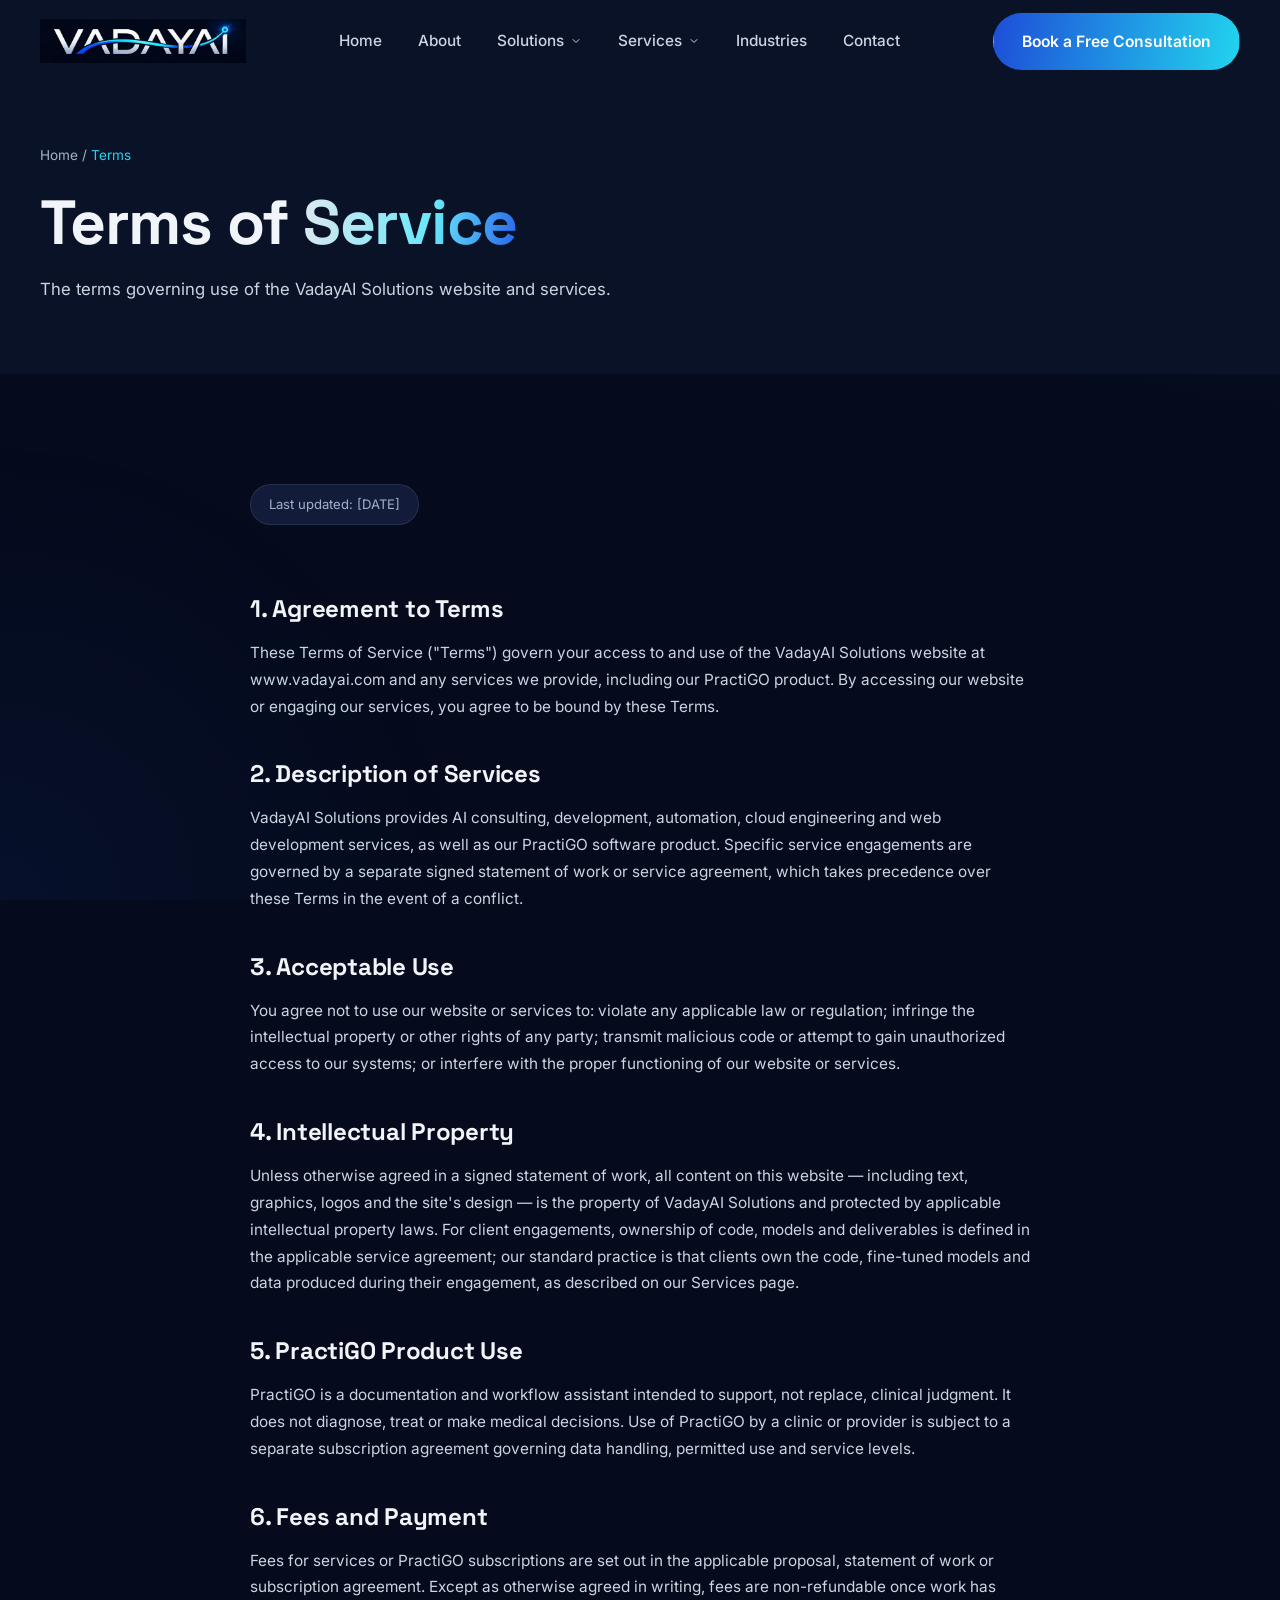
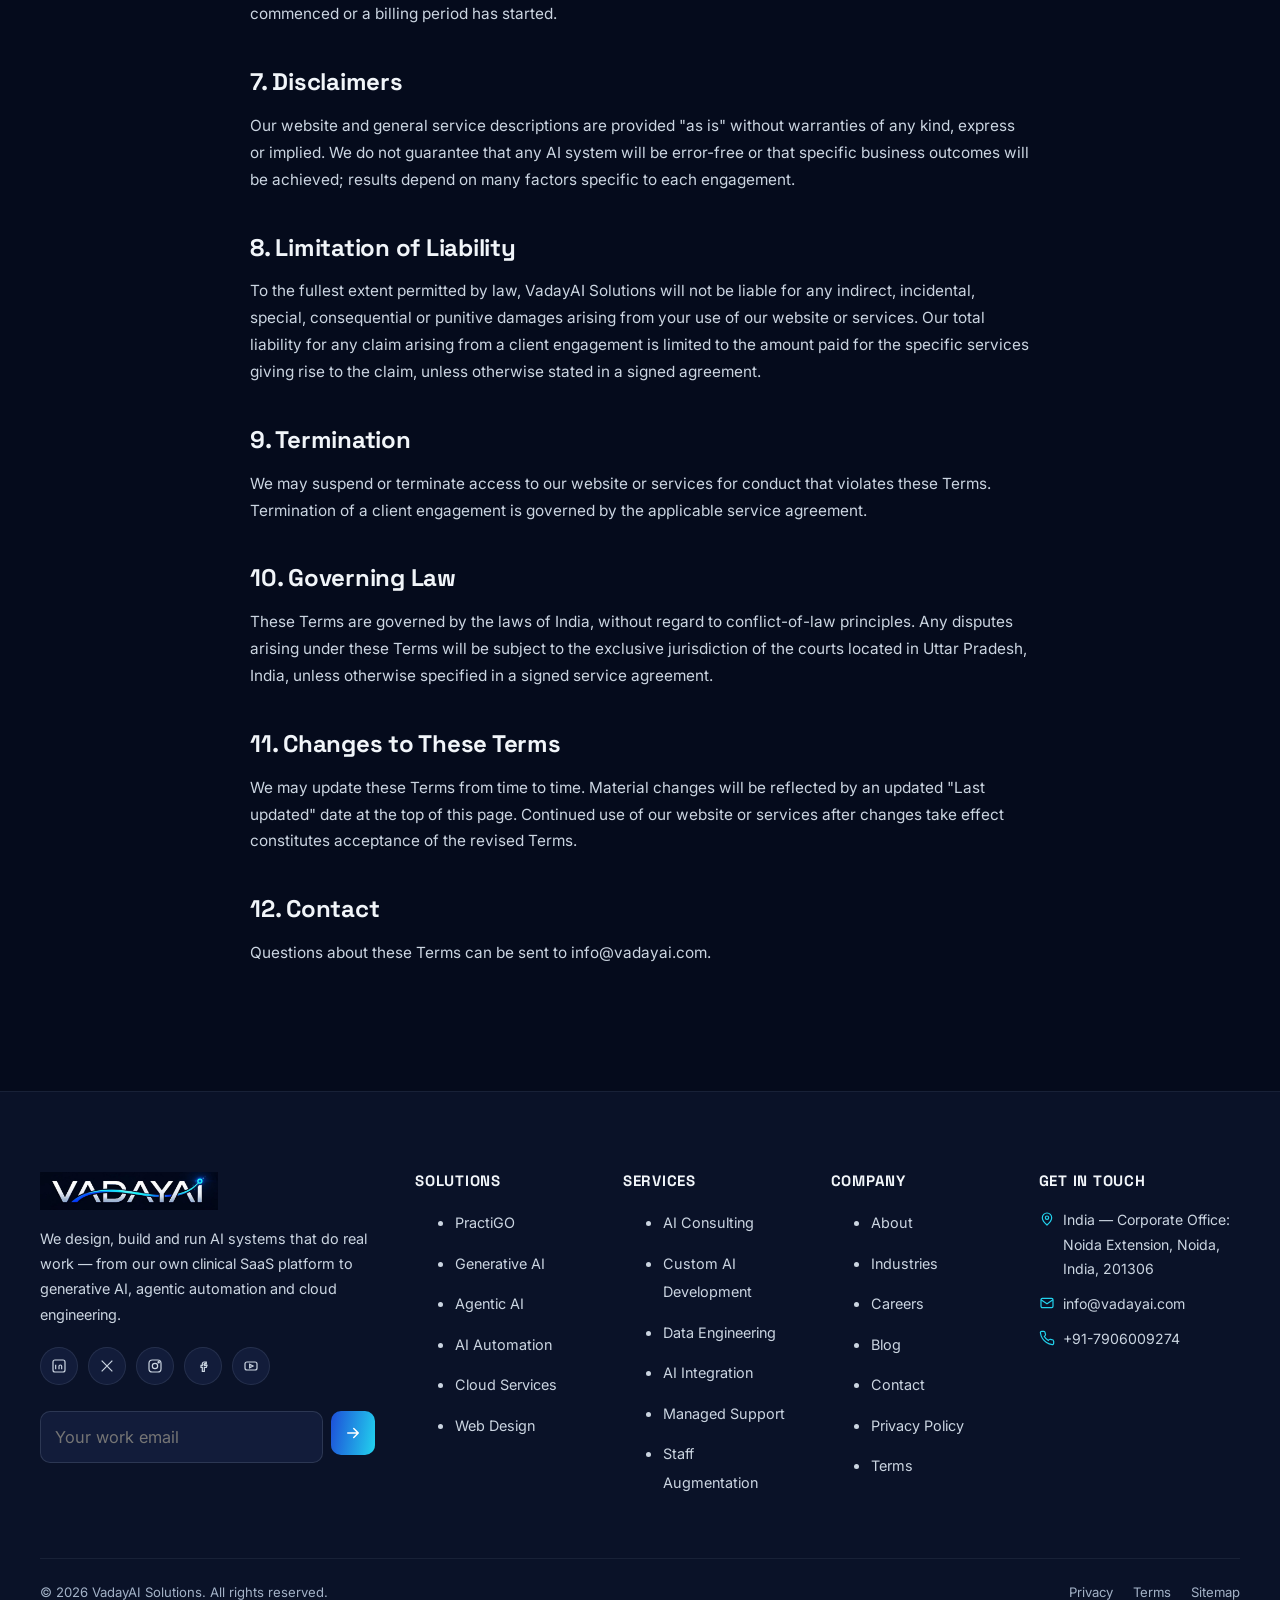
<file: terms.html>
<!DOCTYPE html>
<html lang="en">
<head>
  <meta charset="UTF-8" />
  <meta name="viewport" content="width=device-width, initial-scale=1.0" />
  <title>Terms of Service | VadayAI Solutions</title>
  <meta name="description" content="The terms governing use of the VadayAI Solutions website and services, including PractiGO." />
  <link rel="canonical" href="https://www.vadayai.com/terms.html" />

  <link rel="icon" href="favicon.svg" type="image/svg+xml" />
  <link rel="preconnect" href="https://fonts.googleapis.com" />
  <link rel="preconnect" href="https://fonts.gstatic.com" crossorigin />
  <link href="https://fonts.googleapis.com/css2?family=Space+Grotesk:wght@600;700&amp;family=Inter:wght@400;500;600&amp;display=swap" rel="stylesheet" />
  <link rel="stylesheet" href="assets/css/style.css" />
  <link rel="stylesheet" href="assets/css/responsive.css" />

  <meta property="og:type" content="website" />
  <meta property="og:title" content="Terms of Service | VadayAI Solutions" />
  <meta property="og:description" content="The terms governing use of the VadayAI Solutions website and services." />
  <meta property="og:image" content="https://www.vadayai.com/assets/img/vadayai-logo.jpeg" />
  <meta property="og:url" content="https://www.vadayai.com/terms.html" />
  <meta name="twitter:card" content="summary_large_image" />
  <meta name="twitter:title" content="Terms of Service | VadayAI Solutions" />
  <meta name="twitter:description" content="The terms governing use of the VadayAI Solutions website and services." />
  <meta name="twitter:image" content="https://www.vadayai.com/assets/img/vadayai-logo.jpeg" />

  <script type="application/ld+json">
  {
    "@context": "https://schema.org",
    "@type": "BreadcrumbList",
    "itemListElement": [
      { "@type": "ListItem", "position": 1, "name": "Home", "item": "https://www.vadayai.com/" },
      { "@type": "ListItem", "position": 2, "name": "Terms", "item": "https://www.vadayai.com/terms.html" }
    ]
  }
  </script>
</head>
<body>

  <!-- Have qualified counsel review this document before launch. It is a complete
       draft covering standard topics but is not a substitute for legal advice. -->

  <a class="skip-link" href="#main">Skip to main content</a>

  <svg width="0" height="0" style="position:absolute" aria-hidden="true" focusable="false">
    <defs>
      <linearGradient id="swooshGradient" x1="0%" y1="0%" x2="100%" y2="0%">
        <stop offset="0%" stop-color="#1D4ED8" />
        <stop offset="100%" stop-color="#22D3EE" />
      </linearGradient>
    </defs>
  </svg>

  <header class="site-header">
    <div class="header-inner">
      <a class="brand" href="index.html" aria-label="VadayAI Solutions — Home">
        <img src="assets/img/vadayai-logo.jpeg" alt="VadayAI Solutions" width="206" height="44" />
      </a>
      <nav class="main-nav" aria-label="Primary">
        <ul class="nav-list">
          <li><a class="nav-link" href="index.html">Home</a></li>
          <li><a class="nav-link" href="about.html">About</a></li>
          <li class="has-mega">
            <a class="nav-link" href="services.html" aria-haspopup="true" aria-expanded="false">
              Solutions
              <svg class="chev" viewBox="0 0 24 24" fill="none" stroke="currentColor" stroke-width="2" stroke-linecap="round" stroke-linejoin="round" aria-hidden="true"><path d="M6 9l6 6 6-6"/></svg>
            </a>
            <div class="mega-panel" role="menu" aria-label="Solutions">
              <a class="mega-item" href="practigo.html" role="menuitem">
                <span class="mega-icon" aria-hidden="true"><svg viewBox="0 0 24 24" fill="none" stroke="#fff" stroke-width="1.8" stroke-linecap="round" stroke-linejoin="round"><path d="M3 12h4l2 6 4-14 2 8h6"/></svg></span>
                <span><strong>PractiGO</strong><span>Our AI SaaS platform built for doctors and clinics</span></span>
              </a>
              <a class="mega-item" href="services.html#genai" role="menuitem">
                <span class="mega-icon" aria-hidden="true"><svg viewBox="0 0 24 24" fill="none" stroke="#fff" stroke-width="1.8" stroke-linecap="round" stroke-linejoin="round"><path d="M12 3v4M12 17v4M3 12h4M17 12h4M6 6l2.5 2.5M15.5 15.5 18 18M18 6l-2.5 2.5M8.5 15.5 6 18"/></svg></span>
                <span><strong>Generative AI Solutions</strong><span>LLM apps, copilots and content engines</span></span>
              </a>
              <a class="mega-item" href="services.html#agentic" role="menuitem">
                <span class="mega-icon" aria-hidden="true"><svg viewBox="0 0 24 24" fill="none" stroke="#fff" stroke-width="1.8" stroke-linecap="round" stroke-linejoin="round"><rect x="5" y="9" width="14" height="10" rx="2"/><circle cx="9" cy="14" r="1"/><circle cx="15" cy="14" r="1"/><path d="M12 9V5M9 5h6"/></svg></span>
                <span><strong>Agentic AI Systems</strong><span>Autonomous agents that execute multi-step work</span></span>
              </a>
              <a class="mega-item" href="services.html#automation" role="menuitem">
                <span class="mega-icon" aria-hidden="true"><svg viewBox="0 0 24 24" fill="none" stroke="#fff" stroke-width="1.8" stroke-linecap="round" stroke-linejoin="round"><circle cx="12" cy="12" r="3"/><path d="M12 2v3M12 19v3M4.2 4.2l2.1 2.1M17.7 17.7l2.1 2.1M2 12h3M19 12h3M4.2 19.8l2.1-2.1M17.7 6.3l2.1-2.1"/></svg></span>
                <span><strong>AI Automation</strong><span>Workflow and back-office automation</span></span>
              </a>
              <a class="mega-item" href="services.html#cloud" role="menuitem">
                <span class="mega-icon" aria-hidden="true"><svg viewBox="0 0 24 24" fill="none" stroke="#fff" stroke-width="1.8" stroke-linecap="round" stroke-linejoin="round"><path d="M7 18a5 5 0 0 1-.4-10 6 6 0 0 1 11.4 2A4.5 4.5 0 0 1 17.5 18Z"/></svg></span>
                <span><strong>Cloud Services</strong><span>Architecture, migration and DevOps</span></span>
              </a>
              <a class="mega-item" href="services.html#web" role="menuitem">
                <span class="mega-icon" aria-hidden="true"><svg viewBox="0 0 24 24" fill="none" stroke="#fff" stroke-width="1.8" stroke-linecap="round" stroke-linejoin="round"><rect x="3" y="4" width="18" height="16" rx="2"/><path d="M3 9h18"/><path d="M8 14l-2 2 2 2M13 14l2 2-2 2"/></svg></span>
                <span><strong>Web Design &amp; Development</strong><span>Conversion-focused sites and portals</span></span>
              </a>
            </div>
          </li>
          <li class="has-mega">
            <a class="nav-link" href="services.html" aria-haspopup="true" aria-expanded="false">
              Services
              <svg class="chev" viewBox="0 0 24 24" fill="none" stroke="currentColor" stroke-width="2" stroke-linecap="round" stroke-linejoin="round" aria-hidden="true"><path d="M6 9l6 6 6-6"/></svg>
            </a>
            <div class="mega-panel" role="menu" aria-label="Services">
              <a class="mega-item" href="services.html#consulting" role="menuitem">
                <span class="mega-icon" aria-hidden="true"><svg viewBox="0 0 24 24" fill="none" stroke="#fff" stroke-width="1.8" stroke-linecap="round" stroke-linejoin="round"><circle cx="12" cy="12" r="9"/><path d="M15 9l-2 6-4 2 2-6z"/></svg></span>
                <span><strong>AI Consulting &amp; Strategy</strong><span>Roadmaps and use-case prioritization</span></span>
              </a>
              <a class="mega-item" href="services.html#development" role="menuitem">
                <span class="mega-icon" aria-hidden="true"><svg viewBox="0 0 24 24" fill="none" stroke="#fff" stroke-width="1.8" stroke-linecap="round" stroke-linejoin="round"><path d="M8 4 3 12l5 8"/><path d="M16 4l5 8-5 8"/></svg></span>
                <span><strong>Custom AI Development</strong><span>Models and applications built for you</span></span>
              </a>
              <a class="mega-item" href="services.html#data" role="menuitem">
                <span class="mega-icon" aria-hidden="true"><svg viewBox="0 0 24 24" fill="none" stroke="#fff" stroke-width="1.8" stroke-linecap="round" stroke-linejoin="round"><ellipse cx="12" cy="6" rx="8" ry="3"/><path d="M4 6v6c0 1.7 3.6 3 8 3s8-1.3 8-3V6"/><path d="M4 12v6c0 1.7 3.6 3 8 3s8-1.3 8-3v-6"/></svg></span>
                <span><strong>Data Engineering &amp; RAG</strong><span>Pipelines and retrieval-grounded AI</span></span>
              </a>
              <a class="mega-item" href="services.html#integration" role="menuitem">
                <span class="mega-icon" aria-hidden="true"><svg viewBox="0 0 24 24" fill="none" stroke="#fff" stroke-width="1.8" stroke-linecap="round" stroke-linejoin="round"><path d="M9 12h6"/><path d="M10 6H7a6 6 0 0 0 0 12h3"/><path d="M14 6h3a6 6 0 0 1 0 12h-3"/></svg></span>
                <span><strong>AI Integration</strong><span>AI woven into the tools you already use</span></span>
              </a>
              <a class="mega-item" href="services.html#support" role="menuitem">
                <span class="mega-icon" aria-hidden="true"><svg viewBox="0 0 24 24" fill="none" stroke="#fff" stroke-width="1.8" stroke-linecap="round" stroke-linejoin="round"><path d="M12 3l8 4v5c0 5-3.4 8.4-8 9-4.6-.6-8-4-8-9V7z"/><path d="m9 12 2 2 4-4"/></svg></span>
                <span><strong>Managed AI Support</strong><span>Monitoring, tuning and updates post-launch</span></span>
              </a>
              <a class="mega-item" href="services.html#staffing" role="menuitem">
                <span class="mega-icon" aria-hidden="true"><svg viewBox="0 0 24 24" fill="none" stroke="#fff" stroke-width="1.8" stroke-linecap="round" stroke-linejoin="round"><circle cx="9" cy="8" r="3.5"/><path d="M2.5 19a6.5 6.5 0 0 1 13 0"/><circle cx="17.5" cy="9" r="3"/><path d="M15 12.5a5.5 5.5 0 0 1 6.5 5.4"/></svg></span>
                <span><strong>Staff Augmentation</strong><span>Senior AI engineers embedded in your team</span></span>
              </a>
            </div>
          </li>
          <li><a class="nav-link" href="industries.html">Industries</a></li>
          <li><a class="nav-link" href="contact.html">Contact</a></li>
        </ul>
      </nav>
      <div class="header-cta">
        <a class="btn btn-primary" href="contact.html">Book a Free Consultation</a>
        <button class="nav-toggle" aria-label="Open menu" aria-expanded="false" aria-controls="mobileNav">
          <svg viewBox="0 0 24 24" fill="none" stroke="currentColor" stroke-width="2" stroke-linecap="round" aria-hidden="true"><path d="M4 7h16M4 12h16M4 17h16"/></svg>
        </button>
      </div>
    </div>
  </header>

  <div class="mobile-nav" id="mobileNav">
    <div class="mobile-nav-head">
      <img src="assets/img/vadayai-logo.jpeg" alt="VadayAI Solutions" height="32" />
      <button class="mobile-nav-close" aria-label="Close menu">
        <svg viewBox="0 0 24 24" fill="none" stroke="currentColor" stroke-width="2" stroke-linecap="round" aria-hidden="true"><path d="M6 6l12 12M18 6 6 18"/></svg>
      </button>
    </div>
    <ul class="mobile-nav-list">
      <li><a href="index.html">Home</a></li>
      <li><a href="about.html">About</a></li>
      <li class="mobile-accordion">
        <button class="mobile-accordion-trigger" aria-expanded="false">Solutions
          <svg viewBox="0 0 24 24" fill="none" stroke="currentColor" stroke-width="2" stroke-linecap="round" stroke-linejoin="round" aria-hidden="true"><path d="M6 9l6 6 6-6"/></svg>
        </button>
        <div class="mobile-accordion-panel">
          <a href="practigo.html"><strong>PractiGO</strong><span>AI platform for doctors and clinics</span></a>
          <a href="services.html#genai"><strong>Generative AI Solutions</strong><span>LLM apps and copilots</span></a>
          <a href="services.html#agentic"><strong>Agentic AI Systems</strong><span>Autonomous multi-step agents</span></a>
          <a href="services.html#automation"><strong>AI Automation</strong><span>Workflow automation</span></a>
          <a href="services.html#cloud"><strong>Cloud Services</strong><span>Architecture and DevOps</span></a>
          <a href="services.html#web"><strong>Web Design &amp; Development</strong><span>Conversion-focused sites</span></a>
        </div>
      </li>
      <li class="mobile-accordion">
        <button class="mobile-accordion-trigger" aria-expanded="false">Services
          <svg viewBox="0 0 24 24" fill="none" stroke="currentColor" stroke-width="2" stroke-linecap="round" stroke-linejoin="round" aria-hidden="true"><path d="M6 9l6 6 6-6"/></svg>
        </button>
        <div class="mobile-accordion-panel">
          <a href="services.html#consulting"><strong>AI Consulting &amp; Strategy</strong></a>
          <a href="services.html#development"><strong>Custom AI Development</strong></a>
          <a href="services.html#data"><strong>Data Engineering &amp; RAG</strong></a>
          <a href="services.html#integration"><strong>AI Integration</strong></a>
          <a href="services.html#support"><strong>Managed AI Support</strong></a>
          <a href="services.html#staffing"><strong>Staff Augmentation</strong></a>
        </div>
      </li>
      <li><a href="industries.html">Industries</a></li>
      <li><a href="contact.html">Contact</a></li>
    </ul>
    <div class="mobile-nav-cta">
      <a class="btn btn-primary" href="contact.html">Book a Free Consultation</a>
    </div>
  </div>

  <main id="main">

    <section class="page-hero">
      <div class="container">
        <p class="breadcrumb"><a href="index.html">Home</a> / <span>Terms</span></p>
        <h1>Terms of <span class="grad-text">Service</span></h1>
        <p class="lede">The terms governing use of the VadayAI Solutions website and services.</p>
      </div>
    </section>

    <section>
      <div class="container legal-content">
        <span class="legal-updated">Last updated: [DATE]</span>

        <h2>1. Agreement to Terms</h2>
        <p>These Terms of Service ("Terms") govern your access to and use of the VadayAI Solutions website at www.vadayai.com and any services we provide, including our PractiGO product. By accessing our website or engaging our services, you agree to be bound by these Terms.</p>

        <h2>2. Description of Services</h2>
        <p>VadayAI Solutions provides AI consulting, development, automation, cloud engineering and web development services, as well as our PractiGO software product. Specific service engagements are governed by a separate signed statement of work or service agreement, which takes precedence over these Terms in the event of a conflict.</p>

        <h2>3. Acceptable Use</h2>
        <p>You agree not to use our website or services to: violate any applicable law or regulation; infringe the intellectual property or other rights of any party; transmit malicious code or attempt to gain unauthorized access to our systems; or interfere with the proper functioning of our website or services.</p>

        <h2>4. Intellectual Property</h2>
        <p>Unless otherwise agreed in a signed statement of work, all content on this website — including text, graphics, logos and the site's design — is the property of VadayAI Solutions and protected by applicable intellectual property laws. For client engagements, ownership of code, models and deliverables is defined in the applicable service agreement; our standard practice is that clients own the code, fine-tuned models and data produced during their engagement, as described on our Services page.</p>

        <h2>5. PractiGO Product Use</h2>
        <p>PractiGO is a documentation and workflow assistant intended to support, not replace, clinical judgment. It does not diagnose, treat or make medical decisions. Use of PractiGO by a clinic or provider is subject to a separate subscription agreement governing data handling, permitted use and service levels.</p>

        <h2>6. Fees and Payment</h2>
        <p>Fees for services or PractiGO subscriptions are set out in the applicable proposal, statement of work or subscription agreement. Except as otherwise agreed in writing, fees are non-refundable once work has commenced or a billing period has started.</p>

        <h2>7. Disclaimers</h2>
        <p>Our website and general service descriptions are provided "as is" without warranties of any kind, express or implied. We do not guarantee that any AI system will be error-free or that specific business outcomes will be achieved; results depend on many factors specific to each engagement.</p>

        <h2>8. Limitation of Liability</h2>
        <p>To the fullest extent permitted by law, VadayAI Solutions will not be liable for any indirect, incidental, special, consequential or punitive damages arising from your use of our website or services. Our total liability for any claim arising from a client engagement is limited to the amount paid for the specific services giving rise to the claim, unless otherwise stated in a signed agreement.</p>

        <h2>9. Termination</h2>
        <p>We may suspend or terminate access to our website or services for conduct that violates these Terms. Termination of a client engagement is governed by the applicable service agreement.</p>

        <h2>10. Governing Law</h2>
        <p>These Terms are governed by the laws of India, without regard to conflict-of-law principles. Any disputes arising under these Terms will be subject to the exclusive jurisdiction of the courts located in Uttar Pradesh, India, unless otherwise specified in a signed service agreement.</p>

        <h2>11. Changes to These Terms</h2>
        <p>We may update these Terms from time to time. Material changes will be reflected by an updated "Last updated" date at the top of this page. Continued use of our website or services after changes take effect constitutes acceptance of the revised Terms.</p>

        <h2>12. Contact</h2>
        <p>Questions about these Terms can be sent to <a href="mailto:info@vadayai.com">info@vadayai.com</a>.</p>
      </div>
    </section>

  </main>

  <footer class="site-footer">
    <div class="container">
      <div class="footer-grid">
        <div class="footer-col footer-brand">
          <img src="assets/img/vadayai-logo.jpeg" alt="VadayAI Solutions" width="178" height="38" />
          <p>We design, build and run AI systems that do real work — from our own clinical SaaS platform to generative AI, agentic automation and cloud engineering.</p>
          <div class="social-row">
            <!-- FILL IN REAL SOCIAL URLS -->
            <a href="https://www.linkedin.com/company/vadayai" target="_blank" rel="noopener" aria-label="VadayAI on LinkedIn"><svg viewBox="0 0 24 24" fill="none" stroke="currentColor" stroke-width="1.8" aria-hidden="true"><rect x="3" y="3" width="18" height="18" rx="3"/><path d="M7 10v7M7 7v.01M12 17v-4.5a2 2 0 0 1 4 0V17M12 12.5V17"/></svg></a>
            <a href="#" aria-label="VadayAI on X"><svg viewBox="0 0 24 24" fill="none" stroke="currentColor" stroke-width="1.8" aria-hidden="true"><path d="M4 4l16 16M20 4 4 20"/></svg></a>
            <a href="https://www.instagram.com/vadayai" target="_blank" rel="noopener" aria-label="VadayAI on Instagram"><svg viewBox="0 0 24 24" fill="none" stroke="currentColor" stroke-width="1.8" aria-hidden="true"><rect x="3" y="3" width="18" height="18" rx="5"/><circle cx="12" cy="12" r="4"/><circle cx="17.5" cy="6.5" r="1"/></svg></a>
            <a href="https://www.facebook.com/share/1BdxcCt2H8/?mibextid=wwXIfr" target="_blank" rel="noopener" aria-label="VadayAI on Facebook"><svg viewBox="0 0 24 24" fill="none" stroke="currentColor" stroke-width="1.8" aria-hidden="true"><path d="M14 9h3V6h-3a3 3 0 0 0-3 3v2H9v3h2v6h3v-6h3l1-3h-4v-1.5c0-.6.4-1.5 1-1.5Z"/></svg></a>
            <a href="#" aria-label="VadayAI on YouTube"><svg viewBox="0 0 24 24" fill="none" stroke="currentColor" stroke-width="1.8" aria-hidden="true"><rect x="3" y="6" width="18" height="12" rx="3"/><path d="m10 9.5 5 2.5-5 2.5Z"/></svg></a>
          </div>
          <form class="newsletter" aria-label="Newsletter signup" onsubmit="return false;">
            <label class="visually-hidden" for="newsletter-email">Email address</label>
            <input type="email" id="newsletter-email" placeholder="Your work email" required />
            <button type="submit" aria-label="Subscribe">
              <svg viewBox="0 0 24 24" fill="none" stroke="currentColor" stroke-width="2" stroke-linecap="round" stroke-linejoin="round" aria-hidden="true"><path d="M5 12h14M13 6l6 6-6 6"/></svg>
            </button>
          </form>
        </div>
        <div class="footer-col">
          <h4>Solutions<span class="footer-accordion-toggle" aria-hidden="true"></span></h4>
          <ul>
            <li><a href="practigo.html">PractiGO</a></li>
            <li><a href="services.html#genai">Generative AI</a></li>
            <li><a href="services.html#agentic">Agentic AI</a></li>
            <li><a href="services.html#automation">AI Automation</a></li>
            <li><a href="services.html#cloud">Cloud Services</a></li>
            <li><a href="services.html#web">Web Design</a></li>
          </ul>
        </div>
        <div class="footer-col">
          <h4>Services<span class="footer-accordion-toggle" aria-hidden="true"></span></h4>
          <ul>
            <li><a href="services.html#consulting">AI Consulting</a></li>
            <li><a href="services.html#development">Custom AI Development</a></li>
            <li><a href="services.html#data">Data Engineering</a></li>
            <li><a href="services.html#integration">AI Integration</a></li>
            <li><a href="services.html#support">Managed Support</a></li>
            <li><a href="services.html#staffing">Staff Augmentation</a></li>
          </ul>
        </div>
        <div class="footer-col">
          <h4>Company<span class="footer-accordion-toggle" aria-hidden="true"></span></h4>
          <ul>
            <li><a href="about.html">About</a></li>
            <li><a href="industries.html">Industries</a></li>
            <li><a href="#">Careers</a></li>
            <li><a href="#">Blog</a></li>
            <li><a href="contact.html">Contact</a></li>
            <li><a href="privacy-policy.html">Privacy Policy</a></li>
            <li><a href="terms.html">Terms</a></li>
          </ul>
        </div>
        <div class="footer-col">
          <h4>Get in Touch<span class="footer-accordion-toggle" aria-hidden="true"></span></h4>
          <div class="footer-office">
            <p>
              <svg viewBox="0 0 24 24" fill="none" stroke="currentColor" stroke-width="1.8" aria-hidden="true"><path d="M12 21s7-6.3 7-11a7 7 0 1 0-14 0c0 4.7 7 11 7 11Z"/><circle cx="12" cy="10" r="2.5"/></svg>
              <span>India — Corporate Office: Noida Extension, Noida, India, 201306</span>
            </p>
            <p>
              <svg viewBox="0 0 24 24" fill="none" stroke="currentColor" stroke-width="1.8" aria-hidden="true"><rect x="3" y="5" width="18" height="14" rx="2"/><path d="m3 7 9 6 9-6"/></svg>
              <span><a href="mailto:info@vadayai.com">info@vadayai.com</a></span>
            </p>
            <p>
              <svg viewBox="0 0 24 24" fill="none" stroke="currentColor" stroke-width="1.8" aria-hidden="true"><path d="M22 16.9v3a2 2 0 0 1-2.2 2 19.8 19.8 0 0 1-8.6-3.1 19.5 19.5 0 0 1-6-6 19.8 19.8 0 0 1-3.1-8.6A2 2 0 0 1 4.1 2h3a2 2 0 0 1 2 1.7c.1.9.3 1.8.6 2.7a2 2 0 0 1-.5 2.1L8 9.7a16 16 0 0 0 6 6l1.2-1.2a2 2 0 0 1 2.1-.5c.9.3 1.8.5 2.7.6a2 2 0 0 1 1.7 2Z"/></svg>
              <span><a href="tel:+917906009274">+91-7906009274</a></span>
            </p>
          </div>
        </div>
      </div>
      <div class="footer-bottom">
        <span>&copy; 2026 VadayAI Solutions. All rights reserved.</span>
        <div class="footer-bottom-links">
          <a href="privacy-policy.html">Privacy</a>
          <a href="terms.html">Terms</a>
          <a href="sitemap.xml">Sitemap</a>
        </div>
      </div>
    </div>
  </footer>

  <script src="assets/js/content.js" defer></script>
  <script src="assets/js/main.js" defer></script>
</body>
</html>
</file>
<file: assets/css/style.css>
/* ==========================================================================
   VadayAI Solutions — Main Stylesheet
   Organized by section. See responsive.css for all media queries.
   ========================================================================== */

/* -------------------------------- Reset -------------------------------- */
*, *::before, *::after { box-sizing: border-box; }
html, body, h1, h2, h3, h4, p, ul, ol, li, figure, blockquote, dl, dd { margin: 0; }
ul[class], ol[class] { list-style: none; padding: 0; }
img, picture, svg, video { display: block; max-width: 100%; }
input, button, textarea, select { font: inherit; color: inherit; }
button { cursor: pointer; }
a { text-decoration: none; color: inherit; }
table { border-collapse: collapse; }

/* ------------------------------ Design Tokens --------------------------- */
:root {
  --navy-900: #050B1C;
  --navy-800: #0A1228;
  --navy-700: #121C3A;
  --navy-600: #1B2748;
  --cyan-400: #22D3EE;
  --cyan-300: #67E8F9;
  --blue-600: #1D4ED8;
  --blue-500: #2563EB;
  --silver-100: #F1F5F9;
  --silver-300: #CBD5E1;
  --silver-500: #A3B2C7;
  --grad-brand: linear-gradient(100deg, #1D4ED8 0%, #22D3EE 100%);
  --grad-text:  linear-gradient(100deg, #E2E8F0 0%, #67E8F9 60%, #2563EB 100%);
  --radius: 16px;
  --radius-sm: 10px;
  --shadow-glow: 0 0 40px rgba(34, 211, 238, 0.18);
  --max-width: 1240px;
  --header-h: 84px;
  --ease: cubic-bezier(0.22, 1, 0.36, 1);
}

/* -------------------------------- Base ---------------------------------- */
html { scroll-behavior: smooth; overflow-x: hidden; }
@media (prefers-reduced-motion: reduce) {
  html { scroll-behavior: auto; }
  *, *::before, *::after { animation-duration: 0.01ms !important; animation-iteration-count: 1 !important; transition-duration: 0.01ms !important; scroll-behavior: auto !important; }
}

body {
  background: var(--navy-900);
  color: var(--silver-300);
  font-family: "Inter", system-ui, -apple-system, "Segoe UI", sans-serif;
  font-size: 1.02rem;
  line-height: 1.75;
  min-height: 100vh;
  position: relative;
  overflow-x: hidden;
}

body::before {
  content: "";
  position: fixed;
  inset: 0;
  z-index: -1;
  pointer-events: none;
  background:
    radial-gradient(60vw 60vw at 100% 0%, rgba(34, 211, 238, 0.06), transparent 60%),
    radial-gradient(60vw 60vw at 0% 100%, rgba(29, 78, 216, 0.08), transparent 60%);
}

h1, h2, h3, h4 {
  font-family: "Space Grotesk", "Inter", sans-serif;
  font-weight: 700;
  color: var(--silver-100);
  line-height: 1.2;
}

h1 { font-size: clamp(2.2rem, 5vw, 3.9rem); letter-spacing: -0.02em; }
h2 { font-size: clamp(1.9rem, 3.6vw, 2.8rem); letter-spacing: -0.01em; }
h3 { font-size: 1.35rem; }

p { color: var(--silver-300); }

.container {
  width: 100%;
  max-width: var(--max-width);
  margin: 0 auto;
  padding: 0 20px;
}

section { padding: 110px 0; }
.section-tight { padding: 70px 0; }

/* Focus visibility */
a:focus-visible, button:focus-visible, input:focus-visible, textarea:focus-visible,
select:focus-visible, [tabindex]:focus-visible {
  outline: 2px solid var(--cyan-400);
  outline-offset: 2px;
  border-radius: 4px;
}

::selection { background: rgba(34, 211, 238, 0.28); color: var(--silver-100); }

/* Skip link */
.skip-link {
  position: absolute;
  left: 12px;
  top: -60px;
  background: var(--navy-700);
  color: var(--silver-100);
  padding: 12px 20px;
  border-radius: var(--radius-sm);
  border: 1px solid var(--cyan-400);
  z-index: 1000;
  transition: top 0.2s var(--ease);
}
.skip-link:focus { top: 12px; }

/* --------------------------- Section Heading ----------------------------- */
.eyebrow {
  display: inline-flex;
  align-items: center;
  gap: 10px;
  text-transform: uppercase;
  letter-spacing: 0.14em;
  font-size: 0.78rem;
  font-weight: 600;
  color: var(--cyan-400);
  margin-bottom: 14px;
}
.eyebrow::before {
  content: "";
  width: 28px;
  height: 3px;
  border-radius: 2px;
  background: var(--grad-brand);
  display: inline-block;
}

.section-head { max-width: 700px; margin-bottom: 52px; }
.section-head.center { margin-left: auto; margin-right: auto; text-align: center; }
.section-head p { margin-top: 16px; color: var(--silver-300); font-size: 1.06rem; }

.grad-text {
  background: var(--grad-text);
  -webkit-background-clip: text;
  background-clip: text;
  color: transparent;
}

/* ---------------------------------- Buttons ------------------------------ */
.btn {
  display: inline-flex;
  align-items: center;
  justify-content: center;
  gap: 8px;
  padding: 14px 28px;
  border-radius: 999px;
  font-weight: 600;
  font-size: 0.98rem;
  border: 1px solid transparent;
  transition: transform 0.3s var(--ease), box-shadow 0.3s var(--ease), background 0.3s var(--ease), border-color 0.3s var(--ease);
  white-space: nowrap;
  min-height: 44px;
}
.btn-primary {
  background: var(--grad-brand);
  color: #fff;
}
.btn-primary:hover, .btn-primary:focus-visible {
  transform: translateY(-3px);
  box-shadow: 0 12px 30px rgba(34, 211, 238, 0.28);
}
.btn-secondary {
  background: transparent;
  border-color: var(--cyan-400);
  color: var(--cyan-300);
}
.btn-secondary:hover, .btn-secondary:focus-visible {
  background: rgba(34, 211, 238, 0.10);
  transform: translateY(-3px);
}
.btn-block { width: 100%; }
.btn-sm { padding: 10px 20px; font-size: 0.9rem; min-height: 38px; }

/* ------------------------------------ Header ------------------------------ */
.site-header {
  position: fixed;
  top: 0; left: 0; right: 0;
  z-index: 500;
  height: var(--header-h);
  display: flex;
  align-items: center;
  background: transparent;
  border-bottom: 1px solid transparent;
  transition: background 0.35s var(--ease), border-color 0.35s var(--ease), backdrop-filter 0.35s var(--ease), box-shadow 0.35s var(--ease);
}
.site-header.scrolled {
  background: rgba(5, 11, 28, 0.88);
  backdrop-filter: blur(14px);
  -webkit-backdrop-filter: blur(14px);
  border-bottom-color: rgba(148, 163, 184, 0.12);
  box-shadow: 0 10px 30px rgba(0,0,0,0.25);
}
.header-inner {
  width: 100%;
  max-width: var(--max-width);
  margin: 0 auto;
  padding: 0 20px;
  display: flex;
  align-items: center;
  justify-content: space-between;
  gap: 24px;
}
.brand { display: flex; align-items: center; }
.brand img { height: 44px; width: auto; }

.main-nav { display: flex; }
.nav-list { display: flex; align-items: center; gap: 4px; }
.nav-list > li { position: relative; }
.nav-link {
  display: flex;
  align-items: center;
  gap: 6px;
  padding: 10px 16px;
  font-weight: 500;
  font-size: 0.96rem;
  color: var(--silver-300);
  border-radius: var(--radius-sm);
  transition: color 0.2s ease, background 0.2s ease;
}
.nav-link:hover, .nav-link:focus-visible, .nav-link.is-active {
  color: var(--silver-100);
  background: rgba(148, 163, 184, 0.08);
}
.nav-link .chev { width: 12px; height: 12px; transition: transform 0.25s var(--ease); }
.has-mega[aria-expanded="true"] .chev { transform: rotate(180deg); }

.header-cta { display: flex; align-items: center; gap: 14px; }

/* Mega menu */
.mega-panel {
  position: absolute;
  top: calc(100% + 14px);
  left: 50%;
  transform: translateX(-50%) translateY(8px);
  width: min(680px, 90vw);
  background: var(--navy-700);
  border: 1px solid rgba(148, 163, 184, 0.14);
  border-radius: var(--radius);
  box-shadow: 0 30px 60px rgba(0,0,0,0.45), var(--shadow-glow);
  padding: 22px;
  display: grid;
  grid-template-columns: 1fr 1fr;
  gap: 6px;
  opacity: 0;
  visibility: hidden;
  pointer-events: none;
  transition: opacity 0.25s var(--ease), transform 0.25s var(--ease), visibility 0.25s;
  z-index: 60;
}
.has-mega[aria-expanded="true"] .mega-panel,
.mega-panel.is-open {
  opacity: 1;
  visibility: visible;
  pointer-events: auto;
  transform: translateX(-50%) translateY(0);
}
.mega-item {
  display: flex;
  gap: 14px;
  padding: 12px;
  border-radius: var(--radius-sm);
  transition: background 0.2s ease;
}
.mega-item:hover, .mega-item:focus-visible { background: rgba(34, 211, 238, 0.08); }
.mega-icon {
  flex: none;
  width: 40px; height: 40px;
  border-radius: 10px;
  display: flex; align-items: center; justify-content: center;
  background: var(--grad-brand);
}
.mega-icon svg { width: 20px; height: 20px; stroke: #fff; }
.mega-item strong { display: block; color: var(--silver-100); font-size: 0.96rem; font-family: "Space Grotesk", sans-serif; }
.mega-item span { display: block; font-size: 0.84rem; color: var(--silver-500); margin-top: 3px; }

/* Mobile nav toggle */
.nav-toggle {
  display: none;
  background: none;
  border: 1px solid rgba(148,163,184,0.2);
  border-radius: 10px;
  width: 44px; height: 44px;
  align-items: center;
  justify-content: center;
}
.nav-toggle svg { width: 22px; height: 22px; stroke: var(--silver-100); }

body.no-scroll { overflow: hidden; }

/* Mobile slide-in nav panel */
.mobile-nav {
  position: fixed;
  top: 0; right: 0; bottom: 0;
  width: min(360px, 88vw);
  background: var(--navy-800);
  border-left: 1px solid rgba(148,163,184,0.14);
  z-index: 600;
  padding: 24px;
  overflow-y: auto;
  transform: translateX(100%);
  transition: transform 0.35s var(--ease);
  display: flex;
  flex-direction: column;
}
.mobile-nav.is-open { transform: translateX(0); }
.mobile-nav-head { display: flex; align-items: center; justify-content: space-between; margin-bottom: 24px; }
.mobile-nav-head img { height: 32px; }
.mobile-nav-close {
  width: 40px; height: 40px; border-radius: 10px;
  background: var(--navy-700); border: 1px solid rgba(148,163,184,0.2);
  display: flex; align-items: center; justify-content: center;
}
.mobile-nav-close svg { width: 18px; height: 18px; stroke: var(--silver-100); }
.mobile-nav-list > li { border-bottom: 1px solid rgba(148,163,184,0.1); }
.mobile-nav-list > li > a,
.mobile-accordion-trigger {
  display: flex; align-items: center; justify-content: space-between;
  width: 100%;
  padding: 16px 4px;
  font-family: "Space Grotesk", sans-serif;
  font-size: 1.02rem;
  color: var(--silver-100);
  background: none; border: none; text-align: left;
}
.mobile-accordion-trigger svg { width: 18px; height: 18px; color: var(--cyan-400); transition: transform 0.25s var(--ease); }
.mobile-accordion.is-open .mobile-accordion-trigger svg { transform: rotate(180deg); }
.mobile-accordion-panel { max-height: 0; overflow: hidden; transition: max-height 0.3s var(--ease); }
.mobile-accordion.is-open .mobile-accordion-panel { max-height: 900px; padding-bottom: 14px; }
.mobile-accordion-panel a {
  display: flex; flex-direction: column; gap: 2px;
  padding: 10px 4px 10px 14px;
  border-left: 2px solid rgba(34,211,238,0.3);
  margin-bottom: 4px;
}
.mobile-accordion-panel a strong { font-size: 0.92rem; color: var(--silver-100); font-weight: 600; }
.mobile-accordion-panel a span { font-size: 0.78rem; color: var(--silver-500); }
.mobile-nav-cta { margin-top: 24px; }
.mobile-nav-cta .btn { width: 100%; }

/* ------------------------------------ Hero -------------------------------- */
.hero {
  position: relative;
  min-height: 92vh;
  display: flex;
  align-items: center;
  padding-top: calc(var(--header-h) + 40px);
  padding-bottom: 60px;
  overflow: hidden;
}
.hero-bg { position: absolute; inset: 0; z-index: -1; overflow: hidden; }
.hero-bg canvas { position: absolute; inset: 0; width: 100%; height: 100%; }
.hero-grid {
  position: absolute; inset: 0;
  background-image:
    linear-gradient(rgba(148,163,184,0.06) 1px, transparent 1px),
    linear-gradient(90deg, rgba(148,163,184,0.06) 1px, transparent 1px);
  background-size: 44px 44px;
  mask-image: radial-gradient(circle at 70% 30%, black, transparent 75%);
}
.orb { position: absolute; border-radius: 50%; filter: blur(60px); opacity: 0.35; animation: float 12s ease-in-out infinite; }
.orb-1 { width: 320px; height: 320px; background: var(--cyan-400); top: 8%; right: 6%; }
.orb-2 { width: 260px; height: 260px; background: var(--blue-600); bottom: 4%; left: 4%; animation-delay: -6s; }
@keyframes float { 0%, 100% { transform: translateY(0) translateX(0); } 50% { transform: translateY(-30px) translateX(20px); } }
@media (prefers-reduced-motion: reduce) { .orb { animation: none; } }

.hero-grid-layout { display: grid; grid-template-columns: 1.1fr 0.9fr; gap: 60px; align-items: center; }
.hero-content h1 { margin-bottom: 22px; }
.hero-content h1 .line { display: block; }
.hero-content .lede { font-size: 1.1rem; max-width: 560px; margin-bottom: 34px; }
.hero-ctas { display: flex; gap: 16px; flex-wrap: wrap; margin-bottom: 40px; }
.trust-strip {
  display: flex; flex-wrap: wrap; gap: 10px 26px;
  font-size: 0.84rem; color: var(--silver-500);
  border-top: 1px solid rgba(148,163,184,0.12);
  padding-top: 20px;
}
.trust-strip span { position: relative; padding-left: 16px; }
.trust-strip span::before { content: ""; position: absolute; left: 0; top: 8px; width: 6px; height: 6px; border-radius: 50%; background: var(--cyan-400); }

.hero-art { position: relative; display: flex; align-items: center; justify-content: center; }
.hero-art svg { width: 100%; height: auto; max-width: 460px; }

/* --------------------------------- Swoosh divider -------------------------- */
.swoosh-divider { display: block; width: 100%; height: 80px; overflow: visible; }
.swoosh-divider path {
  fill: none;
  stroke: url(#swooshGradient);
  stroke-width: 2;
  stroke-linecap: round;
  stroke-dasharray: 1000;
  stroke-dashoffset: 1000;
  transition: stroke-dashoffset 1.6s var(--ease);
}
.swoosh-divider.in-view path { stroke-dashoffset: 0; }
.swoosh-divider circle { opacity: 0; transition: opacity 0.6s ease 1s; }
.swoosh-divider.in-view circle { opacity: 1; }

/* ------------------------------------ Alt section bg ----------------------- */
.bg-alt { background: var(--navy-800); }

/* ------------------------------------ Product Spotlight -------------------- */
.spotlight { display: grid; grid-template-columns: 1fr 1fr; gap: 60px; align-items: center; }
.spotlight-copy p { margin-bottom: 24px; }
.tick-list li {
  display: flex; align-items: flex-start; gap: 10px;
  margin-bottom: 12px;
  color: var(--silver-300);
  font-size: 0.98rem;
}
.tick-list svg { flex: none; width: 20px; height: 20px; color: var(--cyan-400); margin-top: 2px; }
.fine-print { margin-top: 26px; font-size: 0.82rem; color: var(--silver-500); border-left: 2px solid var(--cyan-400); padding-left: 14px; }

.mock-device {
  position: relative;
  background: linear-gradient(160deg, var(--navy-700), var(--navy-800));
  border: 1px solid rgba(148,163,184,0.14);
  border-radius: var(--radius);
  padding: 20px;
  box-shadow: var(--shadow-glow);
}
.mock-device .mock-bar { display: flex; gap: 6px; margin-bottom: 16px; }
.mock-device .mock-bar span { width: 10px; height: 10px; border-radius: 50%; background: rgba(148,163,184,0.3); }
.mock-line { height: 12px; border-radius: 6px; background: rgba(148,163,184,0.14); margin-bottom: 10px; }
.mock-line.w-70 { width: 70%; }
.mock-line.w-90 { width: 90%; }
.mock-line.w-50 { width: 50%; }
.mock-line.accent { background: var(--grad-brand); }
.mock-card-row { display: grid; grid-template-columns: 1fr 1fr; gap: 12px; margin-top: 16px; }
.mock-mini-card { background: rgba(148,163,184,0.06); border: 1px solid rgba(148,163,184,0.1); border-radius: 10px; padding: 14px; }

/* ------------------------------------ Vertical Tabs ------------------------ */
.tabs-layout { display: grid; grid-template-columns: 300px 1fr; gap: 40px; align-items: flex-start; }
.tablist { display: flex; flex-direction: column; gap: 6px; border-right: 1px solid rgba(148,163,184,0.12); padding-right: 20px; }
.tab-btn {
  display: flex; align-items: center; gap: 12px;
  text-align: left;
  padding: 14px 16px;
  border-radius: var(--radius-sm);
  background: transparent;
  border: 1px solid transparent;
  color: var(--silver-300);
  font-weight: 500;
  transition: background 0.2s ease, border-color 0.2s ease, color 0.2s ease;
}
.tab-btn svg { flex: none; width: 20px; height: 20px; color: var(--cyan-400); }
.tab-btn:hover { background: rgba(148,163,184,0.06); }
.tab-btn[aria-selected="true"] {
  background: rgba(34,211,238,0.08);
  border-color: rgba(34,211,238,0.3);
  color: var(--silver-100);
}
.tab-panels { position: relative; min-height: 360px; }
.tab-panel { display: none; animation: fadeIn 0.4s var(--ease); }
.tab-panel.is-active { display: block; }
@keyframes fadeIn { from { opacity: 0; transform: translateY(10px); } to { opacity: 1; transform: translateY(0); } }
.tab-panel-inner { display: grid; grid-template-columns: 1fr 260px; gap: 40px; align-items: center; }
.tab-panel h3 { margin-bottom: 14px; }
.tab-panel p { margin-bottom: 20px; }
.tab-illustration { display: flex; align-items: center; justify-content: center; }
.tab-illustration svg { width: 100%; max-width: 220px; }
.read-more { display: inline-flex; align-items: center; gap: 6px; color: var(--cyan-400); font-weight: 600; margin-top: 10px; }
.read-more svg { width: 16px; height: 16px; transition: transform 0.2s ease; }
.read-more:hover svg { transform: translateX(4px); }
.talk-line { display: block; margin-top: 8px; font-size: 0.88rem; color: var(--silver-500); }

/* ------------------------------------ Card grid ----------------------------- */
.card-grid { display: grid; grid-template-columns: repeat(3, 1fr); gap: 26px; }
.service-card {
  background: var(--navy-700);
  border: 1px solid rgba(148,163,184,0.10);
  border-radius: var(--radius);
  padding: 30px;
  transition: transform 0.3s var(--ease), border-color 0.3s var(--ease), box-shadow 0.3s var(--ease);
}
.service-card:hover {
  transform: translateY(-6px);
  border-color: rgba(34,211,238,0.45);
  box-shadow: var(--shadow-glow);
}
.icon-tile {
  width: 54px; height: 54px;
  border-radius: 14px;
  display: flex; align-items: center; justify-content: center;
  background: rgba(34,211,238,0.08);
  border: 1px solid rgba(34,211,238,0.25);
  margin-bottom: 20px;
}
.icon-tile svg { width: 26px; height: 26px; stroke: var(--cyan-400); }
.service-card h3 { margin-bottom: 10px; }
.service-card p { margin-bottom: 16px; font-size: 0.94rem; }
.card-link { display: inline-flex; align-items: center; gap: 6px; color: var(--cyan-400); font-weight: 600; font-size: 0.92rem; }
.card-link svg { width: 15px; height: 15px; transition: transform 0.2s ease; }
.card-link:hover svg { transform: translateX(4px); }

/* ------------------------------------ Stats band ---------------------------- */
.stats-band {
  border: 1px solid rgba(148,163,184,0.14);
  border-radius: var(--radius);
  background: linear-gradient(135deg, rgba(29,78,216,0.10), rgba(34,211,238,0.06));
  padding: 50px 30px;
  display: grid;
  grid-template-columns: repeat(6, 1fr);
  gap: 24px;
  text-align: center;
}
.stat-num {
  font-family: "Space Grotesk", sans-serif;
  font-weight: 700;
  font-size: clamp(1.8rem, 3vw, 2.6rem);
  background: var(--grad-text);
  -webkit-background-clip: text; background-clip: text; color: transparent;
}
.stat-label { margin-top: 8px; font-size: 0.82rem; color: var(--silver-500); text-transform: uppercase; letter-spacing: 0.05em; }

/* ------------------------------------ Why choose ---------------------------- */
.why-grid { display: grid; grid-template-columns: 1.1fr 0.9fr; gap: 60px; align-items: flex-start; }
.diff-list li { display: flex; gap: 12px; margin-bottom: 16px; }
.diff-list svg { flex: none; width: 22px; height: 22px; color: var(--cyan-400); margin-top: 2px; }
.mini-card {
  background: var(--navy-700);
  border: 1px solid rgba(148,163,184,0.10);
  border-radius: var(--radius-sm);
  padding: 22px 24px;
  margin-bottom: 18px;
}
.mini-card h4 { font-family: "Space Grotesk", sans-serif; color: var(--silver-100); font-size: 1.05rem; margin-bottom: 8px; }
.mini-card p { font-size: 0.92rem; margin: 0; }

/* ------------------------------------ Process timeline ----------------------- */
.timeline { display: grid; grid-template-columns: repeat(5, 1fr); gap: 20px; position: relative; }
.timeline::before {
  content: "";
  position: absolute; top: 26px; left: 6%; right: 6%; height: 2px;
  background: var(--grad-brand);
  opacity: 0.4;
}
.timeline-step { position: relative; text-align: center; padding-top: 0; }
.timeline-num {
  width: 52px; height: 52px; margin: 0 auto 18px;
  border-radius: 50%;
  display: flex; align-items: center; justify-content: center;
  background: var(--navy-800);
  border: 1px solid rgba(34,211,238,0.4);
  color: var(--cyan-300);
  font-family: "Space Grotesk", sans-serif;
  font-weight: 700;
  position: relative;
  z-index: 2;
}
.timeline-step h4 { color: var(--silver-100); font-family: "Space Grotesk", sans-serif; font-size: 1.02rem; margin-bottom: 8px; }
.timeline-step p { font-size: 0.88rem; }

/* ------------------------------------ Industries strip ----------------------- */
.industry-grid { display: grid; grid-template-columns: repeat(6, 1fr); gap: 16px; }
.industry-pill {
  display: flex; flex-direction: column; align-items: center; gap: 10px;
  text-align: center;
  padding: 26px 14px;
  background: var(--navy-700);
  border: 1px solid rgba(148,163,184,0.10);
  border-radius: var(--radius-sm);
  transition: transform 0.3s var(--ease), border-color 0.3s var(--ease);
  font-size: 0.88rem;
  font-weight: 600;
  color: var(--silver-100);
}
.industry-pill svg { width: 26px; height: 26px; color: var(--cyan-400); }
.industry-pill:hover { transform: translateY(-4px); border-color: rgba(34,211,238,0.4); }

/* ------------------------------------ Testimonials --------------------------- */
.testimonial-wrap { position: relative; max-width: 780px; margin: 0 auto; }
.testimonial-track { overflow: hidden; }
.testimonial-slides { display: flex; transition: transform 0.5s var(--ease); }
.testimonial-slide { flex: 0 0 100%; padding: 20px; }
.testimonial-card {
  background: var(--navy-700);
  border: 1px solid rgba(148,163,184,0.12);
  border-radius: var(--radius);
  padding: 44px;
  text-align: center;
}
.quote-mark { width: 36px; height: 36px; color: var(--cyan-400); margin: 0 auto 18px; }
.testimonial-text { font-size: 1.12rem; color: var(--silver-100); font-family: "Space Grotesk", sans-serif; font-weight: 500; margin-bottom: 26px; }
.testimonial-person { display: flex; align-items: center; justify-content: center; gap: 14px; }
.avatar-circle {
  width: 48px; height: 48px; border-radius: 50%;
  background: var(--grad-brand);
  display: flex; align-items: center; justify-content: center;
  font-family: "Space Grotesk", sans-serif; font-weight: 700; color: #fff;
}
.testimonial-person .who { text-align: left; }
.testimonial-person .who strong { display: block; color: var(--silver-100); }
.testimonial-person .who span { font-size: 0.84rem; color: var(--silver-500); }
.testimonial-controls { display: flex; align-items: center; justify-content: center; gap: 22px; margin-top: 24px; }
.carousel-arrow {
  width: 44px; height: 44px; border-radius: 50%;
  background: var(--navy-700);
  border: 1px solid rgba(148,163,184,0.2);
  display: flex; align-items: center; justify-content: center;
  transition: border-color 0.2s ease, transform 0.2s ease;
}
.carousel-arrow:hover { border-color: var(--cyan-400); transform: translateY(-2px); }
.carousel-arrow svg { width: 18px; height: 18px; }
.dots { display: flex; gap: 8px; }
.dot { width: 9px; height: 9px; border-radius: 50%; background: rgba(148,163,184,0.3); border: none; padding: 0; }
.dot.is-active { background: var(--cyan-400); width: 22px; border-radius: 5px; transition: width 0.25s ease, background 0.25s ease; }
.placeholder-note {
  font-size: 0.78rem; color: var(--silver-500); text-align: center; margin-top: 18px; font-style: italic;
}

/* ------------------------------------ FAQ accordion --------------------------- */
.faq-list { max-width: 800px; margin: 0 auto; }
.faq-item {
  border-bottom: 1px solid rgba(148,163,184,0.14);
}
.faq-question {
  width: 100%;
  display: flex; align-items: center; justify-content: space-between; gap: 20px;
  background: none; border: none;
  padding: 22px 4px;
  text-align: left;
  font-family: "Space Grotesk", sans-serif;
  font-size: 1.02rem;
  color: var(--silver-100);
  font-weight: 600;
}
.faq-question .chev { width: 20px; height: 20px; flex: none; color: var(--cyan-400); transition: transform 0.3s var(--ease); }
.faq-question[aria-expanded="true"] .chev { transform: rotate(180deg); }
.faq-answer { max-height: 0; overflow: hidden; transition: max-height 0.35s var(--ease); }
.faq-answer-inner { padding: 0 4px 22px; font-size: 0.96rem; color: var(--silver-300); }

/* ------------------------------------ CTA / Contact band ---------------------- */
.cta-band { display: grid; grid-template-columns: 1fr 1fr; gap: 60px; align-items: flex-start; }
.cta-band h2 { margin-bottom: 20px; }
.contact-quick-grid { display: grid; grid-template-columns: repeat(3, 1fr); gap: 14px; margin-top: 30px; }
.quick-card {
  background: var(--navy-700);
  border: 1px solid rgba(148,163,184,0.1);
  border-radius: var(--radius-sm);
  padding: 20px 16px;
  text-align: center;
}
.quick-card svg { width: 22px; height: 22px; color: var(--cyan-400); margin: 0 auto 10px; }
.quick-card strong { display: block; color: var(--silver-100); font-size: 0.9rem; margin-bottom: 4px; }
.quick-card span, .quick-card a { font-size: 0.82rem; color: var(--silver-500); }

/* ------------------------------------ Forms ------------------------------------ */
.form-card {
  background: var(--navy-700);
  border: 1px solid rgba(148,163,184,0.12);
  border-radius: var(--radius);
  padding: 36px;
}
.form-row { display: grid; grid-template-columns: 1fr 1fr; gap: 18px; }
.form-group { margin-bottom: 18px; }
.form-group label { display: block; font-size: 0.88rem; font-weight: 600; color: var(--silver-100); margin-bottom: 8px; }
.form-group .req { color: var(--cyan-400); }
.form-group input, .form-group select, .form-group textarea {
  width: 100%;
  background: var(--navy-800);
  border: 1px solid rgba(148,163,184,0.2);
  border-radius: var(--radius-sm);
  padding: 13px 14px;
  color: var(--silver-100);
  transition: border-color 0.2s ease;
  min-height: 44px;
}
.form-group textarea { min-height: 130px; resize: vertical; }
.form-group input:focus, .form-group select:focus, .form-group textarea:focus {
  outline: none; border-color: var(--cyan-400);
}
.form-group input[aria-invalid="true"], .form-group select[aria-invalid="true"], .form-group textarea[aria-invalid="true"] {
  border-color: #f87171;
}
.field-error { color: #fca5a5; font-size: 0.8rem; margin-top: 6px; display: none; }
.field-error.is-visible { display: block; }
.form-consent { display: flex; align-items: flex-start; gap: 10px; font-size: 0.85rem; color: var(--silver-500); margin-bottom: 22px; }
.form-consent input { width: 18px; height: 18px; min-height: auto; margin-top: 2px; }
.hp-field { position: absolute; left: -9999px; top: -9999px; opacity: 0; height: 0; width: 0; }
.form-error-summary {
  display: none;
  background: rgba(248,113,113,0.08);
  border: 1px solid rgba(248,113,113,0.4);
  color: #fca5a5;
  border-radius: var(--radius-sm);
  padding: 14px 16px;
  margin-bottom: 20px;
  font-size: 0.88rem;
}
.form-error-summary.is-visible { display: block; }
.form-success {
  display: none;
  text-align: center;
  padding: 30px 10px;
}
.form-success.is-visible { display: block; }
.form-success svg { width: 52px; height: 52px; color: var(--cyan-400); margin: 0 auto 16px; }
.form-success h3 { margin-bottom: 10px; }

/* ------------------------------------ Footer ----------------------------------- */
.site-footer { background: var(--navy-800); border-top: 1px solid rgba(148,163,184,0.1); padding-top: 80px; }
.footer-grid { display: grid; grid-template-columns: 1.4fr 1fr 1fr 1fr 1.2fr; gap: 40px; padding-bottom: 50px; }
.footer-brand img { height: 38px; margin-bottom: 16px; }
.footer-brand p { font-size: 0.9rem; margin-bottom: 20px; }
.social-row { display: flex; gap: 10px; margin-bottom: 26px; }
.social-row a {
  width: 38px; height: 38px; border-radius: 50%;
  background: var(--navy-700);
  border: 1px solid rgba(148,163,184,0.15);
  display: flex; align-items: center; justify-content: center;
  transition: border-color 0.2s ease, transform 0.2s ease;
}
.social-row a:hover { border-color: var(--cyan-400); transform: translateY(-3px); }
.social-row svg { width: 16px; height: 16px; color: var(--silver-300); }
.newsletter { display: flex; gap: 8px; }
.newsletter input {
  flex: 1;
  background: var(--navy-700);
  border: 1px solid rgba(148,163,184,0.2);
  border-radius: var(--radius-sm);
  padding: 11px 14px;
  color: var(--silver-100);
  min-width: 0;
}
.newsletter button {
  background: var(--grad-brand);
  border: none;
  border-radius: var(--radius-sm);
  width: 44px; height: 44px;
  display: flex; align-items: center; justify-content: center;
  flex: none;
}
.newsletter svg { width: 18px; height: 18px; color: #fff; }
.footer-col h4 { font-family: "Space Grotesk", sans-serif; font-size: 0.94rem; color: var(--silver-100); margin-bottom: 18px; text-transform: uppercase; letter-spacing: 0.05em; }
.footer-col ul li { margin-bottom: 12px; }
.footer-col ul a { font-size: 0.9rem; color: var(--silver-300); transition: color 0.2s ease; }
.footer-col ul a:hover { color: var(--cyan-400); }
.footer-office { font-size: 0.88rem; color: var(--silver-300); }
.footer-office p { margin-bottom: 10px; display: flex; gap: 8px; align-items: flex-start; font-size: 0.88rem; }
.footer-office svg { width: 16px; height: 16px; flex: none; margin-top: 3px; color: var(--cyan-400); }
.footer-office a { color: var(--silver-300); }
.footer-office a:hover { color: var(--cyan-400); }
.footer-bottom {
  border-top: 1px solid rgba(148,163,184,0.1);
  padding: 22px 0;
  display: flex; align-items: center; justify-content: space-between; gap: 20px;
  font-size: 0.82rem; color: var(--silver-500);
}
.footer-bottom-links { display: flex; gap: 20px; }
.footer-bottom-links a:hover { color: var(--cyan-400); }
.footer-accordion-toggle { display: none; }

/* ------------------------------------ Page hero (inner pages) ------------------ */
.page-hero {
  position: relative;
  padding-top: calc(var(--header-h) + 60px);
  padding-bottom: 70px;
  overflow: hidden;
  background: var(--navy-800);
}
.breadcrumb { font-size: 0.85rem; color: var(--silver-500); margin-bottom: 18px; }
.breadcrumb a { color: var(--silver-500); }
.breadcrumb a:hover { color: var(--cyan-400); }
.breadcrumb span { color: var(--cyan-400); }
.page-hero h1 { margin-bottom: 14px; }
.page-hero .lede { max-width: 640px; font-size: 1.05rem; }
.page-hero-swoosh { position: absolute; right: -60px; top: -40px; width: 460px; opacity: 0.5; pointer-events: none; }

/* ------------------------------------ Generic content blocks -------------------- */
.two-col { display: grid; grid-template-columns: 1fr 1fr; gap: 60px; align-items: center; }
.two-col.reverse .col-media { order: 2; }
.three-card-grid { display: grid; grid-template-columns: repeat(3, 1fr); gap: 26px; }
.value-card {
  background: var(--navy-700);
  border: 1px solid rgba(148,163,184,0.1);
  border-radius: var(--radius);
  padding: 30px;
  transition: transform 0.3s var(--ease), border-color 0.3s var(--ease);
}
.value-card:hover { transform: translateY(-6px); border-color: rgba(34,211,238,0.4); }

.pill-strip { display: flex; flex-wrap: wrap; gap: 12px; }
.tech-pill {
  padding: 10px 18px;
  border: 1px solid rgba(148,163,184,0.18);
  border-radius: 999px;
  font-size: 0.86rem;
  color: var(--silver-300);
  background: var(--navy-700);
}

.team-card { text-align: center; }
.team-avatar {
  width: 84px; height: 84px; border-radius: 50%;
  margin: 0 auto 18px;
  background: var(--grad-brand);
  display: flex; align-items: center; justify-content: center;
  font-family: "Space Grotesk", sans-serif; font-weight: 700; font-size: 1.4rem; color: #fff;
  overflow: hidden;
}
.team-avatar img { width: 100%; height: 100%; object-fit: cover; }
.team-card h4 { color: var(--silver-100); margin-bottom: 4px; }
.team-card span { font-size: 0.86rem; color: var(--cyan-400); }

/* Service detail blocks (services.html) */
.service-detail {
  display: grid; grid-template-columns: 1fr 1fr; gap: 60px; align-items: center;
  padding: 60px 0;
  border-bottom: 1px solid rgba(148,163,184,0.1);
  scroll-margin-top: calc(var(--header-h) + 20px);
}
.service-detail:last-child { border-bottom: none; }
.service-detail.reverse .service-detail-media { order: 2; }
.service-detail-icon { margin-bottom: 20px; }
.deliverables { margin: 20px 0; }
.deliverables li { display: flex; gap: 10px; margin-bottom: 10px; font-size: 0.94rem; }
.deliverables svg { width: 18px; height: 18px; color: var(--cyan-400); flex: none; margin-top: 3px; }
.outcome-line {
  margin-top: 18px;
  padding: 14px 18px;
  background: rgba(34,211,238,0.06);
  border-left: 2px solid var(--cyan-400);
  border-radius: 0 var(--radius-sm) var(--radius-sm) 0;
  font-size: 0.92rem;
  color: var(--silver-100);
}
.service-detail-media { display: flex; align-items: center; justify-content: center; }
.service-detail-media svg { width: 100%; max-width: 280px; }

/* PractiGO specific */
.product-hero { display: grid; grid-template-columns: 1fr 1fr; gap: 60px; align-items: center; }
.feature-grid { display: grid; grid-template-columns: repeat(3, 1fr); gap: 24px; }
.audience-grid { display: grid; grid-template-columns: repeat(3, 1fr); gap: 24px; }
.audience-card { background: var(--navy-700); border: 1px solid rgba(148,163,184,0.1); border-radius: var(--radius); padding: 28px; }
.audience-card h4 { color: var(--cyan-300); margin-bottom: 14px; font-family: "Space Grotesk", sans-serif; }
.security-grid { display: grid; grid-template-columns: repeat(2, 1fr); gap: 20px; }
.security-item { display: flex; gap: 14px; padding: 20px; background: var(--navy-700); border-radius: var(--radius-sm); border: 1px solid rgba(148,163,184,0.1); }
.security-item svg { width: 26px; height: 26px; color: var(--cyan-400); flex: none; }
.security-item h4 { color: var(--silver-100); font-size: 1rem; margin-bottom: 6px; font-family: "Space Grotesk", sans-serif; }
.security-item p { font-size: 0.88rem; margin: 0; }
.compliance-note {
  margin-top: 24px;
  padding: 18px 20px;
  border: 1px solid rgba(248, 200, 100, 0.35);
  background: rgba(248, 200, 100, 0.06);
  border-radius: var(--radius-sm);
  font-size: 0.9rem;
  color: var(--silver-100);
}
.pricing-grid { display: grid; grid-template-columns: repeat(3, 1fr); gap: 26px; align-items: stretch; }
.price-card {
  background: var(--navy-700);
  border: 1px solid rgba(148,163,184,0.12);
  border-radius: var(--radius);
  padding: 34px 28px;
  display: flex;
  flex-direction: column;
}
.price-card.featured { border-color: var(--cyan-400); box-shadow: var(--shadow-glow); position: relative; }
.price-card.featured::before {
  content: "Most Popular";
  position: absolute; top: -14px; left: 50%; transform: translateX(-50%);
  background: var(--grad-brand); color: #fff; font-size: 0.72rem; font-weight: 700;
  padding: 5px 16px; border-radius: 999px; letter-spacing: 0.04em;
}
.price-card h3 { margin-bottom: 6px; }
.price-amount { font-family: "Space Grotesk", sans-serif; font-size: 1.6rem; color: var(--silver-100); font-weight: 700; margin: 14px 0 20px; }
.price-amount span { font-size: 0.9rem; color: var(--silver-500); font-weight: 400; }
.price-card ul { flex: 1; margin-bottom: 24px; }
.price-card ul li { display: flex; gap: 10px; font-size: 0.9rem; margin-bottom: 12px; }
.price-card ul svg { width: 16px; height: 16px; color: var(--cyan-400); flex: none; margin-top: 3px; }
.integrations-strip { display: flex; flex-wrap: wrap; gap: 14px; justify-content: center; }

/* Steps (how it works) */
.steps-grid { display: grid; grid-template-columns: repeat(4, 1fr); gap: 24px; }
.step-card { text-align: center; padding: 10px; }
.step-num {
  width: 46px; height: 46px; border-radius: 50%; margin: 0 auto 16px;
  background: var(--grad-brand); color: #fff;
  display: flex; align-items: center; justify-content: center;
  font-family: "Space Grotesk", sans-serif; font-weight: 700;
}

/* Industries page */
.industry-block { padding: 70px 0; border-bottom: 1px solid rgba(148,163,184,0.1); scroll-margin-top: calc(var(--header-h) + 20px); }
.industry-block:last-child { border-bottom: none; }
.industry-block-grid { display: grid; grid-template-columns: 1fr 1fr; gap: 50px; }
.industry-block h3 { margin-bottom: 14px; color: var(--cyan-300); }
.industry-block ul li { display: flex; gap: 10px; margin-bottom: 10px; font-size: 0.94rem; }
.industry-block ul svg { width: 17px; height: 17px; color: var(--cyan-400); flex: none; margin-top: 3px; }

/* Legal pages */
.legal-content { max-width: 820px; }
.legal-content h2 { font-size: 1.5rem; margin: 40px 0 16px; }
.legal-content h2:first-child { margin-top: 0; }
.legal-content p, .legal-content li { margin-bottom: 14px; font-size: 0.96rem; }
.legal-content ul { padding-left: 22px; list-style: disc; }
.legal-updated { display: inline-block; background: var(--navy-700); border: 1px solid rgba(148,163,184,0.15); border-radius: 999px; padding: 8px 18px; font-size: 0.82rem; color: var(--silver-500); margin-bottom: 30px; }

/* Contact page extras */
.office-hours li { display: flex; justify-content: space-between; padding: 10px 0; border-bottom: 1px solid rgba(148,163,184,0.08); font-size: 0.9rem; }
.map-placeholder {
  height: 280px;
  border-radius: var(--radius);
  border: 1px dashed rgba(148,163,184,0.3);
  background: var(--navy-700);
  display: flex; align-items: center; justify-content: center;
  text-align: center;
  color: var(--silver-500);
  font-size: 0.9rem;
  padding: 20px;
}
.next-steps li { display: flex; gap: 14px; margin-bottom: 18px; }
.next-steps .step-num { width: 34px; height: 34px; font-size: 0.86rem; flex: none; margin: 0; }

/* 404 */
.error-page { min-height: 100vh; display: flex; align-items: center; justify-content: center; text-align: center; padding: 140px 20px 80px; }
.error-code { font-family: "Space Grotesk", sans-serif; font-size: clamp(4rem, 14vw, 8rem); font-weight: 700; background: var(--grad-text); -webkit-background-clip: text; background-clip: text; color: transparent; line-height: 1; }
.error-actions { display: flex; gap: 16px; justify-content: center; margin-top: 30px; flex-wrap: wrap; }

/* Scroll reveal */
[data-reveal] { opacity: 0; transform: translateY(24px); transition: opacity 0.7s var(--ease), transform 0.7s var(--ease); }
[data-reveal].is-visible { opacity: 1; transform: translateY(0); }

/* Utility */
.text-center { text-align: center; }
.mt-40 { margin-top: 40px; }
.visually-hidden {
  position: absolute; width: 1px; height: 1px; padding: 0; margin: -1px;
  overflow: hidden; clip: rect(0,0,0,0); white-space: nowrap; border: 0;
}
</file>
<file: assets/css/responsive.css>
/* ==========================================================================
   VadayAI Solutions — Responsive Stylesheet
   Breakpoints: 1200 / 992 / 768 / 576 / 400
   ========================================================================== */

/* ---------------------------- <= 1200px ---------------------------------- */
@media (max-width: 1200px) {
  .footer-grid { grid-template-columns: 1.4fr 1fr 1fr; gap: 36px 30px; }
  .footer-grid .footer-col:nth-child(4),
  .footer-grid .footer-col:nth-child(5) { grid-column: span 1; }
  .stats-band { grid-template-columns: repeat(3, 1fr); gap: 30px 20px; }
  .industry-grid { grid-template-columns: repeat(3, 1fr); }
}

/* ---------------------------- <= 992px ------------------------------------ */
@media (max-width: 992px) {
  section { padding: 80px 0; }

  .main-nav { display: none; }
  .nav-toggle { display: flex; }
  /* The header's "Book a Free Consultation" button is redundant once the
     hamburger takes over — it doesn't shrink (white-space: nowrap on .btn)
     and was overflowing past the viewport on phones, overlapping/hiding the
     logo and forcing the whole page to scroll horizontally. The mobile
     slide-in nav (.mobile-nav-cta) already repeats this same CTA. */
  .header-cta .btn-primary { display: none; }

  .hero-grid-layout { grid-template-columns: 1fr; text-align: left; }
  .hero-art { order: -1; max-width: 320px; margin: 0 auto 20px; }
  .hero { min-height: auto; padding-top: calc(var(--header-h) + 30px); }

  .spotlight,
  .two-col,
  .why-grid,
  .cta-band,
  .product-hero,
  .industry-block-grid { grid-template-columns: 1fr; gap: 40px; }
  .spotlight .spotlight-media,
  .two-col.reverse .col-media { order: -1; }

  .tabs-layout { grid-template-columns: 1fr; }
  .tablist {
    flex-direction: row;
    overflow-x: auto;
    border-right: none;
    border-bottom: 1px solid rgba(148,163,184,0.12);
    padding-right: 0;
    padding-bottom: 14px;
    margin-bottom: 30px;
    -webkit-overflow-scrolling: touch;
  }
  .tab-btn { flex: none; white-space: nowrap; }
  .tab-panel-inner { grid-template-columns: 1fr; }
  .tab-illustration { order: -1; max-width: 160px; margin: 0 auto; }

  .card-grid { grid-template-columns: repeat(2, 1fr); }
  .three-card-grid,
  .feature-grid,
  .audience-grid,
  .pricing-grid,
  .steps-grid { grid-template-columns: repeat(2, 1fr); }
  .security-grid { grid-template-columns: 1fr; }

  .timeline { grid-template-columns: 1fr; gap: 36px; }
  .timeline::before { display: none; }

  .industry-grid { grid-template-columns: repeat(3, 1fr); }

  .service-detail,
  .service-detail.reverse { grid-template-columns: 1fr; }
  .service-detail.reverse .service-detail-media { order: -1; }
  .service-detail-media { max-width: 220px; margin: 0 auto; }

  .footer-grid { grid-template-columns: 1fr 1fr; }
}

/* ---------------------------- <= 768px ------------------------------------- */
@media (max-width: 768px) {
  section { padding: 64px 0; }
  .container { padding: 0 18px; }

  .card-grid,
  .three-card-grid,
  .feature-grid,
  .audience-grid,
  .pricing-grid,
  .steps-grid { grid-template-columns: 1fr; }

  .stats-band { grid-template-columns: repeat(2, 1fr); padding: 40px 20px; }
  .industry-grid { grid-template-columns: repeat(2, 1fr); }

  .form-row { grid-template-columns: 1fr; }
  .contact-quick-grid { grid-template-columns: 1fr; }

  .footer-grid { grid-template-columns: 1fr; gap: 6px; padding-bottom: 20px; }
  .footer-col { border-bottom: 1px solid rgba(148,163,184,0.1); }
  .footer-col h4 {
    display: flex; align-items: center; justify-content: space-between;
    cursor: pointer;
    padding: 18px 0;
    margin-bottom: 0;
  }
  .footer-accordion-toggle {
    display: inline-block;
    width: 18px; height: 18px;
    position: relative;
  }
  .footer-accordion-toggle::before, .footer-accordion-toggle::after {
    content: ""; position: absolute; background: var(--cyan-400);
    transition: transform 0.25s ease;
  }
  .footer-accordion-toggle::before { top: 8px; left: 0; width: 18px; height: 2px; }
  .footer-accordion-toggle::after { top: 0; left: 8px; width: 2px; height: 18px; }
  .footer-col.is-open .footer-accordion-toggle::after { transform: rotate(90deg); opacity: 0; }
  .footer-col ul { max-height: 0; overflow: hidden; transition: max-height 0.3s ease; }
  .footer-col.is-open ul { max-height: 600px; padding-bottom: 18px; }
  .footer-brand { border-bottom: none; }

  .footer-bottom { flex-direction: column; text-align: center; gap: 12px; }

  .mega-panel { left: 0; transform: translateY(8px); width: 100%; }
  .has-mega[aria-expanded="true"] .mega-panel { transform: translateY(0); }

  .page-hero-swoosh { display: none; }
}

/* ---------------------------- <= 576px -------------------------------------- */
@media (max-width: 576px) {
  h1 { font-size: clamp(1.9rem, 8vw, 2.6rem); }
  section { padding: 54px 0; }

  .hero-ctas { flex-direction: column; }
  .hero-ctas .btn { width: 100%; }

  .trust-strip { flex-direction: column; gap: 10px; }

  .stats-band { grid-template-columns: 1fr 1fr; }

  .industry-grid { grid-template-columns: 1fr 1fr; }

  .testimonial-card { padding: 28px 20px; }
  .testimonial-person { flex-direction: column; text-align: center; }
  .testimonial-person .who { text-align: center; }

  .price-card.featured { transform: none; }

  .brand img { height: 36px; }

  .form-card { padding: 24px 18px; }

  .header-cta .btn { padding: 12px 18px; font-size: 0.88rem; }
}

/* ---------------------------- <= 400px --------------------------------------- */
@media (max-width: 400px) {
  .container { padding: 0 14px; }
  .stats-band { grid-template-columns: 1fr; }
  .industry-grid { grid-template-columns: 1fr; }
  .header-cta .btn-primary { padding: 10px 16px; font-size: 0.82rem; }
}
</file>
